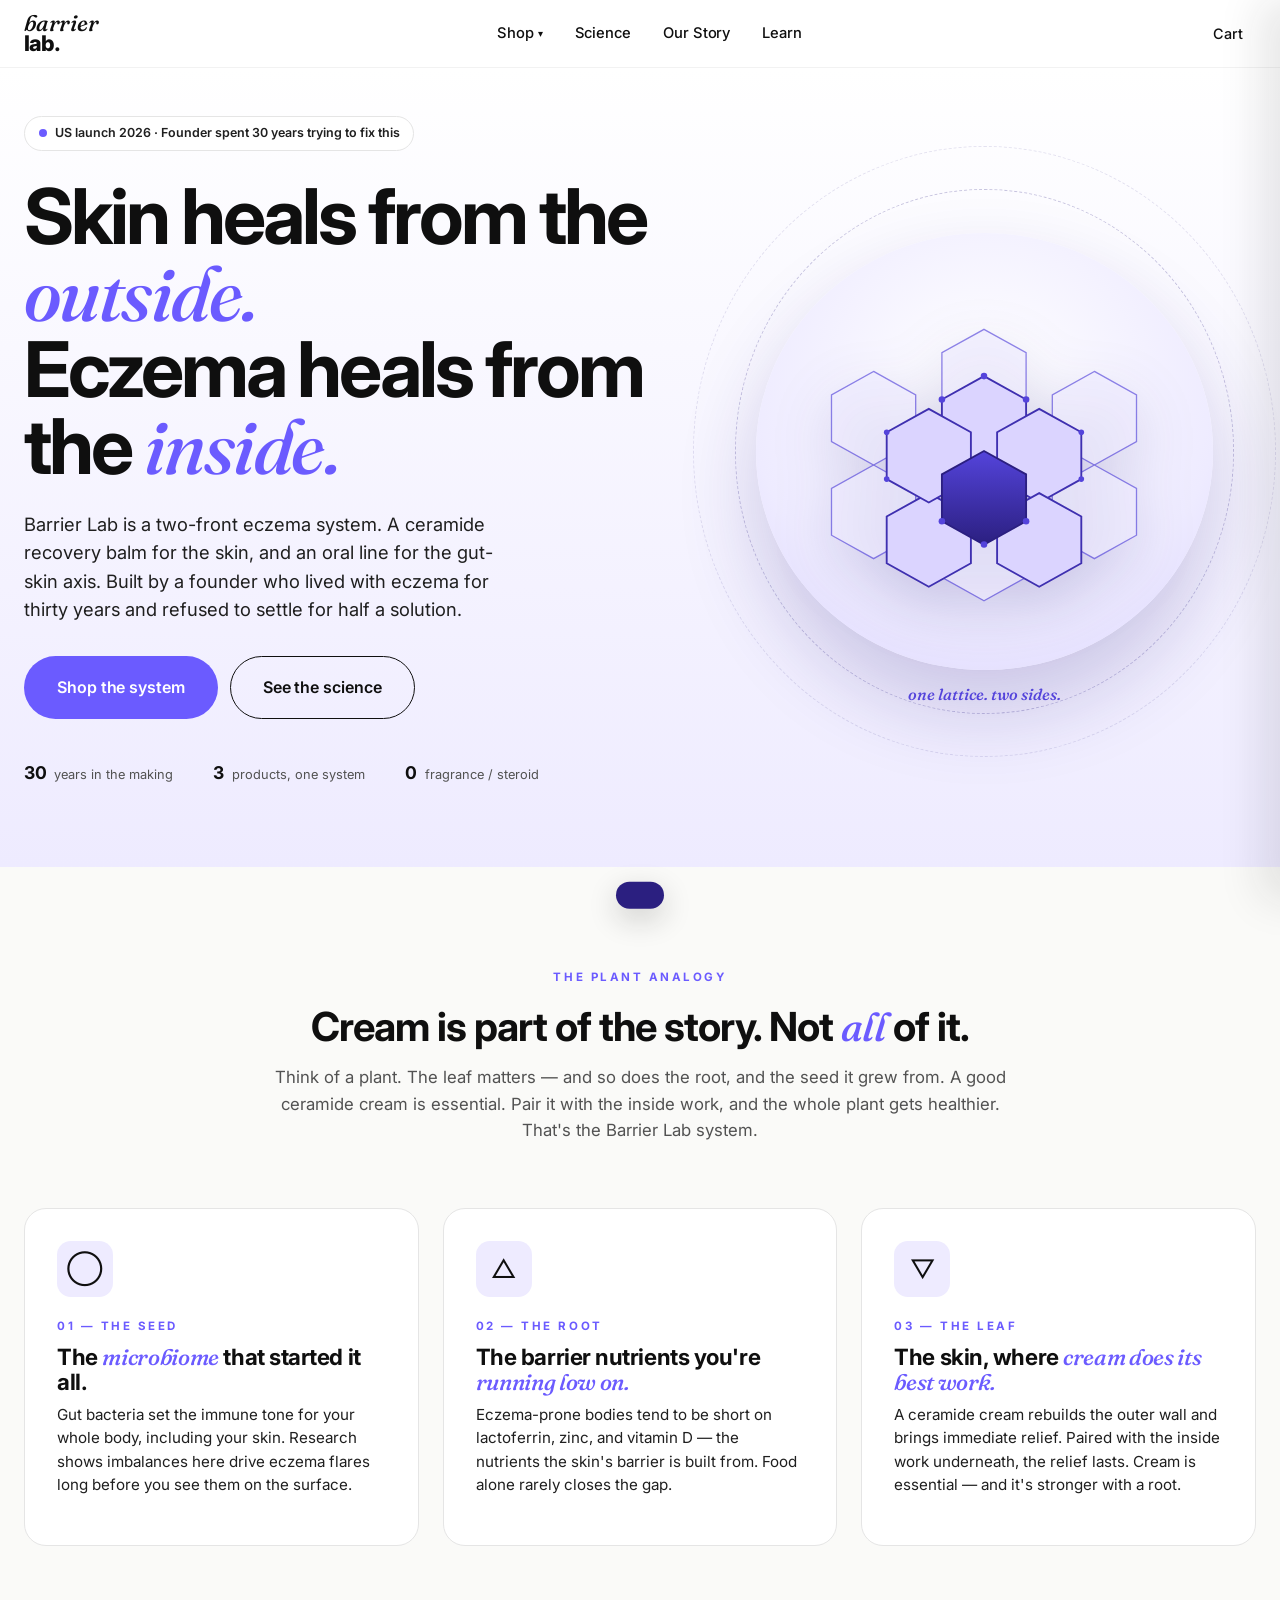
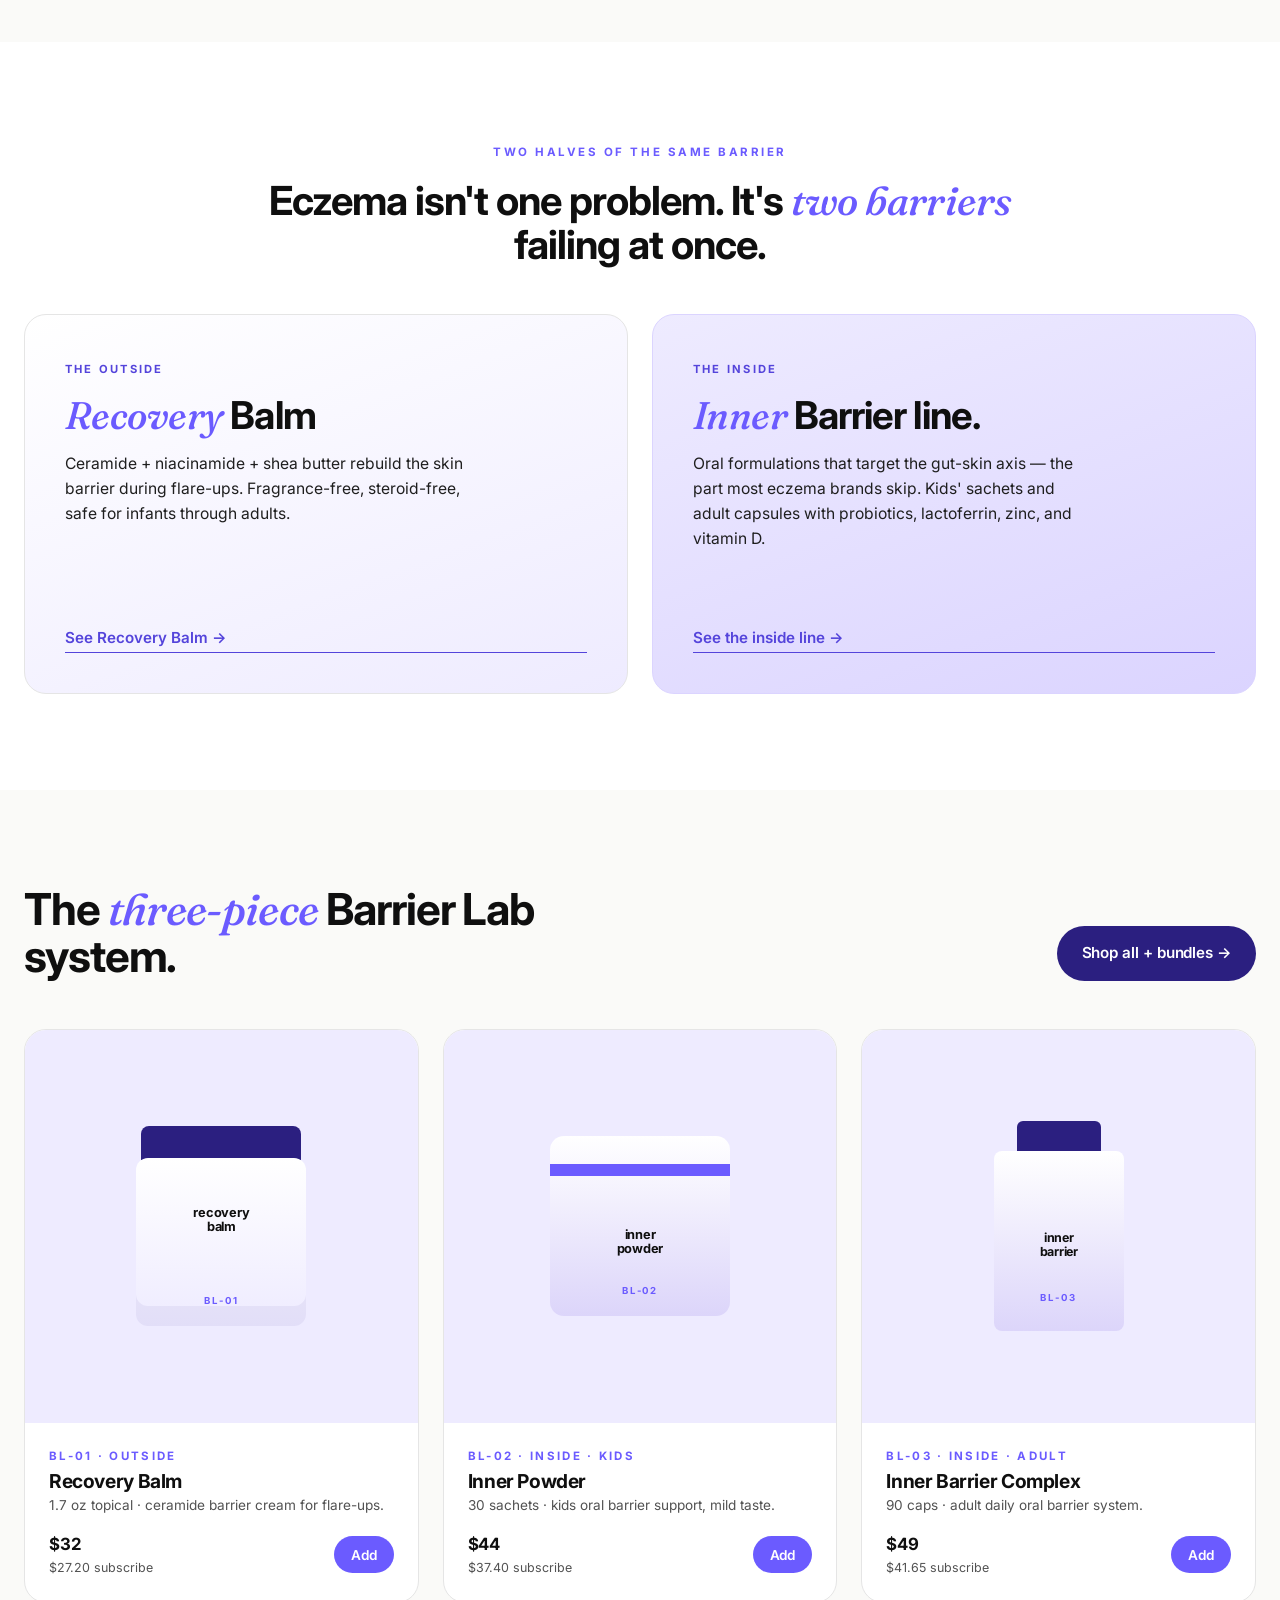
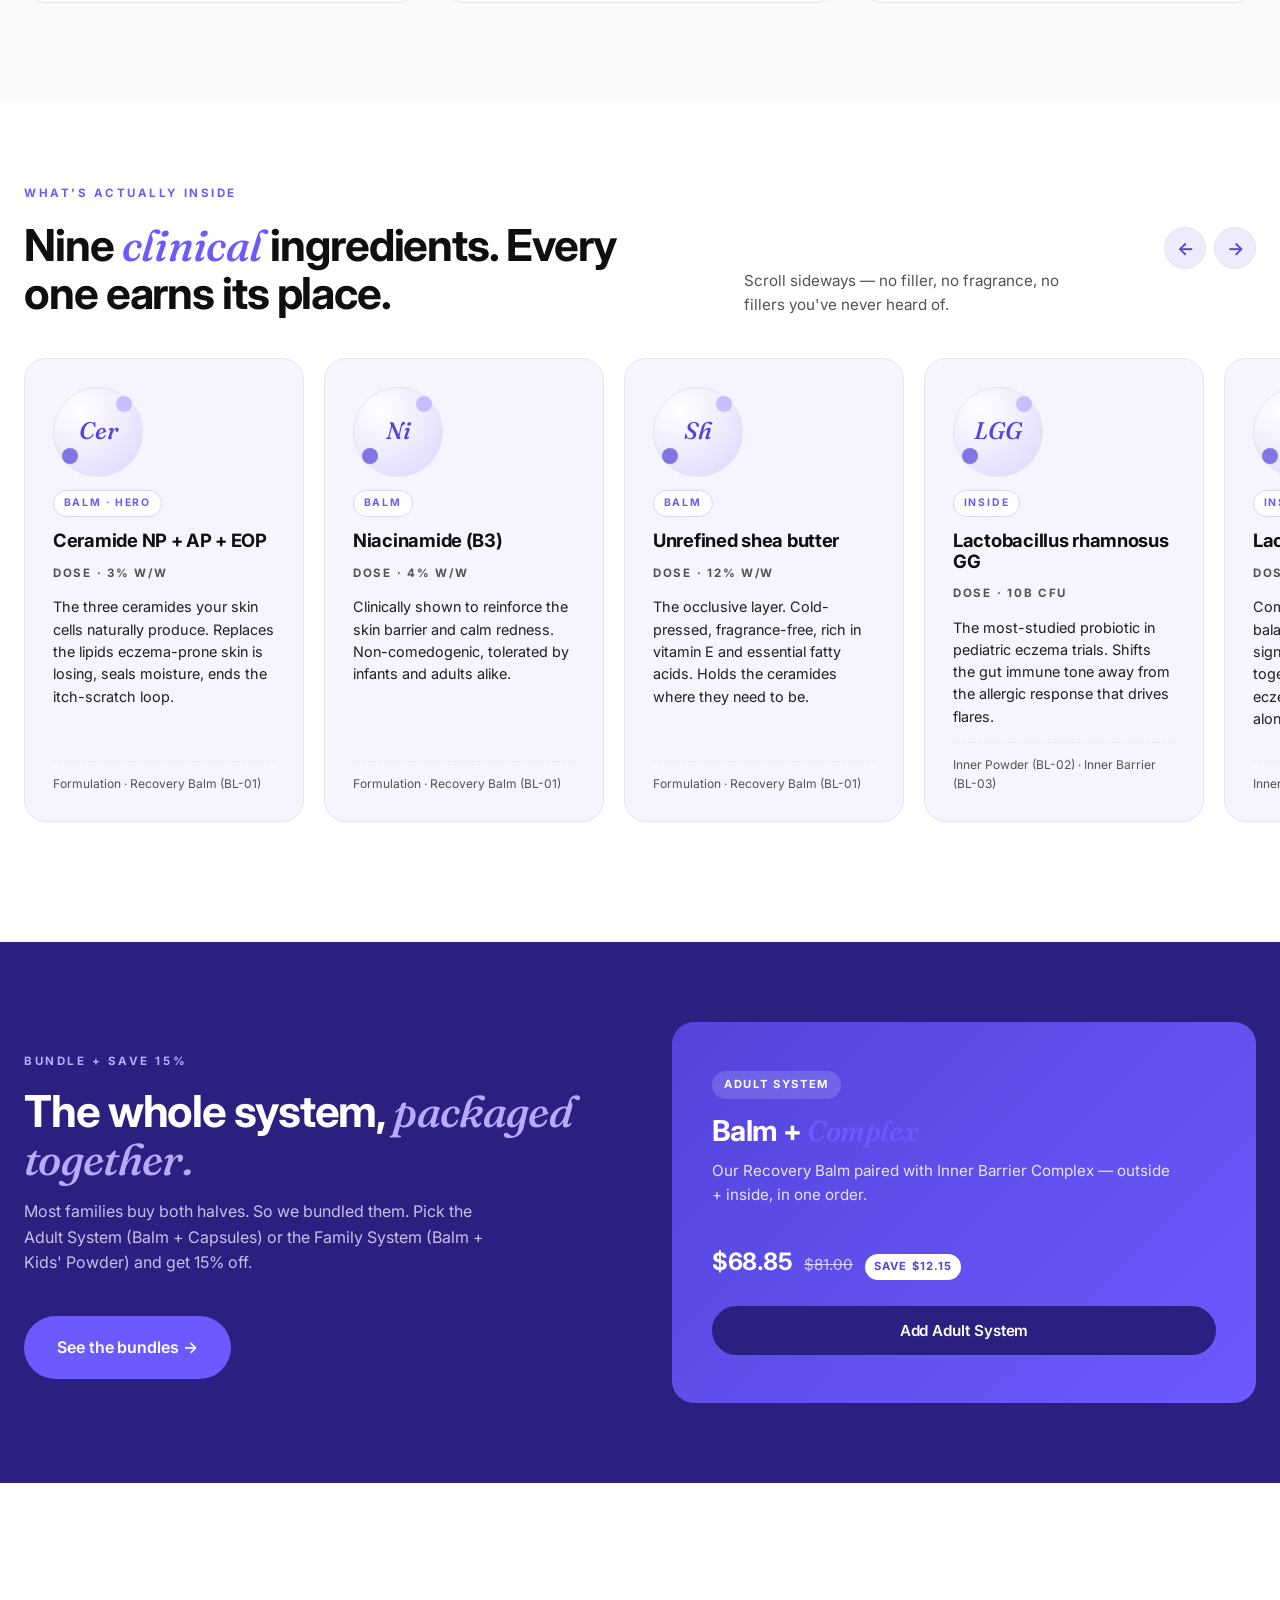
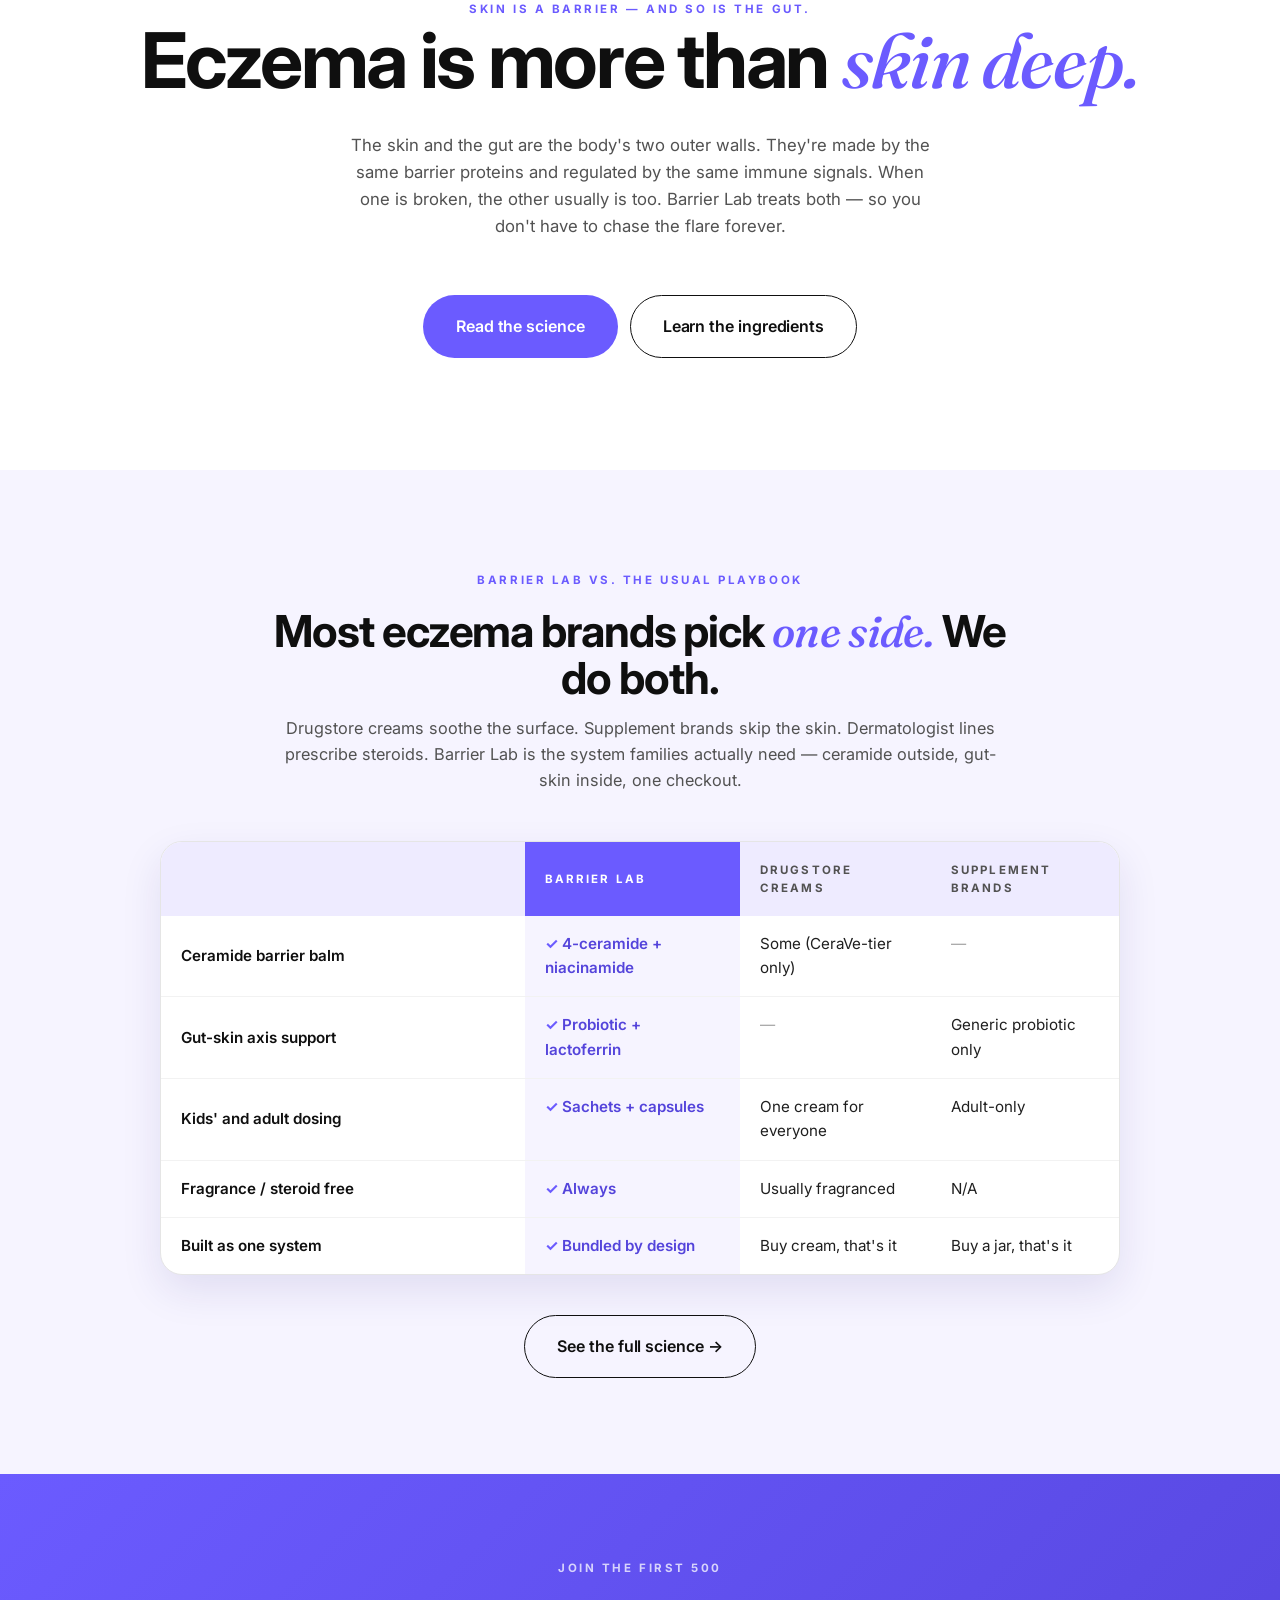
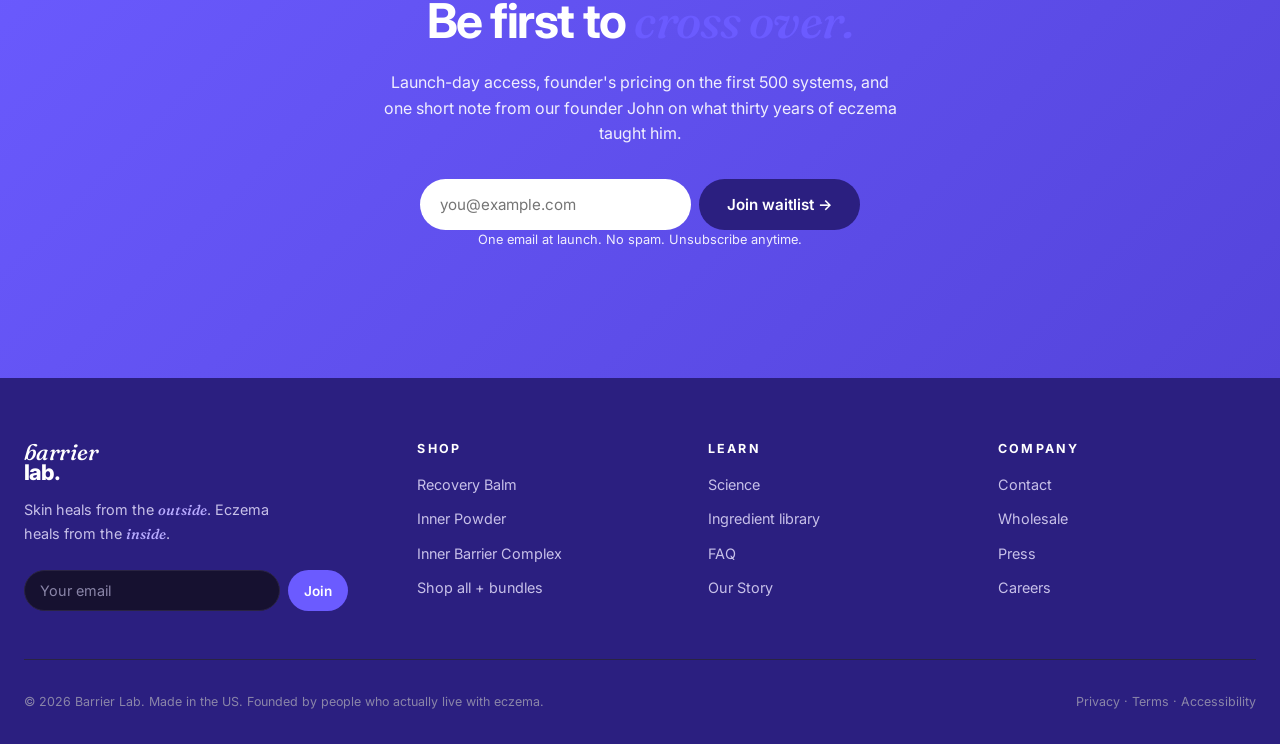
<file: index.html>
<!doctype html>
<html lang="en">
<head>
  <meta charset="utf-8">
  <meta name="viewport" content="width=device-width, initial-scale=1">
  <title>Barrier Lab — Eczema care from the outside and inside.</title>
  <meta name="description" content="Barrier Lab is a two-front eczema system: ceramide recovery on the skin, oral barrier support from within. Built by people who live with eczema.">
  <link rel="icon" type="image/png" href="assets/mark-purple.png">
  <link rel="stylesheet" href="assets/shared.css">
  <style>
    /* ---------- Home-only styles ---------- */

    /* HERO */
    .home-hero {
      position: relative;
      background: linear-gradient(180deg, var(--cream) 0%, var(--lavender) 100%);
      padding: 3rem 0 5rem;
      overflow: hidden;
    }
    .home-hero .badge {
      display: inline-flex; align-items: center; gap: 0.5rem;
      background: white;
      border: 1px solid var(--line);
      padding: 0.4rem 0.85rem;
      border-radius: 999px;
      font-size: 0.78rem;
      font-weight: 600;
      color: var(--ink-soft);
      margin-bottom: 1.75rem;
    }
    .home-hero .badge .dot {
      width: 8px; height: 8px; border-radius: 50%;
      background: var(--purple);
    }
    .home-hero h1 {
      font-size: clamp(2.75rem, 6vw, 5.5rem);
      line-height: 1;
      letter-spacing: -0.04em;
      margin-bottom: 1.5rem;
    }
    .home-hero h1 em {
      font-family: 'Fraunces', serif;
      font-style: italic;
      font-weight: 500;
      color: var(--purple);
      letter-spacing: -0.02em;
    }
    .home-hero .lede {
      font-size: 1.15rem;
      color: var(--ink-soft);
      max-width: 500px;
      margin-bottom: 2rem;
      line-height: 1.55;
    }
    .hero-ctas { display: flex; gap: 0.75rem; flex-wrap: wrap; margin-bottom: 2.5rem; }
    .hero-meta {
      display: flex;
      gap: 2.5rem;
      font-size: 0.8rem;
      color: var(--muted);
      flex-wrap: wrap;
    }
    .hero-meta .hm { display: inline-flex; align-items: baseline; gap: 0.5rem; }
    .hero-meta .num {
      font-weight: 700; color: var(--ink-text);
      font-size: 1.1rem;
      letter-spacing: -0.02em;
    }

    /* Barrier-lattice hero visual — replaces the seed/plant mark in V3 */
    .barrier-visual {
      position: relative;
      aspect-ratio: 1 / 1.05;
      max-width: 520px;
      margin: 0 auto;
    }
    .barrier-visual .barrier-disk {
      position: absolute;
      inset: 10% 6%;
      border-radius: 50%;
      background: radial-gradient(circle at 50% 35%, #ffffff 0%, var(--lavender) 65%, var(--lavender-deep) 100%);
      box-shadow: 0 40px 80px rgba(43, 31, 128, 0.2);
    }
    .barrier-visual svg.barrier-lattice {
      position: absolute;
      left: 50%; top: 50%;
      transform: translate(-50%, -50%);
      width: 72%;
      filter: drop-shadow(0 20px 30px rgba(43, 31, 128, 0.22));
    }
    .barrier-visual .ring {
      position: absolute;
      border: 1px dashed rgba(43, 31, 128, 0.25);
      border-radius: 50%;
    }
    .barrier-visual .ring-1 { inset: 2%; }
    .barrier-visual .ring-2 { inset: -6%; border-color: rgba(43, 31, 128, 0.12); }
    .barrier-visual .spinning { animation: spin 80s linear infinite; }
    @keyframes spin { to { transform: rotate(360deg); } }

    .barrier-caption {
      position: absolute;
      bottom: 3%;
      left: 50%;
      transform: translateX(-50%);
      font-family: 'Fraunces', serif;
      font-style: italic;
      font-weight: 500;
      font-size: 1rem;
      color: var(--purple-deep);
      white-space: nowrap;
      text-align: center;
    }

    /* PLANT ANALOGY ribbon */
    .analogy {
      background: var(--cream-deep);
      padding: 6rem 0;
    }
    .analogy-head {
      text-align: center;
      max-width: 760px;
      margin: 0 auto 4rem;
    }
    .analogy-head h2 em {
      font-family: 'Fraunces', serif; font-style: italic; font-weight: 500;
      color: var(--purple);
    }
    .analogy-head p { color: var(--muted); font-size: 1.05rem; margin-top: 1rem; }
    .analogy-grid {
      display: grid;
      grid-template-columns: repeat(3, 1fr);
      gap: 1.5rem;
      position: relative;
    }
    @media (max-width: 880px) { .analogy-grid { grid-template-columns: 1fr; } }
    .analogy-card {
      background: white;
      border: 1px solid var(--line);
      border-radius: var(--radius-lg);
      padding: 2rem;
      position: relative;
    }
    .analogy-card .ic {
      width: 56px; height: 56px;
      border-radius: 14px;
      background: var(--lavender);
      display: flex; align-items: center; justify-content: center;
      font-size: 1.6rem;
      margin-bottom: 1.25rem;
    }
    .analogy-card .step {
      font-size: 0.72rem; letter-spacing: 0.22em; text-transform: uppercase;
      font-weight: 700; color: var(--purple);
      margin-bottom: 0.6rem;
    }
    .analogy-card h3 {
      font-size: 1.4rem;
      font-family: 'Inter', sans-serif;
      font-weight: 700;
      letter-spacing: -0.02em;
    }
    .analogy-card h3 em {
      font-family: 'Fraunces', serif; font-style: italic; font-weight: 500;
      color: var(--purple);
    }
    .analogy-card p { color: var(--ink-soft); margin-top: 0.5rem; font-size: 0.95rem; line-height: 1.55; }

    /* TWO-FRONT callout */
    .two-front { padding: 6rem 0; background: var(--cream); }
    .two-front-grid {
      display: grid;
      grid-template-columns: 1fr 1fr;
      gap: 1.5rem;
    }
    @media (max-width: 880px) { .two-front-grid { grid-template-columns: 1fr; } }
    .front-card {
      border-radius: var(--radius-lg);
      padding: 2.5rem;
      position: relative;
      overflow: hidden;
      min-height: 380px;
      display: flex;
      flex-direction: column;
      justify-content: space-between;
    }
    .front-card.outside {
      background: linear-gradient(160deg, #FFFFFF 0%, var(--lavender) 100%);
      border: 1px solid var(--line);
    }
    .front-card.inside {
      background: linear-gradient(160deg, var(--lavender) 0%, var(--lavender-deep) 100%);
      border: 1px solid var(--lavender-deep);
    }
    .front-card .front-tag {
      display: inline-block;
      font-size: 0.7rem; font-weight: 700;
      letter-spacing: 0.2em; text-transform: uppercase;
      color: var(--purple-deep); margin-bottom: 1rem;
    }
    .front-card h2 {
      font-size: clamp(1.8rem, 3vw, 2.5rem);
      line-height: 1.05;
      margin-bottom: 1rem;
    }
    .front-card h2 em {
      font-family: 'Fraunces', serif; font-style: italic; font-weight: 500;
      color: var(--purple);
    }
    .front-card p { color: var(--ink-soft); max-width: 400px; font-size: 0.98rem; }
    .front-card .front-link {
      display: inline-block;
      font-size: 0.95rem; font-weight: 600; color: var(--purple-deep);
      border-bottom: 1px solid currentColor; padding-bottom: 2px;
      margin-top: 1rem;
    }

    /* SHOP grid */
    .shop-strip {
      padding: 6rem 0;
      background: var(--cream-deep);
    }
    .shop-strip-head {
      display: flex;
      justify-content: space-between;
      align-items: end;
      margin-bottom: 3rem;
      gap: 2rem;
      flex-wrap: wrap;
    }
    .shop-strip-head h2 {
      font-size: clamp(1.8rem, 3.5vw, 2.75rem);
      max-width: 600px;
    }
    .shop-strip-head h2 em {
      font-family: 'Fraunces', serif; font-style: italic; font-weight: 500;
      color: var(--purple);
    }
    .shop-strip-grid {
      display: grid;
      grid-template-columns: repeat(3, 1fr);
      gap: 1.5rem;
    }
    @media (max-width: 980px) { .shop-strip-grid { grid-template-columns: 1fr; } }

    /* BUNDLE duo callout (like Seed's "Daily essentials duo") */
    .bundle-duo {
      background: var(--ink);
      color: var(--cream);
      padding: 5rem 0;
    }
    .bundle-duo-grid {
      display: grid;
      grid-template-columns: 1fr 1fr;
      gap: 4rem;
      align-items: center;
    }
    @media (max-width: 980px) { .bundle-duo-grid { grid-template-columns: 1fr; } }
    .bundle-duo h2 { color: var(--cream); font-size: clamp(2rem, 3.5vw, 2.75rem); margin-bottom: 1rem; }
    .bundle-duo h2 em {
      font-family: 'Fraunces', serif; font-style: italic; font-weight: 500;
      color: var(--purple-light);
    }
    .bundle-duo p { color: #C7C0E8; font-size: 1rem; max-width: 460px; line-height: 1.6; }
    .bundle-duo-right {
      background: linear-gradient(135deg, var(--purple-deep) 0%, var(--purple) 100%);
      border-radius: var(--radius-lg);
      padding: 3rem 2.5rem;
      color: white;
      min-height: 380px;
      display: flex;
      flex-direction: column;
      justify-content: space-between;
    }
    .bundle-duo-right .chip {
      display: inline-block;
      background: rgba(255,255,255,0.15);
      color: white;
      padding: 0.3rem 0.75rem;
      border-radius: 999px;
      font-size: 0.7rem;
      font-weight: 700;
      letter-spacing: 0.15em;
      text-transform: uppercase;
    }
    .bundle-duo-right h3 { color: white; font-size: 1.8rem; margin: 1rem 0 0.75rem; letter-spacing: -0.02em; }
    .bundle-duo-right h3 em { font-family: 'Fraunces', serif; font-style: italic; font-weight: 500; }
    .bundle-duo-right .price-row {
      display: flex; align-items: baseline; gap: 0.75rem;
      margin: 1.25rem 0 1.5rem;
    }
    .bundle-duo-right .price-row .p { font-weight: 700; font-size: 1.5rem; letter-spacing: -0.02em; }
    .bundle-duo-right .price-row .p-old { text-decoration: line-through; color: rgba(255,255,255,0.7); font-size: 0.95rem; }
    .bundle-duo-right .price-row .save {
      font-size: 0.7rem; background: white; color: var(--purple-deep);
      padding: 0.25rem 0.55rem; border-radius: 999px; font-weight: 700;
      letter-spacing: 0.1em;
    }

    /* Big-type moment */
    .big-type-home {
      padding: 7rem 0;
      text-align: center;
    }
    .big-type-home h2 {
      font-size: clamp(2.5rem, 6vw, 5rem);
      line-height: 1.03;
      max-width: 1000px;
      margin: 0 auto;
      letter-spacing: -0.03em;
    }
    .big-type-home h2 em {
      font-family: 'Fraunces', serif;
      font-style: italic;
      font-weight: 500;
      color: var(--purple);
      letter-spacing: -0.015em;
    }
    .big-type-home p {
      margin-top: 2rem;
      max-width: 600px;
      margin-left: auto; margin-right: auto;
      color: var(--muted);
      font-size: 1.05rem;
    }
    .big-type-home .cta-row {
      margin-top: 2.5rem;
      display: inline-flex; gap: 0.75rem; flex-wrap: wrap; justify-content: center;
    }

    /* COMPARE table — homepage snapshot */
    .compare {
      padding: 6rem 0;
      background: var(--lavender-soft);
    }
    .compare-head {
      text-align: center;
      max-width: 740px;
      margin: 0 auto 3rem;
    }
    .compare-head h2 {
      font-size: clamp(1.9rem, 3.5vw, 2.75rem);
      margin: 1rem 0 0.75rem;
    }
    .compare-head h2 em { font-family: 'Fraunces', serif; font-style: italic; font-weight: 500; color: var(--purple); }
    .compare-head p { color: var(--muted); font-size: 1.02rem; }
    .compare-table-wrap {
      background: white;
      border: 1px solid var(--line);
      border-radius: var(--radius-lg);
      overflow: hidden;
      max-width: 960px;
      margin: 0 auto;
      box-shadow: var(--shadow-card);
    }
    table.compare-table {
      width: 100%;
      border-collapse: collapse;
      font-size: 0.95rem;
    }
    .compare-table thead th {
      text-align: left;
      padding: 1.15rem 1.25rem;
      font-size: 0.72rem;
      letter-spacing: 0.18em;
      text-transform: uppercase;
      font-weight: 700;
      color: var(--muted);
      background: var(--lavender);
      border-bottom: 1px solid var(--line);
    }
    .compare-table thead th.us {
      color: white;
      background: var(--purple);
    }
    .compare-table tbody th {
      text-align: left;
      padding: 1rem 1.25rem;
      font-weight: 600;
      color: var(--ink-text);
      border-bottom: 1px solid var(--line-soft);
      width: 38%;
      font-size: 0.95rem;
    }
    .compare-table tbody td {
      padding: 1rem 1.25rem;
      border-bottom: 1px solid var(--line-soft);
      color: var(--ink-soft);
      vertical-align: top;
    }
    .compare-table tbody td.us {
      background: var(--lavender-soft);
      color: var(--purple-deep);
      font-weight: 600;
    }
    .compare-table tr:last-child th,
    .compare-table tr:last-child td { border-bottom: 0; }
    .compare-check { color: var(--purple); font-weight: 700; }
    .compare-dash { color: var(--muted-soft); }
    @media (max-width: 720px) {
      .compare-table { font-size: 0.85rem; }
      .compare-table thead th,
      .compare-table tbody th,
      .compare-table tbody td { padding: 0.8rem 0.7rem; }
    }

    /* FINAL mission strip */
    .mission {
      padding: 5rem 0 6rem;
      background: linear-gradient(135deg, var(--purple) 0%, var(--purple-deep) 100%);
      color: white;
      text-align: center;
    }
    .mission h3 {
      color: white;
      font-size: clamp(2rem, 4vw, 3rem);
      line-height: 1.05;
      max-width: 780px;
      margin: 0 auto 1.5rem;
      letter-spacing: -0.03em;
    }
    .mission h3 em {
      font-family: 'Fraunces', serif;
      font-style: italic;
      font-weight: 500;
    }
    .mission p { color: rgba(255,255,255,0.9); max-width: 520px; margin: 0 auto 2rem; }
    .mission-form {
      display: flex; gap: 0.5rem; max-width: 440px; margin: 0 auto;
      flex-wrap: wrap; justify-content: center;
    }
    .mission-form input {
      flex: 1; min-width: 220px;
      padding: 1rem 1.25rem; border-radius: 999px; border: 0;
      font-family: inherit; font-size: 0.95rem; color: var(--ink-text);
    }
    .mission-form button {
      padding: 1rem 1.75rem; border-radius: 999px;
      background: var(--ink); color: var(--cream);
      border: 0; font-family: inherit; font-weight: 600;
      font-size: 0.95rem; cursor: pointer;
    }
    .mission-form button:hover { background: var(--cream); color: var(--ink-text); }
    .mission-fine { font-size: 0.8rem; margin-top: 1rem; color: rgba(255,255,255,0.7); }
  </style>
</head>
<body>

  <!-- HERO -->
  <section class="home-hero">
    <div class="container">
      <div class="hero-grid">
        <div>
          <span class="badge"><span class="dot"></span>US launch 2026 · Founder spent 30 years trying to fix this</span>
          <h1>Skin heals from the <em>outside.</em><br>Eczema heals from the <em>inside.</em></h1>
          <p class="lede">Barrier Lab is a two-front eczema system. A ceramide recovery balm for the skin, and an oral line for the gut-skin axis. Built by a founder who lived with eczema for thirty years and refused to settle for half a solution.</p>
          <div class="hero-ctas">
            <a href="shop.html" class="btn btn-primary btn-lg">Shop the system</a>
            <a href="science.html" class="btn btn-outline btn-lg">See the science</a>
          </div>
          <div class="hero-meta">
            <span class="hm"><span class="num">30</span> years in the making</span>
            <span class="hm"><span class="num">3</span> products, one system</span>
            <span class="hm"><span class="num">0</span> fragrance / steroid</span>
          </div>
        </div>

        <div>
          <div class="barrier-visual">
            <div class="ring ring-2"></div>
            <div class="barrier-disk"></div>
            <div class="ring ring-1 spinning"></div>
            <svg class="barrier-lattice" viewBox="0 0 400 400" xmlns="http://www.w3.org/2000/svg" aria-label="Barrier lattice diagram">
              <defs>
                <linearGradient id="bl-grad" x1="0" y1="0" x2="0" y2="1">
                  <stop offset="0%" stop-color="#5444DB"/>
                  <stop offset="100%" stop-color="#2B1F80"/>
                </linearGradient>
              </defs>

              <!-- outer ring of hexagons (softer, background texture) -->
              <g fill="#EEEBFF" stroke="#5444DB" stroke-width="1.4" opacity="0.65">
                <polygon points="200,70 244.98,95 244.98,145 200,170 155.02,145 155.02,95"/>
                <polygon points="317.96,115 362.94,140 362.94,190 317.96,215 272.98,190 272.98,140"/>
                <polygon points="317.96,215 362.94,240 362.94,290 317.96,315 272.98,290 272.98,240"/>
                <polygon points="200,260 244.98,285 244.98,335 200,360 155.02,335 155.02,285"/>
                <polygon points="82.04,215 127.02,240 127.02,290 82.04,315 37.06,290 37.06,240"/>
                <polygon points="82.04,115 127.02,140 127.02,190 82.04,215 37.06,190 37.06,140"/>
              </g>

              <!-- inner ring — the reinforced barrier (solid indigo strokes, lavender fill) -->
              <g fill="#DBD4FF" stroke="#3F30B0" stroke-width="2">
                <polygon points="200,120 244.98,145 244.98,195 200,220 155.02,195 155.02,145"/>
                <polygon points="258.98,155 303.96,180 303.96,230 258.98,255 214,230 214,180"/>
                <polygon points="258.98,245 303.96,270 303.96,320 258.98,345 214,320 214,270"/>
                <polygon points="141.02,245 186,270 186,320 141.02,345 96.04,320 96.04,270"/>
                <polygon points="141.02,155 186,180 186,230 141.02,255 96.04,230 96.04,180"/>
              </g>

              <!-- center hex — core, filled indigo gradient (represents the sealed barrier) -->
              <polygon points="200,200 244.98,225 244.98,275 200,300 155.02,275 155.02,225"
                       fill="url(#bl-grad)" stroke="#2B1F80" stroke-width="2"/>

              <!-- molecular dots (decorative atoms) -->
              <g fill="#5444DB">
                <circle cx="200" cy="120" r="3.5"/>
                <circle cx="244.98" cy="145" r="3.5"/>
                <circle cx="155.02" cy="145" r="3.5"/>
                <circle cx="303.96" cy="180" r="3"/>
                <circle cx="303.96" cy="230" r="3"/>
                <circle cx="96.04" cy="180" r="3"/>
                <circle cx="96.04" cy="230" r="3"/>
                <circle cx="244.98" cy="275" r="3.5"/>
                <circle cx="155.02" cy="275" r="3.5"/>
                <circle cx="200" cy="300" r="3.5"/>
              </g>
            </svg>
            <span class="barrier-caption">one lattice. two sides.</span>
          </div>
        </div>
      </div>
    </div>
  </section>

  <!-- PLANT ANALOGY: seed → root → leaf -->
  <section class="analogy">
    <div class="container">
      <div class="analogy-head">
        <span class="kicker">The plant analogy</span>
        <h2 class="mt-2">Cream is part of the story. Not <em>all</em> of it.</h2>
        <p>Think of a plant. The leaf matters — and so does the root, and the seed it grew from. A good ceramide cream is essential. Pair it with the inside work, and the whole plant gets healthier. That's the Barrier Lab system.</p>
      </div>
      <div class="analogy-grid">
        <div class="analogy-card">
          <div class="ic">◯</div>
          <div class="step">01 — The seed</div>
          <h3>The <em>microbiome</em> that started it all.</h3>
          <p>Gut bacteria set the immune tone for your whole body, including your skin. Research shows imbalances here drive eczema flares long before you see them on the surface.</p>
        </div>
        <div class="analogy-card">
          <div class="ic">△</div>
          <div class="step">02 — The root</div>
          <h3>The barrier nutrients you're <em>running low on.</em></h3>
          <p>Eczema-prone bodies tend to be short on lactoferrin, zinc, and vitamin D — the nutrients the skin's barrier is built from. Food alone rarely closes the gap.</p>
        </div>
        <div class="analogy-card">
          <div class="ic">▽</div>
          <div class="step">03 — The leaf</div>
          <h3>The skin, where <em>cream does its best work.</em></h3>
          <p>A ceramide cream rebuilds the outer wall and brings immediate relief. Paired with the inside work underneath, the relief lasts. Cream is essential — and it's stronger with a root.</p>
        </div>
      </div>
    </div>
  </section>

  <!-- TWO FRONT -->
  <section class="two-front">
    <div class="container">
      <div style="text-align:center; margin-bottom:3rem;">
        <span class="kicker">Two halves of the same barrier</span>
        <h2 style="margin-top:1rem; max-width: 800px; margin-left: auto; margin-right: auto;">Eczema isn't one problem. It's <em>two barriers</em> failing at once.</h2>
      </div>
      <div class="two-front-grid">
        <div class="front-card outside">
          <div>
            <span class="front-tag">The outside</span>
            <h2><em>Recovery</em> Balm</h2>
            <p>Ceramide + niacinamide + shea butter rebuild the skin barrier during flare-ups. Fragrance-free, steroid-free, safe for infants through adults.</p>
          </div>
          <a href="recovery-balm.html" class="front-link">See Recovery Balm →</a>
        </div>
        <div class="front-card inside">
          <div>
            <span class="front-tag">The inside</span>
            <h2><em>Inner</em> Barrier line.</h2>
            <p>Oral formulations that target the gut-skin axis — the part most eczema brands skip. Kids' sachets and adult capsules with probiotics, lactoferrin, zinc, and vitamin D.</p>
          </div>
          <a href="science.html" class="front-link">See the inside line →</a>
        </div>
      </div>
    </div>
  </section>

  <!-- SHOP strip: 3 products -->
  <section class="shop-strip" id="shop">
    <div class="container">
      <div class="shop-strip-head">
        <h2>The <em>three-piece</em> Barrier Lab system.</h2>
        <a href="shop.html" class="btn btn-ink">Shop all + bundles →</a>
      </div>
      <div class="shop-strip-grid">

        <!-- BL-01 -->
        <article class="product-card">
          <a href="recovery-balm.html" class="pc-visual" aria-label="Recovery Balm">
            <div class="viz-jar">
              <span class="viz-label">recovery<br>balm</span>
              <span class="viz-code">BL-01</span>
            </div>
          </a>
          <div class="pc-body">
            <div class="pc-code">BL-01 · OUTSIDE</div>
            <h3 class="pc-name">Recovery Balm</h3>
            <p class="pc-tag">1.7 oz topical · ceramide barrier cream for flare-ups.</p>
            <div style="display:flex; justify-content:space-between; align-items:center; margin-top:1rem;">
              <div>
                <div class="pc-price">$32</div>
                <div class="pc-sub">$27.20 subscribe</div>
              </div>
              <button class="btn btn-primary btn-sm js-add-to-cart" data-sku="bl-01">Add</button>
            </div>
          </div>
        </article>

        <!-- BL-02 -->
        <article class="product-card">
          <a href="inner-powder.html" class="pc-visual" aria-label="Inner Powder">
            <div class="viz-tin">
              <span class="viz-label">inner<br>powder</span>
              <span class="viz-code">BL-02</span>
            </div>
          </a>
          <div class="pc-body">
            <div class="pc-code">BL-02 · INSIDE · KIDS</div>
            <h3 class="pc-name">Inner Powder</h3>
            <p class="pc-tag">30 sachets · kids oral barrier support, mild taste.</p>
            <div style="display:flex; justify-content:space-between; align-items:center; margin-top:1rem;">
              <div>
                <div class="pc-price">$44</div>
                <div class="pc-sub">$37.40 subscribe</div>
              </div>
              <button class="btn btn-primary btn-sm js-add-to-cart" data-sku="bl-02">Add</button>
            </div>
          </div>
        </article>

        <!-- BL-03 -->
        <article class="product-card">
          <a href="inner-barrier.html" class="pc-visual" aria-label="Inner Barrier Complex">
            <div class="viz-bottle">
              <span class="viz-label">inner<br>barrier</span>
              <span class="viz-code">BL-03</span>
            </div>
          </a>
          <div class="pc-body">
            <div class="pc-code">BL-03 · INSIDE · ADULT</div>
            <h3 class="pc-name">Inner Barrier Complex</h3>
            <p class="pc-tag">90 caps · adult daily oral barrier system.</p>
            <div style="display:flex; justify-content:space-between; align-items:center; margin-top:1rem;">
              <div>
                <div class="pc-price">$49</div>
                <div class="pc-sub">$41.65 subscribe</div>
              </div>
              <button class="btn btn-primary btn-sm js-add-to-cart" data-sku="bl-03">Add</button>
            </div>
          </div>
        </article>
      </div>
    </div>
  </section>

  <!-- INGREDIENT RAIL (Seed-style horizontal scroll) -->
  <section class="rail" id="ingredients">
    <div class="container">
      <div class="rail-head">
        <div>
          <span class="kicker">What's actually inside</span>
          <h2 class="mt-2">Nine <em>clinical</em> ingredients. Every one earns its place.</h2>
        </div>
        <p>Scroll sideways — no filler, no fragrance, no fillers you've never heard of.</p>
        <div class="rail-controls">
          <button class="rail-btn" id="railPrev" aria-label="Scroll left">←</button>
          <button class="rail-btn" id="railNext" aria-label="Scroll right">→</button>
        </div>
      </div>
      <div class="rail-track" id="railTrack">

        <article class="rail-card">
          <div class="rail-molecule">Cer</div>
          <span class="rail-badge">Balm · hero</span>
          <h4>Ceramide NP + AP + EOP</h4>
          <div class="rail-dose">Dose · 3% w/w</div>
          <p>The three ceramides your skin cells naturally produce. Replaces the lipids eczema-prone skin is losing, seals moisture, ends the itch-scratch loop.</p>
          <div class="rail-source">Formulation · Recovery Balm (BL-01)</div>
        </article>

        <article class="rail-card">
          <div class="rail-molecule">Ni</div>
          <span class="rail-badge">Balm</span>
          <h4>Niacinamide (B3)</h4>
          <div class="rail-dose">Dose · 4% w/w</div>
          <p>Clinically shown to reinforce the skin barrier and calm redness. Non-comedogenic, tolerated by infants and adults alike.</p>
          <div class="rail-source">Formulation · Recovery Balm (BL-01)</div>
        </article>

        <article class="rail-card">
          <div class="rail-molecule">Sh</div>
          <span class="rail-badge">Balm</span>
          <h4>Unrefined shea butter</h4>
          <div class="rail-dose">Dose · 12% w/w</div>
          <p>The occlusive layer. Cold-pressed, fragrance-free, rich in vitamin E and essential fatty acids. Holds the ceramides where they need to be.</p>
          <div class="rail-source">Formulation · Recovery Balm (BL-01)</div>
        </article>

        <article class="rail-card">
          <div class="rail-molecule">LGG</div>
          <span class="rail-badge">Inside</span>
          <h4>Lactobacillus rhamnosus GG</h4>
          <div class="rail-dose">Dose · 10B CFU</div>
          <p>The most-studied probiotic in pediatric eczema trials. Shifts the gut immune tone away from the allergic response that drives flares.</p>
          <div class="rail-source">Inner Powder (BL-02) · Inner Barrier (BL-03)</div>
        </article>

        <article class="rail-card">
          <div class="rail-molecule">Lp</div>
          <span class="rail-badge">Inside · adult</span>
          <h4>Lactobacillus paracasei</h4>
          <div class="rail-dose">Dose · 5B CFU</div>
          <p>Complementary strain that balances Th1/Th2 immune signaling. Pairs with LGG — together, they cover more of the eczema mechanism than either alone.</p>
          <div class="rail-source">Inner Barrier Complex (BL-03)</div>
        </article>

        <article class="rail-card">
          <div class="rail-molecule">Lf</div>
          <span class="rail-badge">Inside · hero</span>
          <h4>Lactoferrin</h4>
          <div class="rail-dose">Dose · 200 mg</div>
          <p>The iron-binding protein in breast milk. Caps the overgrowth of eczema-linked staph and feeds the microbiome's good actors.</p>
          <div class="rail-source">Inner Powder (BL-02) · Inner Barrier (BL-03)</div>
        </article>

        <article class="rail-card">
          <div class="rail-molecule">Zn</div>
          <span class="rail-badge">Inside</span>
          <h4>Zinc bisglycinate</h4>
          <div class="rail-dose">Dose · 15 mg</div>
          <p>Bioavailable zinc — the mineral skin-barrier proteins are literally built from. Most eczema-prone kids and adults are mildly deficient.</p>
          <div class="rail-source">Inner Barrier Complex (BL-03)</div>
        </article>

        <article class="rail-card">
          <div class="rail-molecule">D3</div>
          <span class="rail-badge">Inside</span>
          <h4>Vitamin D3 (cholecalciferol)</h4>
          <div class="rail-dose">Dose · 2000 IU</div>
          <p>Regulates skin antimicrobial peptides and immune tolerance. Low vitamin D is one of the most consistent findings in atopic dermatitis research.</p>
          <div class="rail-source">Inner Barrier Complex (BL-03)</div>
        </article>

        <article class="rail-card">
          <div class="rail-molecule">Qc</div>
          <span class="rail-badge">Inside · adult</span>
          <h4>Quercetin + Vitamin C</h4>
          <div class="rail-dose">Dose · 250 mg + 100 mg</div>
          <p>Natural mast-cell stabilizer pairing. Helps quiet the histamine response that keeps flares itching through the night.</p>
          <div class="rail-source">Inner Barrier Complex (BL-03)</div>
        </article>

      </div>
    </div>
  </section>

  <!-- BUNDLE DUO (Seed-style "essentials duo") -->
  <section class="bundle-duo">
    <div class="container">
      <div class="bundle-duo-grid">
        <div>
          <span class="kicker" style="color: var(--purple-light);">Bundle + save 15%</span>
          <h2 style="margin-top:1rem;">The whole system, <em>packaged together.</em></h2>
          <p>Most families buy both halves. So we bundled them. Pick the Adult System (Balm + Capsules) or the Family System (Balm + Kids' Powder) and get 15% off.</p>
          <a href="shop.html#bundles" class="btn btn-primary btn-lg" style="margin-top:1.5rem;">See the bundles →</a>
        </div>
        <div class="bundle-duo-right">
          <div>
            <span class="chip">Adult system</span>
            <h3>Balm + <em>Complex</em></h3>
            <p style="color: rgba(255,255,255,0.85); font-size: 0.95rem;">Our Recovery Balm paired with Inner Barrier Complex — outside + inside, in one order.</p>
          </div>
          <div>
            <div class="price-row">
              <span class="p">$68.85</span>
              <span class="p-old">$81.00</span>
              <span class="save">SAVE $12.15</span>
            </div>
            <button class="btn btn-ink btn-full js-add-to-cart" data-sku="bl-bundle-adult" style="background: var(--ink); color: white;">Add Adult System</button>
          </div>
        </div>
      </div>
    </div>
  </section>

  <!-- BIG TYPE moment -->
  <section class="big-type-home">
    <div class="container">
      <span class="kicker">Skin is a barrier — and so is the gut.</span>
      <h2 class="mt-2">Eczema is more than <em>skin deep.</em></h2>
      <p>The skin and the gut are the body's two outer walls. They're made by the same barrier proteins and regulated by the same immune signals. When one is broken, the other usually is too. Barrier Lab treats both — so you don't have to chase the flare forever.</p>
      <div class="cta-row">
        <a href="science.html" class="btn btn-primary btn-lg">Read the science</a>
        <a href="learn.html" class="btn btn-outline btn-lg">Learn the ingredients</a>
      </div>
    </div>
  </section>

  <!-- COMPARE table -->
  <section class="compare">
    <div class="container">
      <div class="compare-head">
        <span class="kicker">Barrier Lab vs. the usual playbook</span>
        <h2>Most eczema brands pick <em>one side.</em> We do both.</h2>
        <p>Drugstore creams soothe the surface. Supplement brands skip the skin. Dermatologist lines prescribe steroids. Barrier Lab is the system families actually need — ceramide outside, gut-skin inside, one checkout.</p>
      </div>
      <div class="compare-table-wrap">
        <table class="compare-table">
          <thead>
            <tr>
              <th></th>
              <th class="us">Barrier Lab</th>
              <th>Drugstore creams</th>
              <th>Supplement brands</th>
            </tr>
          </thead>
          <tbody>
            <tr>
              <th>Ceramide barrier balm</th>
              <td class="us"><span class="compare-check">✓</span> 4-ceramide + niacinamide</td>
              <td>Some (CeraVe-tier only)</td>
              <td><span class="compare-dash">—</span></td>
            </tr>
            <tr>
              <th>Gut-skin axis support</th>
              <td class="us"><span class="compare-check">✓</span> Probiotic + lactoferrin</td>
              <td><span class="compare-dash">—</span></td>
              <td>Generic probiotic only</td>
            </tr>
            <tr>
              <th>Kids' and adult dosing</th>
              <td class="us"><span class="compare-check">✓</span> Sachets + capsules</td>
              <td>One cream for everyone</td>
              <td>Adult-only</td>
            </tr>
            <tr>
              <th>Fragrance / steroid free</th>
              <td class="us"><span class="compare-check">✓</span> Always</td>
              <td>Usually fragranced</td>
              <td>N/A</td>
            </tr>
            <tr>
              <th>Built as one system</th>
              <td class="us"><span class="compare-check">✓</span> Bundled by design</td>
              <td>Buy cream, that's it</td>
              <td>Buy a jar, that's it</td>
            </tr>
          </tbody>
        </table>
      </div>
      <div style="text-align:center; margin-top: 2.5rem;">
        <a href="science.html" class="btn btn-outline btn-lg">See the full science →</a>
      </div>
    </div>
  </section>

  <!-- MISSION / WAITLIST STRIP -->
  <section class="mission">
    <div class="container">
      <span class="kicker" style="color: rgba(255,255,255,0.75);">Join the first 500</span>
      <h3 style="margin-top: 1rem;">Be first to <em>cross over.</em></h3>
      <p>Launch-day access, founder's pricing on the first 500 systems, and one short note from our founder John on what thirty years of eczema taught him.</p>
      <form class="mission-form" onsubmit="event.preventDefault(); BarrierLab.handleSignup(this);">
        <input type="email" required placeholder="you@example.com" aria-label="Email address">
        <button type="submit">Join waitlist →</button>
      </form>
      <p class="mission-fine">One email at launch. No spam. Unsubscribe anytime.</p>
    </div>
  </section>

  <script src="assets/shared.js"></script>
  <script>
    // Horizontal rail scroll controls
    (function () {
      const track = document.getElementById('railTrack');
      const prev = document.getElementById('railPrev');
      const next = document.getElementById('railNext');
      if (!track || !prev || !next) return;
      const step = () => {
        const card = track.querySelector('.rail-card');
        if (!card) return 300;
        return card.getBoundingClientRect().width + 20;
      };
      prev.addEventListener('click', () => track.scrollBy({ left: -step(), behavior: 'smooth' }));
      next.addEventListener('click', () => track.scrollBy({ left: step(), behavior: 'smooth' }));
    })();
  </script>
</body>
</html>
</file>
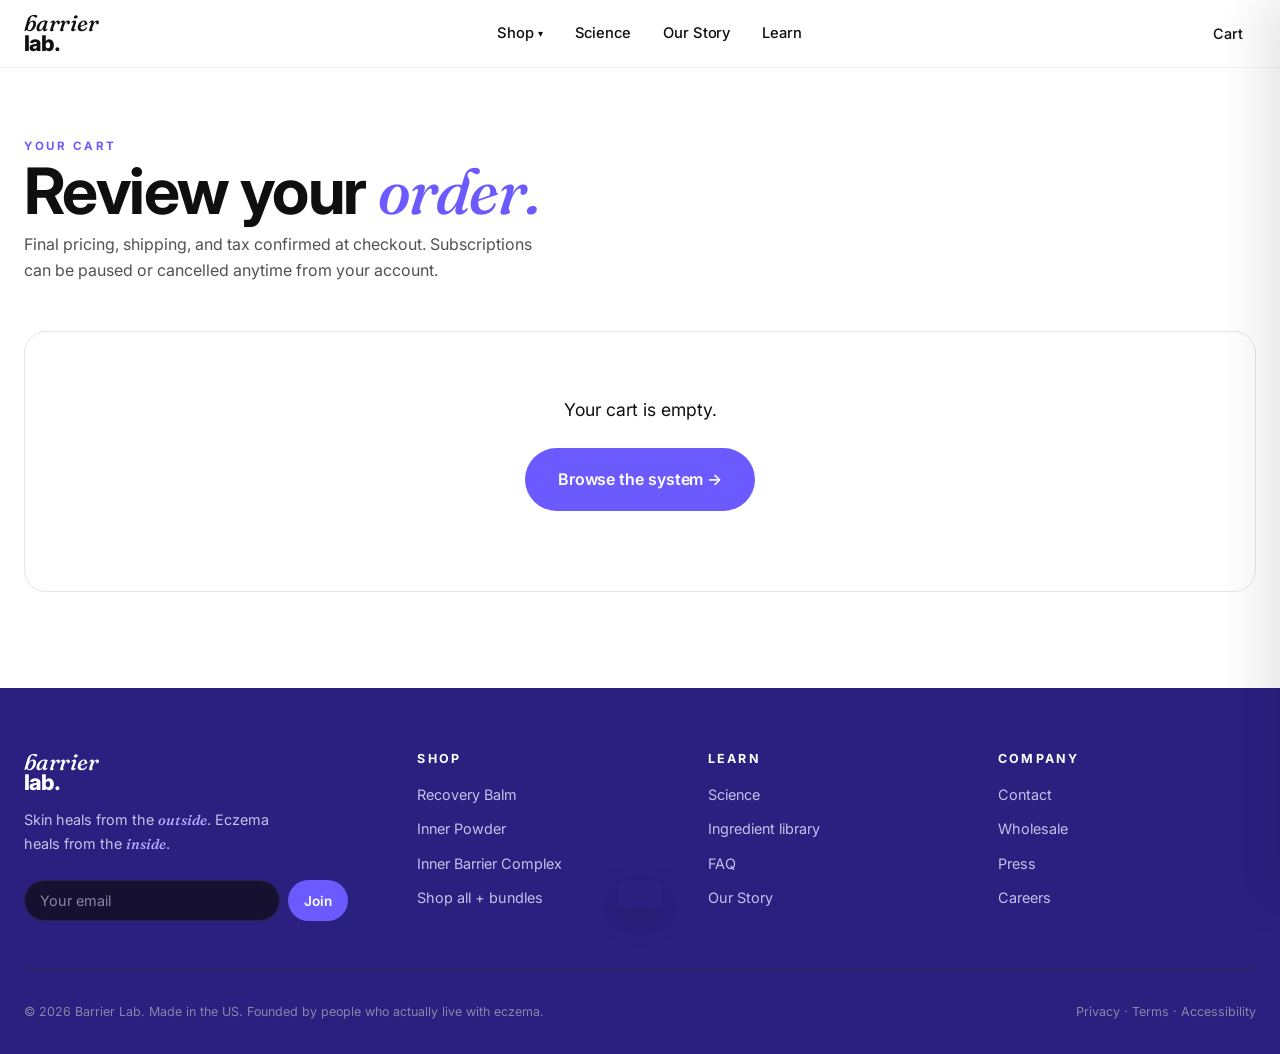
<file: cart.html>
<!doctype html>
<html lang="en">
<head>
  <meta charset="utf-8">
  <meta name="viewport" content="width=device-width, initial-scale=1">
  <title>Cart — Barrier Lab</title>
  <link rel="icon" type="image/png" href="assets/mark-purple.png">
  <link rel="stylesheet" href="assets/shared.css">
  <style>
    .cart-page { padding: 4rem 0 6rem; }
    .cart-page h1 { margin-bottom: 0.5rem; }
    .cart-page h1 em { font-family: 'Fraunces', serif; font-style: italic; font-weight: 500; color: var(--purple); }
    .cart-layout {
      display: grid;
      grid-template-columns: 1.6fr 1fr;
      gap: 3rem;
      margin-top: 3rem;
      align-items: start;
    }
    @media (max-width: 900px) { .cart-layout { grid-template-columns: 1fr; } }

    .cart-table { background: white; border: 1px solid var(--line); border-radius: var(--radius-lg); overflow: hidden; }
    .cart-row {
      display: grid;
      grid-template-columns: 90px 1fr auto;
      gap: 1.5rem;
      padding: 1.5rem;
      border-bottom: 1px solid var(--line-soft);
      align-items: center;
    }
    .cart-row:last-child { border-bottom: 0; }
    .cart-row-thumb {
      width: 90px; height: 90px;
      background: var(--lavender);
      border-radius: 12px;
      display: flex; align-items: center; justify-content: center;
      font-weight: 700; color: var(--purple-deep);
      font-size: 1.2rem;
    }
    .cart-row-name { font-weight: 600; font-size: 1rem; margin-bottom: 0.2rem; }
    .cart-row-meta { font-size: 0.85rem; color: var(--muted); margin-bottom: 0.5rem; }
    .cart-row-qty { display: inline-flex; align-items: center; gap: 0.5rem; font-size: 0.9rem; }
    .cart-row-qty button {
      width: 28px; height: 28px; border-radius: 999px;
      border: 1px solid var(--line); background: white;
      cursor: pointer; font-size: 0.9rem; line-height: 1;
    }
    .cart-row-remove {
      background: transparent; border: 0;
      color: var(--muted); font-size: 0.8rem;
      cursor: pointer; padding: 0;
      margin-left: 1rem;
    }
    .cart-row-remove:hover { color: var(--purple-deep); text-decoration: underline; }
    .cart-row-price { font-weight: 700; font-size: 1.1rem; text-align: right; white-space: nowrap; }

    .cart-empty-page {
      padding: 4rem 2rem;
      text-align: center;
      background: white;
      border: 1px solid var(--line);
      border-radius: var(--radius-lg);
    }

    .summary {
      background: white;
      border: 1px solid var(--line);
      border-radius: var(--radius-lg);
      padding: 2rem;
      position: sticky;
      top: calc(var(--nav-h) + 1rem);
    }
    .summary h3 { font-size: 1rem; letter-spacing: -0.01em; margin-bottom: 1.25rem; }
    .summary-row {
      display: flex; justify-content: space-between;
      font-size: 0.95rem; padding: 0.5rem 0;
    }
    .summary-row.total {
      border-top: 1px solid var(--line);
      margin-top: 0.5rem; padding-top: 1rem;
      font-weight: 700; font-size: 1.1rem;
    }
    .summary-note { font-size: 0.78rem; color: var(--muted); margin: 0.75rem 0 1.5rem; }
    .summary .promo {
      display: flex; gap: 0.5rem; margin: 1.25rem 0;
    }
    .summary .promo input {
      flex: 1; padding: 0.7rem 1rem; border-radius: 999px;
      border: 1px solid var(--line); background: var(--cream); color: var(--ink-text);
      font-family: inherit; font-size: 0.9rem;
    }
    .summary .promo button {
      padding: 0.7rem 1.1rem; border-radius: 999px;
      background: var(--ink); color: white; border: 0;
      cursor: pointer; font-weight: 600; font-size: 0.85rem;
      font-family: inherit;
    }
    .shopify-strip {
      display: flex;
      gap: 0.75rem;
      align-items: center;
      padding: 0.75rem 1rem;
      background: var(--cream);
      border-radius: 12px;
      margin-top: 1rem;
      font-size: 0.8rem;
      color: var(--muted);
    }
    .shopify-strip strong { color: var(--ink-text); font-weight: 600; }
  </style>
</head>
<body>

  <section class="cart-page">
    <div class="container">
      <span class="kicker">Your cart</span>
      <h1>Review your <em>order.</em></h1>
      <p class="muted" style="max-width: 520px;">Final pricing, shipping, and tax confirmed at checkout. Subscriptions can be paused or cancelled anytime from your account.</p>

      <div class="cart-layout" id="cartLayout">
        <!-- rendered by script -->
      </div>
    </div>
  </section>

  <script src="assets/shared.js"></script>
  <script>
    const CATALOG = window.BarrierLab.catalog;

    function renderCartPage() {
      const cart = window.BarrierLab.loadCart();
      const layout = document.getElementById('cartLayout');

      if (cart.length === 0) {
        layout.innerHTML = `
          <div class="cart-empty-page" style="grid-column: 1 / -1;">
            <p style="font-size: 1.1rem;">Your cart is empty.</p>
            <p style="margin-top: 1.5rem;"><a href="shop.html" class="btn btn-primary btn-lg">Browse the system →</a></p>
          </div>`;
        return;
      }

      const subtotal = window.BarrierLab.cartSubtotal();
      const shipping = subtotal >= 50 ? 0 : 6.5;
      const tax = subtotal * 0.0875;
      const total = subtotal + shipping + tax;

      const rows = cart.map((item, i) => {
        const p = CATALOG[item.sku];
        const price = item.subscribe ? p.subPrice : p.price;
        const lineTotal = (price * item.qty).toFixed(2);
        return `
          <div class="cart-row">
            <div class="cart-row-thumb">${p.initial}</div>
            <div>
              <div class="cart-row-name">${p.name}${item.subscribe ? ' · Subscribe' : ''}</div>
              <div class="cart-row-meta">${p.code} · ${p.shortTag} · $${price.toFixed(2)} ea</div>
              <div class="cart-row-qty">
                <button data-action="dec" data-idx="${i}" aria-label="Decrease">−</button>
                <span>${item.qty}</span>
                <button data-action="inc" data-idx="${i}" aria-label="Increase">+</button>
                <button class="cart-row-remove" data-action="rm" data-idx="${i}">Remove</button>
              </div>
            </div>
            <div class="cart-row-price">$${lineTotal}</div>
          </div>`;
      }).join('');

      layout.innerHTML = `
        <div class="cart-table">${rows}</div>
        <div class="summary">
          <h3>Order summary</h3>
          <div class="summary-row"><span>Subtotal</span><span>$${subtotal.toFixed(2)}</span></div>
          <div class="summary-row"><span>Shipping${shipping === 0 ? ' (free over $50)' : ''}</span><span>${shipping === 0 ? 'FREE' : '$' + shipping.toFixed(2)}</span></div>
          <div class="summary-row"><span>Estimated tax</span><span>$${tax.toFixed(2)}</span></div>
          <div class="summary-row total"><span>Estimated total</span><span>$${total.toFixed(2)}</span></div>

          <div class="promo">
            <input type="text" placeholder="Promo code" aria-label="Promo code">
            <button type="button">Apply</button>
          </div>

          <a href="checkout.html" class="btn btn-primary btn-full btn-lg">Continue to checkout →</a>
          <p class="summary-note">Checkout is encrypted. No account required.</p>

          <div class="shopify-strip">
            <span style="font-size: 1.1rem;">⬢</span>
            <span><strong>Shopify-ready.</strong> At launch, this button routes to Shopify's secure checkout. Today it's a demo of what your customers will see.</span>
          </div>
        </div>
      `;

      // Wire up qty + remove
      layout.querySelectorAll('[data-action]').forEach(btn => {
        btn.addEventListener('click', () => {
          const idx = Number(btn.dataset.idx);
          const a = btn.dataset.action;
          const c = window.BarrierLab.loadCart();
          if (a === 'inc') window.BarrierLab.setQty(idx, c[idx].qty + 1);
          if (a === 'dec') window.BarrierLab.setQty(idx, c[idx].qty - 1);
          if (a === 'rm') window.BarrierLab.removeItem(idx);
          renderCartPage();
        });
      });
    }

    document.addEventListener('DOMContentLoaded', renderCartPage);
    window.addEventListener('barrierlab:cart-updated', renderCartPage);
  </script>
</body>
</html>
</file>
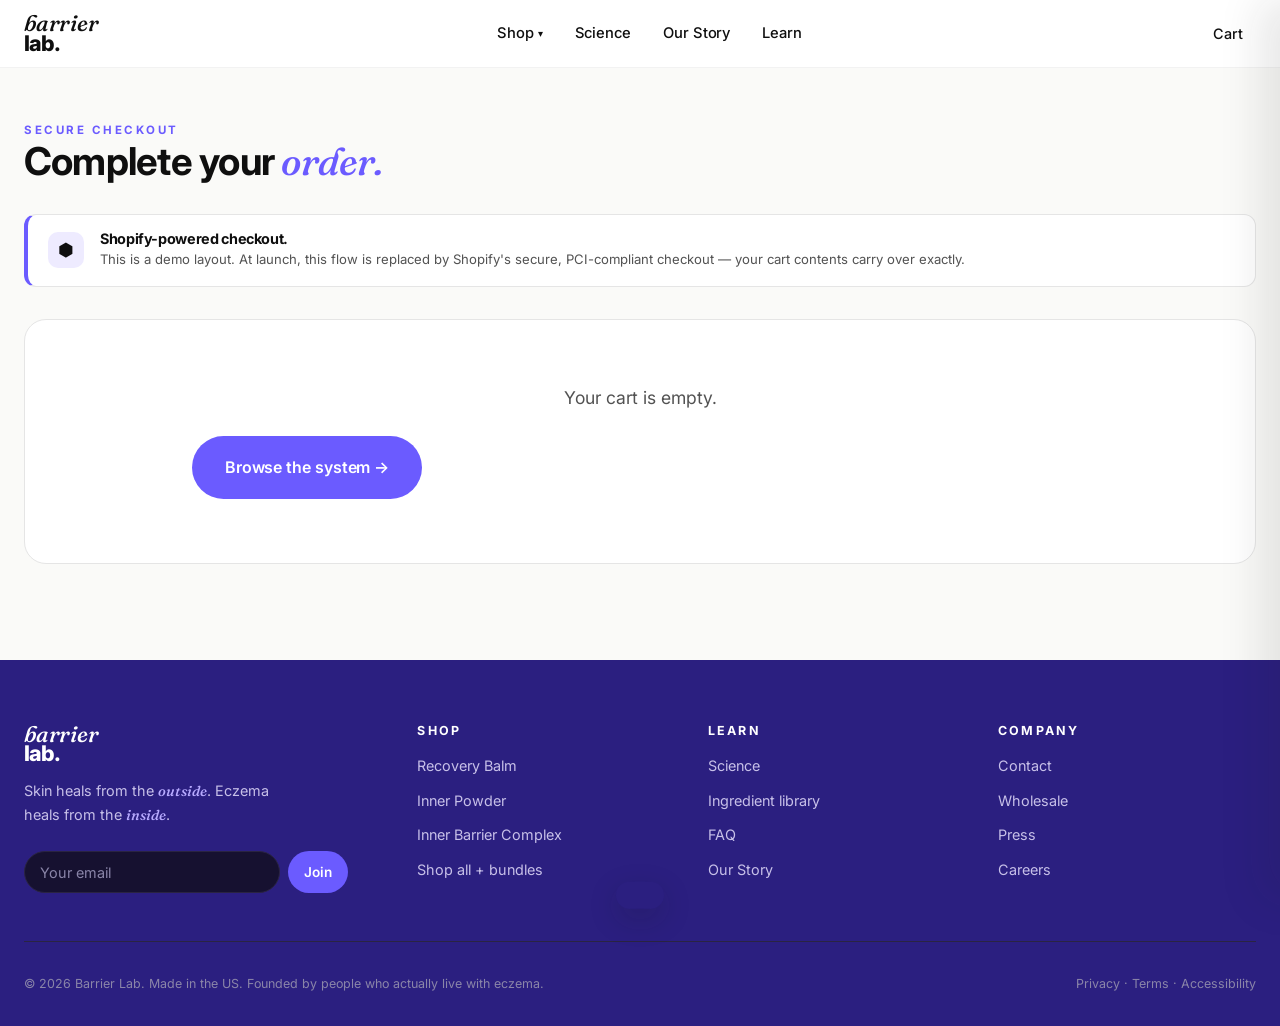
<file: checkout.html>
<!doctype html>
<html lang="en">
<head>
  <meta charset="utf-8">
  <meta name="viewport" content="width=device-width, initial-scale=1">
  <title>Checkout — Barrier Lab</title>
  <link rel="icon" type="image/png" href="assets/mark-purple.png">
  <link rel="stylesheet" href="assets/shared.css">
  <style>
    body { background: var(--cream-deep); }
    .checkout {
      padding: 3rem 0 6rem;
    }
    .checkout-head { margin-bottom: 2rem; }
    .checkout-head h1 {
      font-size: clamp(1.8rem, 3vw, 2.5rem);
      margin-bottom: 0.5rem;
      letter-spacing: -0.02em;
    }
    .checkout-head h1 em { font-family: 'Fraunces', serif; font-style: italic; font-weight: 500; color: var(--purple); }
    .shopify-banner {
      display: flex; align-items: center; gap: 1rem;
      padding: 1rem 1.25rem;
      background: white;
      border: 1px solid var(--line);
      border-left: 4px solid var(--purple);
      border-radius: 12px;
      margin-bottom: 2rem;
    }
    .shopify-banner .icon {
      width: 36px; height: 36px;
      border-radius: 10px;
      background: var(--lavender);
      display: flex; align-items: center; justify-content: center;
      font-size: 1.1rem;
    }
    .shopify-banner h4 { font-size: 0.9rem; margin-bottom: 0.15rem; }
    .shopify-banner p { font-size: 0.82rem; color: var(--muted); margin: 0; }

    .checkout-layout {
      display: grid;
      grid-template-columns: 1.5fr 1fr;
      gap: 3rem;
    }
    @media (max-width: 900px) { .checkout-layout { grid-template-columns: 1fr; } }

    .check-card {
      background: white;
      border: 1px solid var(--line);
      border-radius: var(--radius-lg);
      padding: 2rem;
      margin-bottom: 1.25rem;
    }
    .check-card h3 {
      font-size: 0.95rem; letter-spacing: -0.01em;
      margin-bottom: 1.25rem;
      display: flex; align-items: center; gap: 0.5rem;
    }
    .check-card .step-num {
      width: 24px; height: 24px; border-radius: 50%;
      background: var(--purple); color: white;
      font-size: 0.72rem; font-weight: 700;
      display: inline-flex; align-items: center; justify-content: center;
    }

    .field-row { display: grid; grid-template-columns: 1fr 1fr; gap: 0.75rem; }
    .field-row-3 { display: grid; grid-template-columns: 2fr 1fr 1fr; gap: 0.75rem; }
    @media (max-width: 600px) { .field-row, .field-row-3 { grid-template-columns: 1fr; } }
    .field { margin-bottom: 0.75rem; }
    .field label {
      font-size: 0.78rem; color: var(--muted);
      display: block; margin-bottom: 0.3rem;
      letter-spacing: 0.02em;
    }
    .field input, .field select {
      width: 100%;
      padding: 0.85rem 1rem;
      border-radius: 10px;
      border: 1px solid var(--line);
      background: var(--cream);
      font-family: inherit;
      font-size: 0.95rem;
      color: var(--ink-text);
    }
    .field input:focus, .field select:focus {
      outline: none; border-color: var(--purple); background: white;
    }

    .radio-group { display: grid; gap: 0.5rem; }
    .radio-group label {
      display: flex; align-items: center; gap: 0.75rem;
      padding: 1rem 1.25rem;
      border: 1.5px solid var(--line);
      border-radius: 12px;
      cursor: pointer;
      transition: all 0.12s;
      font-size: 0.9rem;
    }
    .radio-group label:has(input:checked) {
      border-color: var(--purple);
      background: var(--lavender);
    }
    .radio-group .method-price { margin-left: auto; font-weight: 600; }

    .summary {
      background: white;
      border: 1px solid var(--line);
      border-radius: var(--radius-lg);
      padding: 2rem;
      position: sticky;
      top: calc(var(--nav-h) + 1rem);
    }
    .summary h3 { font-size: 1rem; letter-spacing: -0.01em; margin-bottom: 1.25rem; }
    .summary-item {
      display: grid;
      grid-template-columns: 50px 1fr auto;
      gap: 0.75rem;
      align-items: center;
      padding: 0.65rem 0;
      font-size: 0.88rem;
      border-bottom: 1px solid var(--line-soft);
    }
    .summary-item:last-of-type { border-bottom: 0; }
    .summary-item .thumb {
      width: 50px; height: 50px; border-radius: 10px;
      background: var(--lavender);
      display: flex; align-items: center; justify-content: center;
      position: relative;
    }
    .summary-item .qty-bubble {
      position: absolute;
      top: -6px; right: -6px;
      background: var(--ink); color: white;
      font-size: 0.7rem; font-weight: 700;
      width: 20px; height: 20px; border-radius: 50%;
      display: flex; align-items: center; justify-content: center;
    }
    .summary-item .nm { font-weight: 600; }
    .summary-item .mt { color: var(--muted); font-size: 0.78rem; }

    .summary-totals { padding-top: 1rem; margin-top: 1rem; border-top: 1px solid var(--line); }
    .summary-totals .row {
      display: flex; justify-content: space-between;
      padding: 0.35rem 0;
      font-size: 0.9rem;
    }
    .summary-totals .row.total {
      border-top: 1px solid var(--line);
      margin-top: 0.5rem; padding-top: 0.9rem;
      font-size: 1.15rem; font-weight: 700;
    }
    .pay-note {
      font-size: 0.8rem; color: var(--muted);
      padding: 0.75rem 1rem;
      background: var(--cream-deep);
      border-radius: 10px;
      margin-top: 1rem;
    }
    .pay-note strong { color: var(--ink-text); font-weight: 600; }

    .confirm-screen {
      text-align: center;
      padding: 4rem 2rem;
      background: white;
      border: 1px solid var(--line);
      border-radius: var(--radius-lg);
    }
    .confirm-screen .check-icon {
      width: 64px; height: 64px; border-radius: 50%;
      background: var(--purple); color: white;
      font-size: 2rem; display: inline-flex;
      align-items: center; justify-content: center;
      margin-bottom: 1.5rem;
    }
    .confirm-screen h2 { margin-bottom: 1rem; }
    .confirm-screen h2 em { font-family: 'Fraunces', serif; font-style: italic; font-weight: 500; color: var(--purple); }
    .confirm-screen p { color: var(--muted); max-width: 500px; margin: 0 auto 1rem; }
    .confirm-screen .order-no {
      font-family: 'Inter', sans-serif;
      font-weight: 700;
      font-size: 1.1rem;
      letter-spacing: 0.15em;
      color: var(--purple);
      margin: 1.5rem 0;
    }
  </style>
</head>
<body>

  <section class="checkout">
    <div class="container">
      <div class="checkout-head">
        <span class="kicker">Secure checkout</span>
        <h1>Complete your <em>order.</em></h1>
      </div>

      <div class="shopify-banner">
        <div class="icon">⬢</div>
        <div>
          <h4>Shopify-powered checkout.</h4>
          <p>This is a demo layout. At launch, this flow is replaced by Shopify's secure, PCI-compliant checkout — your cart contents carry over exactly.</p>
        </div>
      </div>

      <div id="checkoutMain">
        <!-- Rendered by script -->
      </div>
    </div>
  </section>

  <script src="assets/shared.js"></script>
  <script>
    const CATALOG = window.BarrierLab.catalog;

    function renderCheckout() {
      const main = document.getElementById('checkoutMain');
      const cart = window.BarrierLab.loadCart();

      if (cart.length === 0) {
        main.innerHTML = `
          <div class="confirm-screen">
            <p style="font-size: 1.1rem;">Your cart is empty.</p>
            <p style="margin: 1.5rem 0 0;">
              <a href="shop.html" class="btn btn-primary btn-lg">Browse the system →</a>
            </p>
          </div>`;
        return;
      }

      const subtotal = window.BarrierLab.cartSubtotal();
      const shipping = subtotal >= 50 ? 0 : 6.5;
      const tax = subtotal * 0.0875;
      const total = subtotal + shipping + tax;

      const items = cart.map(item => {
        const p = CATALOG[item.sku];
        const price = item.subscribe ? p.subPrice : p.price;
        return `
          <div class="summary-item">
            <div class="thumb">
              <span style="font-weight:700;color:var(--purple-deep);">${p.initial}</span>
              <span class="qty-bubble">${item.qty}</span>
            </div>
            <div>
              <div class="nm">${p.name}</div>
              <div class="mt">${item.subscribe ? 'Subscribe · ' : ''}${p.code}</div>
            </div>
            <div style="font-weight:600;">$${(price * item.qty).toFixed(2)}</div>
          </div>
        `;
      }).join('');

      main.innerHTML = `
        <div class="checkout-layout">
          <div>
            <!-- Contact -->
            <div class="check-card">
              <h3><span class="step-num">1</span> Contact</h3>
              <div class="field">
                <label>Email</label>
                <input type="email" id="coEmail" placeholder="you@example.com" required>
              </div>
              <label style="display:flex; gap:0.6rem; align-items:center; font-size:0.85rem; color:var(--muted);">
                <input type="checkbox" checked>
                Email me with launch news and updates
              </label>
            </div>

            <!-- Shipping -->
            <div class="check-card">
              <h3><span class="step-num">2</span> Shipping address</h3>
              <div class="field-row">
                <div class="field">
                  <label>First name</label>
                  <input type="text" placeholder="Alex">
                </div>
                <div class="field">
                  <label>Last name</label>
                  <input type="text" placeholder="Lee">
                </div>
              </div>
              <div class="field">
                <label>Address</label>
                <input type="text" placeholder="123 Main St">
              </div>
              <div class="field-row-3">
                <div class="field">
                  <label>City</label>
                  <input type="text" placeholder="Brooklyn">
                </div>
                <div class="field">
                  <label>State</label>
                  <select>
                    <option>NY</option><option>CA</option><option>TX</option>
                    <option>FL</option><option>WA</option><option>IL</option>
                  </select>
                </div>
                <div class="field">
                  <label>ZIP</label>
                  <input type="text" placeholder="11201">
                </div>
              </div>
            </div>

            <!-- Shipping method -->
            <div class="check-card">
              <h3><span class="step-num">3</span> Shipping method</h3>
              <div class="radio-group">
                <label>
                  <input type="radio" name="ship" ${shipping === 0 ? 'checked' : ''}>
                  <div>
                    <div style="font-weight:600;">Standard (3–5 business days)</div>
                    <div style="font-size:0.8rem; color:var(--muted);">${shipping === 0 ? 'Free over $50' : 'Free over $50'}</div>
                  </div>
                  <div class="method-price">${shipping === 0 ? 'FREE' : '$6.50'}</div>
                </label>
                <label>
                  <input type="radio" name="ship">
                  <div>
                    <div style="font-weight:600;">Express (2 business days)</div>
                    <div style="font-size:0.8rem; color:var(--muted);">Guaranteed delivery</div>
                  </div>
                  <div class="method-price">$14.00</div>
                </label>
              </div>
            </div>

            <!-- Payment -->
            <div class="check-card">
              <h3><span class="step-num">4</span> Payment</h3>
              <div class="pay-note">
                <strong>Demo mode.</strong> Payment fields are disabled — at launch, Shopify handles this form and processes cards, Apple Pay, and Shop Pay. Click "Place mock order" below to see the confirmation screen.
              </div>
            </div>

            <button class="btn btn-primary btn-full btn-lg" id="placeOrderBtn" style="margin-top:1rem;">Place mock order →</button>
            <p style="text-align:center; margin-top:1rem; font-size:0.8rem; color:var(--muted);">
              By placing your order you agree to Barrier Lab's Terms and Privacy Policy.
            </p>
          </div>

          <div>
            <div class="summary">
              <h3>Order summary (${cart.reduce((s,i)=>s+i.qty,0)} items)</h3>
              ${items}
              <div class="summary-totals">
                <div class="row"><span>Subtotal</span><span>$${subtotal.toFixed(2)}</span></div>
                <div class="row"><span>Shipping</span><span>${shipping === 0 ? 'FREE' : '$' + shipping.toFixed(2)}</span></div>
                <div class="row"><span>Estimated tax</span><span>$${tax.toFixed(2)}</span></div>
                <div class="row total"><span>Total</span><span>$${total.toFixed(2)}</span></div>
              </div>
            </div>
          </div>
        </div>
      `;

      document.getElementById('placeOrderBtn').addEventListener('click', () => {
        const email = document.getElementById('coEmail').value || 'your email';
        // Clear cart
        window.BarrierLab.saveCart([]);
        const orderNo = 'BL-' + Math.floor(Math.random() * 900000 + 100000);
        main.innerHTML = `
          <div class="confirm-screen">
            <div class="check-icon">✓</div>
            <span class="kicker">Demo order placed</span>
            <h2 style="margin-top:1rem;">Thanks, your order is <em>in the system.</em></h2>
            <p>This is a mock confirmation screen — no payment was processed. A receipt would go to <strong style="color:var(--ink-text);">${email}</strong>, and at launch your order would be fulfilled by our warehouse in 1–2 business days.</p>
            <div class="order-no">Order ${orderNo}</div>
            <p style="margin-top: 2rem;">
              <a href="shop.html" class="btn btn-outline">Continue shopping</a>
              <a href="index.html" class="btn btn-primary" style="margin-left:0.5rem;">Back to home</a>
            </p>
          </div>
        `;
      });
    }

    document.addEventListener('DOMContentLoaded', renderCheckout);
    window.addEventListener('barrierlab:cart-updated', renderCheckout);
  </script>
</body>
</html>
</file>
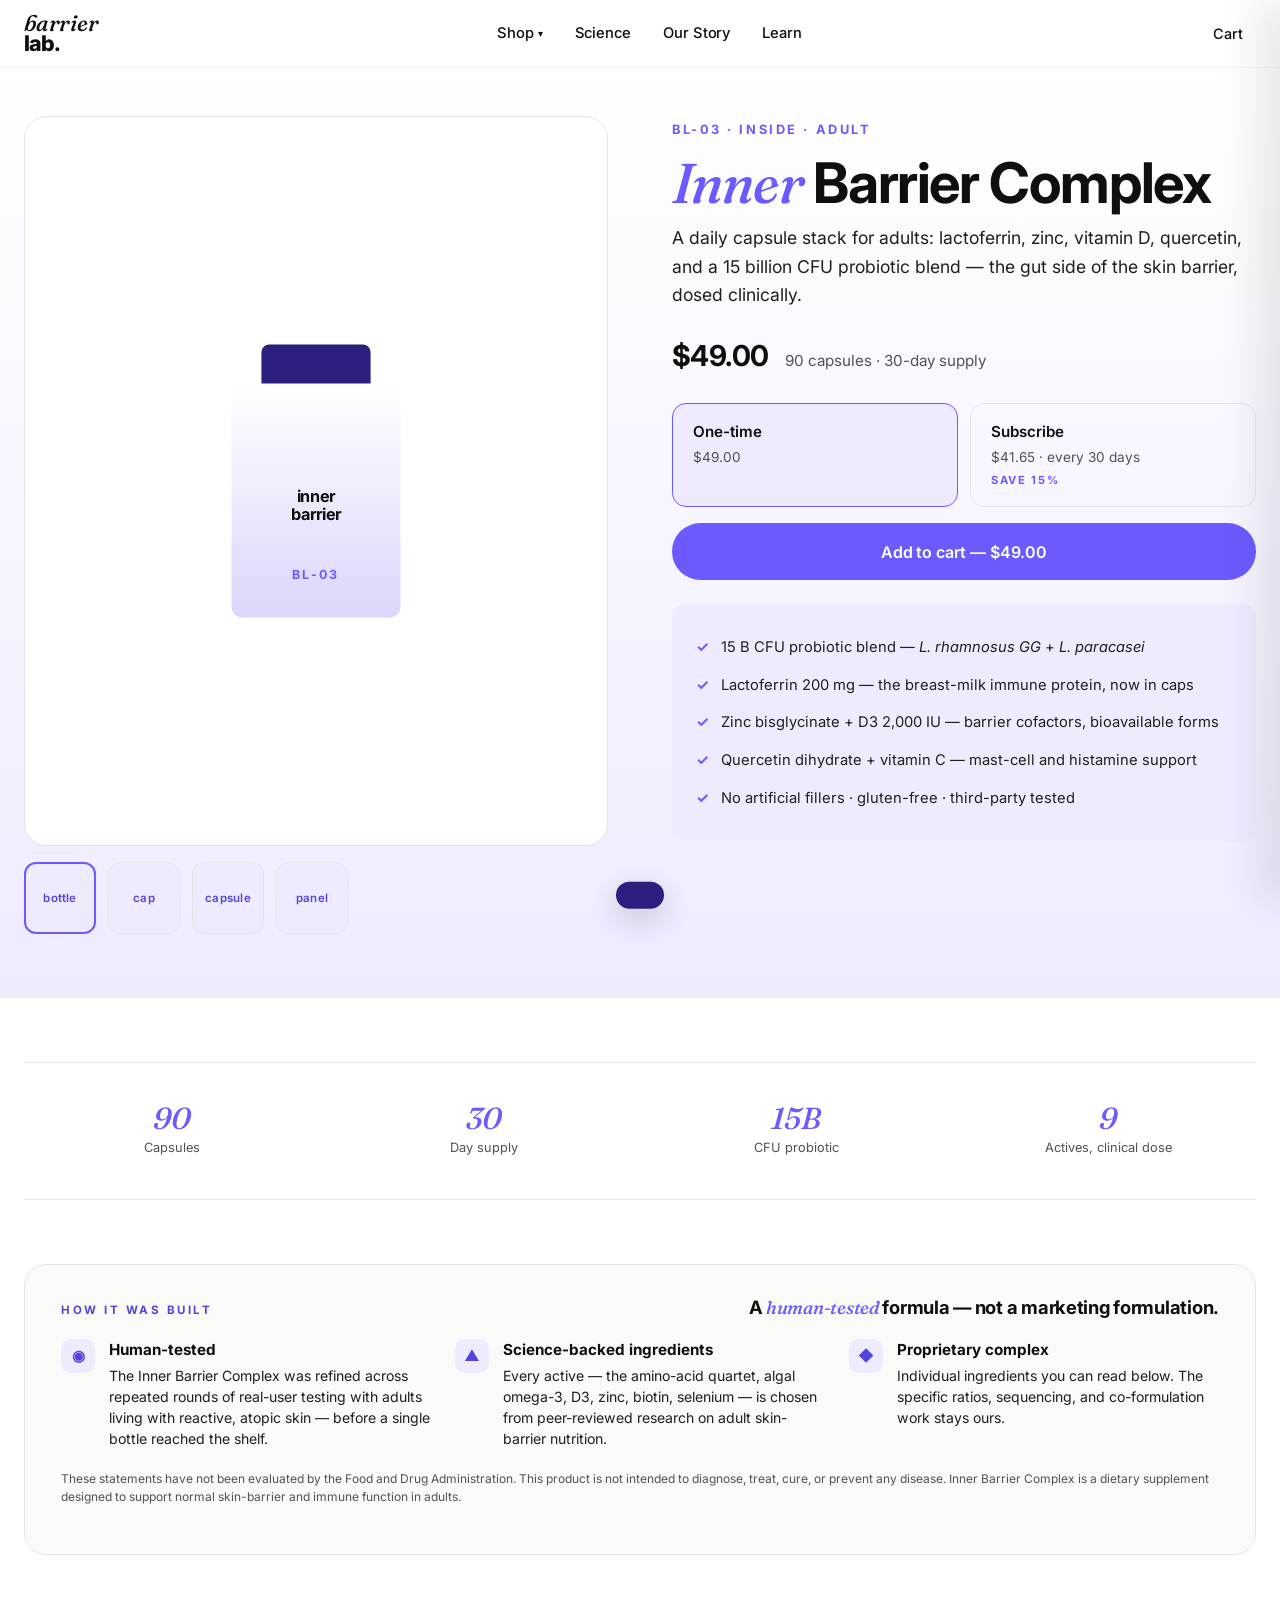
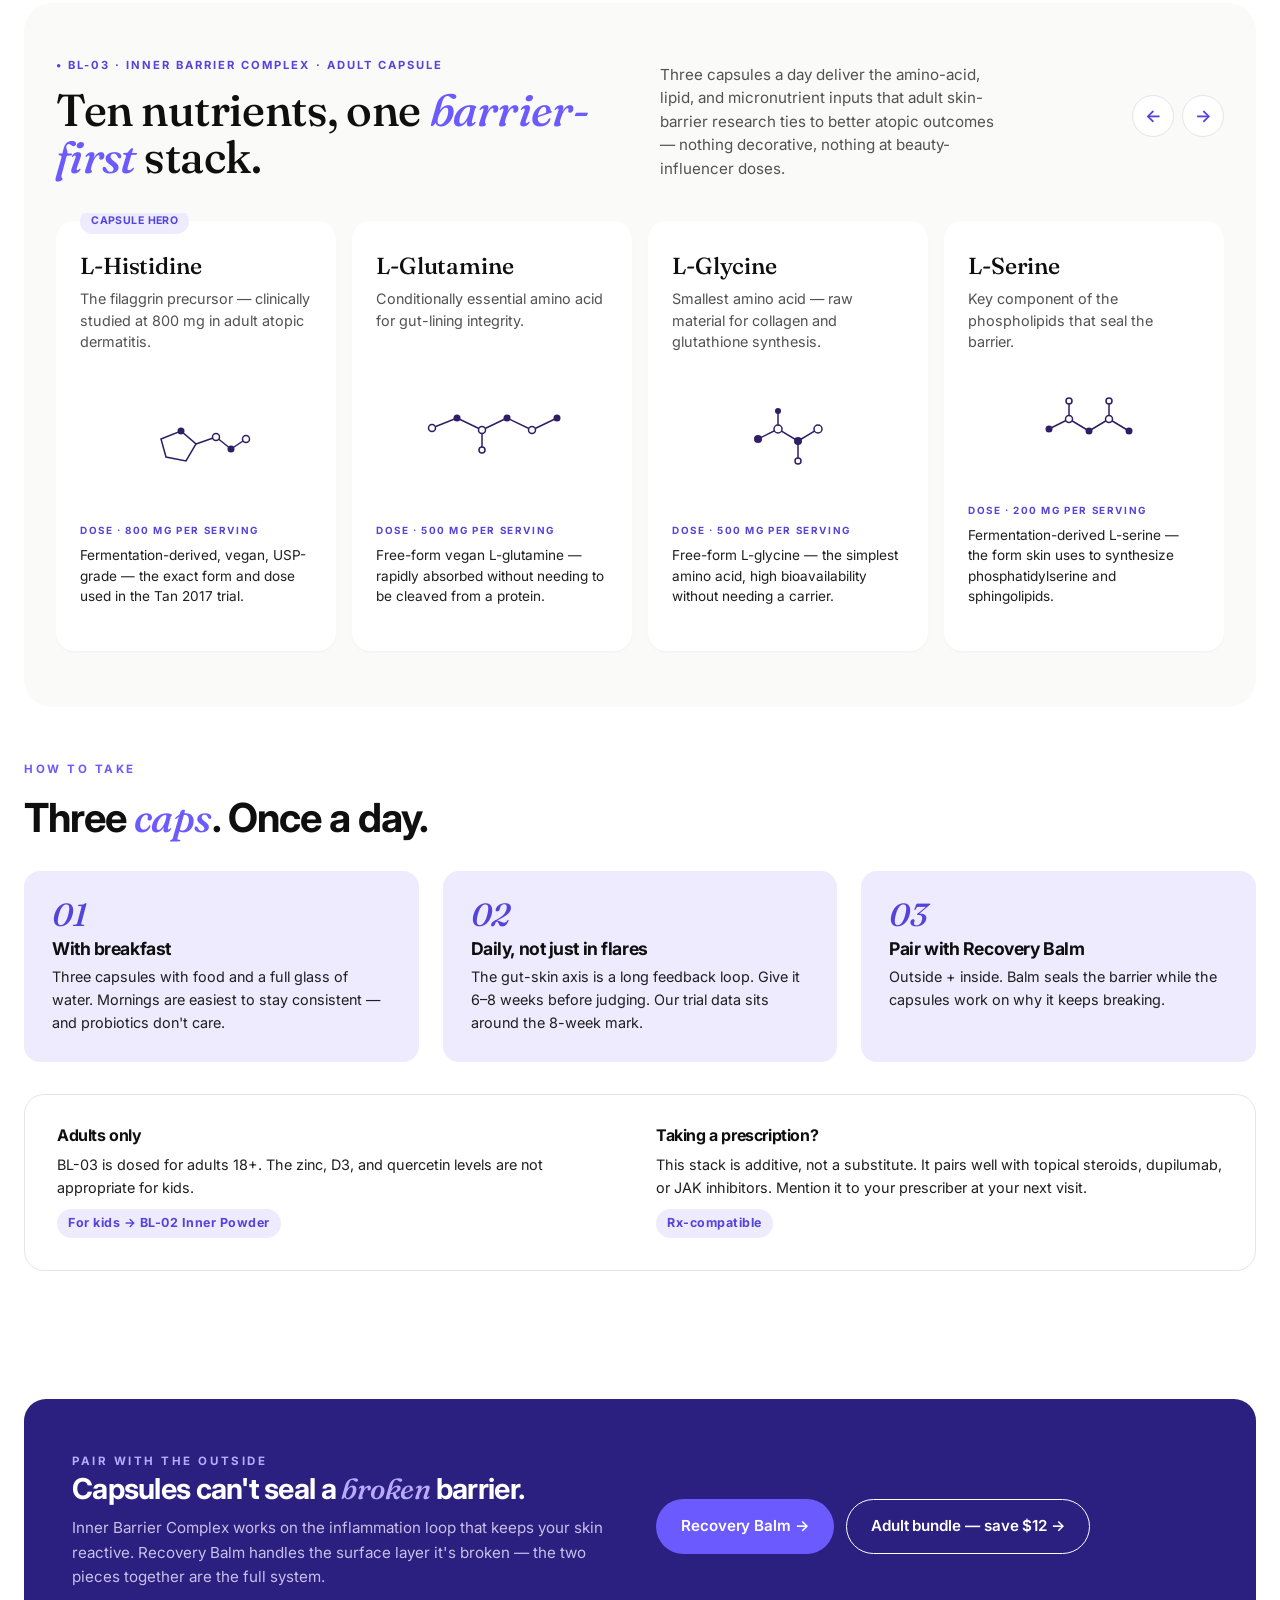
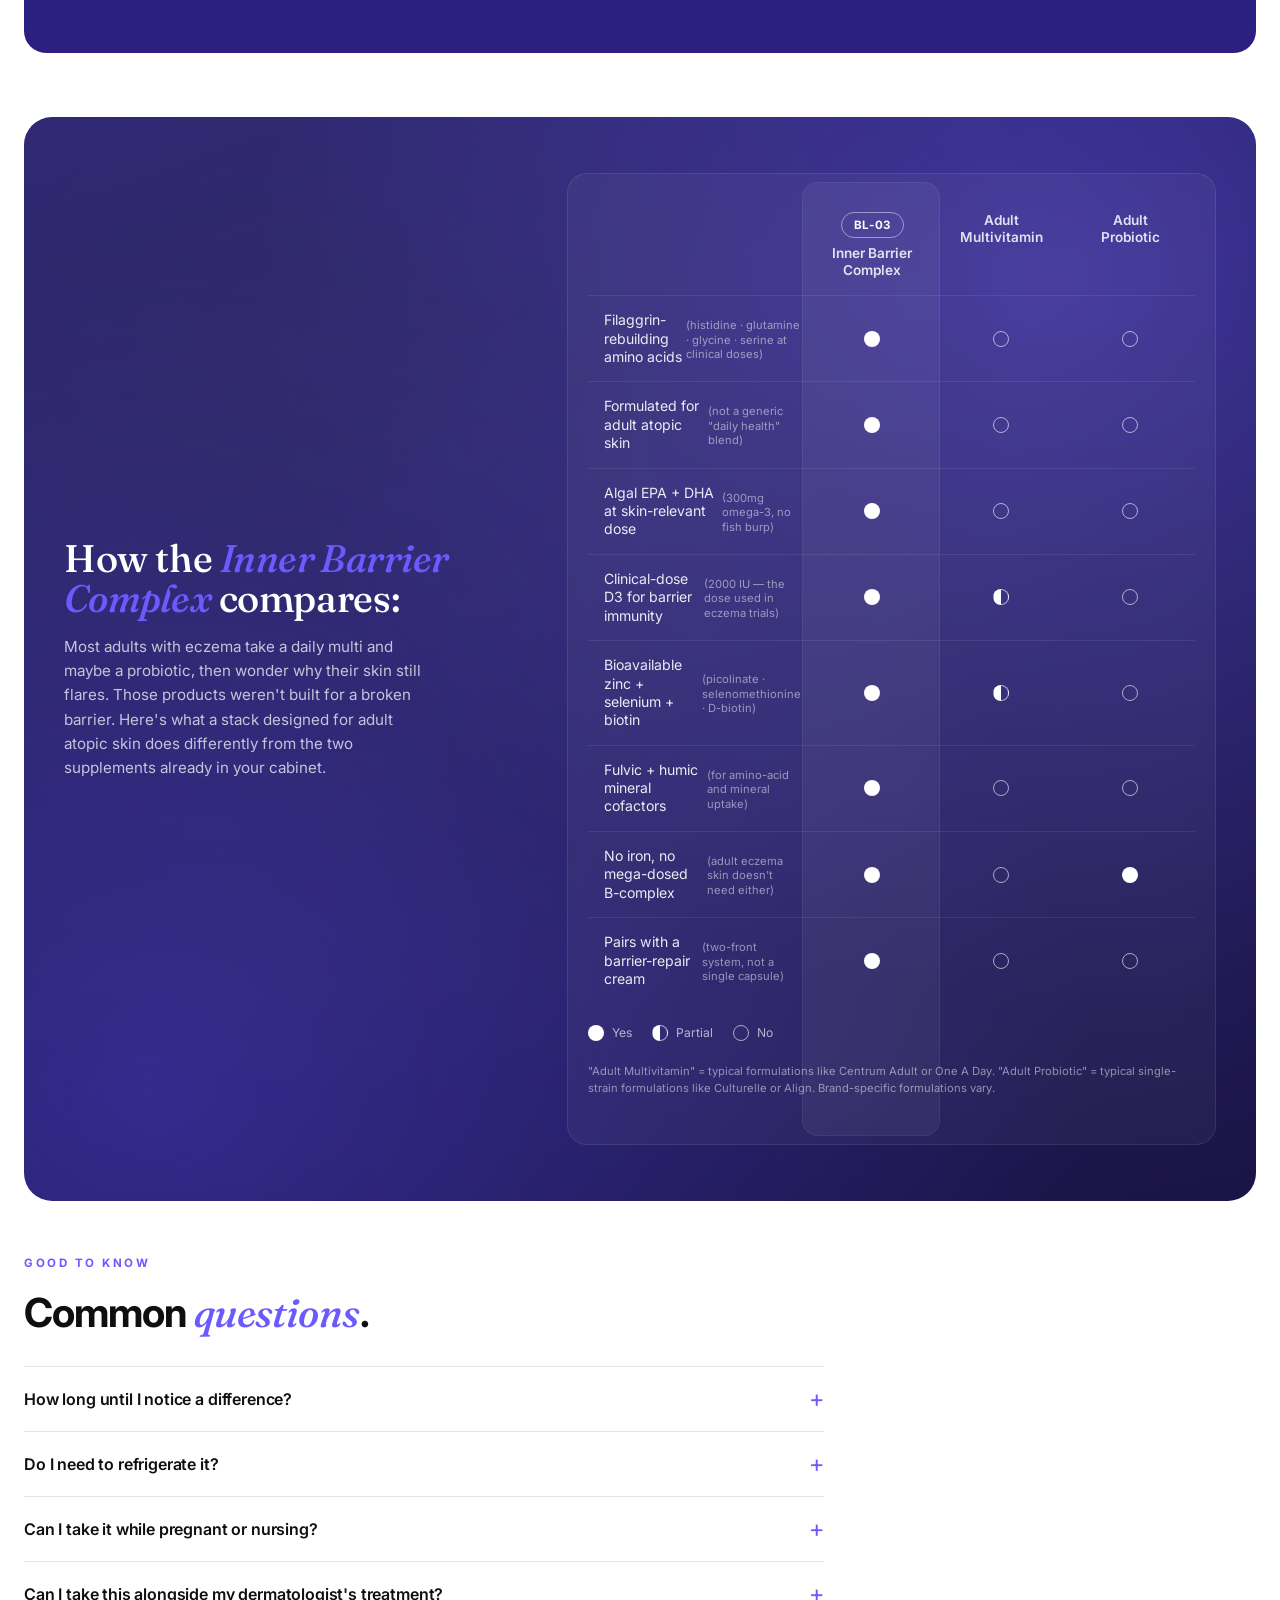
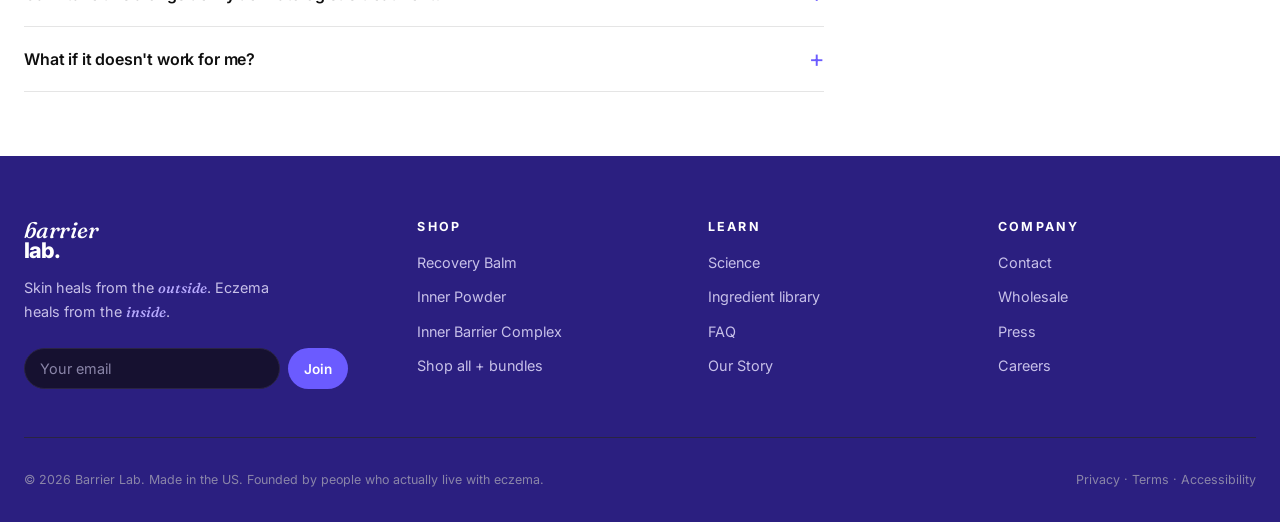
<file: inner-barrier.html>
<!doctype html>
<html lang="en">
<head>
  <meta charset="utf-8">
  <meta name="viewport" content="width=device-width, initial-scale=1">
  <title>Inner Barrier Complex — BL-03 | Barrier Lab</title>
  <meta name="description" content="Inner Barrier Complex: 90 adult capsules supporting the gut-skin axis — lactoferrin, zinc, vitamin D, and a 15B CFU probiotic blend. Clinical dosing, no fillers.">
  <link rel="icon" type="image/png" href="assets/mark-purple.png">
  <link rel="stylesheet" href="assets/shared.css">
  <style>
    .pdp-hero {
      padding: 3rem 0 4rem;
      background: linear-gradient(180deg, var(--cream) 0%, var(--lavender) 100%);
    }
    .pdp-grid { display: grid; grid-template-columns: 1fr 1fr; gap: 4rem; align-items: start; }
    @media (max-width: 900px) { .pdp-grid { grid-template-columns: 1fr; gap: 2rem; } }

    .pdp-visual-panel {
      background: white;
      border-radius: 22px;
      aspect-ratio: 4 / 5;
      display: flex; align-items: center; justify-content: center;
      border: 1px solid var(--line);
    }
    .pdp-visual-panel .viz-bottle { transform: scale(1.3); }

    .pdp-thumbs { display: flex; gap: 0.75rem; margin-top: 1rem; }
    .pdp-thumb {
      width: 72px; height: 72px; background: var(--lavender);
      border: 1px solid var(--line); border-radius: 12px;
      display: flex; align-items: center; justify-content: center;
      cursor: pointer; font-size: 0.72rem; font-weight: 600;
      color: var(--purple-deep); text-transform: lowercase;
      letter-spacing: 0.02em;
    }
    .pdp-thumb.is-active { border-color: var(--purple); border-width: 2px; }

    .pdp-code { font-size: 0.8rem; font-weight: 700; letter-spacing: 0.2em; color: var(--purple); text-transform: uppercase; }
    .pdp-h1 { font-size: clamp(2.25rem, 4.5vw, 3.5rem); line-height: 1.05; margin: 0.75rem 0; }
    .pdp-h1 em { font-family: 'Fraunces', serif; font-style: italic; font-weight: 500; color: var(--purple); }
    .pdp-subhead { font-size: 1.1rem; color: var(--ink-soft); margin-bottom: 1.5rem; }

    .pdp-price-block { display: flex; align-items: baseline; gap: 1rem; margin-bottom: 1.5rem; }
    .pdp-price { font-size: 1.8rem; font-weight: 700; letter-spacing: -0.02em; }
    .pdp-price-sub { color: var(--muted); font-size: 0.95rem; }

    .pdp-opt { display: grid; grid-template-columns: 1fr 1fr; gap: 0.75rem; margin-bottom: 1rem; }
    .pdp-opt label {
      display: flex; flex-direction: column; gap: 0.2rem;
      padding: 1rem 1.25rem; border: 1.5px solid var(--line);
      border-radius: 14px; cursor: pointer; transition: all 0.15s; position: relative;
    }
    .pdp-opt label:has(input:checked) { border-color: var(--purple); background: var(--lavender); }
    .pdp-opt input { position: absolute; opacity: 0; }
    .pdp-opt .opt-label { font-weight: 600; font-size: 0.95rem; }
    .pdp-opt .opt-price { color: var(--muted); font-size: 0.85rem; }
    .pdp-opt .opt-save { font-size: 0.7rem; color: var(--purple); font-weight: 700; letter-spacing: 0.15em; text-transform: uppercase; }

    .pdp-benefits {
      list-style: none; padding: 1.5rem; margin: 1.5rem 0 0;
      background: var(--lavender); border-radius: 14px;
    }
    .pdp-benefits li { padding: 0.45rem 0; font-size: 0.92rem; color: var(--ink-soft); }
    .pdp-benefits li::before { content: '✓'; color: var(--purple); font-weight: 700; margin-right: 0.75rem; }

    .pdp-strip {
      display: grid; grid-template-columns: repeat(4, 1fr); gap: 1rem;
      padding: 2.5rem 0; border-top: 1px solid var(--line); border-bottom: 1px solid var(--line);
      margin: 4rem 0; text-align: center;
    }
    @media (max-width: 700px) { .pdp-strip { grid-template-columns: repeat(2, 1fr); gap: 1.5rem; } }
    .pdp-strip-item .num {
      font-family: 'Fraunces', serif; font-style: italic; font-weight: 500;
      font-size: 1.9rem; color: var(--purple); line-height: 1;
    }
    .pdp-strip-item .lbl { font-size: 0.8rem; color: var(--muted); margin-top: 0.3rem; }

    .pdp-section { padding: 4rem 0; }
    .pdp-section h2 em { font-family: 'Fraunces', serif; font-style: italic; font-weight: 500; color: var(--purple); }

    /* Ingredient spec rows — Seed-style */
    .spec-rows { margin-top: 2rem; border-top: 1px solid var(--line); }
    .spec-row {
      display: grid;
      grid-template-columns: 220px 1fr 200px;
      gap: 2rem;
      padding: 1.75rem 0;
      border-bottom: 1px solid var(--line);
      align-items: start;
    }
    @media (max-width: 900px) {
      .spec-row { grid-template-columns: 1fr; gap: 0.75rem; }
    }
    .spec-role {
      font-size: 0.72rem; font-weight: 700;
      color: var(--purple); letter-spacing: 0.2em; text-transform: uppercase;
    }
    .spec-name { font-weight: 700; font-size: 1.15rem; margin: 0.35rem 0 0.2rem; letter-spacing: -0.01em; }
    .spec-dose { font-size: 0.85rem; color: var(--muted); }
    .spec-body { font-size: 0.95rem; color: var(--ink-soft); line-height: 1.55; }
    .spec-form {
      background: var(--cream); border: 1px solid var(--line);
      border-radius: 12px; padding: 0.9rem 1rem;
      font-size: 0.85rem;
    }
    .spec-form .spec-form-lbl {
      font-size: 0.7rem; font-weight: 700; letter-spacing: 0.15em;
      color: var(--purple-deep); text-transform: uppercase; display: block; margin-bottom: 0.3rem;
    }

    .how-steps { display: grid; grid-template-columns: repeat(3, 1fr); gap: 1.5rem; margin-top: 2rem; }
    @media (max-width: 800px) { .how-steps { grid-template-columns: 1fr; } }
    .how-step { background: var(--lavender); border-radius: 16px; padding: 1.75rem; }
    .how-step .step-num {
      font-family: 'Fraunces', serif; font-style: italic; font-weight: 500;
      font-size: 2rem; color: var(--purple-deep); line-height: 1; margin-bottom: 0.5rem;
    }
    .how-step h4 { font-size: 1.1rem; margin-bottom: 0.4rem; }
    .how-step p { font-size: 0.9rem; color: var(--ink-soft); margin: 0; }

    .pair-callout {
      background: var(--ink); color: var(--cream);
      border-radius: 22px; padding: 3rem;
      display: grid; grid-template-columns: 1fr 1fr; gap: 2rem;
      align-items: center; margin: 4rem 0;
    }
    @media (max-width: 800px) { .pair-callout { grid-template-columns: 1fr; } }
    .pair-callout h3 { color: var(--cream); font-size: 1.8rem; margin-bottom: 0.75rem; }
    .pair-callout h3 em { font-family: 'Fraunces', serif; font-style: italic; font-weight: 500; color: var(--purple-light); }
    .pair-callout p { color: #C7C0E8; font-size: 0.95rem; }

    /* Dosing panel */
    .dosing-panel {
      background: white;
      border: 1px solid var(--line);
      border-radius: 20px;
      padding: 2rem;
      margin-top: 2rem;
      display: grid;
      grid-template-columns: 1fr 1fr;
      gap: 2rem;
    }
    @media (max-width: 800px) { .dosing-panel { grid-template-columns: 1fr; } }
    .dosing-cell h4 { font-size: 1rem; margin-bottom: 0.5rem; }
    .dosing-cell p { font-size: 0.9rem; color: var(--ink-soft); margin: 0 0 0.6rem; }
    .dosing-cell .dose-pill {
      display: inline-block;
      background: var(--lavender);
      color: var(--purple-deep);
      font-size: 0.78rem; font-weight: 700;
      letter-spacing: 0.04em;
      padding: 0.3rem 0.7rem;
      border-radius: 999px;
    }
  </style>
</head>
<body>

  <section class="pdp-hero">
    <div class="container">
      <div class="pdp-grid">
        <!-- Visual column -->
        <div>
          <div class="pdp-visual-panel">
            <div class="viz-bottle">
              <span class="viz-label">inner<br>barrier</span>
              <span class="viz-code">BL-03</span>
            </div>
          </div>
          <div class="pdp-thumbs">
            <div class="pdp-thumb is-active">bottle</div>
            <div class="pdp-thumb">cap</div>
            <div class="pdp-thumb">capsule</div>
            <div class="pdp-thumb">panel</div>
          </div>
        </div>

        <!-- Buy column -->
        <div>
          <span class="pdp-code">BL-03 · Inside · Adult</span>
          <h1 class="pdp-h1"><em>Inner</em> Barrier Complex</h1>
          <p class="pdp-subhead">A daily capsule stack for adults: lactoferrin, zinc, vitamin D, quercetin, and a 15 billion CFU probiotic blend — the gut side of the skin barrier, dosed clinically.</p>

          <div class="pdp-price-block">
            <span class="pdp-price" id="pdpPrice">$49.00</span>
            <span class="pdp-price-sub">90 capsules · 30-day supply</span>
          </div>

          <div class="pdp-opt">
            <label>
              <input type="radio" name="sub" value="once" checked>
              <span class="opt-label">One-time</span>
              <span class="opt-price">$49.00</span>
            </label>
            <label>
              <input type="radio" name="sub" value="subscribe">
              <span class="opt-label">Subscribe</span>
              <span class="opt-price">$41.65 · every 30 days</span>
              <span class="opt-save">Save 15%</span>
            </label>
          </div>

          <button class="btn btn-primary btn-full btn-lg js-add-to-cart" data-sku="bl-03" id="pdpAdd">Add to cart — $49.00</button>

          <ul class="pdp-benefits">
            <li>15 B CFU probiotic blend — <em>L. rhamnosus GG</em> + <em>L. paracasei</em></li>
            <li>Lactoferrin 200 mg — the breast-milk immune protein, now in caps</li>
            <li>Zinc bisglycinate + D3 2,000 IU — barrier cofactors, bioavailable forms</li>
            <li>Quercetin dihydrate + vitamin C — mast-cell and histamine support</li>
            <li>No artificial fillers · gluten-free · third-party tested</li>
          </ul>
        </div>
      </div>
    </div>
  </section>

  <section>
    <div class="container">

      <div class="pdp-strip">
        <div class="pdp-strip-item"><div class="num">90</div><div class="lbl">Capsules</div></div>
        <div class="pdp-strip-item"><div class="num">30</div><div class="lbl">Day supply</div></div>
        <div class="pdp-strip-item"><div class="num">15B</div><div class="lbl">CFU probiotic</div></div>
        <div class="pdp-strip-item"><div class="num">9</div><div class="lbl">Actives, clinical dose</div></div>
      </div>

      <!-- Trust strip — how the formula was developed -->
      <div class="trust-strip">
        <div class="trust-head">
          <span class="kicker">How it was built</span>
          <h3>A <em>human-tested</em> formula — not a marketing formulation.</h3>
        </div>
        <div class="trust-grid">
          <div class="trust-cell">
            <div class="ic">◉</div>
            <div class="body">
              <strong>Human-tested</strong>
              The Inner Barrier Complex was refined across repeated rounds of real-user testing with adults living with reactive, atopic skin — before a single bottle reached the shelf.
            </div>
          </div>
          <div class="trust-cell">
            <div class="ic">▲</div>
            <div class="body">
              <strong>Science-backed ingredients</strong>
              Every active — the amino-acid quartet, algal omega-3, D3, zinc, biotin, selenium — is chosen from peer-reviewed research on adult skin-barrier nutrition.
            </div>
          </div>
          <div class="trust-cell">
            <div class="ic">◆</div>
            <div class="body">
              <strong>Proprietary complex</strong>
              Individual ingredients you can read below. The specific ratios, sequencing, and co-formulation work stays ours.
            </div>
          </div>
        </div>
        <p class="trust-foot">These statements have not been evaluated by the Food and Drug Administration. This product is not intended to diagnose, treat, cure, or prevent any disease. Inner Barrier Complex is a dietary supplement designed to support normal skin-barrier and immune function in adults.</p>
      </div>

      <!-- Ingredient grid — horizontal-scroll molecule rail (BL-03) -->
      <div class="ing-scroll">
        <div class="ing-scroll-head">
          <div>
            <span class="ing-kicker">• BL-03 · Inner Barrier Complex · Adult Capsule</span>
            <h2>Ten nutrients, one <em>barrier-first</em> stack.</h2>
          </div>
          <p>Three capsules a day deliver the amino-acid, lipid, and micronutrient inputs that adult skin-barrier research ties to better atopic outcomes — nothing decorative, nothing at beauty-influencer doses.</p>
          <div class="ing-scroll-controls">
            <button class="ing-scroll-btn" data-rail="ingTrackBL03" data-dir="-1" aria-label="Scroll left">←</button>
            <button class="ing-scroll-btn" data-rail="ingTrackBL03" data-dir="1" aria-label="Scroll right">→</button>
          </div>
        </div>

        <div class="ing-scroll-track" id="ingTrackBL03">
          <!-- 1. L-Histidine -->
          <div class="ing-mol-card">
            <span class="ing-top-tag">Capsule Hero</span>
            <h3>L-Histidine</h3>
            <p class="ing-desc">The filaggrin precursor — clinically studied at 800 mg in adult atopic dermatitis.</p>
            <div class="mol-stage">
              <svg viewBox="0 0 180 100" width="100%" height="100">
                <g fill="none" stroke-width="1.5">
                  <polygon class="mol-stroke" points="55,50 75,42 90,55 80,72 60,68" fill="#fff"/>
                  <line class="mol-stroke" x1="90" y1="55" x2="110" y2="48"/>
                  <line class="mol-stroke" x1="110" y1="48" x2="125" y2="60"/>
                  <line class="mol-stroke" x1="125" y1="60" x2="140" y2="50"/>
                </g>
                <g>
                  <circle class="mol-fill" cx="75" cy="42" r="3.5"/>
                  <circle class="mol-fill-hollow" cx="110" cy="48" r="3.5"/>
                  <circle class="mol-fill" cx="125" cy="60" r="3.5"/>
                  <circle class="mol-fill-hollow" cx="140" cy="50" r="3.5"/>
                </g>
              </svg>
            </div>
            <p class="ing-label">Dose · 800 mg per serving</p>
            <p class="ing-form">Fermentation-derived, vegan, USP-grade — the exact form and dose used in the Tan 2017 trial.</p>
          </div>

          <!-- 2. L-Glutamine -->
          <div class="ing-mol-card">
            <h3>L-Glutamine</h3>
            <p class="ing-desc">Conditionally essential amino acid for gut-lining integrity.</p>
            <div class="mol-stage">
              <svg viewBox="0 0 180 100" width="100%" height="100">
                <g fill="none" stroke-width="1.5">
                  <line class="mol-stroke" x1="30" y1="50" x2="55" y2="40"/>
                  <line class="mol-stroke" x1="55" y1="40" x2="80" y2="52"/>
                  <line class="mol-stroke" x1="80" y1="52" x2="105" y2="40"/>
                  <line class="mol-stroke" x1="105" y1="40" x2="130" y2="52"/>
                  <line class="mol-stroke" x1="130" y1="52" x2="155" y2="40"/>
                  <line class="mol-stroke" x1="80" y1="52" x2="80" y2="72"/>
                </g>
                <g>
                  <circle class="mol-fill-hollow" cx="30" cy="50" r="3.5"/>
                  <circle class="mol-fill" cx="55" cy="40" r="3.5"/>
                  <circle class="mol-fill-hollow" cx="80" cy="52" r="3.5"/>
                  <circle class="mol-fill" cx="105" cy="40" r="3.5"/>
                  <circle class="mol-fill-hollow" cx="130" cy="52" r="3.5"/>
                  <circle class="mol-fill" cx="155" cy="40" r="3.5"/>
                  <circle class="mol-fill-hollow" cx="80" cy="72" r="3"/>
                </g>
              </svg>
            </div>
            <p class="ing-label">Dose · 500 mg per serving</p>
            <p class="ing-form">Free-form vegan L-glutamine — rapidly absorbed without needing to be cleaved from a protein.</p>
          </div>

          <!-- 3. L-Glycine -->
          <div class="ing-mol-card">
            <h3>L-Glycine</h3>
            <p class="ing-desc">Smallest amino acid — raw material for collagen and glutathione synthesis.</p>
            <div class="mol-stage">
              <svg viewBox="0 0 180 100" width="100%" height="100">
                <g fill="none" stroke-width="1.5">
                  <line class="mol-stroke" x1="60" y1="50" x2="80" y2="40"/>
                  <line class="mol-stroke" x1="80" y1="40" x2="100" y2="52"/>
                  <line class="mol-stroke" x1="100" y1="52" x2="120" y2="40"/>
                  <line class="mol-stroke" x1="80" y1="40" x2="80" y2="22"/>
                  <line class="mol-stroke" x1="100" y1="52" x2="100" y2="72"/>
                </g>
                <g>
                  <circle class="mol-fill" cx="60" cy="50" r="4"/>
                  <circle class="mol-fill-hollow" cx="80" cy="40" r="4"/>
                  <circle class="mol-fill" cx="100" cy="52" r="4"/>
                  <circle class="mol-fill-hollow" cx="120" cy="40" r="4"/>
                  <circle class="mol-fill" cx="80" cy="22" r="3"/>
                  <circle class="mol-fill-hollow" cx="100" cy="72" r="3"/>
                </g>
              </svg>
            </div>
            <p class="ing-label">Dose · 500 mg per serving</p>
            <p class="ing-form">Free-form L-glycine — the simplest amino acid, high bioavailability without needing a carrier.</p>
          </div>

          <!-- 4. L-Serine -->
          <div class="ing-mol-card">
            <h3>L-Serine</h3>
            <p class="ing-desc">Key component of the phospholipids that seal the barrier.</p>
            <div class="mol-stage">
              <svg viewBox="0 0 180 100" width="100%" height="100">
                <g fill="none" stroke-width="1.5">
                  <line class="mol-stroke" x1="55" y1="50" x2="75" y2="40"/>
                  <line class="mol-stroke" x1="75" y1="40" x2="95" y2="52"/>
                  <line class="mol-stroke" x1="95" y1="52" x2="115" y2="40"/>
                  <line class="mol-stroke" x1="115" y1="40" x2="135" y2="52"/>
                  <line class="mol-stroke" x1="75" y1="40" x2="75" y2="22"/>
                  <line class="mol-stroke" x1="115" y1="40" x2="115" y2="22"/>
                </g>
                <g>
                  <circle class="mol-fill" cx="55" cy="50" r="3.5"/>
                  <circle class="mol-fill-hollow" cx="75" cy="40" r="3.5"/>
                  <circle class="mol-fill" cx="95" cy="52" r="3.5"/>
                  <circle class="mol-fill-hollow" cx="115" cy="40" r="3.5"/>
                  <circle class="mol-fill" cx="135" cy="52" r="3.5"/>
                  <circle class="mol-fill-hollow" cx="75" cy="22" r="3"/>
                  <circle class="mol-fill-hollow" cx="115" cy="22" r="3"/>
                </g>
              </svg>
            </div>
            <p class="ing-label">Dose · 200 mg per serving</p>
            <p class="ing-form">Fermentation-derived L-serine — the form skin uses to synthesize phosphatidylserine and sphingolipids.</p>
          </div>

          <!-- 5. Algal Omega-3 -->
          <div class="ing-mol-card">
            <h3>Algal Omega-3</h3>
            <p class="ing-desc">DHA + EPA from microalgae — the anti-inflammatory lipids eczema skin tends to lack.</p>
            <div class="mol-stage">
              <svg viewBox="0 0 180 100" width="100%" height="100">
                <g fill="none" stroke-width="1.5">
                  <path class="mol-stroke" d="M15 55 L30 42 L50 52 L65 40 L85 52 L100 40 L120 52 L135 40 L155 52 L170 42" />
                </g>
                <g>
                  <circle class="mol-fill" cx="15" cy="55" r="4"/>
                  <circle class="mol-fill-hollow" cx="30" cy="42" r="3"/>
                  <circle class="mol-fill" cx="50" cy="52" r="3"/>
                  <circle class="mol-fill-hollow" cx="65" cy="40" r="3"/>
                  <circle class="mol-fill" cx="85" cy="52" r="3"/>
                  <circle class="mol-fill-hollow" cx="100" cy="40" r="3"/>
                  <circle class="mol-fill" cx="120" cy="52" r="3"/>
                  <circle class="mol-fill-hollow" cx="135" cy="40" r="3"/>
                  <circle class="mol-fill" cx="155" cy="52" r="3"/>
                  <circle class="mol-fill-hollow" cx="170" cy="42" r="3"/>
                </g>
              </svg>
            </div>
            <p class="ing-label">Dose · 300 mg per serving</p>
            <p class="ing-form">Schizochytrium sp. algal oil — fish-free, oxidation-tested, no burpy aftertaste.</p>
          </div>

          <!-- 6. Vitamin D3 -->
          <div class="ing-mol-card">
            <h3>Vitamin D3</h3>
            <p class="ing-desc">Supports immune-cell regulation in the skin and barrier-lipid synthesis.</p>
            <div class="mol-stage">
              <svg viewBox="0 0 180 100" width="100%" height="100">
                <g fill="none" stroke-width="1.5">
                  <polygon class="mol-stroke" points="55,55 72,42 92,50 95,70 75,80 58,73" fill="#fff"/>
                  <polygon class="mol-stroke" points="95,70 112,58 130,65 128,82" fill="#fff"/>
                  <line class="mol-stroke" x1="72" y1="42" x2="70" y2="22"/>
                </g>
                <g>
                  <circle class="mol-fill" cx="72" cy="42" r="3.5"/>
                  <circle class="mol-fill-hollow" cx="112" cy="58" r="3.5"/>
                  <circle class="mol-fill" cx="70" cy="22" r="3"/>
                </g>
              </svg>
            </div>
            <p class="ing-label">Dose · 2,000 IU per serving</p>
            <p class="ing-form">Lichen-sourced cholecalciferol — vegan D3, significantly better absorbed than synthetic D2.</p>
          </div>

          <!-- 7. Zinc -->
          <div class="ing-mol-card">
            <h3>Zinc</h3>
            <p class="ing-desc">Supports immune function and keratinocyte turnover — levels often low in eczema.</p>
            <div class="mol-stage">
              <svg viewBox="0 0 180 100" width="100%" height="100">
                <g fill="none" stroke-width="1.5">
                  <circle class="mol-stroke" cx="90" cy="50" r="18"/>
                  <line class="mol-stroke" x1="90" y1="32" x2="90" y2="15"/>
                  <line class="mol-stroke" x1="90" y1="68" x2="90" y2="88"/>
                  <line class="mol-stroke" x1="72" y1="50" x2="55" y2="50"/>
                  <line class="mol-stroke" x1="108" y1="50" x2="125" y2="50"/>
                </g>
                <g>
                  <circle class="mol-fill" cx="90" cy="50" r="5"/>
                  <circle class="mol-fill-hollow" cx="90" cy="15" r="3.5"/>
                  <circle class="mol-fill" cx="55" cy="50" r="3.5"/>
                  <circle class="mol-fill-hollow" cx="125" cy="50" r="3.5"/>
                  <circle class="mol-fill" cx="90" cy="88" r="3.5"/>
                </g>
              </svg>
            </div>
            <p class="ing-label">Dose · 15 mg per serving</p>
            <p class="ing-form">Zinc bisglycinate — chelated form with the highest absorption and gentlest on the stomach.</p>
          </div>

          <!-- 8. Biotin -->
          <div class="ing-mol-card">
            <h3>Biotin</h3>
            <p class="ing-desc">Cofactor in the fatty-acid synthesis skin uses for ceramides.</p>
            <div class="mol-stage">
              <svg viewBox="0 0 180 100" width="100%" height="100">
                <g fill="none" stroke-width="1.5">
                  <polygon class="mol-stroke" points="50,55 65,40 85,40 90,58 78,75 60,72" fill="#fff"/>
                  <line class="mol-stroke" x1="90" y1="58" x2="110" y2="55"/>
                  <line class="mol-stroke" x1="110" y1="55" x2="128" y2="45"/>
                  <line class="mol-stroke" x1="128" y1="45" x2="148" y2="55"/>
                </g>
                <g>
                  <circle class="mol-fill" cx="65" cy="40" r="3.5"/>
                  <circle class="mol-fill-hollow" cx="85" cy="40" r="3.5"/>
                  <circle class="mol-fill" cx="110" cy="55" r="3.5"/>
                  <circle class="mol-fill-hollow" cx="128" cy="45" r="3.5"/>
                  <circle class="mol-fill" cx="148" cy="55" r="3.5"/>
                </g>
              </svg>
            </div>
            <p class="ing-label">Dose · 300 mcg per serving</p>
            <p class="ing-form">D-biotin — the naturally active isomer, at a thoughtful dose (not 10,000 mcg beauty-gummy megadoses).</p>
          </div>

          <!-- 9. Selenium -->
          <div class="ing-mol-card">
            <h3>Selenium</h3>
            <p class="ing-desc">Trace mineral that powers glutathione peroxidase — the skin's antioxidant defense.</p>
            <div class="mol-stage">
              <svg viewBox="0 0 180 100" width="100%" height="100">
                <g fill="none" stroke-width="1.5">
                  <circle class="mol-stroke" cx="90" cy="50" r="14"/>
                  <circle class="mol-stroke" cx="55" cy="40" r="8"/>
                  <circle class="mol-stroke" cx="130" cy="45" r="9"/>
                  <circle class="mol-stroke" cx="65" cy="75" r="7"/>
                  <circle class="mol-stroke" cx="120" cy="78" r="8"/>
                  <line class="mol-stroke" x1="76" y1="50" x2="63" y2="40"/>
                  <line class="mol-stroke" x1="104" y1="50" x2="121" y2="45"/>
                  <line class="mol-stroke" x1="84" y1="64" x2="70" y2="75"/>
                  <line class="mol-stroke" x1="98" y1="62" x2="114" y2="72"/>
                </g>
                <g>
                  <circle class="mol-fill" cx="90" cy="50" r="4"/>
                  <circle class="mol-fill-hollow" cx="55" cy="40" r="3"/>
                  <circle class="mol-fill" cx="130" cy="45" r="3"/>
                  <circle class="mol-fill-hollow" cx="65" cy="75" r="2.5"/>
                  <circle class="mol-fill" cx="120" cy="78" r="2.5"/>
                </g>
              </svg>
            </div>
            <p class="ing-label">Dose · 100 mcg per serving</p>
            <p class="ing-form">Selenomethionine — the organic, food-form of selenium (not synthetic selenite).</p>
          </div>

          <!-- 10. Fulvic & Humic Acid Blend -->
          <div class="ing-mol-card">
            <h3>Fulvic &amp; Humic Acid</h3>
            <p class="ing-desc">Natural mineral cofactor complex — 70+ trace minerals in a plant-derived matrix.</p>
            <div class="mol-stage">
              <svg viewBox="0 0 180 100" width="100%" height="100">
                <g fill="none" stroke-width="1.5">
                  <polygon class="mol-stroke" points="40,55 55,40 75,45 78,63 62,75 44,70" fill="#fff"/>
                  <polygon class="mol-stroke" points="78,63 92,50 112,55 115,75 98,85 82,80" fill="#fff"/>
                  <polygon class="mol-stroke" points="115,75 130,60 148,65 146,82" fill="#fff"/>
                  <line class="mol-stroke" x1="55" y1="40" x2="50" y2="22"/>
                  <line class="mol-stroke" x1="92" y1="50" x2="95" y2="28"/>
                  <line class="mol-stroke" x1="130" y1="60" x2="140" y2="42"/>
                </g>
                <g>
                  <circle class="mol-fill" cx="55" cy="40" r="3"/>
                  <circle class="mol-fill-hollow" cx="92" cy="50" r="3"/>
                  <circle class="mol-fill" cx="130" cy="60" r="3"/>
                  <circle class="mol-fill-hollow" cx="50" cy="22" r="2.5"/>
                  <circle class="mol-fill" cx="95" cy="28" r="2.5"/>
                  <circle class="mol-fill-hollow" cx="140" cy="42" r="2.5"/>
                </g>
              </svg>
            </div>
            <p class="ing-label">Dose · 300 mg per serving</p>
            <p class="ing-form">Plant-derived fulvic and humic acids — the mineral complex that supports micronutrient uptake.</p>
          </div>
        </div>
      </div>

      <!-- How to use -->
      <div class="pdp-section" style="padding-top:0;">
        <span class="kicker">How to take</span>
        <h2 style="margin-top:1rem;">Three <em>caps</em>. Once a day.</h2>
        <div class="how-steps">
          <div class="how-step">
            <div class="step-num">01</div>
            <h4>With breakfast</h4>
            <p>Three capsules with food and a full glass of water. Mornings are easiest to stay consistent — and probiotics don't care.</p>
          </div>
          <div class="how-step">
            <div class="step-num">02</div>
            <h4>Daily, not just in flares</h4>
            <p>The gut-skin axis is a long feedback loop. Give it 6–8 weeks before judging. Our trial data sits around the 8-week mark.</p>
          </div>
          <div class="how-step">
            <div class="step-num">03</div>
            <h4>Pair with Recovery Balm</h4>
            <p>Outside + inside. Balm seals the barrier while the capsules work on why it keeps breaking.</p>
          </div>
        </div>

        <div class="dosing-panel">
          <div class="dosing-cell">
            <h4>Adults only</h4>
            <p>BL-03 is dosed for adults 18+. The zinc, D3, and quercetin levels are not appropriate for kids.</p>
            <span class="dose-pill">For kids → BL-02 Inner Powder</span>
          </div>
          <div class="dosing-cell">
            <h4>Taking a prescription?</h4>
            <p>This stack is additive, not a substitute. It pairs well with topical steroids, dupilumab, or JAK inhibitors. Mention it to your prescriber at your next visit.</p>
            <span class="dose-pill">Rx-compatible</span>
          </div>
        </div>
      </div>

      <!-- Pair callout -->
      <div class="pair-callout">
        <div>
          <span class="kicker" style="color:var(--purple-light);">Pair with the outside</span>
          <h3>Capsules can't seal a <em>broken</em> barrier.</h3>
          <p>Inner Barrier Complex works on the inflammation loop that keeps your skin reactive. Recovery Balm handles the surface layer it's broken — the two pieces together are the full system.</p>
        </div>
        <div style="display:flex; gap:0.75rem; flex-wrap:wrap;">
          <a href="recovery-balm.html" class="btn btn-primary">Recovery Balm →</a>
          <a href="shop.html#bundles" class="btn btn-outline" style="color:var(--cream); border-color:var(--cream);">Adult bundle — save $12 →</a>
        </div>
      </div>

      <!-- How the Inner Barrier Complex compares -->
      <section class="cmp-stage">
        <div class="cmp-top">
          <div>
            <h2 class="cmp-title">How the <em>Inner Barrier<br/>Complex</em> compares:</h2>
            <p class="cmp-lead">Most adults with eczema take a daily multi and maybe a probiotic, then wonder why their skin still flares. Those products weren't built for a broken barrier. Here's what a stack designed for adult atopic skin does differently from the two supplements already in your cabinet.</p>
          </div>
          <div class="cmp-panel">
            <div class="cmp-highlight-col" style="left: calc(1.7/4.7 * 100%); right: calc(2/4.7 * 100%); top: 0.5rem; bottom: 0.5rem;"></div>
            <div class="cmp-grid">
              <div class="cmp-head cmp-head--label">&nbsp;</div>
              <div class="cmp-head">
                <span class="cmp-chip">BL-03</span>
                <div style="margin-top:0.45rem;">Inner Barrier<br/>Complex</div>
              </div>
              <div class="cmp-head">Adult<br/>Multivitamin</div>
              <div class="cmp-head">Adult<br/>Probiotic</div>

              <div class="cmp-row">
                <div class="cmp-cell cmp-cell--label">Filaggrin-rebuilding amino acids <small>(histidine · glutamine · glycine · serine at clinical doses)</small></div>
                <div class="cmp-cell"><span class="cmp-dot yes"></span></div>
                <div class="cmp-cell"><span class="cmp-dot no"></span></div>
                <div class="cmp-cell"><span class="cmp-dot no"></span></div>
              </div>
              <div class="cmp-row">
                <div class="cmp-cell cmp-cell--label">Formulated for adult atopic skin <small>(not a generic "daily health" blend)</small></div>
                <div class="cmp-cell"><span class="cmp-dot yes"></span></div>
                <div class="cmp-cell"><span class="cmp-dot no"></span></div>
                <div class="cmp-cell"><span class="cmp-dot no"></span></div>
              </div>
              <div class="cmp-row">
                <div class="cmp-cell cmp-cell--label">Algal EPA + DHA at skin-relevant dose <small>(300mg omega-3, no fish burp)</small></div>
                <div class="cmp-cell"><span class="cmp-dot yes"></span></div>
                <div class="cmp-cell"><span class="cmp-dot no"></span></div>
                <div class="cmp-cell"><span class="cmp-dot no"></span></div>
              </div>
              <div class="cmp-row">
                <div class="cmp-cell cmp-cell--label">Clinical-dose D3 for barrier immunity <small>(2000 IU — the dose used in eczema trials)</small></div>
                <div class="cmp-cell"><span class="cmp-dot yes"></span></div>
                <div class="cmp-cell"><span class="cmp-dot partial"></span></div>
                <div class="cmp-cell"><span class="cmp-dot no"></span></div>
              </div>
              <div class="cmp-row">
                <div class="cmp-cell cmp-cell--label">Bioavailable zinc + selenium + biotin <small>(picolinate · selenomethionine · D-biotin)</small></div>
                <div class="cmp-cell"><span class="cmp-dot yes"></span></div>
                <div class="cmp-cell"><span class="cmp-dot partial"></span></div>
                <div class="cmp-cell"><span class="cmp-dot no"></span></div>
              </div>
              <div class="cmp-row">
                <div class="cmp-cell cmp-cell--label">Fulvic + humic mineral cofactors <small>(for amino-acid and mineral uptake)</small></div>
                <div class="cmp-cell"><span class="cmp-dot yes"></span></div>
                <div class="cmp-cell"><span class="cmp-dot no"></span></div>
                <div class="cmp-cell"><span class="cmp-dot no"></span></div>
              </div>
              <div class="cmp-row">
                <div class="cmp-cell cmp-cell--label">No iron, no mega-dosed B-complex <small>(adult eczema skin doesn't need either)</small></div>
                <div class="cmp-cell"><span class="cmp-dot yes"></span></div>
                <div class="cmp-cell"><span class="cmp-dot no"></span></div>
                <div class="cmp-cell"><span class="cmp-dot yes"></span></div>
              </div>
              <div class="cmp-row">
                <div class="cmp-cell cmp-cell--label">Pairs with a barrier-repair cream <small>(two-front system, not a single capsule)</small></div>
                <div class="cmp-cell"><span class="cmp-dot yes"></span></div>
                <div class="cmp-cell"><span class="cmp-dot no"></span></div>
                <div class="cmp-cell"><span class="cmp-dot no"></span></div>
              </div>
            </div>
            <div class="cmp-legend">
              <span class="cmp-legend-item"><span class="cmp-dot yes"></span>Yes</span>
              <span class="cmp-legend-item"><span class="cmp-dot partial"></span>Partial</span>
              <span class="cmp-legend-item"><span class="cmp-dot no"></span>No</span>
            </div>
            <p class="cmp-foot">"Adult Multivitamin" = typical formulations like Centrum Adult or One A Day. "Adult Probiotic" = typical single-strain formulations like Culturelle or Align. Brand-specific formulations vary.</p>
          </div>
        </div>
      </section>

      <!-- FAQ -->
      <div class="pdp-section" style="padding-top:0;">
        <span class="kicker">Good to know</span>
        <h2 style="margin-top:1rem;">Common <em>questions</em>.</h2>
        <div style="max-width:800px; margin-top:2rem;">
          <div class="acc-item">
            <button class="acc-btn">How long until I notice a difference? <span class="acc-icon">+</span></button>
            <div class="acc-content"><p>Skin-barrier feedback loops are slow. Most people report calmer reactivity and fewer flare days between week 6 and week 10. Give one full bottle (30 days) before judging, and two if you can.</p></div>
          </div>
          <div class="acc-item">
            <button class="acc-btn">Do I need to refrigerate it? <span class="acc-icon">+</span></button>
            <div class="acc-content"><p>No. The probiotic strains are enteric-coated and shelf-stable through the labeled expiration. Store at room temperature, out of direct sun.</p></div>
          </div>
          <div class="acc-item">
            <button class="acc-btn">Can I take it while pregnant or nursing? <span class="acc-icon">+</span></button>
            <div class="acc-content"><p>Individual ingredients (L. rhamnosus GG, lactoferrin, D3, zinc, vitamin C) are generally regarded as safe in pregnancy and lactation. Quercetin and this combined stack have not been studied in pregnancy — please talk to your OB before starting.</p></div>
          </div>
          <div class="acc-item">
            <button class="acc-btn">Can I take this alongside my dermatologist's treatment? <span class="acc-icon">+</span></button>
            <div class="acc-content"><p>Yes — none of the ingredients interact with topical steroids, calcineurin inhibitors, antihistamines, or biologics like Dupixent. We'd still recommend telling your prescribing doctor what you're adding, especially with any immune-modulating drug.</p></div>
          </div>
          <div class="acc-item">
            <button class="acc-btn">What if it doesn't work for me? <span class="acc-icon">+</span></button>
            <div class="acc-content"><p>60-day money-back. Not a restocking fee, not store credit — we refund the subscription you tried. Eczema is heterogeneous, and we'd rather lose a sale than keep a customer on something that isn't moving.</p></div>
          </div>
        </div>
      </div>

    </div>
  </section>

  <script src="assets/shared.js"></script>
  <script>
    // Subscribe toggle updates price + add-to-cart button
    const radios = document.querySelectorAll('input[name=sub]');
    const priceEl = document.getElementById('pdpPrice');
    const addBtn = document.getElementById('pdpAdd');
    radios.forEach(r => r.addEventListener('change', () => {
      const sub = document.querySelector('input[name=sub]:checked').value === 'subscribe';
      priceEl.textContent = sub ? '$41.65' : '$49.00';
      addBtn.textContent = sub ? 'Add to cart — $41.65 / 30 days' : 'Add to cart — $49.00';
      addBtn.dataset.subscribe = sub ? 'true' : 'false';
    }));

    // Wire ingredient-scroll prev/next buttons
    document.querySelectorAll('.ing-scroll-btn').forEach(btn => {
      btn.addEventListener('click', () => {
        const track = document.getElementById(btn.dataset.rail);
        if (!track) return;
        const dir = Number(btn.dataset.dir);
        track.scrollBy({ left: dir * (track.clientWidth * 0.85), behavior: 'smooth' });
      });
    });
  </script>
</body>
</html>
</file>
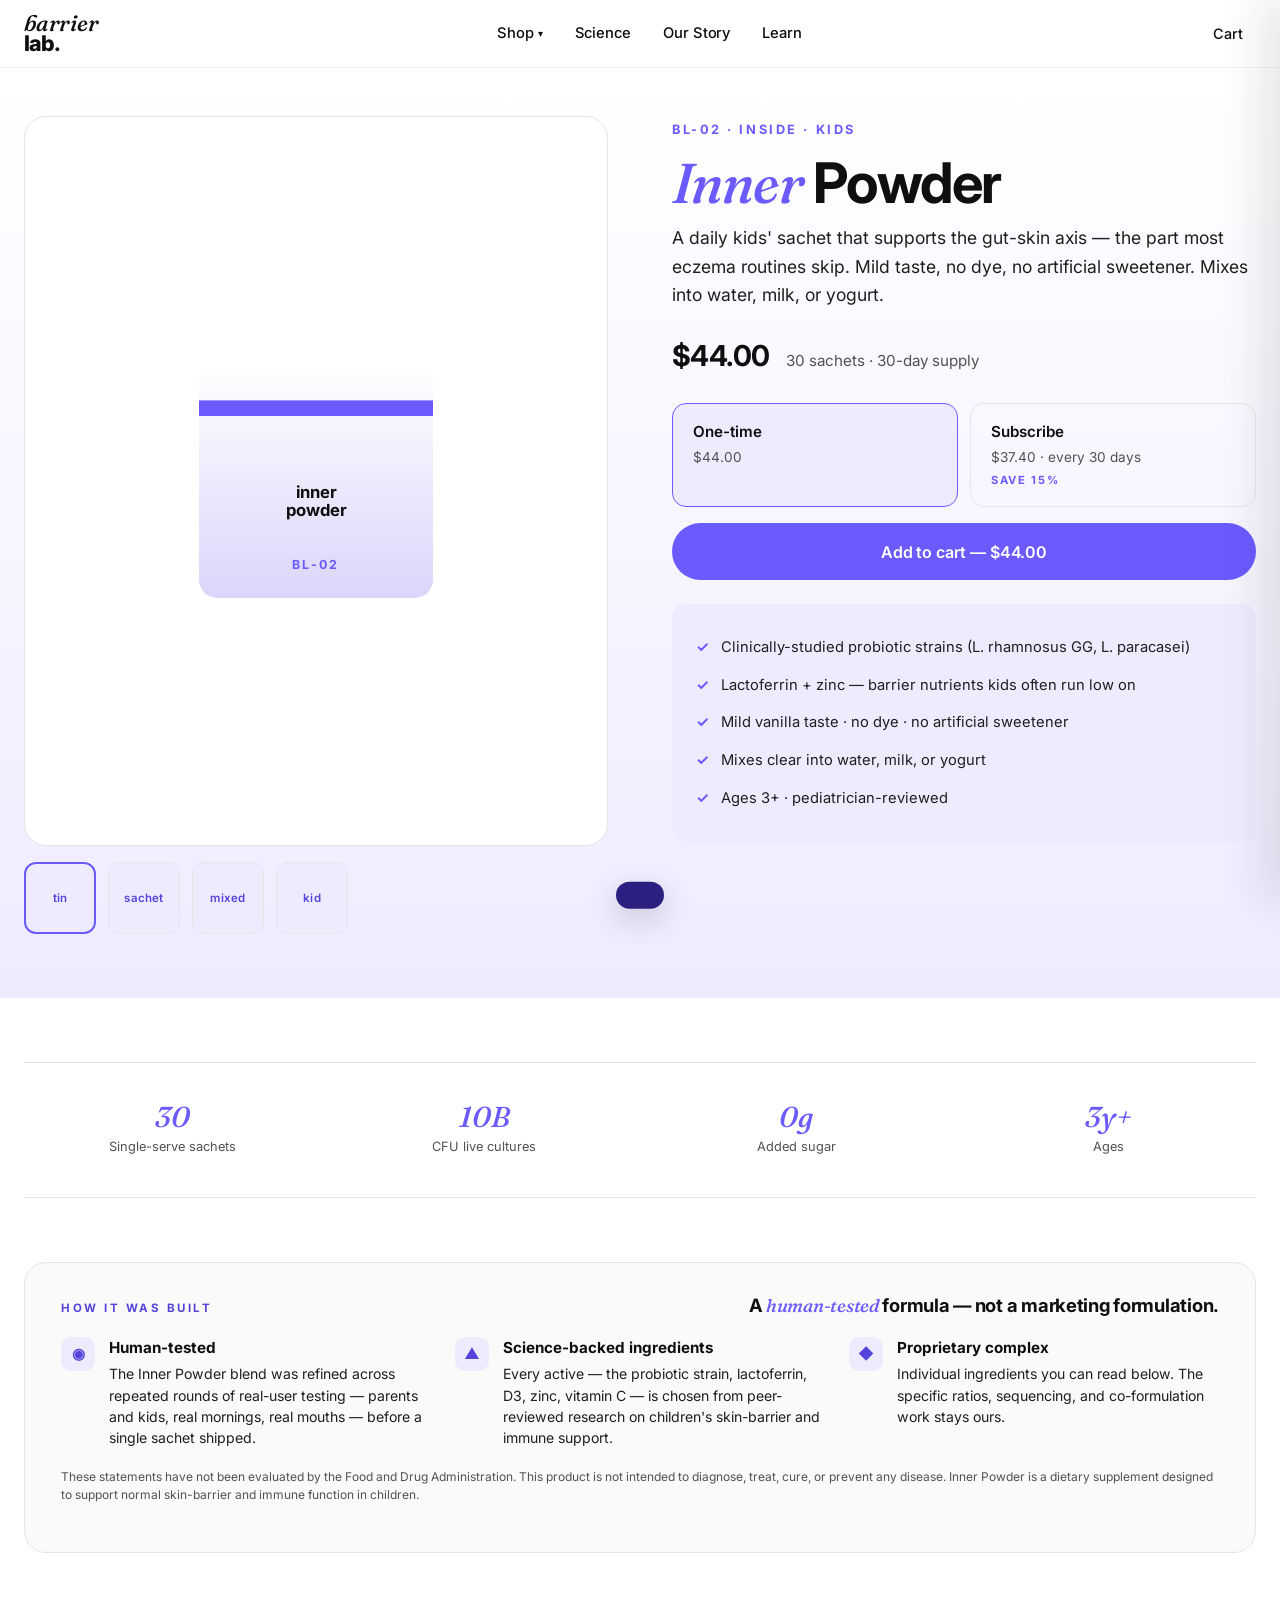
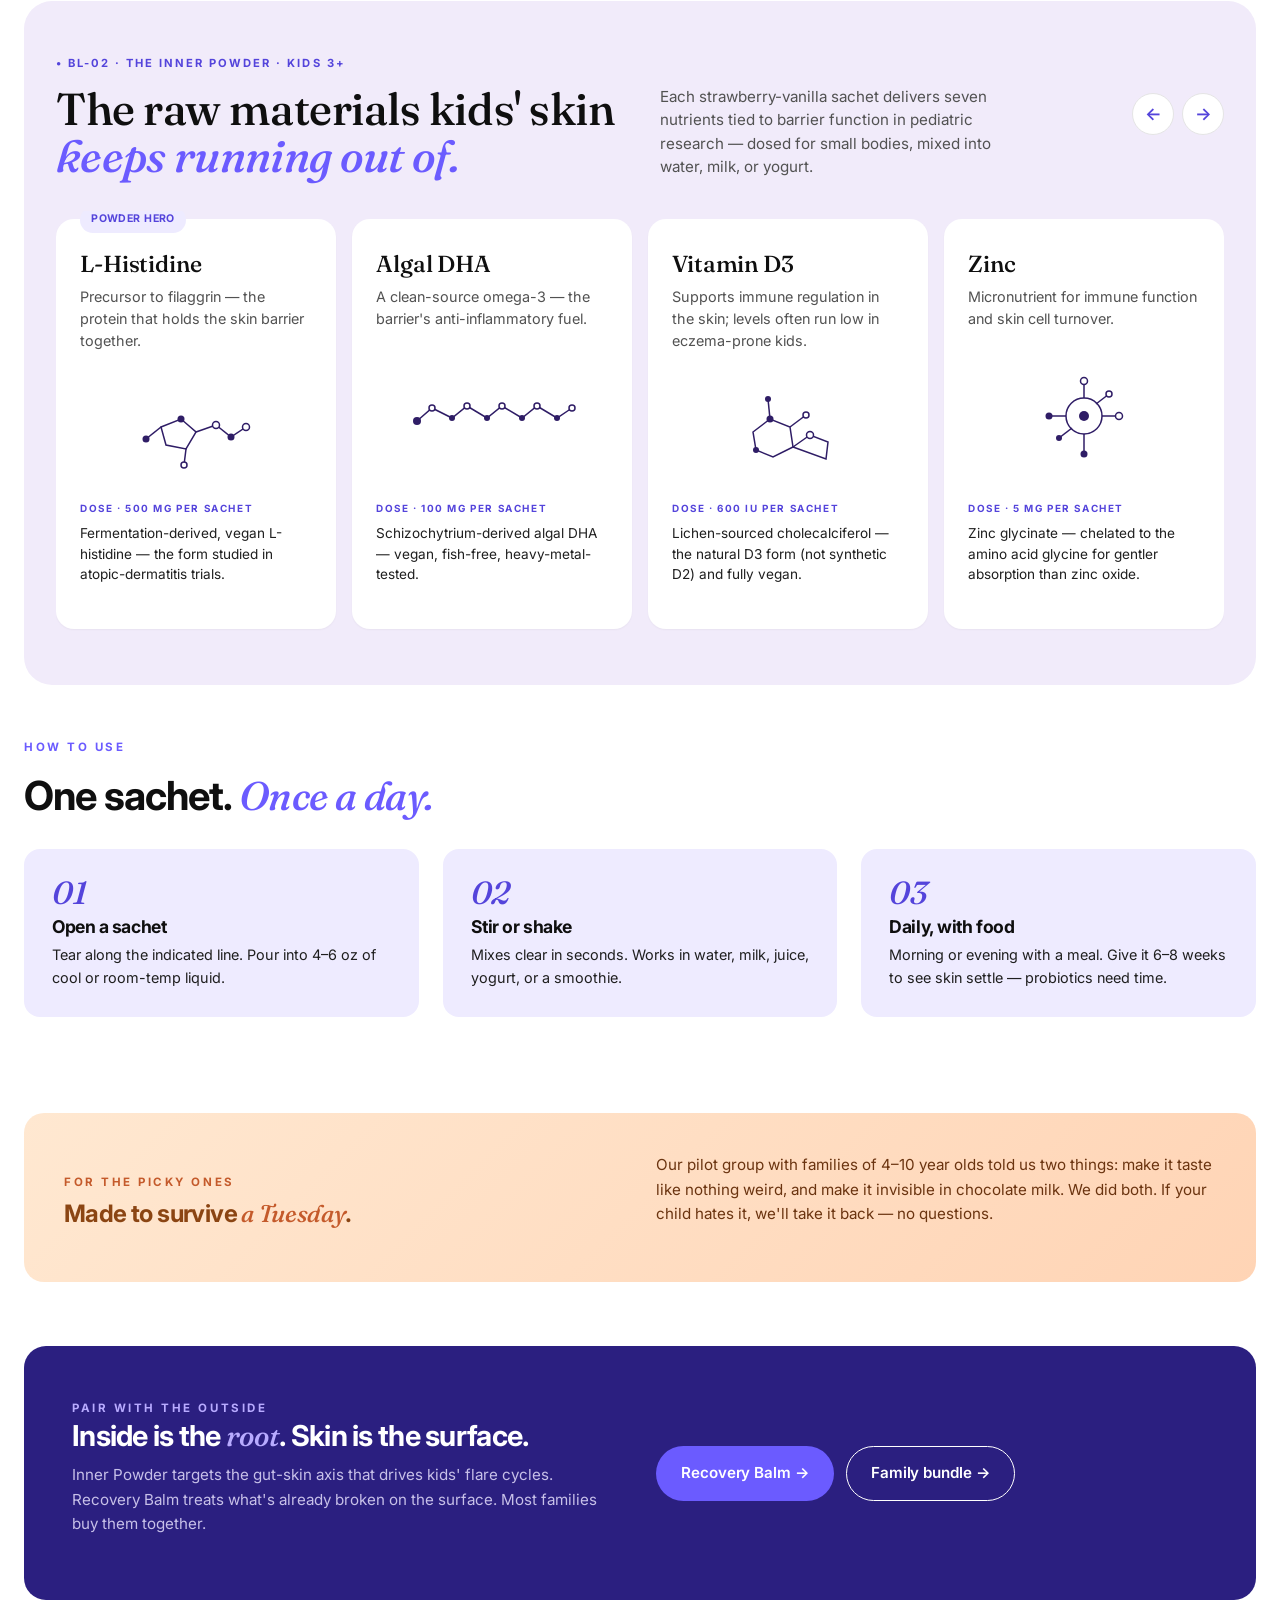
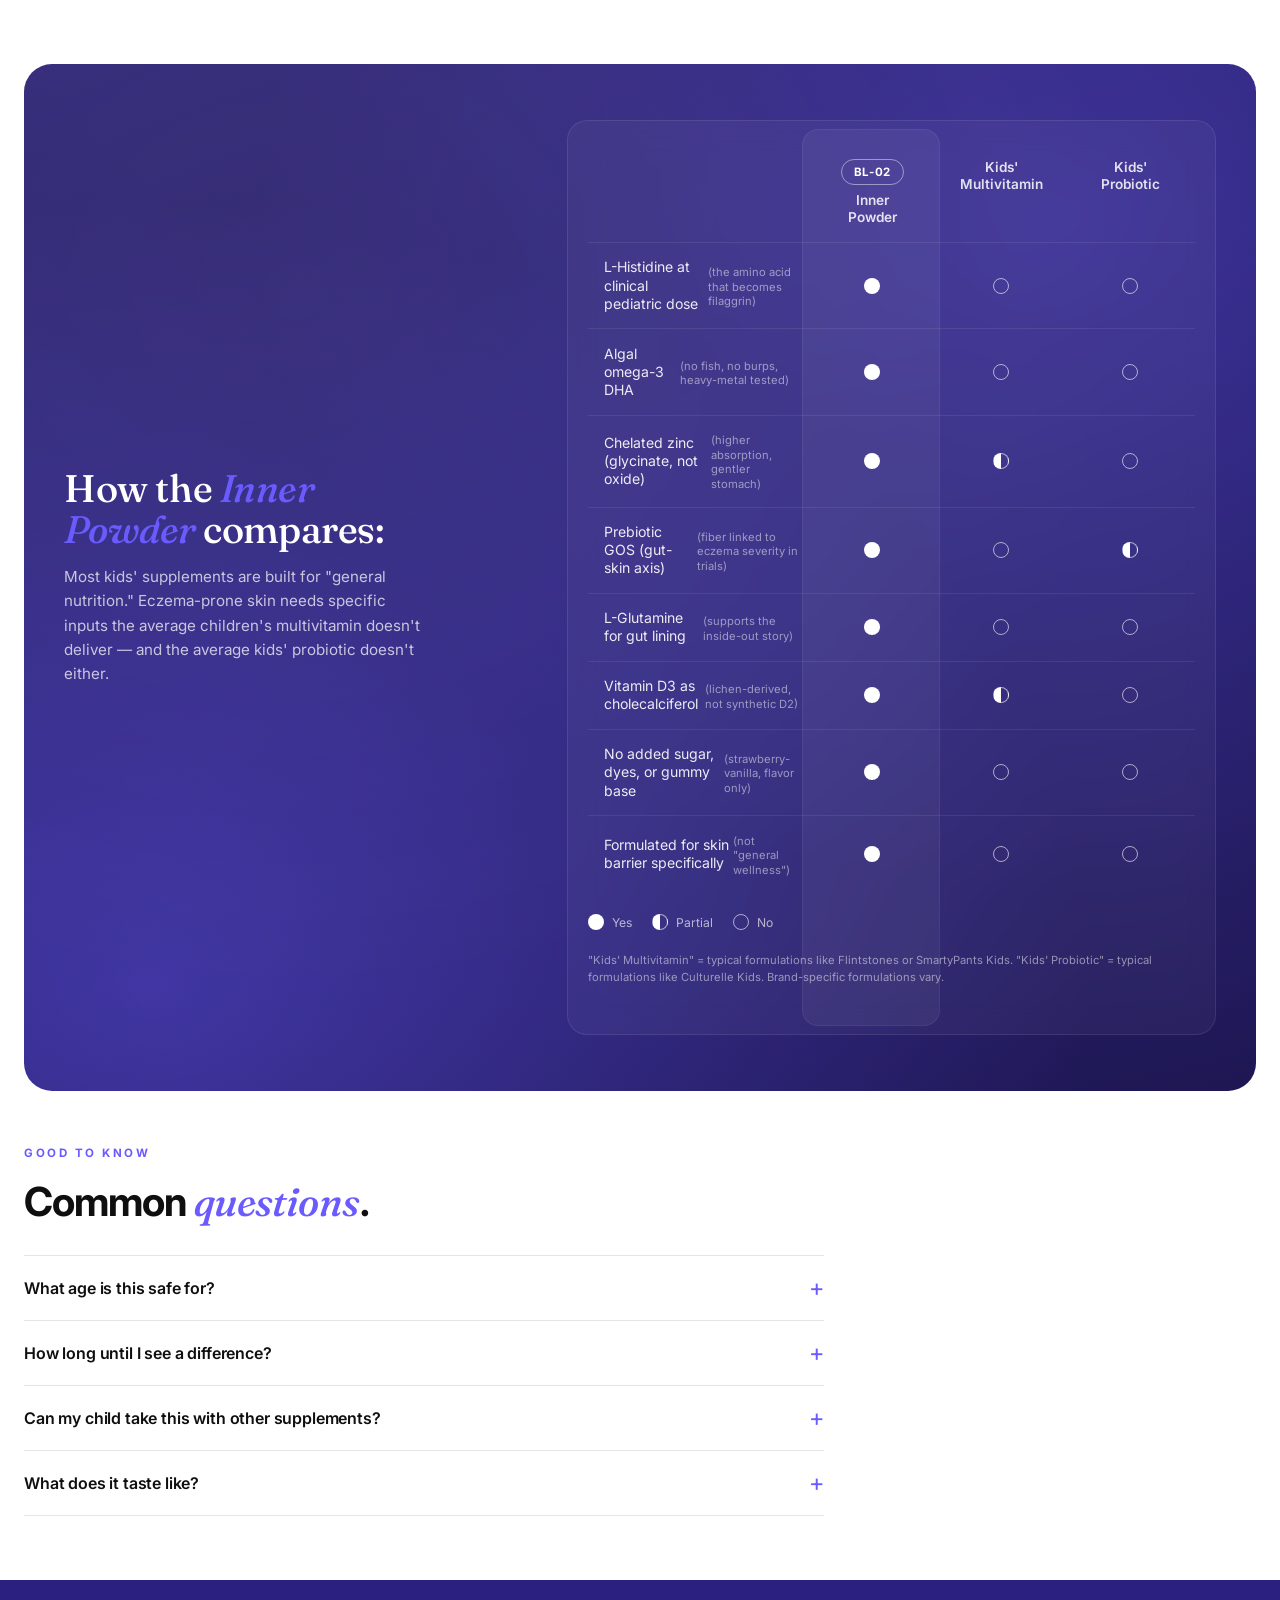
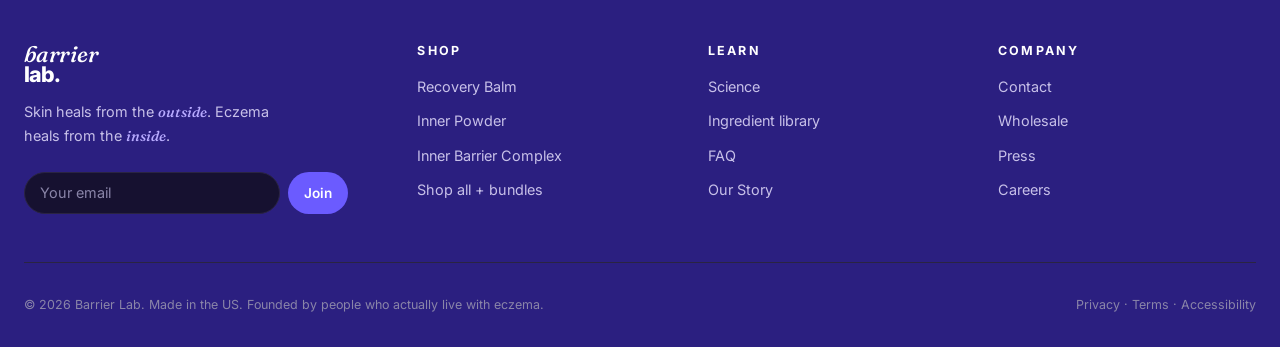
<file: inner-powder.html>
<!doctype html>
<html lang="en">
<head>
  <meta charset="utf-8">
  <meta name="viewport" content="width=device-width, initial-scale=1">
  <title>Inner Powder — BL-02 | Barrier Lab</title>
  <meta name="description" content="Inner Powder: 30 single-serve sachets of gut-skin support for kids with eczema-prone skin. Mild taste, no dye, no artificial sweetener.">
  <link rel="icon" type="image/png" href="assets/mark-purple.png">
  <link rel="stylesheet" href="assets/shared.css">
  <style>
    .pdp-hero {
      padding: 3rem 0 4rem;
      background: linear-gradient(180deg, var(--cream) 0%, var(--lavender) 100%);
    }
    .pdp-grid { display: grid; grid-template-columns: 1fr 1fr; gap: 4rem; align-items: start; }
    @media (max-width: 900px) { .pdp-grid { grid-template-columns: 1fr; gap: 2rem; } }

    .pdp-visual-panel {
      background: white;
      border-radius: 22px;
      aspect-ratio: 4 / 5;
      display: flex;
      align-items: center;
      justify-content: center;
      border: 1px solid var(--line);
    }
    .pdp-visual-panel .viz-tin { transform: scale(1.3); }

    .pdp-thumbs { display: flex; gap: 0.75rem; margin-top: 1rem; }
    .pdp-thumb {
      width: 72px; height: 72px; background: var(--lavender);
      border: 1px solid var(--line); border-radius: 12px;
      display: flex; align-items: center; justify-content: center;
      cursor: pointer; font-size: 0.72rem; font-weight: 600;
      color: var(--purple-deep); text-transform: lowercase;
      letter-spacing: 0.02em;
    }
    .pdp-thumb.is-active { border-color: var(--purple); border-width: 2px; }

    .pdp-code { font-size: 0.8rem; font-weight: 700; letter-spacing: 0.2em; color: var(--purple); text-transform: uppercase; }
    .pdp-h1 { font-size: clamp(2.25rem, 4.5vw, 3.5rem); line-height: 1.05; margin: 0.75rem 0; }
    .pdp-h1 em { font-family: 'Fraunces', serif; font-style: italic; font-weight: 500; color: var(--purple); }
    .pdp-subhead { font-size: 1.1rem; color: var(--ink-soft); margin-bottom: 1.5rem; }

    .pdp-price-block { display: flex; align-items: baseline; gap: 1rem; margin-bottom: 1.5rem; }
    .pdp-price { font-size: 1.8rem; font-weight: 700; letter-spacing: -0.02em; }
    .pdp-price-sub { color: var(--muted); font-size: 0.95rem; }

    .pdp-opt { display: grid; grid-template-columns: 1fr 1fr; gap: 0.75rem; margin-bottom: 1rem; }
    .pdp-opt label {
      display: flex; flex-direction: column; gap: 0.2rem;
      padding: 1rem 1.25rem; border: 1.5px solid var(--line);
      border-radius: 14px; cursor: pointer; transition: all 0.15s; position: relative;
    }
    .pdp-opt label:has(input:checked) { border-color: var(--purple); background: var(--lavender); }
    .pdp-opt input { position: absolute; opacity: 0; }
    .pdp-opt .opt-label { font-weight: 600; font-size: 0.95rem; }
    .pdp-opt .opt-price { color: var(--muted); font-size: 0.85rem; }
    .pdp-opt .opt-save { font-size: 0.7rem; color: var(--purple); font-weight: 700; letter-spacing: 0.15em; text-transform: uppercase; }

    .pdp-benefits {
      list-style: none; padding: 1.5rem; margin: 1.5rem 0 0;
      background: var(--lavender); border-radius: 14px;
    }
    .pdp-benefits li { padding: 0.45rem 0; font-size: 0.92rem; color: var(--ink-soft); }
    .pdp-benefits li::before { content: '✓'; color: var(--purple); font-weight: 700; margin-right: 0.75rem; }

    .pdp-strip {
      display: grid; grid-template-columns: repeat(4, 1fr); gap: 1rem;
      padding: 2.5rem 0; border-top: 1px solid var(--line); border-bottom: 1px solid var(--line);
      margin: 4rem 0; text-align: center;
    }
    @media (max-width: 700px) { .pdp-strip { grid-template-columns: repeat(2, 1fr); gap: 1.5rem; } }
    .pdp-strip-item .num {
      font-family: 'Fraunces', serif; font-style: italic; font-weight: 500;
      font-size: 1.8rem; color: var(--purple); line-height: 1;
    }
    .pdp-strip-item .lbl { font-size: 0.8rem; color: var(--muted); margin-top: 0.3rem; }

    .pdp-section { padding: 4rem 0; }
    .pdp-section h2 em { font-family: 'Fraunces', serif; font-style: italic; font-weight: 500; color: var(--purple); }

    .ingredient-grid { display: grid; grid-template-columns: repeat(3, 1fr); gap: 1rem; margin-top: 2rem; }
    @media (max-width: 800px) { .ingredient-grid { grid-template-columns: 1fr; } }
    .ing-card { background: white; border: 1px solid var(--line); border-radius: 16px; padding: 1.5rem; }
    .ing-card h4 { font-size: 1.15rem; font-weight: 700; letter-spacing: -0.01em; color: var(--ink-text); margin: 0.35rem 0 0.5rem; }
    .ing-card p { font-size: 0.9rem; color: var(--muted); margin: 0; }
    .ing-card .role { font-size: 0.7rem; color: var(--purple); letter-spacing: 0.15em; text-transform: uppercase; font-weight: 700; }

    .how-steps { display: grid; grid-template-columns: repeat(3, 1fr); gap: 1.5rem; margin-top: 2rem; }
    @media (max-width: 800px) { .how-steps { grid-template-columns: 1fr; } }
    .how-step { background: var(--lavender); border-radius: 16px; padding: 1.75rem; }
    .how-step .step-num { font-family: 'Fraunces', serif; font-style: italic; font-weight: 500; font-size: 2rem; color: var(--purple-deep); line-height: 1; margin-bottom: 0.5rem; }
    .how-step h4 { font-size: 1.1rem; margin-bottom: 0.4rem; }
    .how-step p { font-size: 0.9rem; color: var(--ink-soft); margin: 0; }

    .pair-callout {
      background: var(--ink); color: var(--cream); border-radius: 22px; padding: 3rem;
      display: grid; grid-template-columns: 1fr 1fr; gap: 2rem; align-items: center; margin: 4rem 0;
    }
    @media (max-width: 800px) { .pair-callout { grid-template-columns: 1fr; } }
    .pair-callout h3 { color: var(--cream); font-size: 1.8rem; margin-bottom: 0.75rem; }
    .pair-callout h3 em { font-family: 'Fraunces', serif; font-style: italic; font-weight: 500; color: var(--purple-light); }
    .pair-callout p { color: #C7C0E8; font-size: 0.95rem; }

    .kids-banner {
      background: linear-gradient(135deg, #FFE8D1 0%, #FFD4B5 100%);
      border-radius: 20px;
      padding: 2.5rem;
      margin: 2rem 0 0;
      display: grid;
      grid-template-columns: 1fr 1fr;
      gap: 2rem;
      align-items: center;
    }
    @media (max-width: 800px) { .kids-banner { grid-template-columns: 1fr; } }
    .kids-banner h3 {
      font-size: 1.5rem;
      color: #8B4513;
    }
    .kids-banner h3 em {
      font-family: 'Fraunces', serif;
      font-style: italic;
      font-weight: 500;
      color: #C45A2B;
    }
    .kids-banner p { color: #6B3410; font-size: 0.95rem; }
  </style>
</head>
<body>

  <section class="pdp-hero">
    <div class="container">
      <div class="pdp-grid">
        <div>
          <div class="pdp-visual-panel">
            <div class="viz-tin">
              <span class="viz-label">inner<br>powder</span>
              <span class="viz-code">BL-02</span>
            </div>
          </div>
          <div class="pdp-thumbs">
            <div class="pdp-thumb is-active">tin</div>
            <div class="pdp-thumb">sachet</div>
            <div class="pdp-thumb">mixed</div>
            <div class="pdp-thumb">kid</div>
          </div>
        </div>

        <div>
          <span class="pdp-code">BL-02 · Inside · Kids</span>
          <h1 class="pdp-h1"><em>Inner</em> Powder</h1>
          <p class="pdp-subhead">A daily kids' sachet that supports the gut-skin axis — the part most eczema routines skip. Mild taste, no dye, no artificial sweetener. Mixes into water, milk, or yogurt.</p>

          <div class="pdp-price-block">
            <span class="pdp-price" id="pdpPrice">$44.00</span>
            <span class="pdp-price-sub">30 sachets · 30-day supply</span>
          </div>

          <div class="pdp-opt">
            <label>
              <input type="radio" name="sub" value="once" checked>
              <span class="opt-label">One-time</span>
              <span class="opt-price">$44.00</span>
            </label>
            <label>
              <input type="radio" name="sub" value="subscribe">
              <span class="opt-label">Subscribe</span>
              <span class="opt-price">$37.40 · every 30 days</span>
              <span class="opt-save">Save 15%</span>
            </label>
          </div>

          <button class="btn btn-primary btn-full btn-lg js-add-to-cart" data-sku="bl-02" id="pdpAdd">Add to cart — $44.00</button>

          <ul class="pdp-benefits">
            <li>Clinically-studied probiotic strains (L. rhamnosus GG, L. paracasei)</li>
            <li>Lactoferrin + zinc — barrier nutrients kids often run low on</li>
            <li>Mild vanilla taste · no dye · no artificial sweetener</li>
            <li>Mixes clear into water, milk, or yogurt</li>
            <li>Ages 3+ · pediatrician-reviewed</li>
          </ul>
        </div>
      </div>
    </div>
  </section>

  <section>
    <div class="container">

      <div class="pdp-strip">
        <div class="pdp-strip-item"><div class="num">30</div><div class="lbl">Single-serve sachets</div></div>
        <div class="pdp-strip-item"><div class="num">10B</div><div class="lbl">CFU live cultures</div></div>
        <div class="pdp-strip-item"><div class="num">0g</div><div class="lbl">Added sugar</div></div>
        <div class="pdp-strip-item"><div class="num">3y+</div><div class="lbl">Ages</div></div>
      </div>

      <!-- Trust strip — how the formula was developed -->
      <div class="trust-strip">
        <div class="trust-head">
          <span class="kicker">How it was built</span>
          <h3>A <em>human-tested</em> formula — not a marketing formulation.</h3>
        </div>
        <div class="trust-grid">
          <div class="trust-cell">
            <div class="ic">◉</div>
            <div class="body">
              <strong>Human-tested</strong>
              The Inner Powder blend was refined across repeated rounds of real-user testing — parents and kids, real mornings, real mouths — before a single sachet shipped.
            </div>
          </div>
          <div class="trust-cell">
            <div class="ic">▲</div>
            <div class="body">
              <strong>Science-backed ingredients</strong>
              Every active — the probiotic strain, lactoferrin, D3, zinc, vitamin C — is chosen from peer-reviewed research on children's skin-barrier and immune support.
            </div>
          </div>
          <div class="trust-cell">
            <div class="ic">◆</div>
            <div class="body">
              <strong>Proprietary complex</strong>
              Individual ingredients you can read below. The specific ratios, sequencing, and co-formulation work stays ours.
            </div>
          </div>
        </div>
        <p class="trust-foot">These statements have not been evaluated by the Food and Drug Administration. This product is not intended to diagnose, treat, cure, or prevent any disease. Inner Powder is a dietary supplement designed to support normal skin-barrier and immune function in children.</p>
      </div>

      <!-- Ingredient grid — horizontal-scroll molecule rail (BL-02) -->
      <div class="ing-scroll is-inside">
        <div class="ing-scroll-head">
          <div>
            <span class="ing-kicker">• BL-02 · The Inner Powder · Kids 3+</span>
            <h2>The raw materials kids' skin <em>keeps running out of.</em></h2>
          </div>
          <p>Each strawberry-vanilla sachet delivers seven nutrients tied to barrier function in pediatric research — dosed for small bodies, mixed into water, milk, or yogurt.</p>
          <div class="ing-scroll-controls">
            <button class="ing-scroll-btn" data-rail="ingTrackBL02" data-dir="-1" aria-label="Scroll left">←</button>
            <button class="ing-scroll-btn" data-rail="ingTrackBL02" data-dir="1" aria-label="Scroll right">→</button>
          </div>
        </div>

        <div class="ing-scroll-track" id="ingTrackBL02">
          <!-- 1. L-Histidine -->
          <div class="ing-mol-card">
            <span class="ing-top-tag">Powder Hero</span>
            <h3>L-Histidine</h3>
            <p class="ing-desc">Precursor to filaggrin — the protein that holds the skin barrier together.</p>
            <div class="mol-stage">
              <svg viewBox="0 0 180 100" width="100%" height="100">
                <g fill="none" stroke-width="1.5">
                  <polygon class="mol-stroke" points="55,50 75,42 90,55 80,72 60,68" fill="#fff"/>
                  <line class="mol-stroke" x1="90" y1="55" x2="110" y2="48"/>
                  <line class="mol-stroke" x1="110" y1="48" x2="125" y2="60"/>
                  <line class="mol-stroke" x1="125" y1="60" x2="140" y2="50"/>
                  <line class="mol-stroke" x1="55" y1="50" x2="40" y2="62"/>
                  <line class="mol-stroke" x1="80" y1="72" x2="78" y2="88"/>
                </g>
                <g>
                  <circle class="mol-fill" cx="75" cy="42" r="3.5"/>
                  <circle class="mol-fill-hollow" cx="110" cy="48" r="3.5"/>
                  <circle class="mol-fill" cx="125" cy="60" r="3.5"/>
                  <circle class="mol-fill-hollow" cx="140" cy="50" r="3.5"/>
                  <circle class="mol-fill" cx="40" cy="62" r="3.5"/>
                  <circle class="mol-fill-hollow" cx="78" cy="88" r="3"/>
                </g>
              </svg>
            </div>
            <p class="ing-label">Dose · 500 mg per sachet</p>
            <p class="ing-form">Fermentation-derived, vegan L-histidine — the form studied in atopic-dermatitis trials.</p>
          </div>

          <!-- 2. Algal DHA -->
          <div class="ing-mol-card">
            <h3>Algal DHA</h3>
            <p class="ing-desc">A clean-source omega-3 — the barrier's anti-inflammatory fuel.</p>
            <div class="mol-stage">
              <svg viewBox="0 0 180 100" width="100%" height="100">
                <g fill="none" stroke-width="1.5">
                  <path class="mol-stroke" d="M15 55 L30 42 L50 52 L65 40 L85 52 L100 40 L120 52 L135 40 L155 52 L170 42" />
                </g>
                <g>
                  <circle class="mol-fill" cx="15" cy="55" r="4"/>
                  <circle class="mol-fill-hollow" cx="30" cy="42" r="3"/>
                  <circle class="mol-fill" cx="50" cy="52" r="3"/>
                  <circle class="mol-fill-hollow" cx="65" cy="40" r="3"/>
                  <circle class="mol-fill" cx="85" cy="52" r="3"/>
                  <circle class="mol-fill-hollow" cx="100" cy="40" r="3"/>
                  <circle class="mol-fill" cx="120" cy="52" r="3"/>
                  <circle class="mol-fill-hollow" cx="135" cy="40" r="3"/>
                  <circle class="mol-fill" cx="155" cy="52" r="3"/>
                  <circle class="mol-fill-hollow" cx="170" cy="42" r="3"/>
                </g>
              </svg>
            </div>
            <p class="ing-label">Dose · 100 mg per sachet</p>
            <p class="ing-form">Schizochytrium-derived algal DHA — vegan, fish-free, heavy-metal-tested.</p>
          </div>

          <!-- 3. Vitamin D3 -->
          <div class="ing-mol-card">
            <h3>Vitamin D3</h3>
            <p class="ing-desc">Supports immune regulation in the skin; levels often run low in eczema-prone kids.</p>
            <div class="mol-stage">
              <svg viewBox="0 0 180 100" width="100%" height="100">
                <g fill="none" stroke-width="1.5">
                  <polygon class="mol-stroke" points="55,55 72,42 92,50 95,70 75,80 58,73" fill="#fff"/>
                  <polygon class="mol-stroke" points="95,70 112,58 130,65 128,82" fill="#fff"/>
                  <line class="mol-stroke" x1="72" y1="42" x2="70" y2="22"/>
                  <line class="mol-stroke" x1="92" y1="50" x2="108" y2="38"/>
                </g>
                <g>
                  <circle class="mol-fill" cx="72" cy="42" r="3.5"/>
                  <circle class="mol-fill-hollow" cx="112" cy="58" r="3.5"/>
                  <circle class="mol-fill" cx="70" cy="22" r="3"/>
                  <circle class="mol-fill-hollow" cx="108" cy="38" r="3"/>
                  <circle class="mol-fill" cx="58" cy="73" r="3"/>
                </g>
              </svg>
            </div>
            <p class="ing-label">Dose · 600 IU per sachet</p>
            <p class="ing-form">Lichen-sourced cholecalciferol — the natural D3 form (not synthetic D2) and fully vegan.</p>
          </div>

          <!-- 4. Zinc -->
          <div class="ing-mol-card">
            <h3>Zinc</h3>
            <p class="ing-desc">Micronutrient for immune function and skin cell turnover.</p>
            <div class="mol-stage">
              <svg viewBox="0 0 180 100" width="100%" height="100">
                <g fill="none" stroke-width="1.5">
                  <circle class="mol-stroke" cx="90" cy="50" r="18"/>
                  <line class="mol-stroke" x1="90" y1="32" x2="90" y2="15"/>
                  <line class="mol-stroke" x1="90" y1="68" x2="90" y2="88"/>
                  <line class="mol-stroke" x1="72" y1="50" x2="55" y2="50"/>
                  <line class="mol-stroke" x1="108" y1="50" x2="125" y2="50"/>
                  <line class="mol-stroke" x1="102" y1="38" x2="115" y2="28"/>
                  <line class="mol-stroke" x1="78" y1="62" x2="65" y2="72"/>
                </g>
                <g>
                  <circle class="mol-fill" cx="90" cy="50" r="5"/>
                  <circle class="mol-fill-hollow" cx="90" cy="15" r="3.5"/>
                  <circle class="mol-fill" cx="55" cy="50" r="3.5"/>
                  <circle class="mol-fill-hollow" cx="125" cy="50" r="3.5"/>
                  <circle class="mol-fill" cx="90" cy="88" r="3.5"/>
                  <circle class="mol-fill-hollow" cx="115" cy="28" r="3"/>
                  <circle class="mol-fill" cx="65" cy="72" r="3"/>
                </g>
              </svg>
            </div>
            <p class="ing-label">Dose · 5 mg per sachet</p>
            <p class="ing-form">Zinc glycinate — chelated to the amino acid glycine for gentler absorption than zinc oxide.</p>
          </div>

          <!-- 5. Biotin -->
          <div class="ing-mol-card">
            <h3>Biotin</h3>
            <p class="ing-desc">B-vitamin involved in the fatty acid synthesis the skin uses for barrier lipids.</p>
            <div class="mol-stage">
              <svg viewBox="0 0 180 100" width="100%" height="100">
                <g fill="none" stroke-width="1.5">
                  <polygon class="mol-stroke" points="50,55 65,40 85,40 90,58 78,75 60,72" fill="#fff"/>
                  <line class="mol-stroke" x1="90" y1="58" x2="110" y2="55"/>
                  <line class="mol-stroke" x1="110" y1="55" x2="128" y2="45"/>
                  <line class="mol-stroke" x1="128" y1="45" x2="148" y2="55"/>
                  <line class="mol-stroke" x1="148" y1="55" x2="165" y2="48"/>
                </g>
                <g>
                  <circle class="mol-fill" cx="65" cy="40" r="3.5"/>
                  <circle class="mol-fill-hollow" cx="85" cy="40" r="3.5"/>
                  <circle class="mol-fill" cx="110" cy="55" r="3.5"/>
                  <circle class="mol-fill-hollow" cx="128" cy="45" r="3.5"/>
                  <circle class="mol-fill" cx="148" cy="55" r="3.5"/>
                  <circle class="mol-fill-hollow" cx="165" cy="48" r="3.5"/>
                </g>
              </svg>
            </div>
            <p class="ing-label">Dose · 75 mcg per sachet</p>
            <p class="ing-form">D-biotin — the naturally active isomer, at a pediatric dose (not the megadoses in beauty gummies).</p>
          </div>

          <!-- 6. L-Glutamine -->
          <div class="ing-mol-card">
            <h3>L-Glutamine</h3>
            <p class="ing-desc">The gut lining's favorite amino acid — supports the skin-gut axis.</p>
            <div class="mol-stage">
              <svg viewBox="0 0 180 100" width="100%" height="100">
                <g fill="none" stroke-width="1.5">
                  <line class="mol-stroke" x1="30" y1="50" x2="50" y2="40"/>
                  <line class="mol-stroke" x1="50" y1="40" x2="70" y2="52"/>
                  <line class="mol-stroke" x1="70" y1="52" x2="90" y2="40"/>
                  <line class="mol-stroke" x1="90" y1="40" x2="110" y2="52"/>
                  <line class="mol-stroke" x1="110" y1="52" x2="130" y2="40"/>
                  <line class="mol-stroke" x1="130" y1="40" x2="150" y2="52"/>
                  <line class="mol-stroke" x1="70" y1="52" x2="70" y2="72"/>
                  <line class="mol-stroke" x1="110" y1="52" x2="110" y2="30"/>
                </g>
                <g>
                  <circle class="mol-fill-hollow" cx="30" cy="50" r="3.5"/>
                  <circle class="mol-fill" cx="50" cy="40" r="3.5"/>
                  <circle class="mol-fill-hollow" cx="70" cy="52" r="3.5"/>
                  <circle class="mol-fill" cx="90" cy="40" r="3.5"/>
                  <circle class="mol-fill-hollow" cx="110" cy="52" r="3.5"/>
                  <circle class="mol-fill" cx="130" cy="40" r="3.5"/>
                  <circle class="mol-fill-hollow" cx="150" cy="52" r="3.5"/>
                  <circle class="mol-fill" cx="70" cy="72" r="3"/>
                  <circle class="mol-fill-hollow" cx="110" cy="30" r="3"/>
                </g>
              </svg>
            </div>
            <p class="ing-label">Dose · 250 mg per sachet</p>
            <p class="ing-form">Fermentation-derived, vegan L-glutamine — the free-form version absorbed straight from the gut.</p>
          </div>

          <!-- 7. Prebiotic GOS -->
          <div class="ing-mol-card">
            <h3>Prebiotic GOS</h3>
            <p class="ing-desc">Galacto-oligosaccharides — food for the friendly gut bacteria linked to eczema severity.</p>
            <div class="mol-stage">
              <svg viewBox="0 0 180 100" width="100%" height="100">
                <g fill="none" stroke-width="1.5">
                  <polygon class="mol-stroke" points="30,55 45,42 62,48 64,66 48,76 32,70" fill="#fff"/>
                  <polygon class="mol-stroke" points="64,66 80,54 96,62 96,80 80,88 66,82" fill="#fff"/>
                  <polygon class="mol-stroke" points="96,62 112,50 128,58 128,76 112,84 96,80" fill="#fff"/>
                  <polygon class="mol-stroke" points="128,58 144,46 160,54" fill="#fff"/>
                </g>
                <g>
                  <circle class="mol-fill" cx="45" cy="42" r="3"/>
                  <circle class="mol-fill-hollow" cx="80" cy="54" r="3"/>
                  <circle class="mol-fill" cx="112" cy="50" r="3"/>
                  <circle class="mol-fill-hollow" cx="144" cy="46" r="3"/>
                </g>
              </svg>
            </div>
            <p class="ing-label">Dose · 2 g per sachet</p>
            <p class="ing-form">Short-chain GOS — the same prebiotic fiber found in human breast milk.</p>
          </div>
        </div>
      </div>

      <div class="pdp-section" style="padding-top:0;">
        <span class="kicker">How to use</span>
        <h2 style="margin-top:1rem;">One sachet. <em>Once a day.</em></h2>
        <div class="how-steps">
          <div class="how-step">
            <div class="step-num">01</div>
            <h4>Open a sachet</h4>
            <p>Tear along the indicated line. Pour into 4–6 oz of cool or room-temp liquid.</p>
          </div>
          <div class="how-step">
            <div class="step-num">02</div>
            <h4>Stir or shake</h4>
            <p>Mixes clear in seconds. Works in water, milk, juice, yogurt, or a smoothie.</p>
          </div>
          <div class="how-step">
            <div class="step-num">03</div>
            <h4>Daily, with food</h4>
            <p>Morning or evening with a meal. Give it 6–8 weeks to see skin settle — probiotics need time.</p>
          </div>
        </div>
      </div>

      <!-- Kids safety/taste reassurance -->
      <div class="kids-banner">
        <div>
          <span class="kicker" style="color:#C45A2B;">For the picky ones</span>
          <h3 style="margin-top:0.5rem;">Made to survive <em>a Tuesday</em>.</h3>
        </div>
        <div>
          <p>Our pilot group with families of 4–10 year olds told us two things: make it taste like nothing weird, and make it invisible in chocolate milk. We did both. If your child hates it, we'll take it back — no questions.</p>
        </div>
      </div>

      <!-- Pair with outside -->
      <div class="pair-callout">
        <div>
          <span class="kicker" style="color:var(--purple-light);">Pair with the outside</span>
          <h3>Inside is the <em>root</em>. Skin is the surface.</h3>
          <p>Inner Powder targets the gut-skin axis that drives kids' flare cycles. Recovery Balm treats what's already broken on the surface. Most families buy them together.</p>
        </div>
        <div style="display:flex; gap:0.75rem; flex-wrap:wrap;">
          <a href="recovery-balm.html" class="btn btn-primary">Recovery Balm →</a>
          <a href="shop.html" class="btn btn-outline" style="color:var(--cream); border-color:var(--cream);">Family bundle →</a>
        </div>
      </div>

      <!-- How the Inner Powder compares -->
      <section class="cmp-stage" style="background:
          radial-gradient(ellipse at 85% 15%, rgba(107,91,255,0.30), transparent 55%),
          radial-gradient(ellipse at 10% 90%, rgba(107,91,255,0.45), transparent 60%),
          linear-gradient(160deg, #322878 0%, #211A5E 55%, #150F3F 100%);">
        <div class="cmp-top">
          <div>
            <h2 class="cmp-title">How the <em>Inner<br/>Powder</em> compares:</h2>
            <p class="cmp-lead">Most kids' supplements are built for "general nutrition." Eczema-prone skin needs specific inputs the average children's multivitamin doesn't deliver — and the average kids' probiotic doesn't either.</p>
          </div>
          <div class="cmp-panel">
            <div class="cmp-highlight-col" style="left: calc(1.7/4.7 * 100%); right: calc(2/4.7 * 100%); top: 0.5rem; bottom: 0.5rem;"></div>
            <div class="cmp-grid">
              <div class="cmp-head cmp-head--label">&nbsp;</div>
              <div class="cmp-head">
                <span class="cmp-chip">BL-02</span>
                <div style="margin-top:0.45rem;">Inner<br/>Powder</div>
              </div>
              <div class="cmp-head">Kids'<br/>Multivitamin</div>
              <div class="cmp-head">Kids'<br/>Probiotic</div>

              <div class="cmp-row">
                <div class="cmp-cell cmp-cell--label">L-Histidine at clinical pediatric dose <small>(the amino acid that becomes filaggrin)</small></div>
                <div class="cmp-cell"><span class="cmp-dot yes"></span></div>
                <div class="cmp-cell"><span class="cmp-dot no"></span></div>
                <div class="cmp-cell"><span class="cmp-dot no"></span></div>
              </div>
              <div class="cmp-row">
                <div class="cmp-cell cmp-cell--label">Algal omega-3 DHA <small>(no fish, no burps, heavy-metal tested)</small></div>
                <div class="cmp-cell"><span class="cmp-dot yes"></span></div>
                <div class="cmp-cell"><span class="cmp-dot no"></span></div>
                <div class="cmp-cell"><span class="cmp-dot no"></span></div>
              </div>
              <div class="cmp-row">
                <div class="cmp-cell cmp-cell--label">Chelated zinc (glycinate, not oxide) <small>(higher absorption, gentler stomach)</small></div>
                <div class="cmp-cell"><span class="cmp-dot yes"></span></div>
                <div class="cmp-cell"><span class="cmp-dot partial"></span></div>
                <div class="cmp-cell"><span class="cmp-dot no"></span></div>
              </div>
              <div class="cmp-row">
                <div class="cmp-cell cmp-cell--label">Prebiotic GOS (gut-skin axis) <small>(fiber linked to eczema severity in trials)</small></div>
                <div class="cmp-cell"><span class="cmp-dot yes"></span></div>
                <div class="cmp-cell"><span class="cmp-dot no"></span></div>
                <div class="cmp-cell"><span class="cmp-dot partial"></span></div>
              </div>
              <div class="cmp-row">
                <div class="cmp-cell cmp-cell--label">L-Glutamine for gut lining <small>(supports the inside-out story)</small></div>
                <div class="cmp-cell"><span class="cmp-dot yes"></span></div>
                <div class="cmp-cell"><span class="cmp-dot no"></span></div>
                <div class="cmp-cell"><span class="cmp-dot no"></span></div>
              </div>
              <div class="cmp-row">
                <div class="cmp-cell cmp-cell--label">Vitamin D3 as cholecalciferol <small>(lichen-derived, not synthetic D2)</small></div>
                <div class="cmp-cell"><span class="cmp-dot yes"></span></div>
                <div class="cmp-cell"><span class="cmp-dot partial"></span></div>
                <div class="cmp-cell"><span class="cmp-dot no"></span></div>
              </div>
              <div class="cmp-row">
                <div class="cmp-cell cmp-cell--label">No added sugar, dyes, or gummy base <small>(strawberry-vanilla, flavor only)</small></div>
                <div class="cmp-cell"><span class="cmp-dot yes"></span></div>
                <div class="cmp-cell"><span class="cmp-dot no"></span></div>
                <div class="cmp-cell"><span class="cmp-dot no"></span></div>
              </div>
              <div class="cmp-row">
                <div class="cmp-cell cmp-cell--label">Formulated for skin barrier specifically <small>(not "general wellness")</small></div>
                <div class="cmp-cell"><span class="cmp-dot yes"></span></div>
                <div class="cmp-cell"><span class="cmp-dot no"></span></div>
                <div class="cmp-cell"><span class="cmp-dot no"></span></div>
              </div>
            </div>
            <div class="cmp-legend">
              <span class="cmp-legend-item"><span class="cmp-dot yes"></span>Yes</span>
              <span class="cmp-legend-item"><span class="cmp-dot partial"></span>Partial</span>
              <span class="cmp-legend-item"><span class="cmp-dot no"></span>No</span>
            </div>
            <p class="cmp-foot">"Kids' Multivitamin" = typical formulations like Flintstones or SmartyPants Kids. "Kids' Probiotic" = typical formulations like Culturelle Kids. Brand-specific formulations vary.</p>
          </div>
        </div>
      </section>

      <div class="pdp-section" style="padding-top:0;">
        <span class="kicker">Good to know</span>
        <h2 style="margin-top:1rem;">Common <em>questions</em>.</h2>
        <div style="max-width:800px; margin-top:2rem;">
          <div class="acc-item">
            <button class="acc-btn">What age is this safe for? <span class="acc-icon">+</span></button>
            <div class="acc-content"><p>Ages 3 and up. Under 3, please talk to your pediatrician — we have a lower-dose formula in development and recommend medical supervision for infants and toddlers.</p></div>
          </div>
          <div class="acc-item">
            <button class="acc-btn">How long until I see a difference? <span class="acc-icon">+</span></button>
            <div class="acc-content"><p>In the clinical literature on LGG + lactoferrin in pediatric eczema, most parents notice fewer flare-ups after 6–8 weeks of daily use. Probiotics take time to colonize — this isn't a rescue product, it's a daily routine.</p></div>
          </div>
          <div class="acc-item">
            <button class="acc-btn">Can my child take this with other supplements? <span class="acc-icon">+</span></button>
            <div class="acc-content"><p>Yes, in almost all cases. If your child is on antibiotics, we recommend spacing them at least 2 hours apart. Always check with your pediatrician if you have specific concerns.</p></div>
          </div>
          <div class="acc-item">
            <button class="acc-btn">What does it taste like? <span class="acc-icon">+</span></button>
            <div class="acc-content"><p>A very mild vanilla. No added sugar, no stevia, no artificial sweetener. Most kids don't notice when mixed into milk, juice, or a smoothie.</p></div>
          </div>
        </div>
      </div>

    </div>
  </section>

  <script src="assets/shared.js"></script>
  <script>
    const radios = document.querySelectorAll('input[name=sub]');
    const priceEl = document.getElementById('pdpPrice');
    const addBtn = document.getElementById('pdpAdd');
    radios.forEach(r => r.addEventListener('change', () => {
      const sub = document.querySelector('input[name=sub]:checked').value === 'subscribe';
      priceEl.textContent = sub ? '$37.40' : '$44.00';
      addBtn.textContent = sub ? 'Add to cart — $37.40 / mo' : 'Add to cart — $44.00';
      addBtn.dataset.subscribe = sub ? 'true' : 'false';
    }));

    // Wire ingredient-scroll prev/next buttons
    document.querySelectorAll('.ing-scroll-btn').forEach(btn => {
      btn.addEventListener('click', () => {
        const track = document.getElementById(btn.dataset.rail);
        if (!track) return;
        const dir = Number(btn.dataset.dir);
        track.scrollBy({ left: dir * (track.clientWidth * 0.85), behavior: 'smooth' });
      });
    });
  </script>
</body>
</html>
</file>
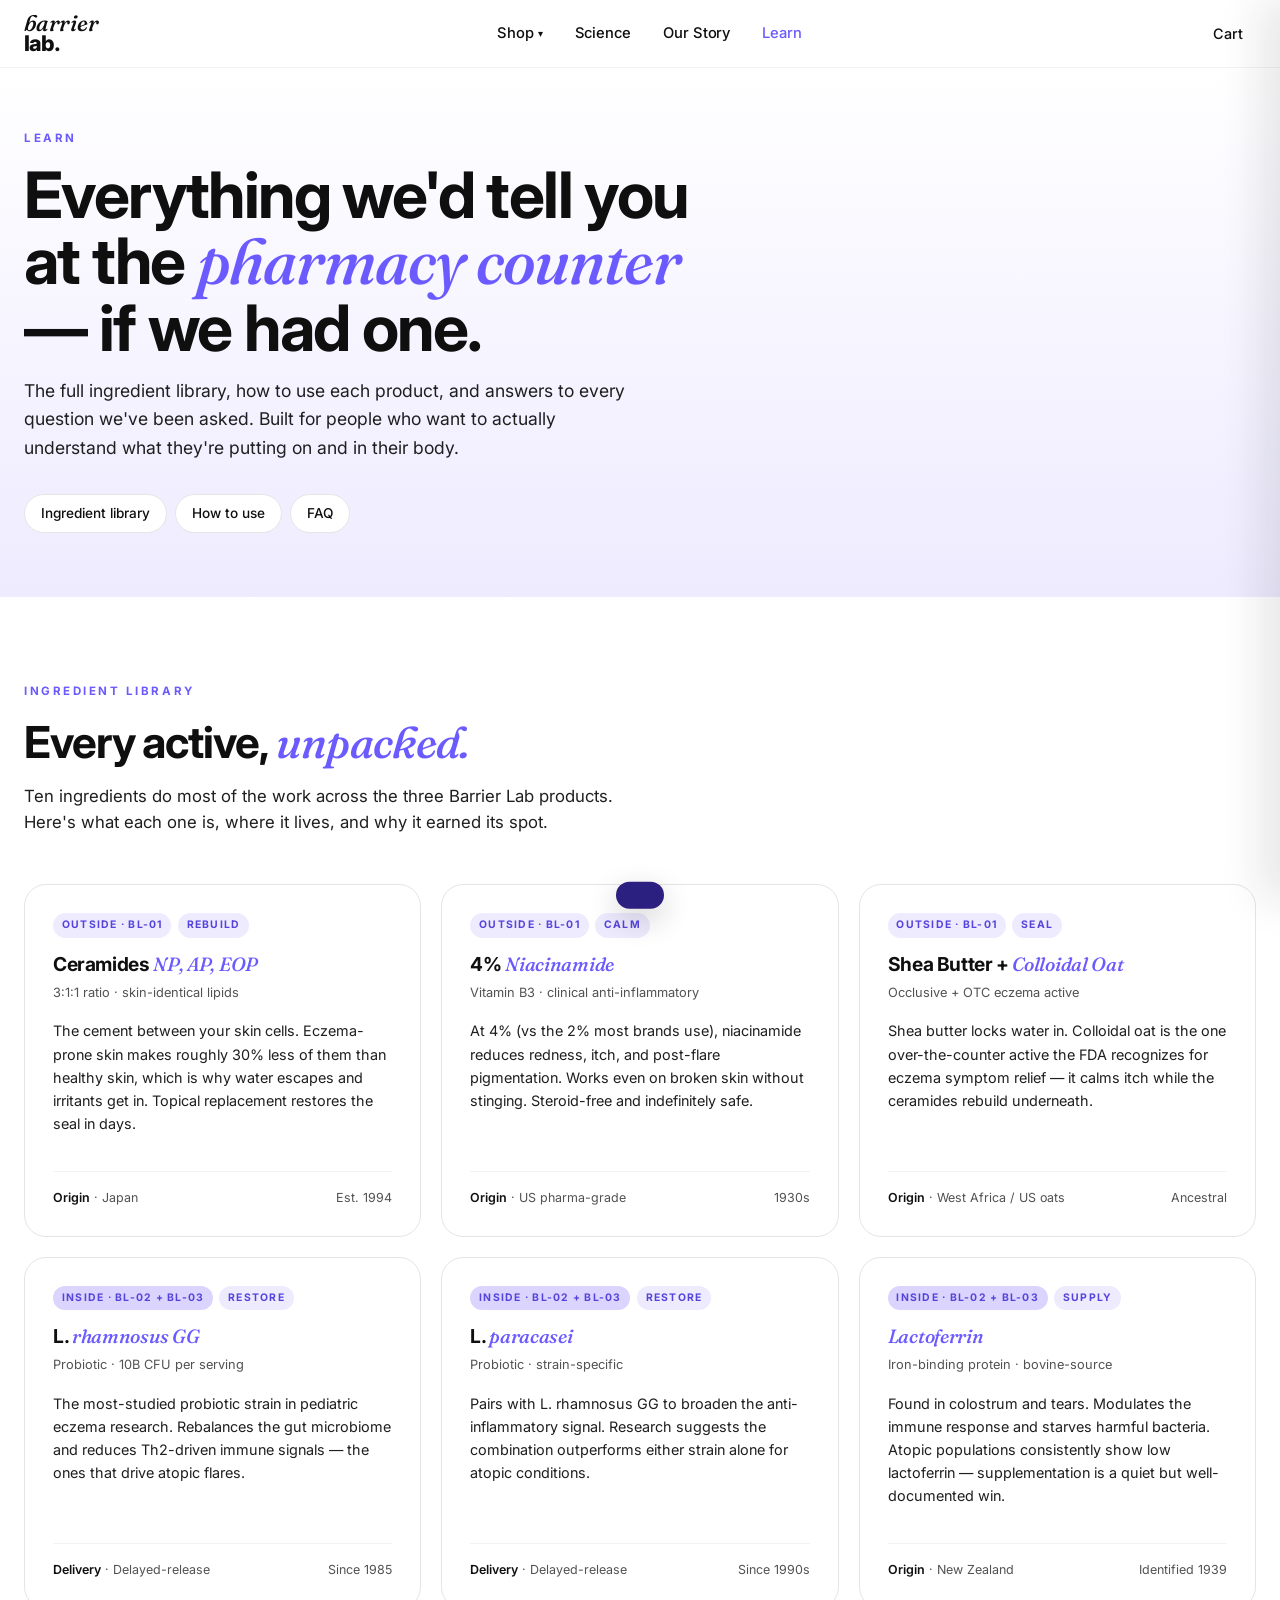
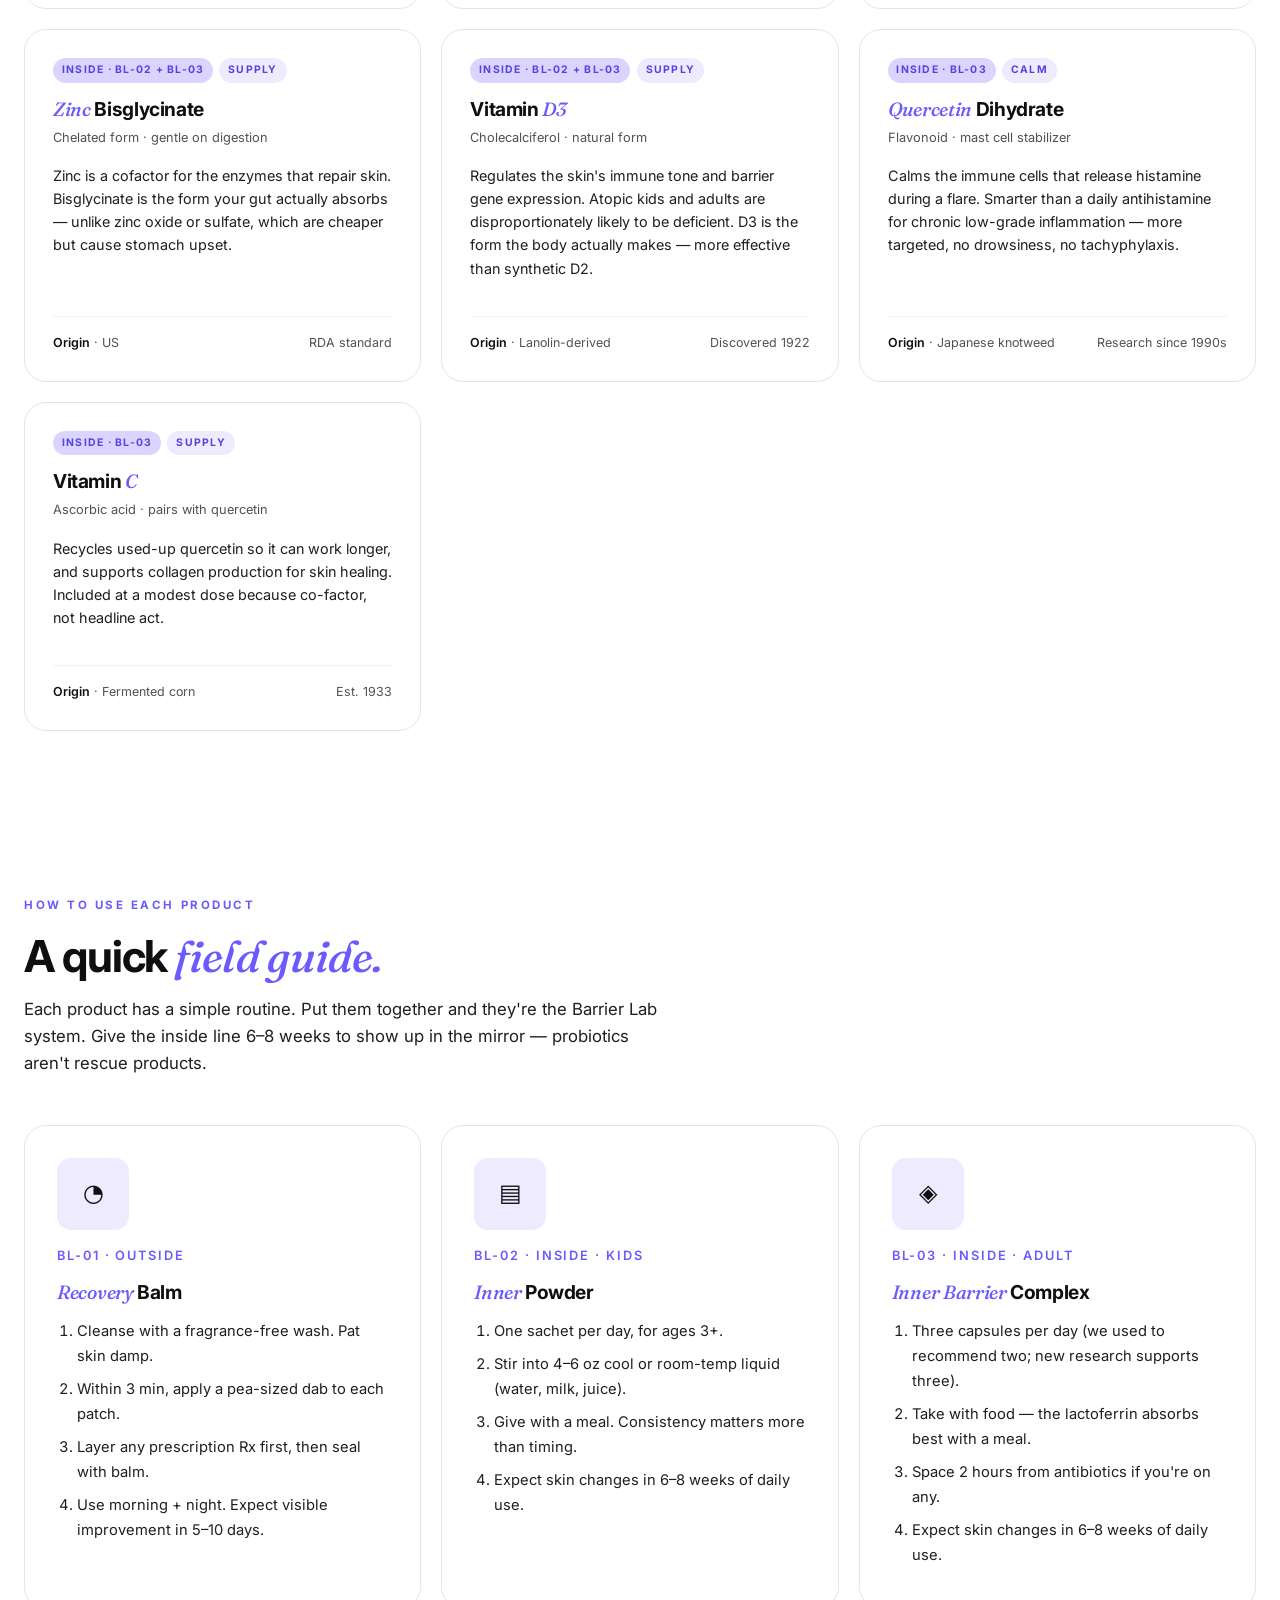
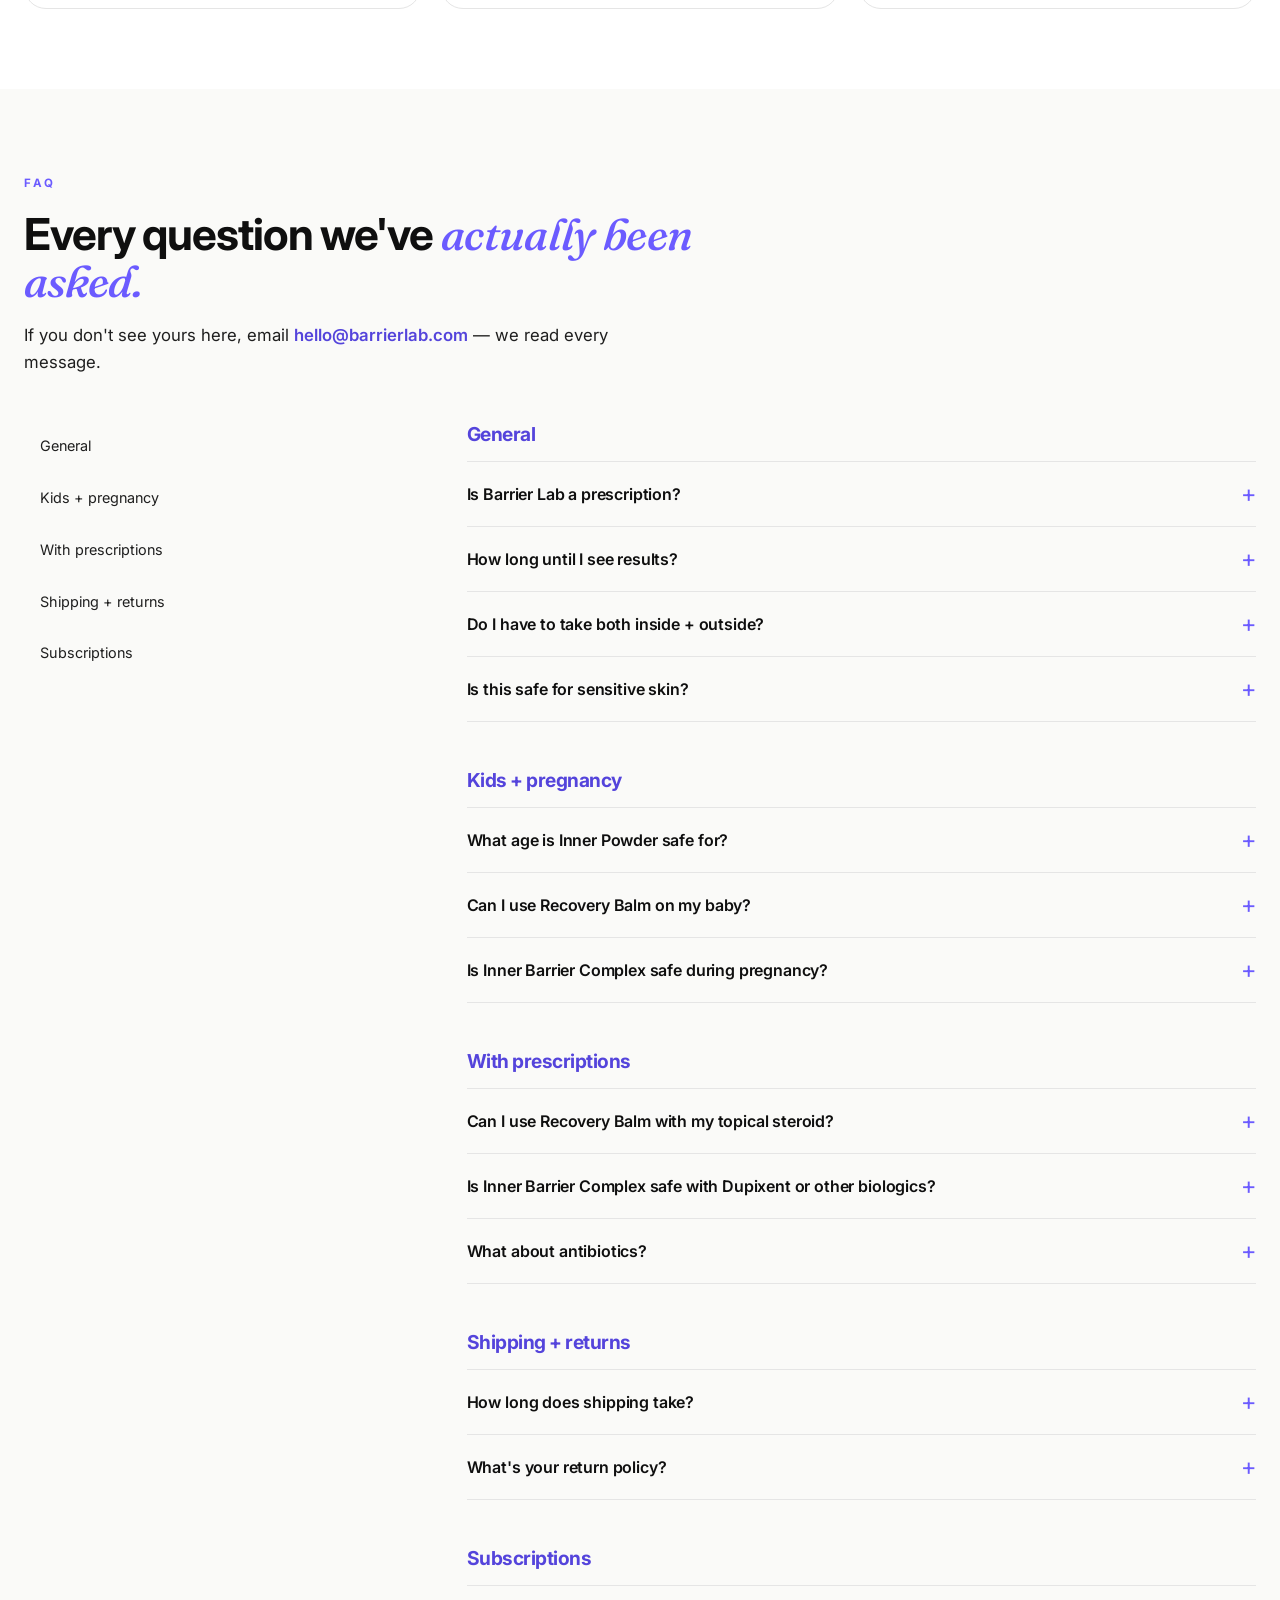
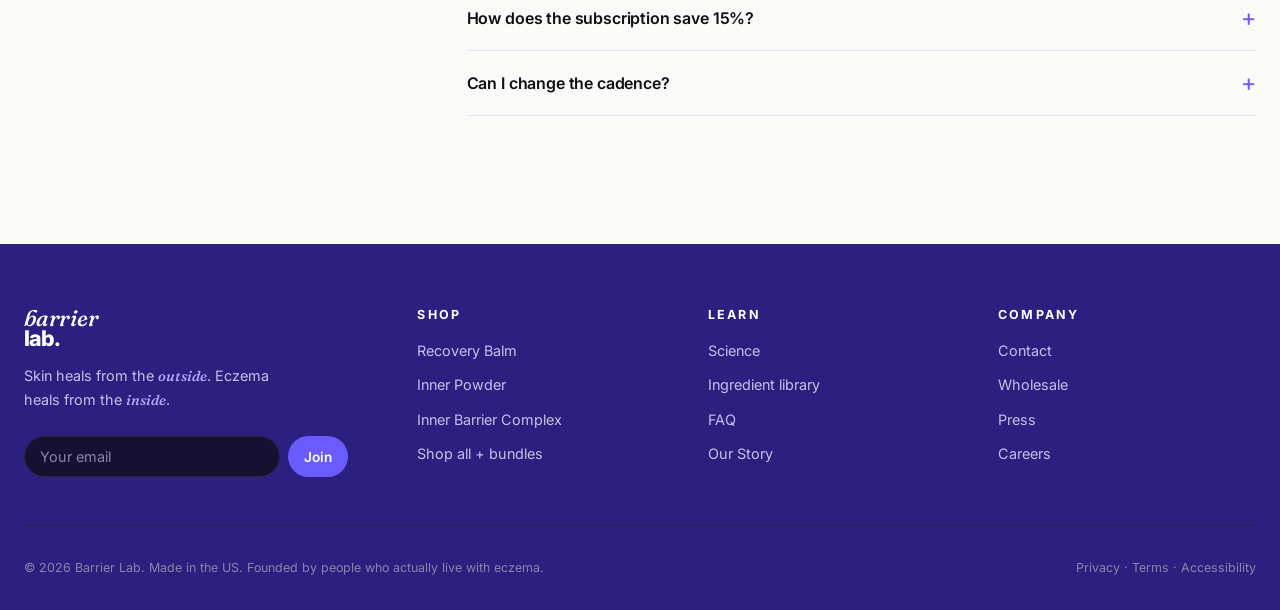
<file: learn.html>
<!doctype html>
<html lang="en">
<head>
  <meta charset="utf-8">
  <meta name="viewport" content="width=device-width, initial-scale=1">
  <title>Learn — Barrier Lab</title>
  <meta name="description" content="Everything you'd want to know about our ingredients, how we built each formula, and how to use the Barrier Lab system. Plus answers to every question we get.">
  <link rel="icon" type="image/png" href="assets/mark-purple.png">
  <link rel="stylesheet" href="assets/shared.css">
  <style>
    .ln-hero {
      background: linear-gradient(180deg, var(--cream) 0%, var(--lavender) 100%);
      padding: 3.5rem 0 4rem;
    }
    .ln-hero h1 { font-size: clamp(2.5rem, 5vw, 4rem); max-width: 720px; margin: 0.75rem 0 1rem; }
    .ln-hero h1 em { font-family: 'Fraunces', serif; font-style: italic; font-weight: 500; color: var(--purple); }
    .ln-hero p { max-width: 620px; color: var(--ink-soft); font-size: 1.1rem; }
    .ln-hero-nav {
      display: flex;
      gap: 0.5rem;
      flex-wrap: wrap;
      margin-top: 2rem;
    }
    .ln-hero-nav a {
      padding: 0.5rem 1rem;
      border-radius: 999px;
      background: white;
      border: 1px solid var(--line);
      font-size: 0.85rem;
      font-weight: 500;
      color: var(--ink-text);
    }
    .ln-hero-nav a:hover { background: var(--lavender); color: var(--purple-deep); border-color: var(--purple); }

    .ln-sec { padding: 5rem 0; }
    .ln-sec.alt { background: var(--cream-deep); }
    .ln-sec h2 { font-size: clamp(1.8rem, 3.5vw, 2.75rem); max-width: 780px; }
    .ln-sec h2 em { font-family: 'Fraunces', serif; font-style: italic; font-weight: 500; color: var(--purple); }
    .ln-sec .lede { max-width: 640px; color: var(--ink-soft); font-size: 1.05rem; margin-top: 1rem; }

    /* Ingredient library — Seed-style grid */
    .ing-grid {
      display: grid;
      grid-template-columns: repeat(3, 1fr);
      gap: 1.25rem;
      margin-top: 3rem;
    }
    @media (max-width: 980px) { .ing-grid { grid-template-columns: repeat(2, 1fr); } }
    @media (max-width: 640px) { .ing-grid { grid-template-columns: 1fr; } }

    .ing-card {
      background: white;
      border: 1px solid var(--line);
      border-radius: var(--radius-lg);
      padding: 1.75rem;
      transition: transform 0.15s, box-shadow 0.15s;
      display: flex;
      flex-direction: column;
    }
    .ing-card:hover { transform: translateY(-2px); box-shadow: var(--shadow-card); }
    .ing-card .chip-row { display: flex; gap: 0.4rem; margin-bottom: 1rem; flex-wrap: wrap; }
    .ing-card .chip {
      font-size: 0.65rem;
      font-weight: 700;
      letter-spacing: 0.12em;
      padding: 0.25rem 0.55rem;
      border-radius: 999px;
      background: var(--lavender);
      color: var(--purple-deep);
      text-transform: uppercase;
    }
    .ing-card .chip.outside { background: var(--lavender); color: var(--purple-deep); }
    .ing-card .chip.inside { background: var(--lavender-deep); color: var(--purple-deep); }
    .ing-card h3 {
      font-size: 1.2rem;
      font-family: 'Inter', sans-serif;
      font-weight: 700;
      letter-spacing: -0.02em;
      margin-bottom: 0.5rem;
    }
    .ing-card h3 em {
      font-family: 'Fraunces', serif;
      font-style: italic;
      font-weight: 500;
      color: var(--purple);
    }
    .ing-card .sub {
      font-size: 0.8rem;
      color: var(--muted);
      margin-bottom: 1rem;
      font-style: normal;
    }
    .ing-card .body { color: var(--ink-soft); font-size: 0.9rem; line-height: 1.6; flex: 1; }
    .ing-card .meta-row {
      margin-top: 1.25rem;
      padding-top: 1rem;
      border-top: 1px solid var(--line-soft);
      display: flex;
      justify-content: space-between;
      font-size: 0.78rem;
      color: var(--muted);
    }
    .ing-card .meta-row strong { color: var(--ink-text); font-weight: 600; }

    /* How to use guide */
    .how-grid {
      display: grid;
      grid-template-columns: repeat(3, 1fr);
      gap: 1.25rem;
      margin-top: 3rem;
    }
    @media (max-width: 900px) { .how-grid { grid-template-columns: 1fr; } }
    .how-block {
      background: white;
      border: 1px solid var(--line);
      border-radius: var(--radius-lg);
      padding: 2rem;
    }
    .how-block .pkg-ic {
      width: 72px; height: 72px;
      background: var(--lavender);
      border-radius: 14px;
      display: flex; align-items: center; justify-content: center;
      margin-bottom: 1rem;
      font-size: 1.5rem;
    }
    .how-block h3 { font-size: 1.2rem; margin-bottom: 0.5rem; }
    .how-block h3 em { font-family: 'Fraunces', serif; font-style: italic; font-weight: 500; color: var(--purple); }
    .how-block .sub { font-size: 0.8rem; color: var(--purple); font-weight: 600; letter-spacing: 0.15em; text-transform: uppercase; margin-bottom: 1rem; }
    .how-block ol {
      padding-left: 1.25rem;
      margin: 1rem 0 0;
      color: var(--ink-soft);
      font-size: 0.92rem;
      line-height: 1.7;
    }
    .how-block ol li { margin-bottom: 0.5rem; }

    /* FAQ */
    .faq-layout {
      display: grid;
      grid-template-columns: 1fr 2fr;
      gap: 3rem;
      margin-top: 3rem;
      align-items: start;
    }
    @media (max-width: 900px) { .faq-layout { grid-template-columns: 1fr; } }
    .faq-cats { position: sticky; top: calc(var(--nav-h) + 1rem); }
    .faq-cats ul { list-style: none; padding: 0; margin: 0; }
    .faq-cats li { margin-bottom: 0.5rem; }
    .faq-cats a {
      display: block;
      padding: 0.65rem 1rem;
      border-radius: 10px;
      font-size: 0.9rem;
      color: var(--ink-soft);
    }
    .faq-cats a:hover { background: white; color: var(--purple-deep); }
    .faq-group { margin-bottom: 3rem; }
    .faq-group h3 { font-size: 1.2rem; margin-bottom: 1rem; color: var(--purple-deep); }
  </style>
</head>
<body>

  <!-- Hero -->
  <section class="ln-hero">
    <div class="container">
      <span class="kicker">Learn</span>
      <h1>Everything we'd tell you at the <em>pharmacy counter</em> — if we had one.</h1>
      <p>The full ingredient library, how to use each product, and answers to every question we've been asked. Built for people who want to actually understand what they're putting on and in their body.</p>
      <div class="ln-hero-nav">
        <a href="#ingredients">Ingredient library</a>
        <a href="#how">How to use</a>
        <a href="#faq">FAQ</a>
      </div>
    </div>
  </section>

  <!-- INGREDIENT LIBRARY -->
  <section class="ln-sec" id="ingredients">
    <div class="container">
      <span class="kicker">Ingredient library</span>
      <h2 class="mt-2">Every active, <em>unpacked.</em></h2>
      <p class="lede">Ten ingredients do most of the work across the three Barrier Lab products. Here's what each one is, where it lives, and why it earned its spot.</p>

      <div class="ing-grid">

        <article class="ing-card">
          <div class="chip-row">
            <span class="chip outside">Outside · BL-01</span>
            <span class="chip">Rebuild</span>
          </div>
          <h3>Ceramides <em>NP, AP, EOP</em></h3>
          <div class="sub">3:1:1 ratio · skin-identical lipids</div>
          <p class="body">The cement between your skin cells. Eczema-prone skin makes roughly 30% less of them than healthy skin, which is why water escapes and irritants get in. Topical replacement restores the seal in days.</p>
          <div class="meta-row"><span><strong>Origin</strong> · Japan</span><span>Est. 1994</span></div>
        </article>

        <article class="ing-card">
          <div class="chip-row">
            <span class="chip outside">Outside · BL-01</span>
            <span class="chip">Calm</span>
          </div>
          <h3>4% <em>Niacinamide</em></h3>
          <div class="sub">Vitamin B3 · clinical anti-inflammatory</div>
          <p class="body">At 4% (vs the 2% most brands use), niacinamide reduces redness, itch, and post-flare pigmentation. Works even on broken skin without stinging. Steroid-free and indefinitely safe.</p>
          <div class="meta-row"><span><strong>Origin</strong> · US pharma-grade</span><span>1930s</span></div>
        </article>

        <article class="ing-card">
          <div class="chip-row">
            <span class="chip outside">Outside · BL-01</span>
            <span class="chip">Seal</span>
          </div>
          <h3>Shea Butter + <em>Colloidal Oat</em></h3>
          <div class="sub">Occlusive + OTC eczema active</div>
          <p class="body">Shea butter locks water in. Colloidal oat is the one over-the-counter active the FDA recognizes for eczema symptom relief — it calms itch while the ceramides rebuild underneath.</p>
          <div class="meta-row"><span><strong>Origin</strong> · West Africa / US oats</span><span>Ancestral</span></div>
        </article>

        <article class="ing-card">
          <div class="chip-row">
            <span class="chip inside">Inside · BL-02 + BL-03</span>
            <span class="chip">Restore</span>
          </div>
          <h3>L. <em>rhamnosus GG</em></h3>
          <div class="sub">Probiotic · 10B CFU per serving</div>
          <p class="body">The most-studied probiotic strain in pediatric eczema research. Rebalances the gut microbiome and reduces Th2-driven immune signals — the ones that drive atopic flares.</p>
          <div class="meta-row"><span><strong>Delivery</strong> · Delayed-release</span><span>Since 1985</span></div>
        </article>

        <article class="ing-card">
          <div class="chip-row">
            <span class="chip inside">Inside · BL-02 + BL-03</span>
            <span class="chip">Restore</span>
          </div>
          <h3>L. <em>paracasei</em></h3>
          <div class="sub">Probiotic · strain-specific</div>
          <p class="body">Pairs with L. rhamnosus GG to broaden the anti-inflammatory signal. Research suggests the combination outperforms either strain alone for atopic conditions.</p>
          <div class="meta-row"><span><strong>Delivery</strong> · Delayed-release</span><span>Since 1990s</span></div>
        </article>

        <article class="ing-card">
          <div class="chip-row">
            <span class="chip inside">Inside · BL-02 + BL-03</span>
            <span class="chip">Supply</span>
          </div>
          <h3><em>Lactoferrin</em></h3>
          <div class="sub">Iron-binding protein · bovine-source</div>
          <p class="body">Found in colostrum and tears. Modulates the immune response and starves harmful bacteria. Atopic populations consistently show low lactoferrin — supplementation is a quiet but well-documented win.</p>
          <div class="meta-row"><span><strong>Origin</strong> · New Zealand</span><span>Identified 1939</span></div>
        </article>

        <article class="ing-card">
          <div class="chip-row">
            <span class="chip inside">Inside · BL-02 + BL-03</span>
            <span class="chip">Supply</span>
          </div>
          <h3><em>Zinc</em> Bisglycinate</h3>
          <div class="sub">Chelated form · gentle on digestion</div>
          <p class="body">Zinc is a cofactor for the enzymes that repair skin. Bisglycinate is the form your gut actually absorbs — unlike zinc oxide or sulfate, which are cheaper but cause stomach upset.</p>
          <div class="meta-row"><span><strong>Origin</strong> · US</span><span>RDA standard</span></div>
        </article>

        <article class="ing-card">
          <div class="chip-row">
            <span class="chip inside">Inside · BL-02 + BL-03</span>
            <span class="chip">Supply</span>
          </div>
          <h3>Vitamin <em>D3</em></h3>
          <div class="sub">Cholecalciferol · natural form</div>
          <p class="body">Regulates the skin's immune tone and barrier gene expression. Atopic kids and adults are disproportionately likely to be deficient. D3 is the form the body actually makes — more effective than synthetic D2.</p>
          <div class="meta-row"><span><strong>Origin</strong> · Lanolin-derived</span><span>Discovered 1922</span></div>
        </article>

        <article class="ing-card">
          <div class="chip-row">
            <span class="chip inside">Inside · BL-03</span>
            <span class="chip">Calm</span>
          </div>
          <h3><em>Quercetin</em> Dihydrate</h3>
          <div class="sub">Flavonoid · mast cell stabilizer</div>
          <p class="body">Calms the immune cells that release histamine during a flare. Smarter than a daily antihistamine for chronic low-grade inflammation — more targeted, no drowsiness, no tachyphylaxis.</p>
          <div class="meta-row"><span><strong>Origin</strong> · Japanese knotweed</span><span>Research since 1990s</span></div>
        </article>

        <article class="ing-card">
          <div class="chip-row">
            <span class="chip inside">Inside · BL-03</span>
            <span class="chip">Supply</span>
          </div>
          <h3>Vitamin <em>C</em></h3>
          <div class="sub">Ascorbic acid · pairs with quercetin</div>
          <p class="body">Recycles used-up quercetin so it can work longer, and supports collagen production for skin healing. Included at a modest dose because co-factor, not headline act.</p>
          <div class="meta-row"><span><strong>Origin</strong> · Fermented corn</span><span>Est. 1933</span></div>
        </article>

      </div>
    </div>
  </section>


  <!-- HOW TO USE -->
  <section class="ln-sec" id="how">
    <div class="container">
      <span class="kicker">How to use each product</span>
      <h2 class="mt-2">A quick <em>field guide.</em></h2>
      <p class="lede">Each product has a simple routine. Put them together and they're the Barrier Lab system. Give the inside line 6–8 weeks to show up in the mirror — probiotics aren't rescue products.</p>

      <div class="how-grid">
        <div class="how-block">
          <div class="pkg-ic">◔</div>
          <div class="sub">BL-01 · Outside</div>
          <h3><em>Recovery</em> Balm</h3>
          <ol>
            <li>Cleanse with a fragrance-free wash. Pat skin damp.</li>
            <li>Within 3 min, apply a pea-sized dab to each patch.</li>
            <li>Layer any prescription Rx first, then seal with balm.</li>
            <li>Use morning + night. Expect visible improvement in 5–10 days.</li>
          </ol>
        </div>
        <div class="how-block">
          <div class="pkg-ic">▤</div>
          <div class="sub">BL-02 · Inside · Kids</div>
          <h3><em>Inner</em> Powder</h3>
          <ol>
            <li>One sachet per day, for ages 3+.</li>
            <li>Stir into 4–6 oz cool or room-temp liquid (water, milk, juice).</li>
            <li>Give with a meal. Consistency matters more than timing.</li>
            <li>Expect skin changes in 6–8 weeks of daily use.</li>
          </ol>
        </div>
        <div class="how-block">
          <div class="pkg-ic">◈</div>
          <div class="sub">BL-03 · Inside · Adult</div>
          <h3><em>Inner Barrier</em> Complex</h3>
          <ol>
            <li>Three capsules per day (we used to recommend two; new research supports three).</li>
            <li>Take with food — the lactoferrin absorbs best with a meal.</li>
            <li>Space 2 hours from antibiotics if you're on any.</li>
            <li>Expect skin changes in 6–8 weeks of daily use.</li>
          </ol>
        </div>
      </div>
    </div>
  </section>

  <!-- FAQ -->
  <section class="ln-sec alt" id="faq">
    <div class="container">
      <span class="kicker">FAQ</span>
      <h2 class="mt-2">Every question we've <em>actually been asked.</em></h2>
      <p class="lede">If you don't see yours here, email <a href="mailto:hello@barrierlab.com" style="color: var(--purple-deep); font-weight: 600;">hello@barrierlab.com</a> — we read every message.</p>

      <div class="faq-layout">
        <aside class="faq-cats">
          <ul>
            <li><a href="#faq-general">General</a></li>
            <li><a href="#faq-kids">Kids + pregnancy</a></li>
            <li><a href="#faq-rx">With prescriptions</a></li>
            <li><a href="#faq-ship">Shipping + returns</a></li>
            <li><a href="#faq-sub">Subscriptions</a></li>
          </ul>
        </aside>

        <div>
          <div class="faq-group" id="faq-general">
            <h3>General</h3>
            <div class="acc-item">
              <button class="acc-btn">Is Barrier Lab a prescription? <span class="acc-icon">+</span></button>
              <div class="acc-content"><p>No. Recovery Balm is an over-the-counter cosmetic using colloidal oat (FDA-recognized for eczema). Inner Powder and Inner Barrier Complex are dietary supplements. None of them require a prescription, and none of them replace one — you can and should pair them with your doctor's protocol.</p></div>
            </div>
            <div class="acc-item">
              <button class="acc-btn">How long until I see results? <span class="acc-icon">+</span></button>
              <div class="acc-content"><p>Recovery Balm: most people see visible improvement in 5–10 days of twice-daily use. The inside line (Powder + Complex) takes 6–8 weeks because probiotics need time to colonize and the immune system shifts slowly. This isn't a rescue product — it's a daily routine.</p></div>
            </div>
            <div class="acc-item">
              <button class="acc-btn">Do I have to take both inside + outside? <span class="acc-icon">+</span></button>
              <div class="acc-content"><p>You don't have to. But the whole thesis behind Barrier Lab is that doing both does more than doing either alone. If you're only going to pick one, start with Recovery Balm for relief, then add the inside line once you have headspace.</p></div>
            </div>
            <div class="acc-item">
              <button class="acc-btn">Is this safe for sensitive skin? <span class="acc-icon">+</span></button>
              <div class="acc-content"><p>Recovery Balm is fragrance-free, dye-free, steroid-free, and patch-tested on atopic skin. That said, every atopic person reacts differently — we recommend a patch test on the inner forearm for 48 hours before using on a larger area.</p></div>
            </div>
          </div>

          <div class="faq-group" id="faq-kids">
            <h3>Kids + pregnancy</h3>
            <div class="acc-item">
              <button class="acc-btn">What age is Inner Powder safe for? <span class="acc-icon">+</span></button>
              <div class="acc-content"><p>Ages 3 and up. Under 3, please talk to your pediatrician — we have a lower-dose formula in development and recommend medical supervision for infants and toddlers.</p></div>
            </div>
            <div class="acc-item">
              <button class="acc-btn">Can I use Recovery Balm on my baby? <span class="acc-icon">+</span></button>
              <div class="acc-content"><p>Yes, Recovery Balm is pediatrician-reviewed for infants 4 months and up. For infants younger than 4 months, check with your pediatrician first.</p></div>
            </div>
            <div class="acc-item">
              <button class="acc-btn">Is Inner Barrier Complex safe during pregnancy? <span class="acc-icon">+</span></button>
              <div class="acc-content"><p>The ingredients are individually recognized as safe during pregnancy, but we recommend checking with your OB or midwife before starting any new supplement during pregnancy or breastfeeding.</p></div>
            </div>
          </div>

          <div class="faq-group" id="faq-rx">
            <h3>With prescriptions</h3>
            <div class="acc-item">
              <button class="acc-btn">Can I use Recovery Balm with my topical steroid? <span class="acc-icon">+</span></button>
              <div class="acc-content"><p>Yes. Apply the prescription first, wait 2 minutes, then seal with Recovery Balm. Most dermatologists encourage pairing a barrier cream with any topical corticosteroid or calcineurin inhibitor.</p></div>
            </div>
            <div class="acc-item">
              <button class="acc-btn">Is Inner Barrier Complex safe with Dupixent or other biologics? <span class="acc-icon">+</span></button>
              <div class="acc-content"><p>In general, yes — the probiotic and nutrient ingredients don't interact with biologics. But we still recommend looping in your prescribing doctor when adding any supplement, especially with immune-modulating drugs.</p></div>
            </div>
            <div class="acc-item">
              <button class="acc-btn">What about antibiotics? <span class="acc-icon">+</span></button>
              <div class="acc-content"><p>Take the probiotic at least 2 hours apart from the antibiotic dose. You can continue Inner Powder / Complex through an antibiotic course — just space the timing.</p></div>
            </div>
          </div>

          <div class="faq-group" id="faq-ship">
            <h3>Shipping + returns</h3>
            <div class="acc-item">
              <button class="acc-btn">How long does shipping take? <span class="acc-icon">+</span></button>
              <div class="acc-content"><p>Standard shipping is 3–5 business days from our US warehouse. Express is 2 business days. Free standard shipping on orders over $50.</p></div>
            </div>
            <div class="acc-item">
              <button class="acc-btn">What's your return policy? <span class="acc-icon">+</span></button>
              <div class="acc-content"><p>30-day risk-free trial on your first order. If it doesn't work for you — for any reason — email us and we'll refund the full amount. Keep the product or pass it to a neighbor.</p></div>
            </div>
          </div>

          <div class="faq-group" id="faq-sub">
            <h3>Subscriptions</h3>
            <div class="acc-item">
              <button class="acc-btn">How does the subscription save 15%? <span class="acc-icon">+</span></button>
              <div class="acc-content"><p>Subscribing to any single product (Balm every 8 wks, Powder every 30 days, Complex every 30 days) drops the per-unit price by 15%. You can pause or cancel anytime from your account — no phone calls.</p></div>
            </div>
            <div class="acc-item">
              <button class="acc-btn">Can I change the cadence? <span class="acc-icon">+</span></button>
              <div class="acc-content"><p>Yes. You can speed up, slow down, skip a shipment, or pause indefinitely from your account page. We'll email you a few days before each shipment in case you want to adjust.</p></div>
            </div>
          </div>
        </div>
      </div>
    </div>
  </section>

  <script src="assets/shared.js"></script>
</body>
</html>
</file>
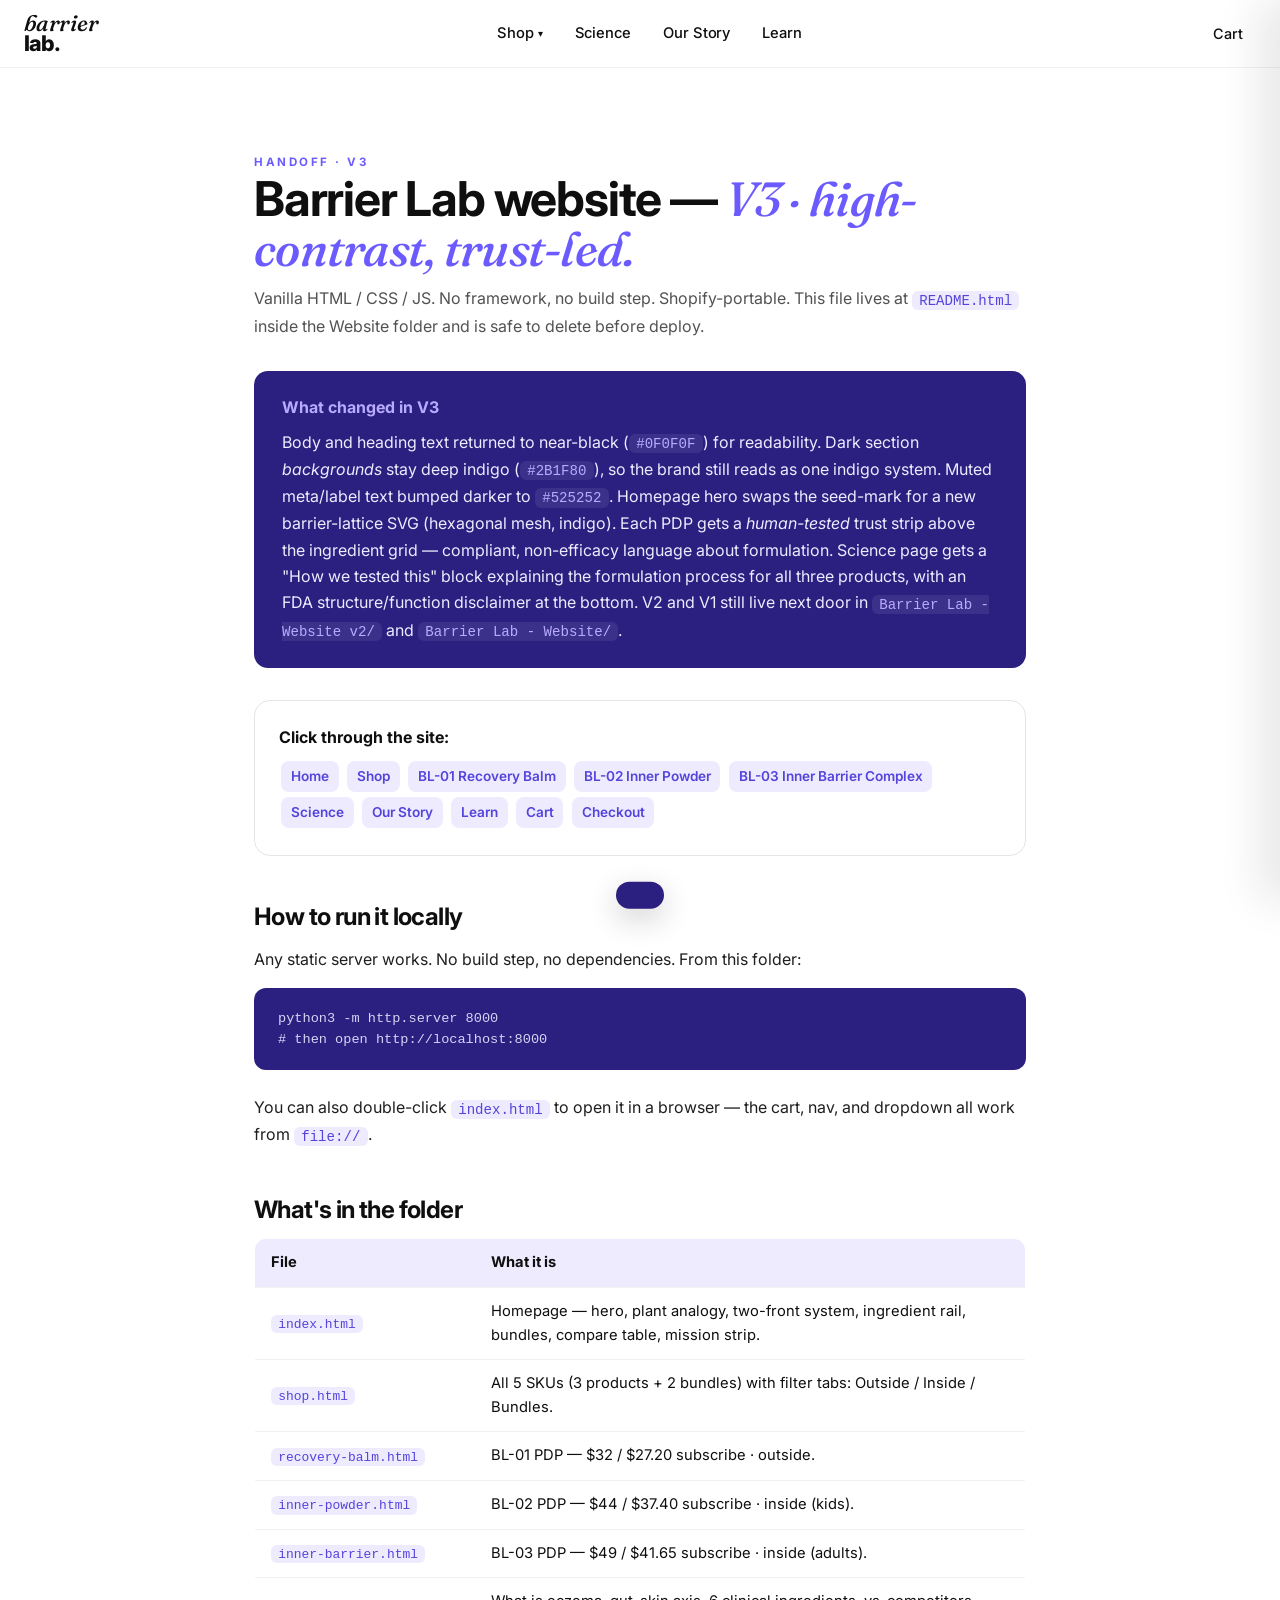
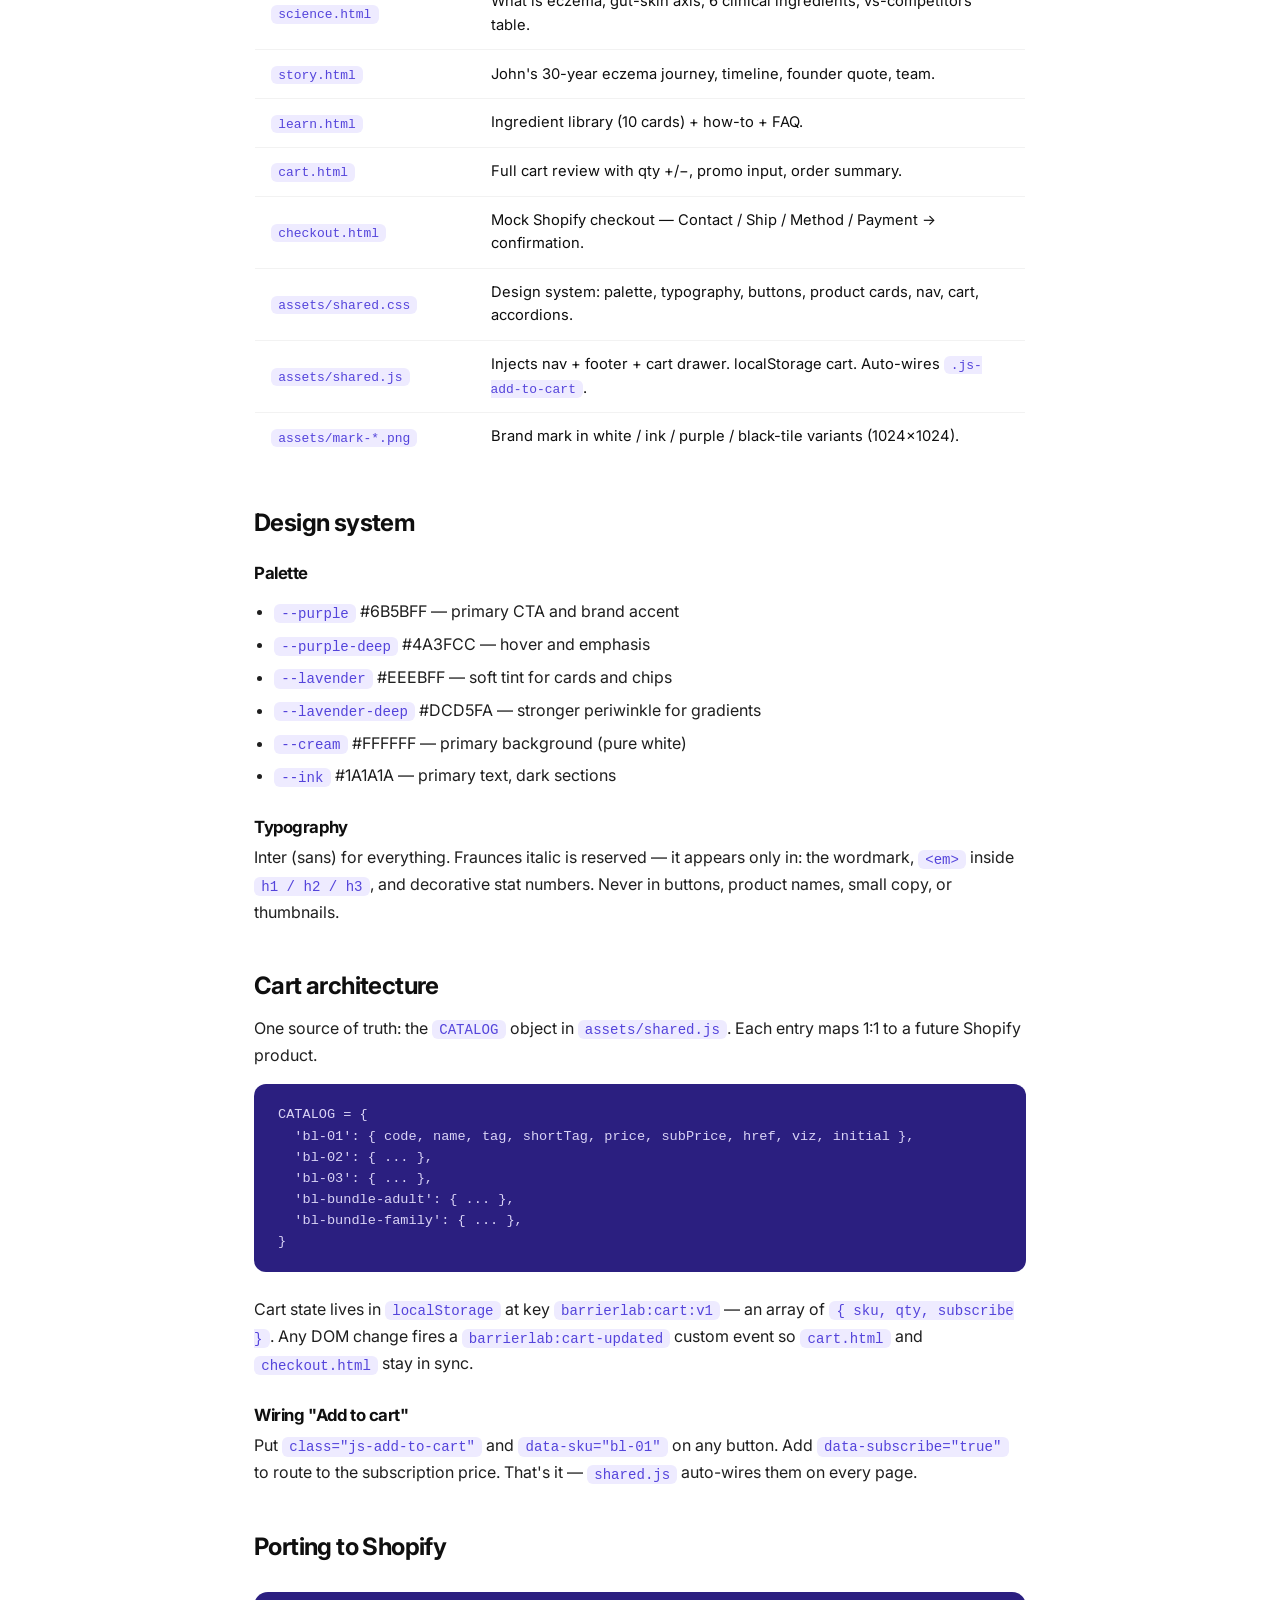
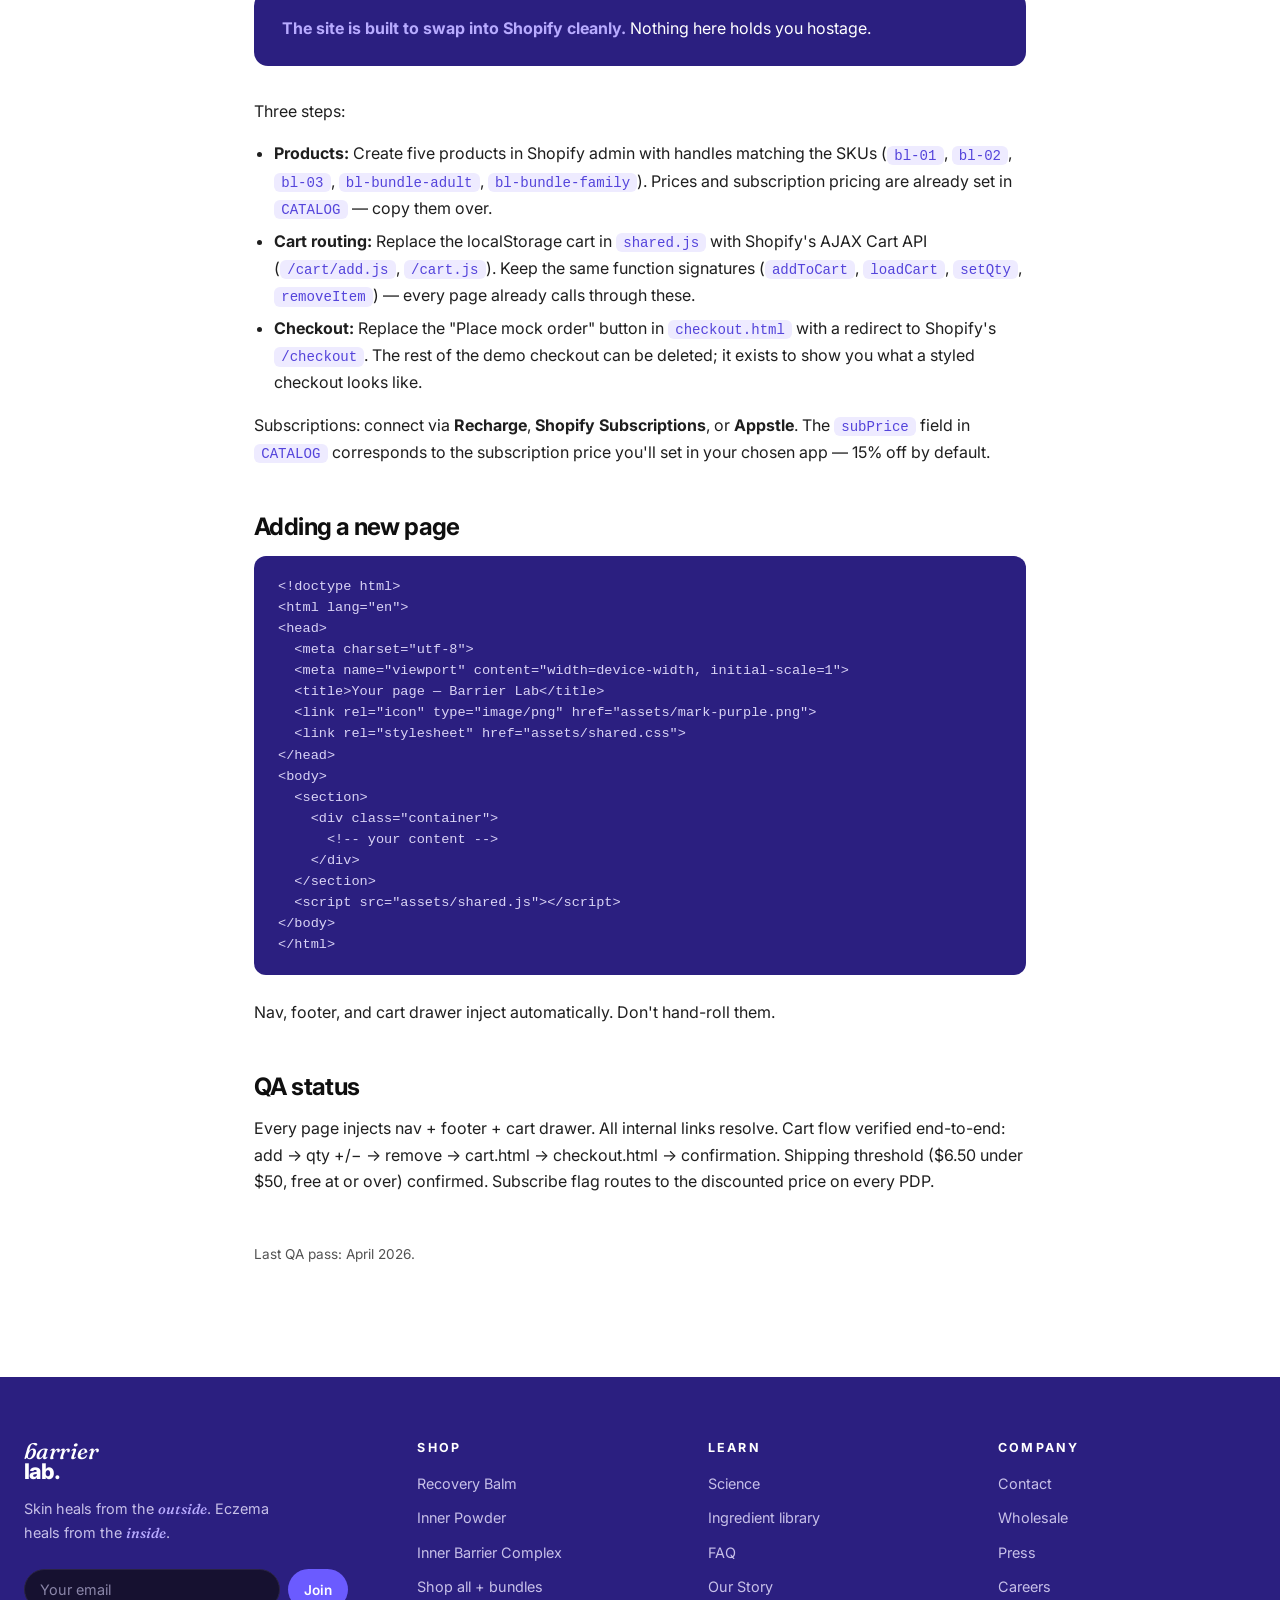
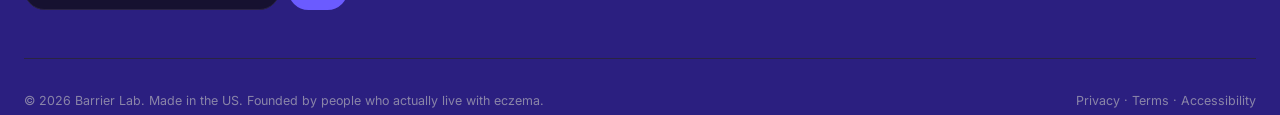
<file: README.html>
<!doctype html>
<html lang="en">
<head>
  <meta charset="utf-8">
  <meta name="viewport" content="width=device-width, initial-scale=1">
  <title>README — Barrier Lab website</title>
  <link rel="icon" type="image/png" href="assets/mark-purple.png">
  <link rel="stylesheet" href="assets/shared.css">
  <style>
    body { background: var(--cream); }
    main { padding: 5rem 0 6rem; }
    main .container { max-width: 820px; }
    main h1 { font-size: clamp(2rem, 4vw, 3rem); margin-bottom: 0.75rem; }
    main h1 em { font-family: 'Fraunces', serif; font-style: italic; font-weight: 500; color: var(--purple); }
    main h2 { font-size: 1.5rem; margin: 3rem 0 1rem; }
    main h3 { font-size: 1.05rem; margin: 1.75rem 0 0.5rem; }
    main p { color: var(--ink-soft); line-height: 1.65; margin-bottom: 1rem; }
    main code {
      background: var(--lavender); color: var(--purple-deep);
      padding: 0.1rem 0.45rem; border-radius: 6px;
      font-family: ui-monospace, SFMono-Regular, Menlo, monospace;
      font-size: 0.88em;
    }
    main pre {
      background: var(--ink); color: #D9D3F5;
      padding: 1.25rem 1.5rem; border-radius: 12px;
      font-family: ui-monospace, SFMono-Regular, Menlo, monospace;
      font-size: 0.85rem; line-height: 1.55;
      overflow-x: auto;
      margin: 0.75rem 0 1.5rem;
    }
    main ul { padding-left: 1.25rem; color: var(--ink-soft); line-height: 1.65; }
    main ul li { margin-bottom: 0.35rem; }
    main table {
      width: 100%; border-collapse: collapse;
      margin: 1rem 0 2rem;
      background: white; border: 1px solid var(--line); border-radius: 12px; overflow: hidden;
    }
    main th, main td {
      padding: 0.75rem 1rem; text-align: left;
      border-bottom: 1px solid var(--line-soft);
      font-size: 0.92rem;
    }
    main th { background: var(--lavender); font-weight: 700; }
    main tr:last-child td { border-bottom: 0; }
    .file-list a { color: var(--purple); font-weight: 600; }
    .site-map {
      background: white; border: 1px solid var(--line); border-radius: 16px;
      padding: 1.5rem; margin: 2rem 0;
    }
    .site-map a { color: var(--purple-deep); font-weight: 600; display: inline-block; padding: 0.3rem 0.6rem; margin: 0.15rem; border-radius: 8px; background: var(--lavender); font-size: 0.85rem; }
    .site-map a:hover { background: var(--purple); color: white; }
    .callout {
      background: var(--ink); color: var(--cream);
      border-radius: 14px; padding: 1.5rem 1.75rem;
      margin: 2rem 0;
    }
    .callout strong { color: var(--purple-light); }
  </style>
</head>
<body>

  <main>
    <div class="container">
      <span class="kicker">Handoff · V3</span>
      <h1>Barrier Lab website — <em>V3 · high-contrast, trust-led.</em></h1>
      <p class="muted">Vanilla HTML / CSS / JS. No framework, no build step. Shopify-portable. This file lives at <code>README.html</code> inside the Website folder and is safe to delete before deploy.</p>

      <div class="callout" style="background: var(--ind-900);">
        <strong style="color: var(--ind-300);">What changed in V3</strong>
        <p style="margin:0.5rem 0 0; color: var(--ind-100);">Body and heading text returned to near-black (<code style="color: var(--ind-300); background: rgba(255,255,255,0.08);">#0F0F0F</code>) for readability. Dark section <em>backgrounds</em> stay deep indigo (<code style="color: var(--ind-300); background: rgba(255,255,255,0.08);">#2B1F80</code>), so the brand still reads as one indigo system. Muted meta/label text bumped darker to <code style="color: var(--ind-300); background: rgba(255,255,255,0.08);">#525252</code>. Homepage hero swaps the seed-mark for a new barrier-lattice SVG (hexagonal mesh, indigo). Each PDP gets a <em>human-tested</em> trust strip above the ingredient grid — compliant, non-efficacy language about formulation. Science page gets a "How we tested this" block explaining the formulation process for all three products, with an FDA structure/function disclaimer at the bottom. V2 and V1 still live next door in <code style="color: var(--ind-300); background: rgba(255,255,255,0.08);">Barrier Lab - Website v2/</code> and <code style="color: var(--ind-300); background: rgba(255,255,255,0.08);">Barrier Lab - Website/</code>.</p>
      </div>

      <div class="site-map">
        <div style="font-weight:700; margin-bottom:0.5rem;">Click through the site:</div>
        <a href="index.html">Home</a>
        <a href="shop.html">Shop</a>
        <a href="recovery-balm.html">BL-01 Recovery Balm</a>
        <a href="inner-powder.html">BL-02 Inner Powder</a>
        <a href="inner-barrier.html">BL-03 Inner Barrier Complex</a>
        <a href="science.html">Science</a>
        <a href="story.html">Our Story</a>
        <a href="learn.html">Learn</a>
        <a href="cart.html">Cart</a>
        <a href="checkout.html">Checkout</a>
      </div>

      <h2>How to run it locally</h2>
      <p>Any static server works. No build step, no dependencies. From this folder:</p>
      <pre>python3 -m http.server 8000
# then open http://localhost:8000</pre>
      <p>You can also double-click <code>index.html</code> to open it in a browser — the cart, nav, and dropdown all work from <code>file://</code>.</p>

      <h2>What's in the folder</h2>
      <table class="file-list">
        <tr><th style="width:220px;">File</th><th>What it is</th></tr>
        <tr><td><code>index.html</code></td><td>Homepage — hero, plant analogy, two-front system, ingredient rail, bundles, compare table, mission strip.</td></tr>
        <tr><td><code>shop.html</code></td><td>All 5 SKUs (3 products + 2 bundles) with filter tabs: Outside / Inside / Bundles.</td></tr>
        <tr><td><code>recovery-balm.html</code></td><td>BL-01 PDP — $32 / $27.20 subscribe · outside.</td></tr>
        <tr><td><code>inner-powder.html</code></td><td>BL-02 PDP — $44 / $37.40 subscribe · inside (kids).</td></tr>
        <tr><td><code>inner-barrier.html</code></td><td>BL-03 PDP — $49 / $41.65 subscribe · inside (adults).</td></tr>
        <tr><td><code>science.html</code></td><td>What is eczema, gut-skin axis, 6 clinical ingredients, vs-competitors table.</td></tr>
        <tr><td><code>story.html</code></td><td>John's 30-year eczema journey, timeline, founder quote, team.</td></tr>
        <tr><td><code>learn.html</code></td><td>Ingredient library (10 cards) + how-to + FAQ.</td></tr>
        <tr><td><code>cart.html</code></td><td>Full cart review with qty +/−, promo input, order summary.</td></tr>
        <tr><td><code>checkout.html</code></td><td>Mock Shopify checkout — Contact / Ship / Method / Payment → confirmation.</td></tr>
        <tr><td><code>assets/shared.css</code></td><td>Design system: palette, typography, buttons, product cards, nav, cart, accordions.</td></tr>
        <tr><td><code>assets/shared.js</code></td><td>Injects nav + footer + cart drawer. localStorage cart. Auto-wires <code>.js-add-to-cart</code>.</td></tr>
        <tr><td><code>assets/mark-*.png</code></td><td>Brand mark in white / ink / purple / black-tile variants (1024×1024).</td></tr>
      </table>

      <h2>Design system</h2>
      <h3>Palette</h3>
      <ul>
        <li><code>--purple</code> #6B5BFF — primary CTA and brand accent</li>
        <li><code>--purple-deep</code> #4A3FCC — hover and emphasis</li>
        <li><code>--lavender</code> #EEEBFF — soft tint for cards and chips</li>
        <li><code>--lavender-deep</code> #DCD5FA — stronger periwinkle for gradients</li>
        <li><code>--cream</code> #FFFFFF — primary background (pure white)</li>
        <li><code>--ink</code> #1A1A1A — primary text, dark sections</li>
      </ul>
      <h3>Typography</h3>
      <p>Inter (sans) for everything. Fraunces italic is reserved — it appears only in: the wordmark, <code>&lt;em&gt;</code> inside <code>h1 / h2 / h3</code>, and decorative stat numbers. Never in buttons, product names, small copy, or thumbnails.</p>

      <h2>Cart architecture</h2>
      <p>One source of truth: the <code>CATALOG</code> object in <code>assets/shared.js</code>. Each entry maps 1:1 to a future Shopify product.</p>
      <pre>CATALOG = {
  'bl-01': { code, name, tag, shortTag, price, subPrice, href, viz, initial },
  'bl-02': { ... },
  'bl-03': { ... },
  'bl-bundle-adult': { ... },
  'bl-bundle-family': { ... },
}</pre>
      <p>Cart state lives in <code>localStorage</code> at key <code>barrierlab:cart:v1</code> — an array of <code>{ sku, qty, subscribe }</code>. Any DOM change fires a <code>barrierlab:cart-updated</code> custom event so <code>cart.html</code> and <code>checkout.html</code> stay in sync.</p>
      <h3>Wiring "Add to cart"</h3>
      <p>Put <code>class="js-add-to-cart"</code> and <code>data-sku="bl-01"</code> on any button. Add <code>data-subscribe="true"</code> to route to the subscription price. That's it — <code>shared.js</code> auto-wires them on every page.</p>

      <h2>Porting to Shopify</h2>
      <div class="callout">
        <strong>The site is built to swap into Shopify cleanly.</strong> Nothing here holds you hostage.
      </div>
      <p>Three steps:</p>
      <ul>
        <li><strong>Products:</strong> Create five products in Shopify admin with handles matching the SKUs (<code>bl-01</code>, <code>bl-02</code>, <code>bl-03</code>, <code>bl-bundle-adult</code>, <code>bl-bundle-family</code>). Prices and subscription pricing are already set in <code>CATALOG</code> — copy them over.</li>
        <li><strong>Cart routing:</strong> Replace the localStorage cart in <code>shared.js</code> with Shopify's AJAX Cart API (<code>/cart/add.js</code>, <code>/cart.js</code>). Keep the same function signatures (<code>addToCart</code>, <code>loadCart</code>, <code>setQty</code>, <code>removeItem</code>) — every page already calls through these.</li>
        <li><strong>Checkout:</strong> Replace the "Place mock order" button in <code>checkout.html</code> with a redirect to Shopify's <code>/checkout</code>. The rest of the demo checkout can be deleted; it exists to show you what a styled checkout looks like.</li>
      </ul>
      <p>Subscriptions: connect via <strong>Recharge</strong>, <strong>Shopify Subscriptions</strong>, or <strong>Appstle</strong>. The <code>subPrice</code> field in <code>CATALOG</code> corresponds to the subscription price you'll set in your chosen app — 15% off by default.</p>

      <h2>Adding a new page</h2>
      <pre>&lt;!doctype html&gt;
&lt;html lang="en"&gt;
&lt;head&gt;
  &lt;meta charset="utf-8"&gt;
  &lt;meta name="viewport" content="width=device-width, initial-scale=1"&gt;
  &lt;title&gt;Your page — Barrier Lab&lt;/title&gt;
  &lt;link rel="icon" type="image/png" href="assets/mark-purple.png"&gt;
  &lt;link rel="stylesheet" href="assets/shared.css"&gt;
&lt;/head&gt;
&lt;body&gt;
  &lt;section&gt;
    &lt;div class="container"&gt;
      &lt;!-- your content --&gt;
    &lt;/div&gt;
  &lt;/section&gt;
  &lt;script src="assets/shared.js"&gt;&lt;/script&gt;
&lt;/body&gt;
&lt;/html&gt;</pre>
      <p>Nav, footer, and cart drawer inject automatically. Don't hand-roll them.</p>

      <h2>QA status</h2>
      <p>Every page injects nav + footer + cart drawer. All internal links resolve. Cart flow verified end-to-end: add → qty +/− → remove → cart.html → checkout.html → confirmation. Shipping threshold ($6.50 under $50, free at or over) confirmed. Subscribe flag routes to the discounted price on every PDP.</p>

      <p style="margin-top:3rem; font-size:0.85rem; color:var(--muted);">Last QA pass: April 2026.</p>
    </div>
  </main>

  <script src="assets/shared.js"></script>
</body>
</html>
</file>
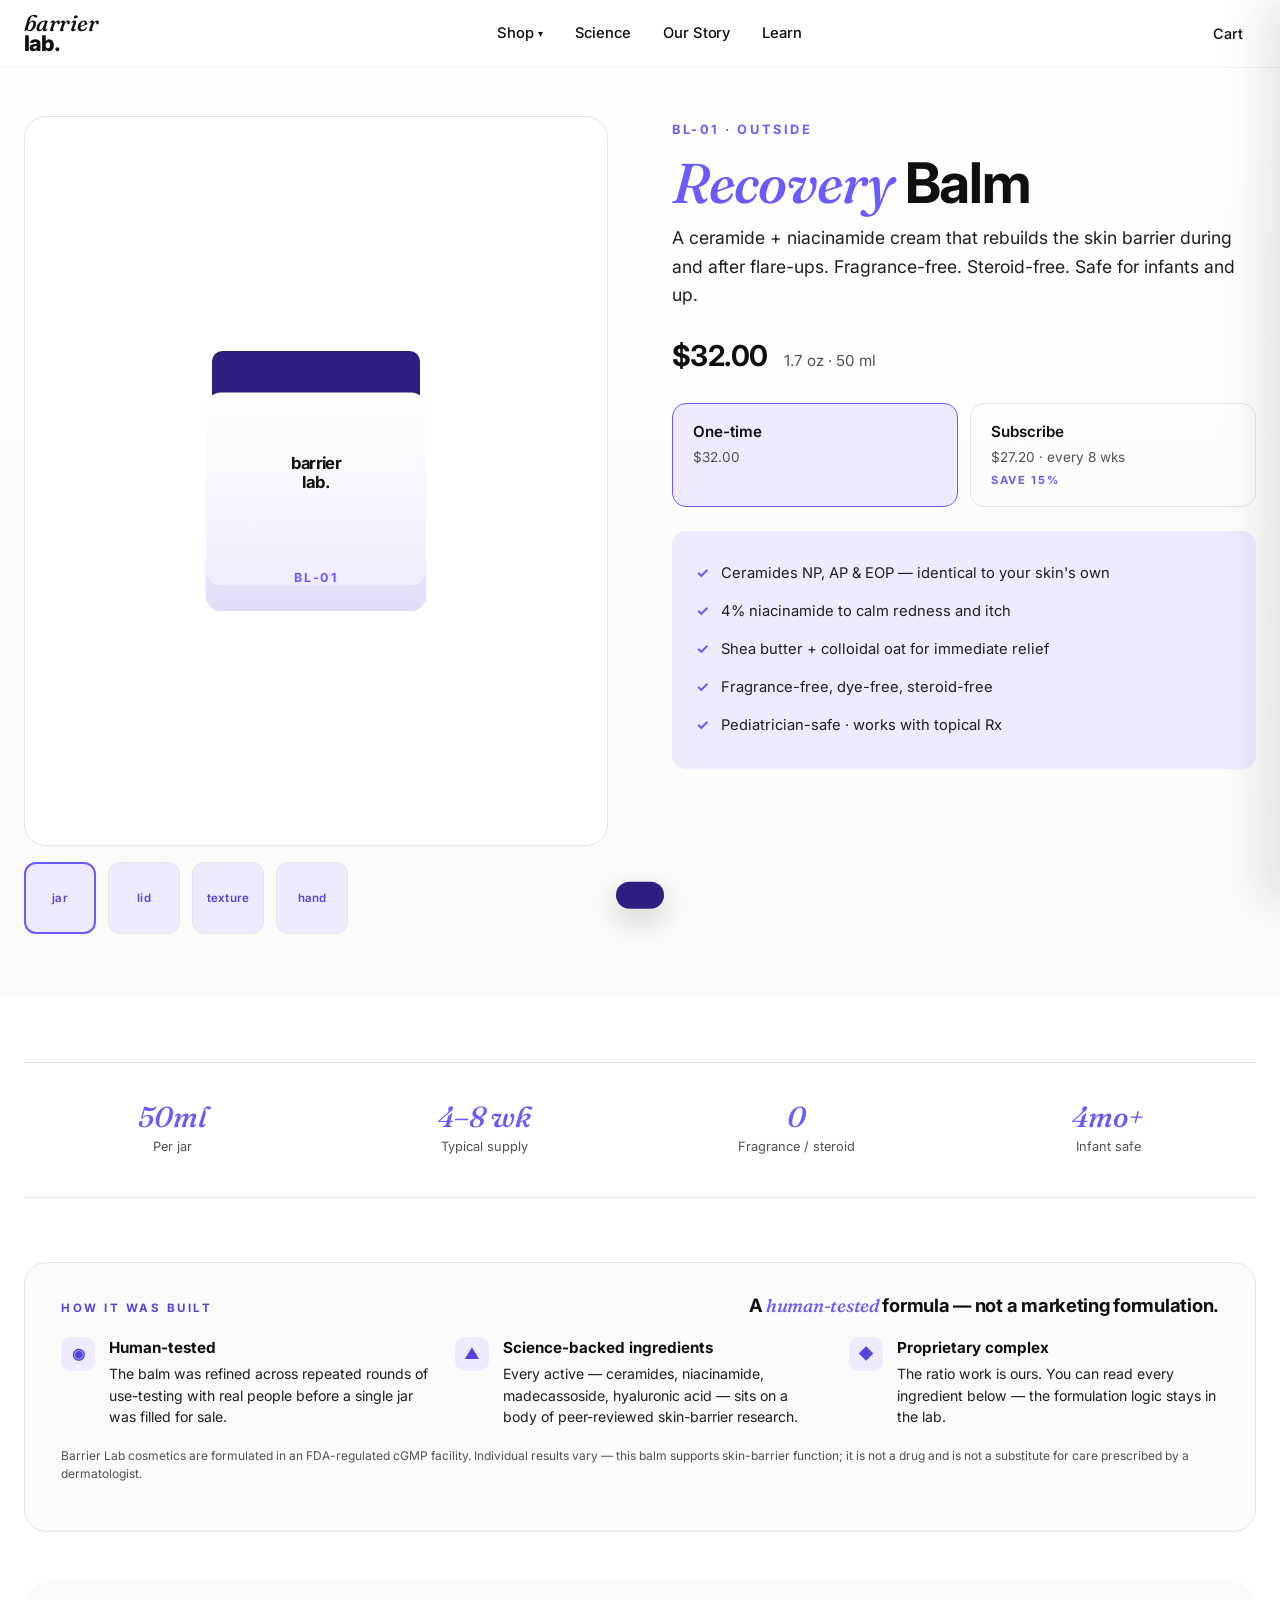
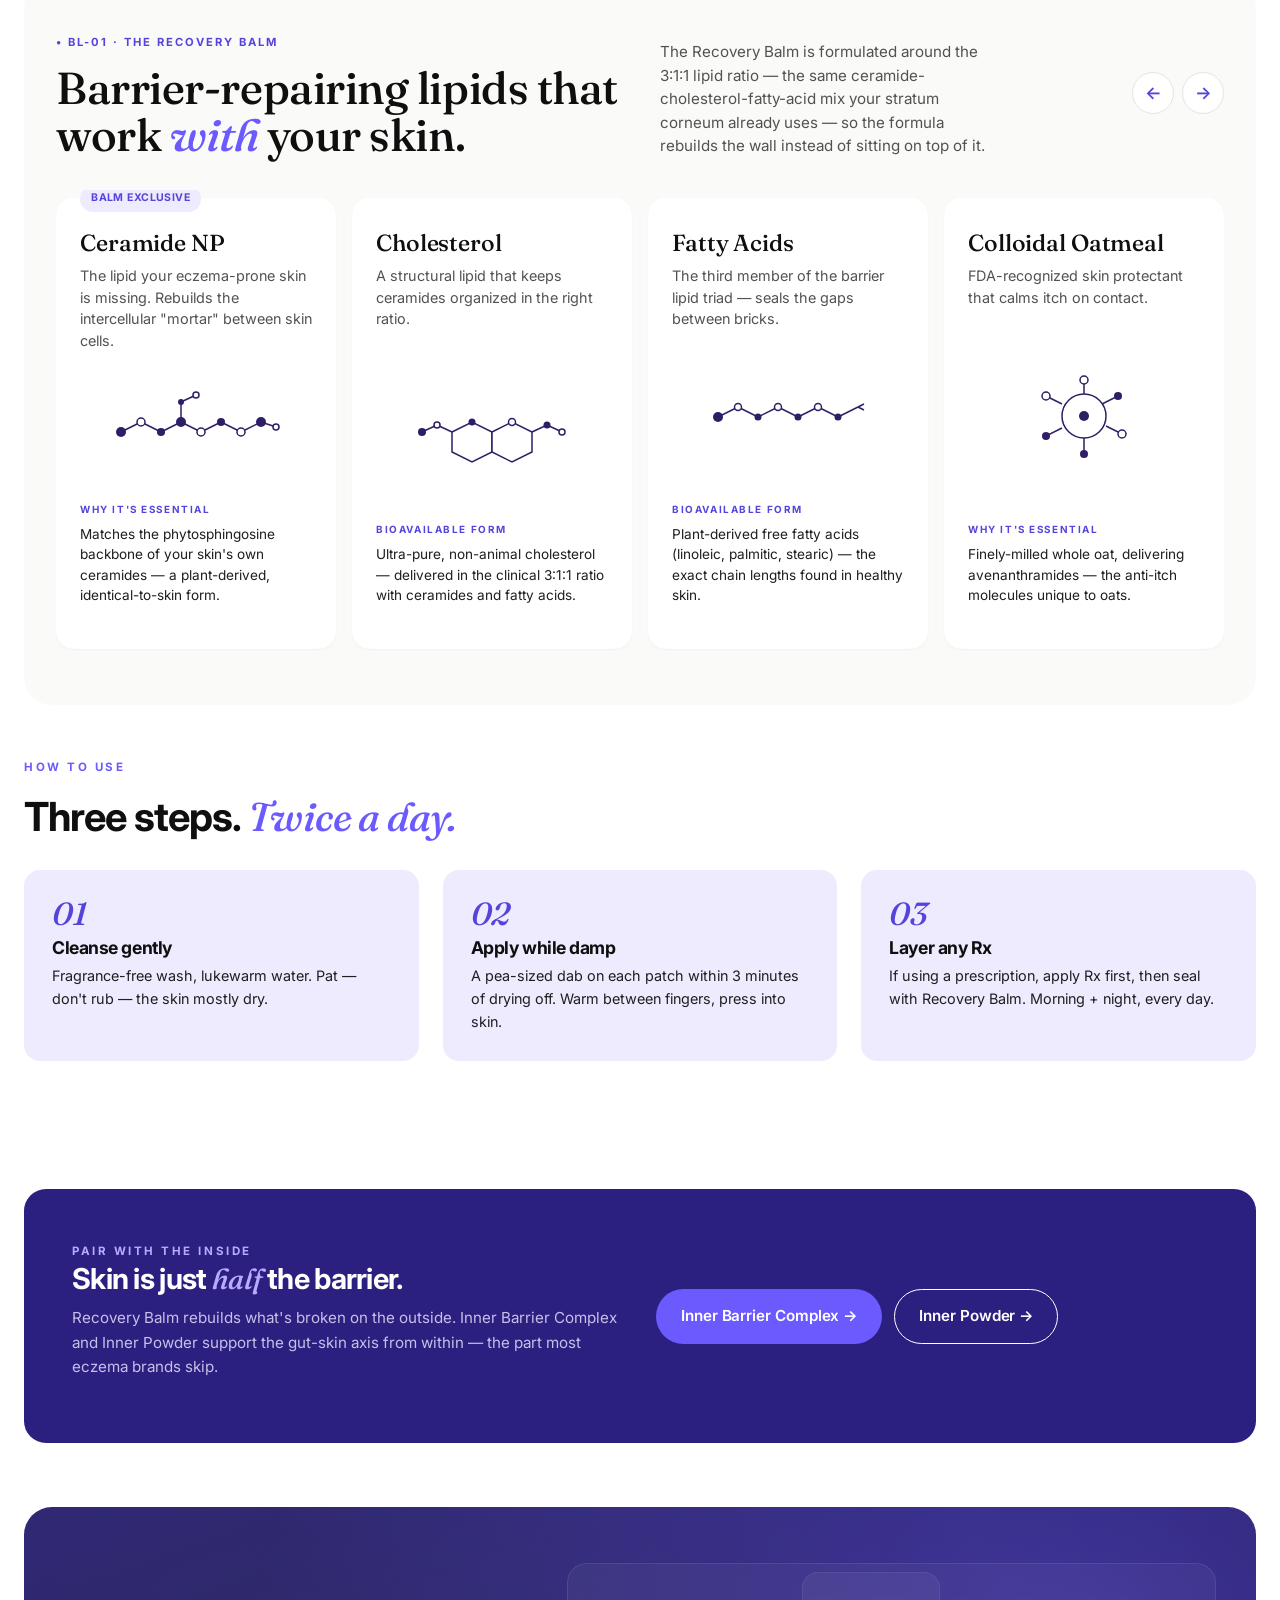
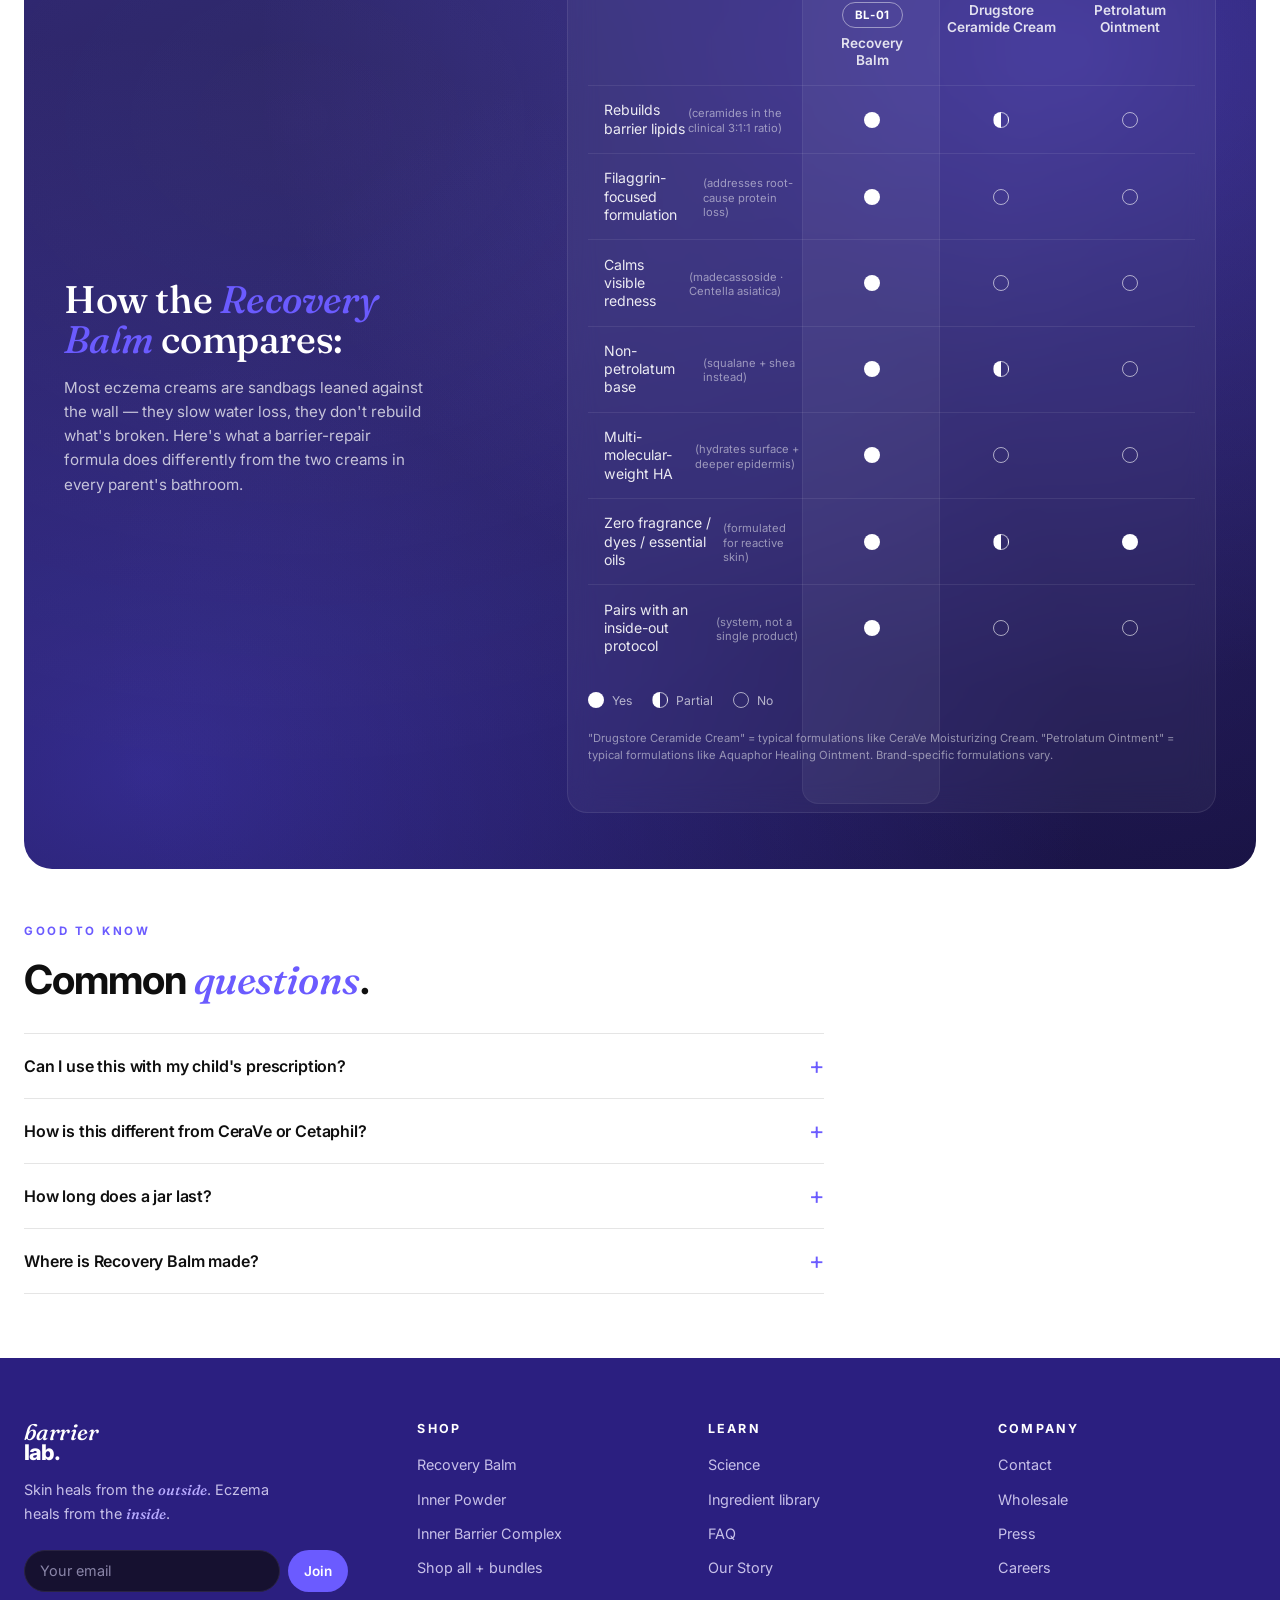
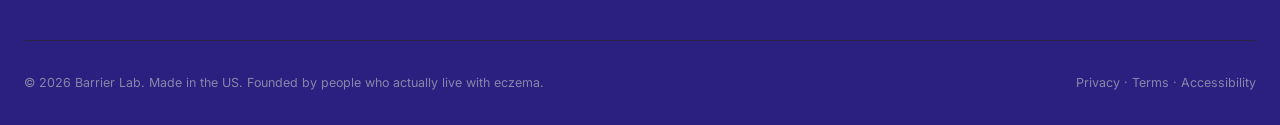
<file: recovery-balm.html>
<!doctype html>
<html lang="en">
<head>
  <meta charset="utf-8">
  <meta name="viewport" content="width=device-width, initial-scale=1">
  <title>Recovery Balm — BL-01 | Barrier Lab</title>
  <meta name="description" content="Recovery Balm: a ceramide and niacinamide cream that rebuilds the skin barrier during and after flare-ups. 1.7 oz. Fragrance-free, steroid-free.">
  <link rel="icon" type="image/png" href="assets/mark-purple.png">
  <link rel="stylesheet" href="assets/shared.css">
  <style>
    .pdp-hero {
      padding: 3rem 0 4rem;
      background: linear-gradient(180deg, var(--cream) 0%, var(--cream-deep) 100%);
    }
    .pdp-grid {
      display: grid;
      grid-template-columns: 1fr 1fr;
      gap: 4rem;
      align-items: start;
    }
    @media (max-width: 900px) { .pdp-grid { grid-template-columns: 1fr; gap: 2rem; } }

    .pdp-visual-panel {
      background: white;
      border-radius: 22px;
      aspect-ratio: 4 / 5;
      display: flex;
      align-items: center;
      justify-content: center;
      border: 1px solid var(--line);
      position: relative;
    }
    .pdp-visual-panel .viz-jar { transform: scale(1.3); }
    .pdp-thumbs {
      display: flex;
      gap: 0.75rem;
      margin-top: 1rem;
    }
    .pdp-thumb {
      width: 72px; height: 72px;
      background: var(--lavender);
      border: 1px solid var(--line);
      border-radius: 12px;
      display: flex;
      align-items: center;
      justify-content: center;
      cursor: pointer;
      font-size: 0.72rem;
      font-weight: 600;
      color: var(--purple-deep);
      text-transform: lowercase;
      letter-spacing: 0.02em;
    }
    .pdp-thumb.is-active { border-color: var(--purple); border-width: 2px; }

    .pdp-code { font-size: 0.8rem; font-weight: 700; letter-spacing: 0.2em; color: var(--purple); text-transform: uppercase; }
    .pdp-h1 {
      font-size: clamp(2.25rem, 4.5vw, 3.5rem);
      line-height: 1.05;
      margin: 0.75rem 0;
    }
    .pdp-h1 em {
      font-family: 'Fraunces', serif;
      font-style: italic;
      font-weight: 500;
      color: var(--purple);
    }
    .pdp-subhead { font-size: 1.1rem; color: var(--ink-soft); margin-bottom: 1.5rem; }

    .pdp-price-block { display: flex; align-items: baseline; gap: 1rem; margin-bottom: 1.5rem; }
    .pdp-price { font-size: 1.8rem; font-weight: 700; letter-spacing: -0.02em; }
    .pdp-price-sub { color: var(--muted); font-size: 0.95rem; }

    .pdp-opt {
      display: grid;
      grid-template-columns: 1fr 1fr;
      gap: 0.75rem;
      margin-bottom: 1rem;
    }
    .pdp-opt label {
      display: flex;
      flex-direction: column;
      gap: 0.2rem;
      padding: 1rem 1.25rem;
      border: 1.5px solid var(--line);
      border-radius: 14px;
      cursor: pointer;
      transition: all 0.15s;
    }
    .pdp-opt label:has(input:checked) {
      border-color: var(--purple);
      background: var(--lavender);
    }
    .pdp-opt input { position: absolute; opacity: 0; }
    .pdp-opt .opt-label { font-weight: 600; font-size: 0.95rem; }
    .pdp-opt .opt-price { color: var(--muted); font-size: 0.85rem; }
    .pdp-opt .opt-save { font-size: 0.7rem; color: var(--purple); font-weight: 700; letter-spacing: 0.15em; text-transform: uppercase; }

    .pdp-benefits {
      list-style: none;
      padding: 1.5rem;
      margin: 1.5rem 0 0;
      background: var(--lavender);
      border-radius: 14px;
    }
    .pdp-benefits li {
      padding: 0.45rem 0;
      font-size: 0.92rem;
      color: var(--ink-soft);
    }
    .pdp-benefits li::before {
      content: '✓';
      color: var(--purple);
      font-weight: 700;
      margin-right: 0.75rem;
    }

    .pdp-strip {
      display: grid;
      grid-template-columns: repeat(4, 1fr);
      gap: 1rem;
      padding: 2.5rem 0;
      border-top: 1px solid var(--line);
      border-bottom: 1px solid var(--line);
      margin: 4rem 0;
      text-align: center;
    }
    @media (max-width: 700px) { .pdp-strip { grid-template-columns: repeat(2, 1fr); gap: 1.5rem; } }
    .pdp-strip-item .num {
      font-family: 'Fraunces', serif;
      font-style: italic;
      font-weight: 500;
      font-size: 1.8rem;
      color: var(--purple);
      line-height: 1;
    }
    .pdp-strip-item .lbl {
      font-size: 0.8rem;
      color: var(--muted);
      margin-top: 0.3rem;
    }

    .pdp-section { padding: 4rem 0; }
    .pdp-section h2 em {
      font-family: 'Fraunces', serif;
      font-style: italic;
      font-weight: 500;
      color: var(--purple);
    }

    .ingredient-grid {
      display: grid;
      grid-template-columns: repeat(3, 1fr);
      gap: 1rem;
      margin-top: 2rem;
    }
    @media (max-width: 800px) { .ingredient-grid { grid-template-columns: 1fr; } }
    .ing-card {
      background: white;
      border: 1px solid var(--line);
      border-radius: 16px;
      padding: 1.5rem;
    }
    .ing-card h4 {
      font-size: 1.15rem;
      font-weight: 700;
      letter-spacing: -0.01em;
      color: var(--ink-text);
      margin: 0.35rem 0 0.5rem;
    }
    .ing-card p { font-size: 0.9rem; color: var(--muted); margin: 0; }
    .ing-card .role {
      font-size: 0.7rem;
      color: var(--purple);
      letter-spacing: 0.15em;
      text-transform: uppercase;
      font-weight: 700;
    }

    .how-steps {
      display: grid;
      grid-template-columns: repeat(3, 1fr);
      gap: 1.5rem;
      margin-top: 2rem;
    }
    @media (max-width: 800px) { .how-steps { grid-template-columns: 1fr; } }
    .how-step {
      background: var(--lavender);
      border-radius: 16px;
      padding: 1.75rem;
    }
    .how-step .step-num {
      font-family: 'Fraunces', serif;
      font-style: italic;
      font-weight: 500;
      font-size: 2rem;
      color: var(--purple-deep);
      line-height: 1;
      margin-bottom: 0.5rem;
    }
    .how-step h4 { font-size: 1.1rem; margin-bottom: 0.4rem; }
    .how-step p { font-size: 0.9rem; color: var(--ink-soft); margin: 0; }

    .pair-callout {
      background: var(--ink);
      color: var(--cream);
      border-radius: 22px;
      padding: 3rem;
      display: grid;
      grid-template-columns: 1fr 1fr;
      gap: 2rem;
      align-items: center;
      margin: 4rem 0;
    }
    @media (max-width: 800px) { .pair-callout { grid-template-columns: 1fr; } }
    .pair-callout h3 {
      color: var(--cream);
      font-size: 1.8rem;
      margin-bottom: 0.75rem;
    }
    .pair-callout h3 em {
      font-family: 'Fraunces', serif;
      font-style: italic;
      font-weight: 500;
      color: var(--purple-light);
    }
    .pair-callout p { color: #C7C0E8; font-size: 0.95rem; }
  </style>
</head>
<body>

  <section class="pdp-hero">
    <div class="container">
      <div class="pdp-grid">
        <!-- Visual column -->
        <div>
          <div class="pdp-visual-panel">
            <div class="viz-jar">
              <span class="viz-label">barrier<br>lab.</span>
              <span class="viz-code">BL-01</span>
            </div>
          </div>
          <div class="pdp-thumbs">
            <div class="pdp-thumb is-active">jar</div>
            <div class="pdp-thumb">lid</div>
            <div class="pdp-thumb">texture</div>
            <div class="pdp-thumb">hand</div>
          </div>
        </div>

        <!-- Buy column -->
        <div>
          <span class="pdp-code">BL-01 · Outside</span>
          <h1 class="pdp-h1"><em>Recovery</em> Balm</h1>
          <p class="pdp-subhead">A ceramide + niacinamide cream that rebuilds the skin barrier during and after flare-ups. Fragrance-free. Steroid-free. Safe for infants and up.</p>

          <div class="pdp-price-block">
            <span class="pdp-price" id="pdpPrice">$32.00</span>
            <span class="pdp-price-sub">1.7 oz · 50 ml</span>
          </div>

          <div class="pdp-opt">
            <label>
              <input type="radio" name="sub" value="once" checked>
              <span class="opt-label">One-time</span>
              <span class="opt-price">$32.00</span>
            </label>
            <label>
              <input type="radio" name="sub" value="subscribe">
              <span class="opt-label">Subscribe</span>
              <span class="opt-price">$27.20 · every 8 wks</span>
              <span class="opt-save">Save 15%</span>
            </label>
          </div>

          <div id='product-component-1776884682068'></div>
          <script type="text/javascript">
          /*<![CDATA[*/
          (function () {
            var scriptURL = 'https://sdks.shopifycdn.com/buy-button/latest/buy-button-storefront.min.js';
            if (window.ShopifyBuy) {
              if (window.ShopifyBuy.UI) {
                ShopifyBuyInit();
              } else {
                loadScript();
              }
            } else {
              loadScript();
            }
            function loadScript() {
              var script = document.createElement('script');
              script.async = true;
              script.src = scriptURL;
              (document.getElementsByTagName('head')[0] || document.getElementsByTagName('body')[0]).appendChild(script);
              script.onload = ShopifyBuyInit;
            }
            function ShopifyBuyInit() {
              var client = ShopifyBuy.buildClient({
                domain: 'v0y56t-bf.myshopify.com',
                storefrontAccessToken: 'ab6d510442e7daa4ce7430db9fbc7ab8',
              });
              ShopifyBuy.UI.onReady(client).then(function (ui) {
                ui.createComponent('product', {
                  id: '9352105951478',
                  node: document.getElementById('product-component-1776884682068'),
                  moneyFormat: '%24%7B%7Bamount%7D%7D',
                  options: {
            "product": {
              "styles": {
                "product": {
                  "@media (min-width: 601px)": {
                    "max-width": "calc(25% - 20px)",
                    "margin-left": "20px",
                    "margin-bottom": "50px"
                  }
                },
                "button": {
                  ":hover": {
                    "background-color": "#6052e6"
                  },
                  "background-color": "#6b5bff",
                  ":focus": {
                    "background-color": "#6052e6"
                  }
                }
              },
              "contents": {
                "img": false,
                "title": false,
                "price": false
              },
              "text": {
                "button": "Add to cart"
              }
            },
            "productSet": {
              "styles": {
                "products": {
                  "@media (min-width: 601px)": {
                    "margin-left": "-20px"
                  }
                }
              }
            },
            "modalProduct": {
              "contents": {
                "img": false,
                "imgWithCarousel": true,
                "button": false,
                "buttonWithQuantity": true
              },
              "styles": {
                "product": {
                  "@media (min-width: 601px)": {
                    "max-width": "100%",
                    "margin-left": "0px",
                    "margin-bottom": "0px"
                  }
                },
                "button": {
                  ":hover": {
                    "background-color": "#6052e6"
                  },
                  "background-color": "#6b5bff",
                  ":focus": {
                    "background-color": "#6052e6"
                  }
                }
              },
              "text": {
                "button": "Add to cart"
              }
            },
            "option": {},
            "cart": {
              "styles": {
                "button": {
                  ":hover": {
                    "background-color": "#6052e6"
                  },
                  "background-color": "#6b5bff",
                  ":focus": {
                    "background-color": "#6052e6"
                  }
                },
                "title": { "color": "#4b4b4b" },
                "header": { "color": "#4b4b4b" },
                "lineItems": { "color": "#4b4b4b" },
                "subtotalText": { "color": "#4b4b4b" },
                "subtotal": { "color": "#4b4b4b" },
                "notice": { "color": "#4b4b4b" },
                "currency": { "color": "#4b4b4b" },
                "close": { "color": "#4b4b4b", ":hover": { "color": "#4b4b4b" } },
                "empty": { "color": "#4b4b4b" },
                "noteDescription": { "color": "#4b4b4b" },
                "discountText": { "color": "#4b4b4b" },
                "discountIcon": { "fill": "#4b4b4b" },
                "discountAmount": { "color": "#4b4b4b" }
              },
              "text": {
                "total": "Subtotal",
                "button": "Checkout"
              }
            },
            "toggle": {
              "styles": {
                "toggle": {
                  "background-color": "#6b5bff",
                  ":hover": { "background-color": "#6052e6" },
                  ":focus": { "background-color": "#6052e6" }
                }
              }
            },
            "lineItem": {
              "styles": {
                "variantTitle": { "color": "#4b4b4b" },
                "title": { "color": "#4b4b4b" },
                "price": { "color": "#4b4b4b" },
                "fullPrice": { "color": "#4b4b4b" },
                "discount": { "color": "#4b4b4b" },
                "discountIcon": { "fill": "#4b4b4b" },
                "quantity": { "color": "#4b4b4b" },
                "quantityIncrement": { "color": "#4b4b4b", "border-color": "#4b4b4b" },
                "quantityDecrement": { "color": "#4b4b4b", "border-color": "#4b4b4b" },
                "quantityInput": { "color": "#4b4b4b", "border-color": "#4b4b4b" }
              }
            }
          },
                });
              });
            }
          })();
          /*]]>*/
          </script>

          <ul class="pdp-benefits">
            <li>Ceramides NP, AP & EOP — identical to your skin's own</li>
            <li>4% niacinamide to calm redness and itch</li>
            <li>Shea butter + colloidal oat for immediate relief</li>
            <li>Fragrance-free, dye-free, steroid-free</li>
            <li>Pediatrician-safe · works with topical Rx</li>
          </ul>
        </div>
      </div>
    </div>
  </section>

  <section>
    <div class="container">

      <div class="pdp-strip">
        <div class="pdp-strip-item"><div class="num">50ml</div><div class="lbl">Per jar</div></div>
        <div class="pdp-strip-item"><div class="num">4–8 wk</div><div class="lbl">Typical supply</div></div>
        <div class="pdp-strip-item"><div class="num">0</div><div class="lbl">Fragrance / steroid</div></div>
        <div class="pdp-strip-item"><div class="num">4mo+</div><div class="lbl">Infant safe</div></div>
      </div>

      <!-- Trust strip — how the formula was developed -->
      <div class="trust-strip">
        <div class="trust-head">
          <span class="kicker">How it was built</span>
          <h3>A <em>human-tested</em> formula — not a marketing formulation.</h3>
        </div>
        <div class="trust-grid">
          <div class="trust-cell">
            <div class="ic">◉</div>
            <div class="body">
              <strong>Human-tested</strong>
              The balm was refined across repeated rounds of use-testing with real people before a single jar was filled for sale.
            </div>
          </div>
          <div class="trust-cell">
            <div class="ic">▲</div>
            <div class="body">
              <strong>Science-backed ingredients</strong>
              Every active — ceramides, niacinamide, madecassoside, hyaluronic acid — sits on a body of peer-reviewed skin-barrier research.
            </div>
          </div>
          <div class="trust-cell">
            <div class="ic">◆</div>
            <div class="body">
              <strong>Proprietary complex</strong>
              The ratio work is ours. You can read every ingredient below — the formulation logic stays in the lab.
            </div>
          </div>
        </div>
        <p class="trust-foot">Barrier Lab cosmetics are formulated in an FDA-regulated cGMP facility. Individual results vary — this balm supports skin-barrier function; it is not a drug and is not a substitute for care prescribed by a dermatologist.</p>
      </div>

      <!-- Ingredient grid — horizontal-scroll molecule rail (BL-01) -->
      <div class="ing-scroll" id="ingScrollBL01">
        <div class="ing-scroll-head">
          <div>
            <span class="ing-kicker">• BL-01 · The Recovery Balm</span>
            <h2>Barrier-repairing lipids that work <em>with</em> your skin.</h2>
          </div>
          <p>The Recovery Balm is formulated around the 3:1:1 lipid ratio — the same ceramide-cholesterol-fatty-acid mix your stratum corneum already uses — so the formula rebuilds the wall instead of sitting on top of it.</p>
          <div class="ing-scroll-controls">
            <button class="ing-scroll-btn" data-rail="ingTrackBL01" data-dir="-1" aria-label="Scroll left">←</button>
            <button class="ing-scroll-btn" data-rail="ingTrackBL01" data-dir="1" aria-label="Scroll right">→</button>
          </div>
        </div>

        <div class="ing-scroll-track" id="ingTrackBL01">
          <!-- 1. Ceramide NP -->
          <div class="ing-mol-card">
            <span class="ing-top-tag">Balm Exclusive</span>
            <h3>Ceramide NP</h3>
            <p class="ing-desc">The lipid your eczema-prone skin is missing. Rebuilds the intercellular "mortar" between skin cells.</p>
            <div class="mol-stage">
              <svg viewBox="0 0 180 100" width="100%" height="100">
                <g fill="none" stroke-width="1.5">
                  <line class="mol-stroke" x1="15" y1="55" x2="35" y2="45"/>
                  <line class="mol-stroke" x1="35" y1="45" x2="55" y2="55"/>
                  <line class="mol-stroke" x1="55" y1="55" x2="75" y2="45"/>
                  <line class="mol-stroke" x1="75" y1="45" x2="95" y2="55"/>
                  <line class="mol-stroke" x1="95" y1="55" x2="115" y2="45"/>
                  <line class="mol-stroke" x1="115" y1="45" x2="135" y2="55"/>
                  <line class="mol-stroke" x1="135" y1="55" x2="155" y2="45"/>
                  <line class="mol-stroke" x1="155" y1="45" x2="170" y2="50"/>
                  <line class="mol-stroke" x1="75" y1="45" x2="75" y2="25"/>
                  <line class="mol-stroke" x1="75" y1="25" x2="90" y2="18"/>
                </g>
                <g>
                  <circle class="mol-fill" cx="15" cy="55" r="5"/>
                  <circle class="mol-fill-hollow" cx="35" cy="45" r="4"/>
                  <circle class="mol-fill" cx="55" cy="55" r="4"/>
                  <circle class="mol-fill" cx="75" cy="45" r="5"/>
                  <circle class="mol-fill-hollow" cx="95" cy="55" r="4"/>
                  <circle class="mol-fill" cx="115" cy="45" r="4"/>
                  <circle class="mol-fill-hollow" cx="135" cy="55" r="4"/>
                  <circle class="mol-fill" cx="155" cy="45" r="5"/>
                  <circle class="mol-fill-hollow" cx="170" cy="50" r="3"/>
                  <circle class="mol-fill" cx="75" cy="25" r="3"/>
                  <circle class="mol-fill-hollow" cx="90" cy="18" r="3"/>
                </g>
              </svg>
            </div>
            <p class="ing-label">Why it's essential</p>
            <p class="ing-form">Matches the phytosphingosine backbone of your skin's own ceramides — a plant-derived, identical-to-skin form.</p>
          </div>

          <!-- 2. Cholesterol -->
          <div class="ing-mol-card">
            <h3>Cholesterol</h3>
            <p class="ing-desc">A structural lipid that keeps ceramides organized in the right ratio.</p>
            <div class="mol-stage">
              <svg viewBox="0 0 180 100" width="100%" height="100">
                <g fill="none" stroke-width="1.5">
                  <polygon class="mol-stroke" points="50,55 70,45 90,55 90,75 70,85 50,75" fill="#fff"/>
                  <polygon class="mol-stroke" points="90,55 110,45 130,55 130,75 110,85 90,75" fill="#fff"/>
                  <line class="mol-stroke" x1="130" y1="55" x2="145" y2="48"/>
                  <line class="mol-stroke" x1="145" y1="48" x2="160" y2="55"/>
                  <line class="mol-stroke" x1="50" y1="55" x2="35" y2="48"/>
                  <line class="mol-stroke" x1="35" y1="48" x2="20" y2="55"/>
                </g>
                <g>
                  <circle class="mol-fill" cx="70" cy="45" r="3.5"/>
                  <circle class="mol-fill-hollow" cx="110" cy="45" r="3.5"/>
                  <circle class="mol-fill" cx="145" cy="48" r="3.5"/>
                  <circle class="mol-fill-hollow" cx="35" cy="48" r="3"/>
                  <circle class="mol-fill" cx="20" cy="55" r="4"/>
                  <circle class="mol-fill-hollow" cx="160" cy="55" r="3"/>
                </g>
              </svg>
            </div>
            <p class="ing-label">Bioavailable form</p>
            <p class="ing-form">Ultra-pure, non-animal cholesterol — delivered in the clinical 3:1:1 ratio with ceramides and fatty acids.</p>
          </div>

          <!-- 3. Fatty Acids -->
          <div class="ing-mol-card">
            <h3>Fatty Acids</h3>
            <p class="ing-desc">The third member of the barrier lipid triad — seals the gaps between bricks.</p>
            <div class="mol-stage">
              <svg viewBox="0 0 180 100" width="100%" height="100">
                <g fill="none" stroke-width="1.5">
                  <line class="mol-stroke" x1="20" y1="50" x2="40" y2="40"/>
                  <line class="mol-stroke" x1="40" y1="40" x2="60" y2="50"/>
                  <line class="mol-stroke" x1="60" y1="50" x2="80" y2="40"/>
                  <line class="mol-stroke" x1="80" y1="40" x2="100" y2="50"/>
                  <line class="mol-stroke" x1="100" y1="50" x2="120" y2="40"/>
                  <line class="mol-stroke" x1="120" y1="40" x2="140" y2="50"/>
                  <line class="mol-stroke" x1="140" y1="50" x2="160" y2="40"/>
                  <path class="mol-stroke" d="M160 40 l 6 -3 M160 40 l 6 3" />
                </g>
                <g>
                  <circle class="mol-fill" cx="20" cy="50" r="5"/>
                  <circle class="mol-fill-hollow" cx="40" cy="40" r="3.5"/>
                  <circle class="mol-fill" cx="60" cy="50" r="3.5"/>
                  <circle class="mol-fill-hollow" cx="80" cy="40" r="3.5"/>
                  <circle class="mol-fill" cx="100" cy="50" r="3.5"/>
                  <circle class="mol-fill-hollow" cx="120" cy="40" r="3.5"/>
                  <circle class="mol-fill" cx="140" cy="50" r="3.5"/>
                </g>
              </svg>
            </div>
            <p class="ing-label">Bioavailable form</p>
            <p class="ing-form">Plant-derived free fatty acids (linoleic, palmitic, stearic) — the exact chain lengths found in healthy skin.</p>
          </div>

          <!-- 4. Colloidal Oatmeal -->
          <div class="ing-mol-card">
            <h3>Colloidal Oatmeal</h3>
            <p class="ing-desc">FDA-recognized skin protectant that calms itch on contact.</p>
            <div class="mol-stage">
              <svg viewBox="0 0 180 100" width="100%" height="100">
                <g fill="none" stroke-width="1.5">
                  <circle class="mol-stroke" cx="90" cy="50" r="22"/>
                  <line class="mol-stroke" x1="90" y1="28" x2="90" y2="14"/>
                  <line class="mol-stroke" x1="108" y1="38" x2="124" y2="30"/>
                  <line class="mol-stroke" x1="112" y1="60" x2="128" y2="68"/>
                  <line class="mol-stroke" x1="90" y1="72" x2="90" y2="88"/>
                  <line class="mol-stroke" x1="68" y1="38" x2="52" y2="30"/>
                  <line class="mol-stroke" x1="68" y1="62" x2="52" y2="70"/>
                </g>
                <g>
                  <circle class="mol-fill" cx="90" cy="50" r="5"/>
                  <circle class="mol-fill-hollow" cx="90" cy="14" r="4"/>
                  <circle class="mol-fill" cx="124" cy="30" r="4"/>
                  <circle class="mol-fill-hollow" cx="128" cy="68" r="4"/>
                  <circle class="mol-fill" cx="90" cy="88" r="4"/>
                  <circle class="mol-fill-hollow" cx="52" cy="30" r="4"/>
                  <circle class="mol-fill" cx="52" cy="70" r="4"/>
                </g>
              </svg>
            </div>
            <p class="ing-label">Why it's essential</p>
            <p class="ing-form">Finely-milled whole oat, delivering avenanthramides — the anti-itch molecules unique to oats.</p>
          </div>

          <!-- 5. Madecassoside -->
          <div class="ing-mol-card">
            <h3>Madecassoside</h3>
            <p class="ing-desc">A molecule from Centella asiatica that quiets visible redness.</p>
            <div class="mol-stage">
              <svg viewBox="0 0 180 100" width="100%" height="100">
                <g fill="none" stroke-width="1.5">
                  <polygon class="mol-stroke" points="40,50 55,35 75,40 80,60 62,72 43,68" fill="#fff"/>
                  <polygon class="mol-stroke" points="80,60 95,48 115,55 118,75 100,86 82,80" fill="#fff"/>
                  <line class="mol-stroke" x1="118" y1="75" x2="135" y2="70"/>
                  <line class="mol-stroke" x1="55" y1="35" x2="45" y2="22"/>
                </g>
                <g>
                  <circle class="mol-fill" cx="55" cy="35" r="3.5"/>
                  <circle class="mol-fill-hollow" cx="75" cy="40" r="3.5"/>
                  <circle class="mol-fill" cx="95" cy="48" r="3.5"/>
                  <circle class="mol-fill-hollow" cx="115" cy="55" r="3.5"/>
                  <circle class="mol-fill" cx="135" cy="70" r="4"/>
                  <circle class="mol-fill-hollow" cx="45" cy="22" r="3.5"/>
                </g>
              </svg>
            </div>
            <p class="ing-label">Bioavailable form</p>
            <p class="ing-form">Purified triterpenoid from Centella — clinically studied at 0.1–1% for atopic-prone skin.</p>
          </div>

          <!-- 6. Allantoin -->
          <div class="ing-mol-card">
            <h3>Allantoin</h3>
            <p class="ing-desc">Softens flakes and helps dull rough patches let go.</p>
            <div class="mol-stage">
              <svg viewBox="0 0 180 100" width="100%" height="100">
                <g fill="none" stroke-width="1.5">
                  <polygon class="mol-stroke" points="70,40 100,40 110,60 90,75 70,65" fill="#fff"/>
                  <line class="mol-stroke" x1="70" y1="40" x2="55" y2="30"/>
                  <line class="mol-stroke" x1="100" y1="40" x2="115" y2="28"/>
                  <line class="mol-stroke" x1="110" y1="60" x2="130" y2="62"/>
                  <line class="mol-stroke" x1="90" y1="75" x2="90" y2="90"/>
                  <line class="mol-stroke" x1="70" y1="65" x2="50" y2="70"/>
                </g>
                <g>
                  <circle class="mol-fill" cx="70" cy="40" r="3.5"/>
                  <circle class="mol-fill-hollow" cx="100" cy="40" r="3.5"/>
                  <circle class="mol-fill" cx="110" cy="60" r="3.5"/>
                  <circle class="mol-fill-hollow" cx="55" cy="30" r="3"/>
                  <circle class="mol-fill" cx="115" cy="28" r="3"/>
                  <circle class="mol-fill-hollow" cx="130" cy="62" r="3"/>
                  <circle class="mol-fill" cx="90" cy="90" r="3"/>
                  <circle class="mol-fill-hollow" cx="50" cy="70" r="3"/>
                </g>
              </svg>
            </div>
            <p class="ing-label">Why it's essential</p>
            <p class="ing-form">A gentle keratolytic — helps the skin shed stuck, rough cells without the sting of acids.</p>
          </div>

          <!-- 7. Glycerin -->
          <div class="ing-mol-card">
            <h3>Glycerin</h3>
            <p class="ing-desc">The humectant skin researchers keep coming back to. Draws water into the stratum corneum.</p>
            <div class="mol-stage">
              <svg viewBox="0 0 180 100" width="100%" height="100">
                <g fill="none" stroke-width="1.5">
                  <line class="mol-stroke" x1="55" y1="55" x2="75" y2="42"/>
                  <line class="mol-stroke" x1="75" y1="42" x2="95" y2="55"/>
                  <line class="mol-stroke" x1="95" y1="55" x2="115" y2="42"/>
                  <line class="mol-stroke" x1="55" y1="55" x2="40" y2="68"/>
                  <line class="mol-stroke" x1="75" y1="42" x2="75" y2="22"/>
                  <line class="mol-stroke" x1="95" y1="55" x2="95" y2="78"/>
                  <line class="mol-stroke" x1="115" y1="42" x2="130" y2="30"/>
                </g>
                <g>
                  <circle class="mol-fill-hollow" cx="55" cy="55" r="4"/>
                  <circle class="mol-fill" cx="75" cy="42" r="4"/>
                  <circle class="mol-fill-hollow" cx="95" cy="55" r="4"/>
                  <circle class="mol-fill" cx="115" cy="42" r="4"/>
                  <circle class="mol-fill" cx="40" cy="68" r="3.5"/>
                  <circle class="mol-fill-hollow" cx="75" cy="22" r="3.5"/>
                  <circle class="mol-fill" cx="95" cy="78" r="3.5"/>
                  <circle class="mol-fill-hollow" cx="130" cy="30" r="3.5"/>
                </g>
              </svg>
            </div>
            <p class="ing-label">Bioavailable form</p>
            <p class="ing-form">Vegetable-derived, 99.7% pure glycerin at an effective 5%+ dose.</p>
          </div>

          <!-- 8. Panthenol -->
          <div class="ing-mol-card">
            <h3>Panthenol (Pro-Vit B5)</h3>
            <p class="ing-desc">Penetrates into the epidermis, converts to Vitamin B5, soothes inflamed skin.</p>
            <div class="mol-stage">
              <svg viewBox="0 0 180 100" width="100%" height="100">
                <g fill="none" stroke-width="1.5">
                  <line class="mol-stroke" x1="25" y1="55" x2="45" y2="42"/>
                  <line class="mol-stroke" x1="45" y1="42" x2="65" y2="55"/>
                  <line class="mol-stroke" x1="65" y1="55" x2="85" y2="42"/>
                  <line class="mol-stroke" x1="85" y1="42" x2="105" y2="55"/>
                  <line class="mol-stroke" x1="105" y1="55" x2="125" y2="42"/>
                  <line class="mol-stroke" x1="125" y1="42" x2="145" y2="55"/>
                  <line class="mol-stroke" x1="65" y1="55" x2="65" y2="75"/>
                  <line class="mol-stroke" x1="105" y1="55" x2="105" y2="75"/>
                </g>
                <g>
                  <circle class="mol-fill" cx="25" cy="55" r="4"/>
                  <circle class="mol-fill-hollow" cx="45" cy="42" r="4"/>
                  <circle class="mol-fill" cx="65" cy="55" r="4"/>
                  <circle class="mol-fill-hollow" cx="85" cy="42" r="4"/>
                  <circle class="mol-fill" cx="105" cy="55" r="4"/>
                  <circle class="mol-fill-hollow" cx="125" cy="42" r="4"/>
                  <circle class="mol-fill" cx="145" cy="55" r="4"/>
                  <circle class="mol-fill-hollow" cx="65" cy="75" r="3"/>
                  <circle class="mol-fill-hollow" cx="105" cy="75" r="3"/>
                </g>
              </svg>
            </div>
            <p class="ing-label">Bioavailable form</p>
            <p class="ing-form">D-panthenol — the alcohol form that skin converts into active pantothenic acid (Vit B5).</p>
          </div>

          <!-- 9. Hyaluronic Acid -->
          <div class="ing-mol-card">
            <h3>Hyaluronic Acid</h3>
            <p class="ing-desc">Binds up to 1,000× its weight in water inside the skin.</p>
            <div class="mol-stage">
              <svg viewBox="0 0 180 100" width="100%" height="100">
                <g fill="none" stroke-width="1.5">
                  <polygon class="mol-stroke" points="40,50 55,38 75,42 78,60 62,72 45,68" fill="#fff"/>
                  <polygon class="mol-stroke" points="78,60 95,48 115,55 118,75 100,85 82,78" fill="#fff"/>
                  <polygon class="mol-stroke" points="118,75 135,62 155,70 153,85" fill="#fff"/>
                </g>
                <g>
                  <circle class="mol-fill" cx="55" cy="38" r="3"/>
                  <circle class="mol-fill-hollow" cx="95" cy="48" r="3"/>
                  <circle class="mol-fill" cx="135" cy="62" r="3"/>
                  <circle class="mol-fill-hollow" cx="45" cy="68" r="3"/>
                  <circle class="mol-fill" cx="100" cy="85" r="3"/>
                  <circle class="mol-fill-hollow" cx="155" cy="70" r="3"/>
                </g>
              </svg>
            </div>
            <p class="ing-label">Bioavailable form</p>
            <p class="ing-form">A blend of low- and high-molecular-weight HA — hydrates at the surface and deeper in the epidermis.</p>
          </div>

          <!-- 10. Squalane -->
          <div class="ing-mol-card">
            <h3>Squalane</h3>
            <p class="ing-desc">Plant-derived occlusive that mimics the oil your skin already makes.</p>
            <div class="mol-stage">
              <svg viewBox="0 0 180 100" width="100%" height="100">
                <g fill="none" stroke-width="1.5">
                  <line class="mol-stroke" x1="15" y1="50" x2="30" y2="40"/>
                  <line class="mol-stroke" x1="30" y1="40" x2="50" y2="50"/>
                  <line class="mol-stroke" x1="50" y1="50" x2="65" y2="40"/>
                  <line class="mol-stroke" x1="65" y1="40" x2="85" y2="50"/>
                  <line class="mol-stroke" x1="85" y1="50" x2="100" y2="40"/>
                  <line class="mol-stroke" x1="100" y1="40" x2="120" y2="50"/>
                  <line class="mol-stroke" x1="120" y1="50" x2="135" y2="40"/>
                  <line class="mol-stroke" x1="135" y1="40" x2="155" y2="50"/>
                  <line class="mol-stroke" x1="155" y1="50" x2="170" y2="40"/>
                  <line class="mol-stroke" x1="30" y1="40" x2="30" y2="25"/>
                  <line class="mol-stroke" x1="65" y1="40" x2="65" y2="25"/>
                  <line class="mol-stroke" x1="100" y1="40" x2="100" y2="25"/>
                  <line class="mol-stroke" x1="135" y1="40" x2="135" y2="25"/>
                </g>
                <g>
                  <circle class="mol-fill-hollow" cx="15" cy="50" r="3"/>
                  <circle class="mol-fill" cx="30" cy="40" r="3"/>
                  <circle class="mol-fill-hollow" cx="50" cy="50" r="3"/>
                  <circle class="mol-fill" cx="65" cy="40" r="3"/>
                  <circle class="mol-fill-hollow" cx="85" cy="50" r="3"/>
                  <circle class="mol-fill" cx="100" cy="40" r="3"/>
                  <circle class="mol-fill-hollow" cx="120" cy="50" r="3"/>
                  <circle class="mol-fill" cx="135" cy="40" r="3"/>
                  <circle class="mol-fill-hollow" cx="155" cy="50" r="3"/>
                </g>
              </svg>
            </div>
            <p class="ing-label">Bioavailable form</p>
            <p class="ing-form">100% plant-based squalane from sugarcane — identical to the squalene in human sebum, but shelf-stable.</p>
          </div>

          <!-- 11. Shea Butter -->
          <div class="ing-mol-card">
            <h3>Shea Butter</h3>
            <p class="ing-desc">A traditional occlusive rich in Vitamin E and barrier-supporting fatty acids.</p>
            <div class="mol-stage">
              <svg viewBox="0 0 180 100" width="100%" height="100">
                <g fill="none" stroke-width="1.5">
                  <circle class="mol-stroke" cx="90" cy="50" r="14"/>
                  <circle class="mol-stroke" cx="55" cy="45" r="10"/>
                  <circle class="mol-stroke" cx="125" cy="55" r="11"/>
                  <circle class="mol-stroke" cx="70" cy="75" r="8"/>
                  <circle class="mol-stroke" cx="108" cy="25" r="7"/>
                </g>
                <g>
                  <circle class="mol-fill" cx="90" cy="50" r="4"/>
                  <circle class="mol-fill-hollow" cx="55" cy="45" r="3"/>
                  <circle class="mol-fill" cx="125" cy="55" r="3"/>
                  <circle class="mol-fill-hollow" cx="70" cy="75" r="2.5"/>
                  <circle class="mol-fill" cx="108" cy="25" r="2.5"/>
                </g>
              </svg>
            </div>
            <p class="ing-label">Why it's essential</p>
            <p class="ing-form">Unrefined, fair-trade West African shea — delivers oleic and stearic acids plus natural tocopherols.</p>
          </div>
        </div>
      </div>

      <div class="pdp-section" style="padding-top:0;">
        <span class="kicker">How to use</span>
        <h2 style="margin-top:1rem;">Three steps. <em>Twice a day.</em></h2>
        <div class="how-steps">
          <div class="how-step">
            <div class="step-num">01</div>
            <h4>Cleanse gently</h4>
            <p>Fragrance-free wash, lukewarm water. Pat — don't rub — the skin mostly dry.</p>
          </div>
          <div class="how-step">
            <div class="step-num">02</div>
            <h4>Apply while damp</h4>
            <p>A pea-sized dab on each patch within 3 minutes of drying off. Warm between fingers, press into skin.</p>
          </div>
          <div class="how-step">
            <div class="step-num">03</div>
            <h4>Layer any Rx</h4>
            <p>If using a prescription, apply Rx first, then seal with Recovery Balm. Morning + night, every day.</p>
          </div>
        </div>
      </div>

      <!-- Pair with inside -->
      <div class="pair-callout">
        <div>
          <span class="kicker" style="color:var(--purple-light);">Pair with the inside</span>
          <h3>Skin is just <em>half</em> the barrier.</h3>
          <p>Recovery Balm rebuilds what's broken on the outside. Inner Barrier Complex and Inner Powder support the gut-skin axis from within — the part most eczema brands skip.</p>
        </div>
        <div style="display:flex; gap:0.75rem; flex-wrap:wrap;">
          <a href="inner-barrier.html" class="btn btn-primary">Inner Barrier Complex →</a>
          <a href="inner-powder.html" class="btn btn-outline" style="color:var(--cream); border-color:var(--cream);">Inner Powder →</a>
        </div>
      </div>

      <!-- How the Recovery Balm compares -->
      <section class="cmp-stage">
        <div class="cmp-top">
          <div>
            <h2 class="cmp-title">How the <em>Recovery<br/>Balm</em> compares:</h2>
            <p class="cmp-lead">Most eczema creams are sandbags leaned against the wall — they slow water loss, they don't rebuild what's broken. Here's what a barrier-repair formula does differently from the two creams in every parent's bathroom.</p>
          </div>
          <div class="cmp-panel">
            <div class="cmp-highlight-col" style="left: calc(1.7/4.7 * 100%); right: calc(2/4.7 * 100%); top: 0.5rem; bottom: 0.5rem;"></div>
            <div class="cmp-grid">
              <div class="cmp-head cmp-head--label">&nbsp;</div>
              <div class="cmp-head">
                <span class="cmp-chip">BL-01</span>
                <div style="margin-top:0.45rem;">Recovery<br/>Balm</div>
              </div>
              <div class="cmp-head">Drugstore<br/>Ceramide Cream</div>
              <div class="cmp-head">Petrolatum<br/>Ointment</div>

              <div class="cmp-row">
                <div class="cmp-cell cmp-cell--label">Rebuilds barrier lipids <small>(ceramides in the clinical 3:1:1 ratio)</small></div>
                <div class="cmp-cell"><span class="cmp-dot yes"></span></div>
                <div class="cmp-cell"><span class="cmp-dot partial"></span></div>
                <div class="cmp-cell"><span class="cmp-dot no"></span></div>
              </div>
              <div class="cmp-row">
                <div class="cmp-cell cmp-cell--label">Filaggrin-focused formulation <small>(addresses root-cause protein loss)</small></div>
                <div class="cmp-cell"><span class="cmp-dot yes"></span></div>
                <div class="cmp-cell"><span class="cmp-dot no"></span></div>
                <div class="cmp-cell"><span class="cmp-dot no"></span></div>
              </div>
              <div class="cmp-row">
                <div class="cmp-cell cmp-cell--label">Calms visible redness <small>(madecassoside · Centella asiatica)</small></div>
                <div class="cmp-cell"><span class="cmp-dot yes"></span></div>
                <div class="cmp-cell"><span class="cmp-dot no"></span></div>
                <div class="cmp-cell"><span class="cmp-dot no"></span></div>
              </div>
              <div class="cmp-row">
                <div class="cmp-cell cmp-cell--label">Non-petrolatum base <small>(squalane + shea instead)</small></div>
                <div class="cmp-cell"><span class="cmp-dot yes"></span></div>
                <div class="cmp-cell"><span class="cmp-dot partial"></span></div>
                <div class="cmp-cell"><span class="cmp-dot no"></span></div>
              </div>
              <div class="cmp-row">
                <div class="cmp-cell cmp-cell--label">Multi-molecular-weight HA <small>(hydrates surface + deeper epidermis)</small></div>
                <div class="cmp-cell"><span class="cmp-dot yes"></span></div>
                <div class="cmp-cell"><span class="cmp-dot no"></span></div>
                <div class="cmp-cell"><span class="cmp-dot no"></span></div>
              </div>
              <div class="cmp-row">
                <div class="cmp-cell cmp-cell--label">Zero fragrance / dyes / essential oils <small>(formulated for reactive skin)</small></div>
                <div class="cmp-cell"><span class="cmp-dot yes"></span></div>
                <div class="cmp-cell"><span class="cmp-dot partial"></span></div>
                <div class="cmp-cell"><span class="cmp-dot yes"></span></div>
              </div>
              <div class="cmp-row">
                <div class="cmp-cell cmp-cell--label">Pairs with an inside-out protocol <small>(system, not a single product)</small></div>
                <div class="cmp-cell"><span class="cmp-dot yes"></span></div>
                <div class="cmp-cell"><span class="cmp-dot no"></span></div>
                <div class="cmp-cell"><span class="cmp-dot no"></span></div>
              </div>
            </div>
            <div class="cmp-legend">
              <span class="cmp-legend-item"><span class="cmp-dot yes"></span>Yes</span>
              <span class="cmp-legend-item"><span class="cmp-dot partial"></span>Partial</span>
              <span class="cmp-legend-item"><span class="cmp-dot no"></span>No</span>
            </div>
            <p class="cmp-foot">"Drugstore Ceramide Cream" = typical formulations like CeraVe Moisturizing Cream. "Petrolatum Ointment" = typical formulations like Aquaphor Healing Ointment. Brand-specific formulations vary.</p>
          </div>
        </div>
      </section>

      <!-- FAQ -->
      <div class="pdp-section" style="padding-top:0;">
        <span class="kicker">Good to know</span>
        <h2 style="margin-top:1rem;">Common <em>questions</em>.</h2>
        <div style="max-width:800px; margin-top:2rem;">
          <div class="acc-item">
            <button class="acc-btn">Can I use this with my child's prescription? <span class="acc-icon">+</span></button>
            <div class="acc-content"><p>Yes. Apply the prescription first, wait two minutes, then seal with Recovery Balm. Most dermatologists recommend pairing a barrier cream with any topical corticosteroid or calcineurin inhibitor.</p></div>
          </div>
          <div class="acc-item">
            <button class="acc-btn">How is this different from CeraVe or Cetaphil? <span class="acc-icon">+</span></button>
            <div class="acc-content"><p>Higher ceramide concentration, clinical-grade niacinamide (4% vs ~2%), and no fragrance or preservative irritants common in mass-market moisturizers. It's also part of a two-front system — pair with our oral barrier products for the full approach.</p></div>
          </div>
          <div class="acc-item">
            <button class="acc-btn">How long does a jar last? <span class="acc-icon">+</span></button>
            <div class="acc-content"><p>For a single person applying twice daily to arms and legs, a jar lasts roughly 4–8 weeks. Subscribe every 8 weeks is sized for an average adult user.</p></div>
          </div>
          <div class="acc-item">
            <button class="acc-btn">Where is Recovery Balm made? <span class="acc-icon">+</span></button>
            <div class="acc-content"><p>Formulated and filled in the US, in a cGMP facility that works with FDA-regulated cosmetics. We source the ceramides and niacinamide from Germany and the shea from a fair-trade co-op in Ghana.</p></div>
          </div>
        </div>
      </div>

    </div>
  </section>

  <script src="assets/shared.js"></script>
  <script>
    // Subscribe toggle updates price + add-to-cart button
    const radios = document.querySelectorAll('input[name=sub]');
    const priceEl = document.getElementById('pdpPrice');
    const addBtn = document.getElementById('pdpAdd');
    radios.forEach(r => r.addEventListener('change', () => {
      const sub = document.querySelector('input[name=sub]:checked').value === 'subscribe';
      priceEl.textContent = sub ? '$27.20' : '$32.00';
      addBtn.textContent = sub ? 'Add to cart — $27.20 / 8 wks' : 'Add to cart — $32.00';
      addBtn.dataset.subscribe = sub ? 'true' : 'false';
    }));

    // Wire ingredient-scroll prev/next buttons
    document.querySelectorAll('.ing-scroll-btn').forEach(btn => {
      btn.addEventListener('click', () => {
        const track = document.getElementById(btn.dataset.rail);
        if (!track) return;
        const dir = Number(btn.dataset.dir);
        track.scrollBy({ left: dir * (track.clientWidth * 0.85), behavior: 'smooth' });
      });
    });
  </script>
</body>
</html>
</file>
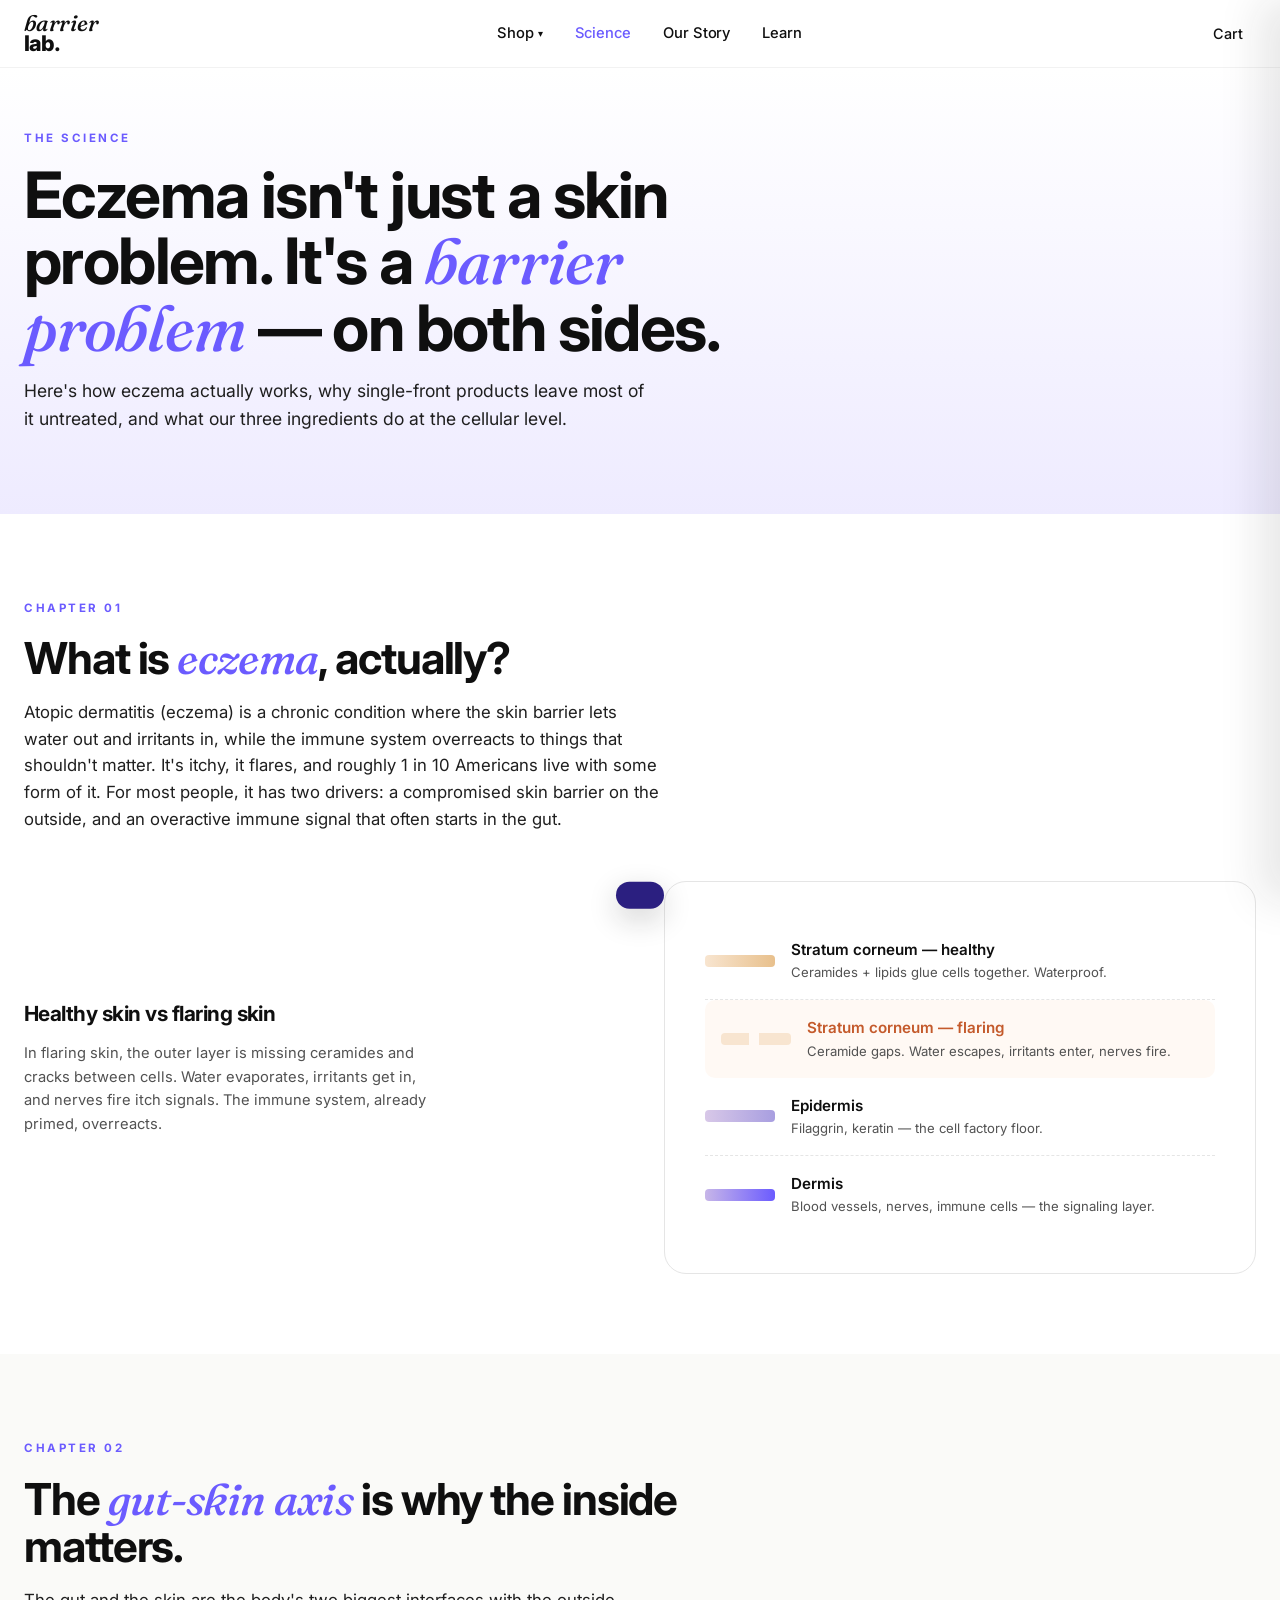
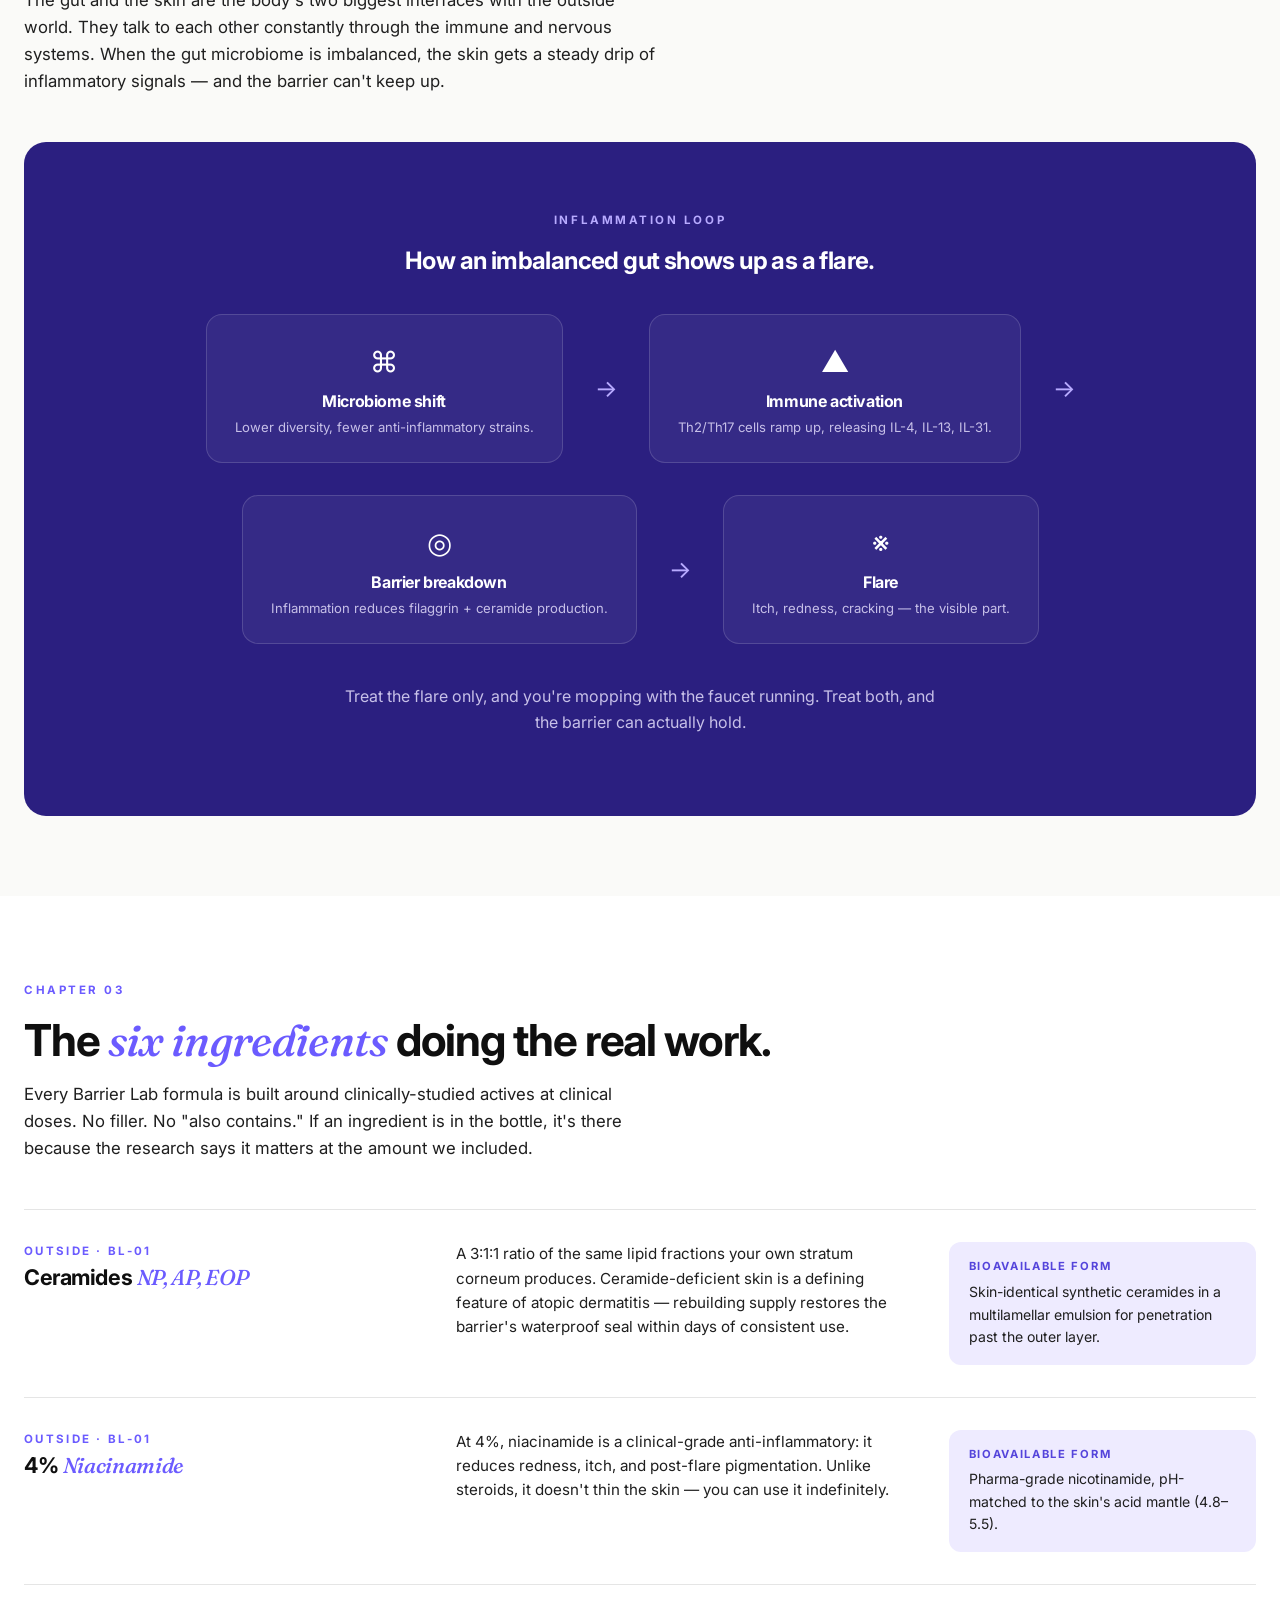
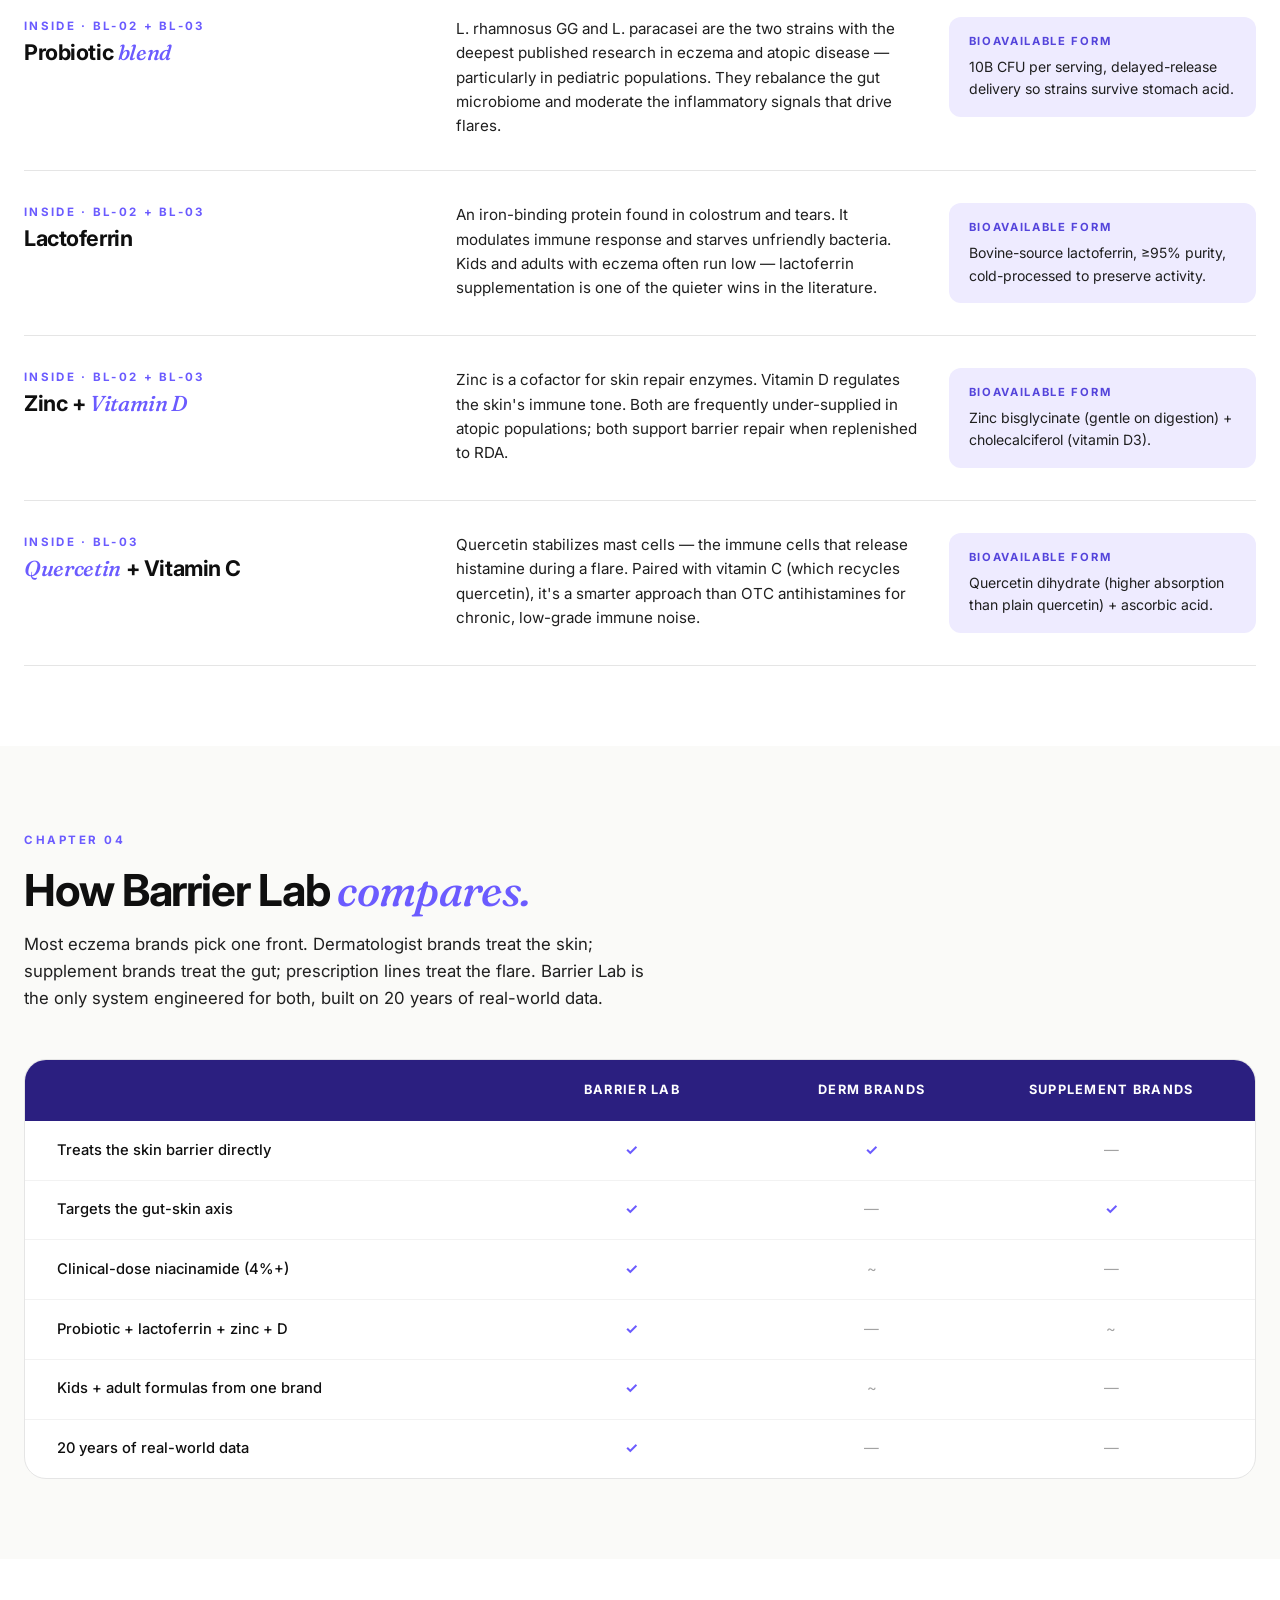
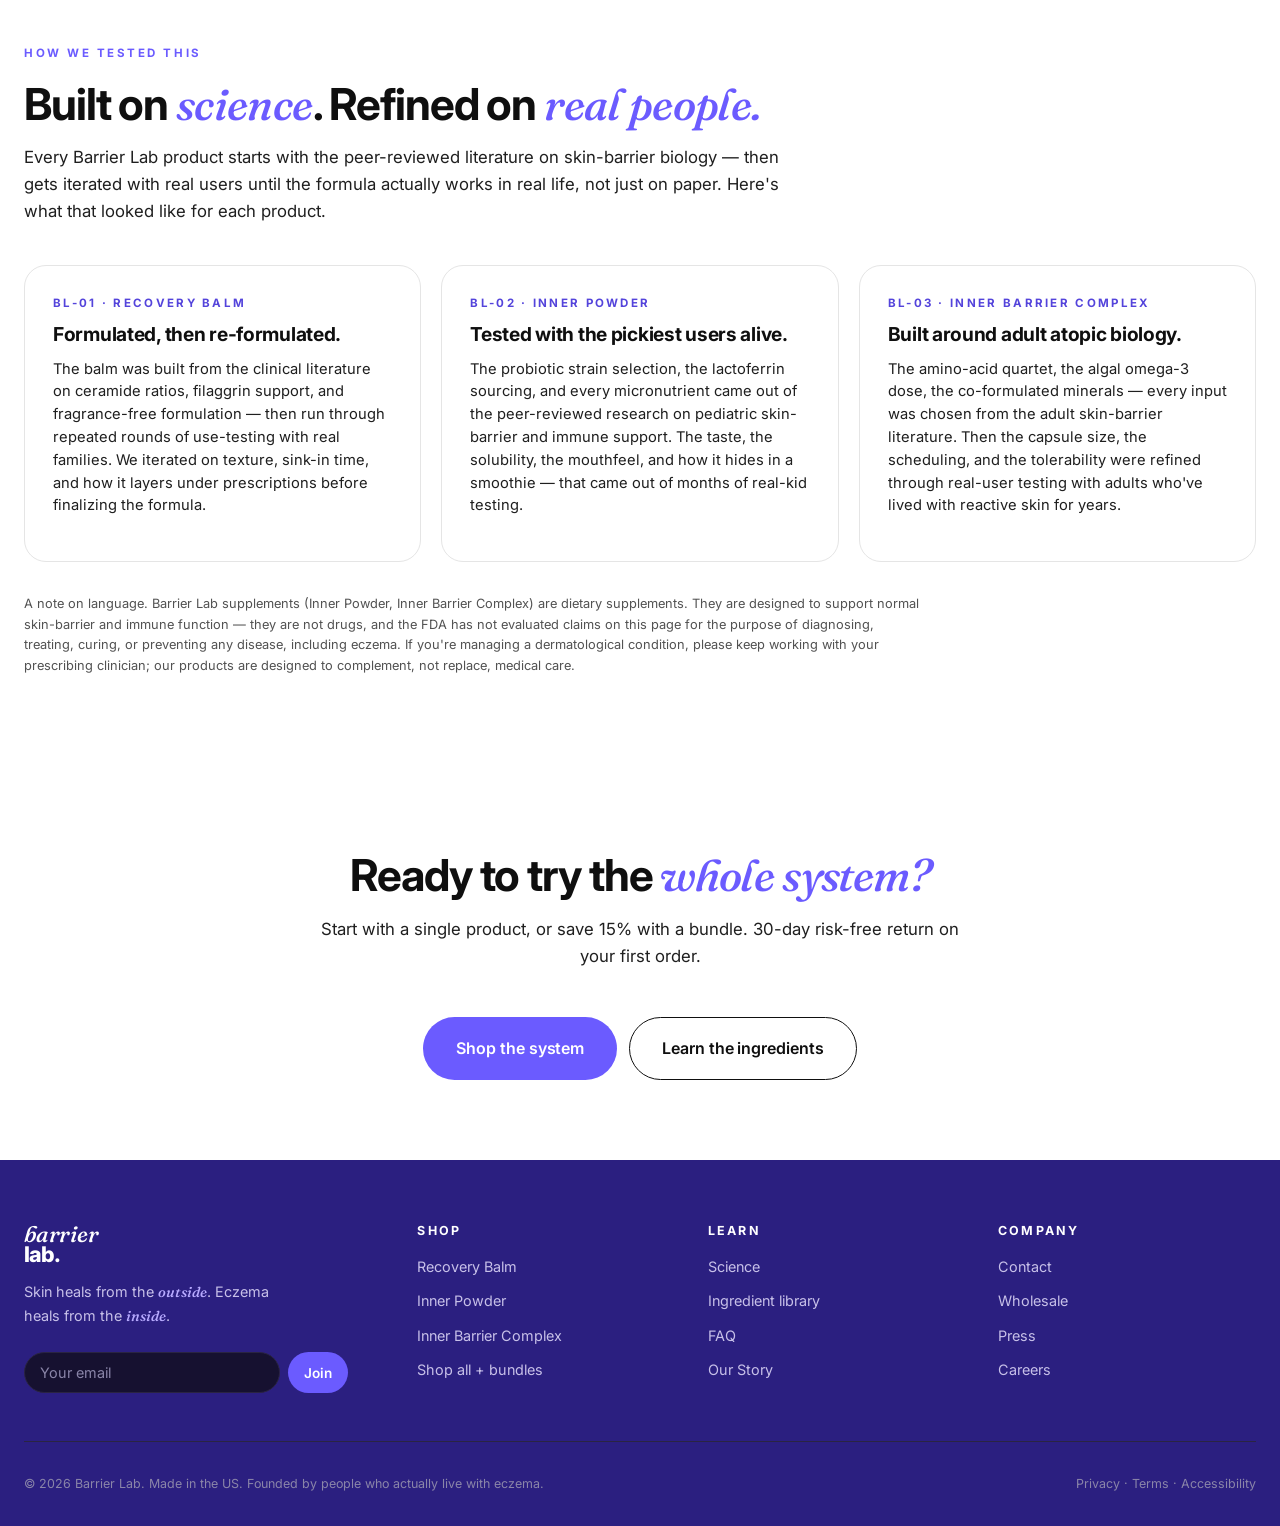
<file: science.html>
<!doctype html>
<html lang="en">
<head>
  <meta charset="utf-8">
  <meta name="viewport" content="width=device-width, initial-scale=1">
  <title>Science — Barrier Lab</title>
  <meta name="description" content="The science behind Barrier Lab's two-front eczema system: what eczema actually is, the gut-skin axis, and the ingredients that do the work.">
  <link rel="icon" type="image/png" href="assets/mark-purple.png">
  <link rel="stylesheet" href="assets/shared.css">
  <style>
    /* Hero */
    .sc-hero { background: linear-gradient(180deg, var(--cream) 0%, var(--lavender) 100%); padding: 3.5rem 0 4rem; }
    .sc-hero h1 { font-size: clamp(2.5rem, 5vw, 4rem); max-width: 760px; margin: 0.75rem 0 1rem; line-height: 1.04; }
    .sc-hero h1 em { font-family: 'Fraunces', serif; font-style: italic; font-weight: 500; color: var(--purple); }
    .sc-hero p { max-width: 620px; color: var(--ink-soft); font-size: 1.1rem; }

    /* Section base */
    .sc-sec { padding: 5rem 0; }
    .sc-sec.alt { background: var(--cream-deep); }
    .sc-sec h2 { font-size: clamp(1.8rem, 3.5vw, 2.75rem); max-width: 780px; }
    .sc-sec h2 em { font-family: 'Fraunces', serif; font-style: italic; font-weight: 500; color: var(--purple); }
    .sc-sec .lede { max-width: 640px; color: var(--ink-soft); font-size: 1.05rem; margin-top: 1rem; }

    /* What is eczema diagram */
    .eczema-diagram {
      display: grid;
      grid-template-columns: 1fr 1fr;
      gap: 3rem;
      align-items: center;
      margin-top: 3rem;
    }
    @media (max-width: 880px) { .eczema-diagram { grid-template-columns: 1fr; } }
    .skin-layers {
      background: white;
      border: 1px solid var(--line);
      border-radius: var(--radius-lg);
      padding: 2.5rem;
      position: relative;
    }
    .skin-row {
      display: flex; align-items: center; gap: 1rem;
      padding: 1rem 0;
      border-bottom: 1px dashed var(--line);
    }
    .skin-row:last-child { border-bottom: 0; }
    .skin-row .bar {
      width: 70px; height: 12px;
      border-radius: 4px;
    }
    .skin-row .bar.h { background: linear-gradient(90deg, #F8E5D0, #E8C08C); }
    .skin-row .bar.e { background: linear-gradient(90deg, #D8C8E8, #A89EE0); }
    .skin-row .bar.d { background: linear-gradient(90deg, #C7B6E8, #6B5BFF); }
    .skin-row .bar.broken {
      background: linear-gradient(90deg, #F8E5D0 0%, #F8E5D0 40%, transparent 40%, transparent 55%, #F8E5D0 55%);
    }
    .skin-row .lbl { font-weight: 600; font-size: 0.95rem; }
    .skin-row .sub { color: var(--muted); font-size: 0.82rem; }
    .skin-row.break { background: rgba(255, 180, 120, 0.08); padding: 1rem 1rem; border-radius: 10px; border-bottom: 0; }

    /* Ingredient spec rows (Seed-style) */
    .spec-list { margin-top: 3rem; }
    .spec-row {
      display: grid;
      grid-template-columns: 1.3fr 1.5fr 1fr;
      gap: 2rem;
      padding: 2rem 0;
      border-top: 1px solid var(--line);
      align-items: start;
    }
    .spec-row:last-child { border-bottom: 1px solid var(--line); }
    @media (max-width: 880px) { .spec-row { grid-template-columns: 1fr; gap: 0.75rem; } }
    .spec-row h3 {
      font-size: 1.35rem;
      font-family: 'Inter', sans-serif;
      font-weight: 700;
      letter-spacing: -0.02em;
    }
    .spec-row h3 em {
      font-family: 'Fraunces', serif;
      font-style: italic;
      font-weight: 500;
      color: var(--purple);
    }
    .spec-row .role {
      font-size: 0.72rem;
      font-weight: 700;
      letter-spacing: 0.2em;
      text-transform: uppercase;
      color: var(--purple);
      margin-bottom: 0.35rem;
    }
    .spec-row .body p { color: var(--ink-soft); font-size: 0.95rem; margin: 0; line-height: 1.6; }
    .spec-row .form {
      padding: 1rem 1.25rem;
      background: var(--lavender);
      border-radius: 12px;
    }
    .spec-row .form-lbl {
      font-size: 0.7rem;
      font-weight: 700;
      letter-spacing: 0.15em;
      text-transform: uppercase;
      color: var(--purple-deep);
      margin-bottom: 0.3rem;
    }
    .spec-row .form-txt { font-size: 0.88rem; color: var(--ink-soft); }

    /* Gut-skin axis diagram */
    .axis-diagram {
      background: var(--ink);
      color: var(--cream);
      border-radius: var(--radius-lg);
      padding: 4rem 2rem;
      margin-top: 3rem;
      text-align: center;
    }
    .axis-row {
      display: flex;
      justify-content: center;
      align-items: center;
      gap: 2rem;
      flex-wrap: wrap;
      margin-top: 2.5rem;
    }
    .axis-node {
      background: rgba(255,255,255,0.05);
      border: 1px solid rgba(255,255,255,0.15);
      border-radius: 16px;
      padding: 1.5rem 1.75rem;
      min-width: 180px;
    }
    .axis-node .ic { font-size: 1.8rem; margin-bottom: 0.5rem; }
    .axis-node h4 { color: var(--cream); font-size: 1rem; }
    .axis-node p { color: #C7C0E8; font-size: 0.82rem; margin: 0.4rem 0 0; }
    .axis-arrow { font-size: 1.5rem; color: var(--purple-light); }
    @media (max-width: 700px) { .axis-arrow { transform: rotate(90deg); } }

    /* Compare table */
    .compare {
      margin-top: 3rem;
      background: white;
      border: 1px solid var(--line);
      border-radius: var(--radius-lg);
      overflow: hidden;
    }
    .compare-head {
      display: grid;
      grid-template-columns: 2fr 1fr 1fr 1fr;
      gap: 1rem;
      padding: 1.25rem 2rem;
      background: var(--ink);
      color: var(--cream);
      font-size: 0.8rem;
      font-weight: 700;
      letter-spacing: 0.1em;
      text-transform: uppercase;
    }
    .compare-head > div:first-child { color: var(--cream); }
    .compare-head > div { text-align: center; }
    .compare-head > div:first-child { text-align: left; }
    .compare-row {
      display: grid;
      grid-template-columns: 2fr 1fr 1fr 1fr;
      gap: 1rem;
      padding: 1.1rem 2rem;
      border-bottom: 1px solid var(--line-soft);
      align-items: center;
      font-size: 0.92rem;
    }
    .compare-row:last-child { border-bottom: 0; }
    .compare-row > div { text-align: center; }
    .compare-row > div:first-child { text-align: left; font-weight: 500; }
    .compare-row .yes { color: var(--purple); font-weight: 700; }
    .compare-row .no { color: var(--muted-soft); }
    @media (max-width: 700px) {
      .compare-head, .compare-row { grid-template-columns: 2fr repeat(3, 1fr); font-size: 0.78rem; padding-left: 1rem; padding-right: 1rem; }
    }
  </style>
</head>
<body>

  <!-- Hero -->
  <section class="sc-hero">
    <div class="container">
      <span class="kicker">The Science</span>
      <h1>Eczema isn't just a skin problem. It's a <em>barrier problem</em> — on both sides.</h1>
      <p>Here's how eczema actually works, why single-front products leave most of it untreated, and what our three ingredients do at the cellular level.</p>
    </div>
  </section>

  <!-- What is eczema -->
  <section class="sc-sec">
    <div class="container">
      <span class="kicker">Chapter 01</span>
      <h2 class="mt-2">What is <em>eczema</em>, actually?</h2>
      <p class="lede">Atopic dermatitis (eczema) is a chronic condition where the skin barrier lets water out and irritants in, while the immune system overreacts to things that shouldn't matter. It's itchy, it flares, and roughly 1 in 10 Americans live with some form of it. For most people, it has two drivers: a compromised skin barrier on the outside, and an overactive immune signal that often starts in the gut.</p>

      <div class="eczema-diagram">
        <div>
          <h3 style="font-size: 1.3rem; margin-bottom: 1rem;">Healthy skin vs flaring skin</h3>
          <p class="muted" style="font-size: 0.92rem; max-width: 420px;">In flaring skin, the outer layer is missing ceramides and cracks between cells. Water evaporates, irritants get in, and nerves fire itch signals. The immune system, already primed, overreacts.</p>
        </div>
        <div class="skin-layers">
          <div class="skin-row">
            <span class="bar h"></span>
            <span>
              <div class="lbl">Stratum corneum — healthy</div>
              <div class="sub">Ceramides + lipids glue cells together. Waterproof.</div>
            </span>
          </div>
          <div class="skin-row break">
            <span class="bar broken"></span>
            <span>
              <div class="lbl" style="color: #C45A2B;">Stratum corneum — flaring</div>
              <div class="sub">Ceramide gaps. Water escapes, irritants enter, nerves fire.</div>
            </span>
          </div>
          <div class="skin-row">
            <span class="bar e"></span>
            <span>
              <div class="lbl">Epidermis</div>
              <div class="sub">Filaggrin, keratin — the cell factory floor.</div>
            </span>
          </div>
          <div class="skin-row">
            <span class="bar d"></span>
            <span>
              <div class="lbl">Dermis</div>
              <div class="sub">Blood vessels, nerves, immune cells — the signaling layer.</div>
            </span>
          </div>
        </div>
      </div>
    </div>
  </section>

  <!-- Gut-skin axis -->
  <section class="sc-sec alt">
    <div class="container">
      <span class="kicker">Chapter 02</span>
      <h2 class="mt-2">The <em>gut-skin axis</em> is why the inside matters.</h2>
      <p class="lede">The gut and the skin are the body's two biggest interfaces with the outside world. They talk to each other constantly through the immune and nervous systems. When the gut microbiome is imbalanced, the skin gets a steady drip of inflammatory signals — and the barrier can't keep up.</p>

      <div class="axis-diagram">
        <span class="kicker" style="color: var(--purple-light);">Inflammation loop</span>
        <h3 style="color: var(--cream); font-size: 1.5rem; margin-top: 1rem;">How an imbalanced gut shows up as a flare.</h3>
        <div class="axis-row">
          <div class="axis-node">
            <div class="ic">⌘</div>
            <h4>Microbiome shift</h4>
            <p>Lower diversity, fewer anti-inflammatory strains.</p>
          </div>
          <div class="axis-arrow">→</div>
          <div class="axis-node">
            <div class="ic">▲</div>
            <h4>Immune activation</h4>
            <p>Th2/Th17 cells ramp up, releasing IL-4, IL-13, IL-31.</p>
          </div>
          <div class="axis-arrow">→</div>
          <div class="axis-node">
            <div class="ic">◎</div>
            <h4>Barrier breakdown</h4>
            <p>Inflammation reduces filaggrin + ceramide production.</p>
          </div>
          <div class="axis-arrow">→</div>
          <div class="axis-node">
            <div class="ic">※</div>
            <h4>Flare</h4>
            <p>Itch, redness, cracking — the visible part.</p>
          </div>
        </div>
        <p style="color: #C7C0E8; margin-top: 2.5rem; max-width: 600px; margin-left: auto; margin-right: auto;">Treat the flare only, and you're mopping with the faucet running. Treat both, and the barrier can actually hold.</p>
      </div>
    </div>
  </section>

  <!-- Ingredient spec rows -->
  <section class="sc-sec">
    <div class="container">
      <span class="kicker">Chapter 03</span>
      <h2 class="mt-2">The <em>six ingredients</em> doing the real work.</h2>
      <p class="lede">Every Barrier Lab formula is built around clinically-studied actives at clinical doses. No filler. No "also contains." If an ingredient is in the bottle, it's there because the research says it matters at the amount we included.</p>

      <div class="spec-list">

        <div class="spec-row">
          <div>
            <div class="role">Outside · BL-01</div>
            <h3>Ceramides <em>NP, AP, EOP</em></h3>
          </div>
          <div class="body">
            <p>A 3:1:1 ratio of the same lipid fractions your own stratum corneum produces. Ceramide-deficient skin is a defining feature of atopic dermatitis — rebuilding supply restores the barrier's waterproof seal within days of consistent use.</p>
          </div>
          <div class="form">
            <div class="form-lbl">Bioavailable form</div>
            <div class="form-txt">Skin-identical synthetic ceramides in a multilamellar emulsion for penetration past the outer layer.</div>
          </div>
        </div>

        <div class="spec-row">
          <div>
            <div class="role">Outside · BL-01</div>
            <h3>4% <em>Niacinamide</em></h3>
          </div>
          <div class="body">
            <p>At 4%, niacinamide is a clinical-grade anti-inflammatory: it reduces redness, itch, and post-flare pigmentation. Unlike steroids, it doesn't thin the skin — you can use it indefinitely.</p>
          </div>
          <div class="form">
            <div class="form-lbl">Bioavailable form</div>
            <div class="form-txt">Pharma-grade nicotinamide, pH-matched to the skin's acid mantle (4.8–5.5).</div>
          </div>
        </div>

        <div class="spec-row">
          <div>
            <div class="role">Inside · BL-02 + BL-03</div>
            <h3>Probiotic <em>blend</em></h3>
          </div>
          <div class="body">
            <p>L. rhamnosus GG and L. paracasei are the two strains with the deepest published research in eczema and atopic disease — particularly in pediatric populations. They rebalance the gut microbiome and moderate the inflammatory signals that drive flares.</p>
          </div>
          <div class="form">
            <div class="form-lbl">Bioavailable form</div>
            <div class="form-txt">10B CFU per serving, delayed-release delivery so strains survive stomach acid.</div>
          </div>
        </div>

        <div class="spec-row">
          <div>
            <div class="role">Inside · BL-02 + BL-03</div>
            <h3>Lactoferrin</h3>
          </div>
          <div class="body">
            <p>An iron-binding protein found in colostrum and tears. It modulates immune response and starves unfriendly bacteria. Kids and adults with eczema often run low — lactoferrin supplementation is one of the quieter wins in the literature.</p>
          </div>
          <div class="form">
            <div class="form-lbl">Bioavailable form</div>
            <div class="form-txt">Bovine-source lactoferrin, ≥95% purity, cold-processed to preserve activity.</div>
          </div>
        </div>

        <div class="spec-row">
          <div>
            <div class="role">Inside · BL-02 + BL-03</div>
            <h3>Zinc + <em>Vitamin D</em></h3>
          </div>
          <div class="body">
            <p>Zinc is a cofactor for skin repair enzymes. Vitamin D regulates the skin's immune tone. Both are frequently under-supplied in atopic populations; both support barrier repair when replenished to RDA.</p>
          </div>
          <div class="form">
            <div class="form-lbl">Bioavailable form</div>
            <div class="form-txt">Zinc bisglycinate (gentle on digestion) + cholecalciferol (vitamin D3).</div>
          </div>
        </div>

        <div class="spec-row">
          <div>
            <div class="role">Inside · BL-03</div>
            <h3><em>Quercetin</em> + Vitamin C</h3>
          </div>
          <div class="body">
            <p>Quercetin stabilizes mast cells — the immune cells that release histamine during a flare. Paired with vitamin C (which recycles quercetin), it's a smarter approach than OTC antihistamines for chronic, low-grade immune noise.</p>
          </div>
          <div class="form">
            <div class="form-lbl">Bioavailable form</div>
            <div class="form-txt">Quercetin dihydrate (higher absorption than plain quercetin) + ascorbic acid.</div>
          </div>
        </div>
      </div>
    </div>
  </section>

  <!-- Compare table -->
  <section class="sc-sec alt">
    <div class="container">
      <span class="kicker">Chapter 04</span>
      <h2 class="mt-2">How Barrier Lab <em>compares.</em></h2>
      <p class="lede">Most eczema brands pick one front. Dermatologist brands treat the skin; supplement brands treat the gut; prescription lines treat the flare. Barrier Lab is the only system engineered for both, built on 20 years of real-world data.</p>

      <div class="compare">
        <div class="compare-head">
          <div>&nbsp;</div>
          <div>Barrier Lab</div>
          <div>Derm brands</div>
          <div>Supplement brands</div>
        </div>
        <div class="compare-row">
          <div>Treats the skin barrier directly</div>
          <div class="yes">✓</div>
          <div class="yes">✓</div>
          <div class="no">—</div>
        </div>
        <div class="compare-row">
          <div>Targets the gut-skin axis</div>
          <div class="yes">✓</div>
          <div class="no">—</div>
          <div class="yes">✓</div>
        </div>
        <div class="compare-row">
          <div>Clinical-dose niacinamide (4%+)</div>
          <div class="yes">✓</div>
          <div class="no">~</div>
          <div class="no">—</div>
        </div>
        <div class="compare-row">
          <div>Probiotic + lactoferrin + zinc + D</div>
          <div class="yes">✓</div>
          <div class="no">—</div>
          <div class="no">~</div>
        </div>
        <div class="compare-row">
          <div>Kids + adult formulas from one brand</div>
          <div class="yes">✓</div>
          <div class="no">~</div>
          <div class="no">—</div>
        </div>
        <div class="compare-row">
          <div>20 years of real-world data</div>
          <div class="yes">✓</div>
          <div class="no">—</div>
          <div class="no">—</div>
        </div>
      </div>
    </div>
  </section>

  <!-- How we tested this -->
  <section class="sc-sec">
    <div class="container">
      <span class="kicker">How we tested this</span>
      <h2 class="mt-2">Built on <em>science</em>. Refined on <em>real people.</em></h2>
      <p style="max-width:760px; color:var(--ink-soft); margin-top:1rem; font-size:1.05rem;">Every Barrier Lab product starts with the peer-reviewed literature on skin-barrier biology — then gets iterated with real users until the formula actually works in real life, not just on paper. Here's what that looked like for each product.</p>

      <div style="display:grid; grid-template-columns:repeat(3, 1fr); gap:1.25rem; margin-top:2.5rem;" class="tested-grid">
        <div style="background:#fff; border:1px solid var(--line); border-radius:var(--radius-lg); padding:1.75rem;">
          <div style="font-size:0.72rem; letter-spacing:0.2em; text-transform:uppercase; font-weight:700; color:var(--purple-deep); margin-bottom:0.75rem;">BL-01 · Recovery Balm</div>
          <h3 style="font-size:1.2rem; letter-spacing:-0.015em; margin-bottom:0.75rem;">Formulated, then re-formulated.</h3>
          <p style="color:var(--ink-soft); font-size:0.92rem; line-height:1.55;">The balm was built from the clinical literature on ceramide ratios, filaggrin support, and fragrance-free formulation — then run through repeated rounds of use-testing with real families. We iterated on texture, sink-in time, and how it layers under prescriptions before finalizing the formula.</p>
        </div>

        <div style="background:#fff; border:1px solid var(--line); border-radius:var(--radius-lg); padding:1.75rem;">
          <div style="font-size:0.72rem; letter-spacing:0.2em; text-transform:uppercase; font-weight:700; color:var(--purple-deep); margin-bottom:0.75rem;">BL-02 · Inner Powder</div>
          <h3 style="font-size:1.2rem; letter-spacing:-0.015em; margin-bottom:0.75rem;">Tested with the pickiest users alive.</h3>
          <p style="color:var(--ink-soft); font-size:0.92rem; line-height:1.55;">The probiotic strain selection, the lactoferrin sourcing, and every micronutrient came out of the peer-reviewed research on pediatric skin-barrier and immune support. The taste, the solubility, the mouthfeel, and how it hides in a smoothie — that came out of months of real-kid testing.</p>
        </div>

        <div style="background:#fff; border:1px solid var(--line); border-radius:var(--radius-lg); padding:1.75rem;">
          <div style="font-size:0.72rem; letter-spacing:0.2em; text-transform:uppercase; font-weight:700; color:var(--purple-deep); margin-bottom:0.75rem;">BL-03 · Inner Barrier Complex</div>
          <h3 style="font-size:1.2rem; letter-spacing:-0.015em; margin-bottom:0.75rem;">Built around adult atopic biology.</h3>
          <p style="color:var(--ink-soft); font-size:0.92rem; line-height:1.55;">The amino-acid quartet, the algal omega-3 dose, the co-formulated minerals — every input was chosen from the adult skin-barrier literature. Then the capsule size, the scheduling, and the tolerability were refined through real-user testing with adults who've lived with reactive skin for years.</p>
        </div>
      </div>

      <p style="margin-top:2rem; font-size:0.8rem; color:var(--muted); line-height:1.6; max-width:900px;">A note on language. Barrier Lab supplements (Inner Powder, Inner Barrier Complex) are dietary supplements. They are designed to support normal skin-barrier and immune function — they are not drugs, and the FDA has not evaluated claims on this page for the purpose of diagnosing, treating, curing, or preventing any disease, including eczema. If you're managing a dermatological condition, please keep working with your prescribing clinician; our products are designed to complement, not replace, medical care.</p>
    </div>
  </section>

  <style>
    @media (max-width: 880px) {
      .tested-grid { grid-template-columns: 1fr !important; }
    }
  </style>

  <!-- CTA -->
  <section class="sc-sec">
    <div class="container" style="text-align:center;">
      <h2 style="margin: 0 auto 1rem;">Ready to try the <em>whole system?</em></h2>
      <p class="lede" style="margin-left:auto; margin-right:auto;">Start with a single product, or save 15% with a bundle. 30-day risk-free return on your first order.</p>
      <div style="margin-top: 2rem; display: inline-flex; gap: 0.75rem; flex-wrap: wrap; justify-content: center;">
        <a href="shop.html" class="btn btn-primary btn-lg">Shop the system</a>
        <a href="learn.html" class="btn btn-outline btn-lg">Learn the ingredients</a>
      </div>
    </div>
  </section>

  <script src="assets/shared.js"></script>
</body>
</html>
</file>
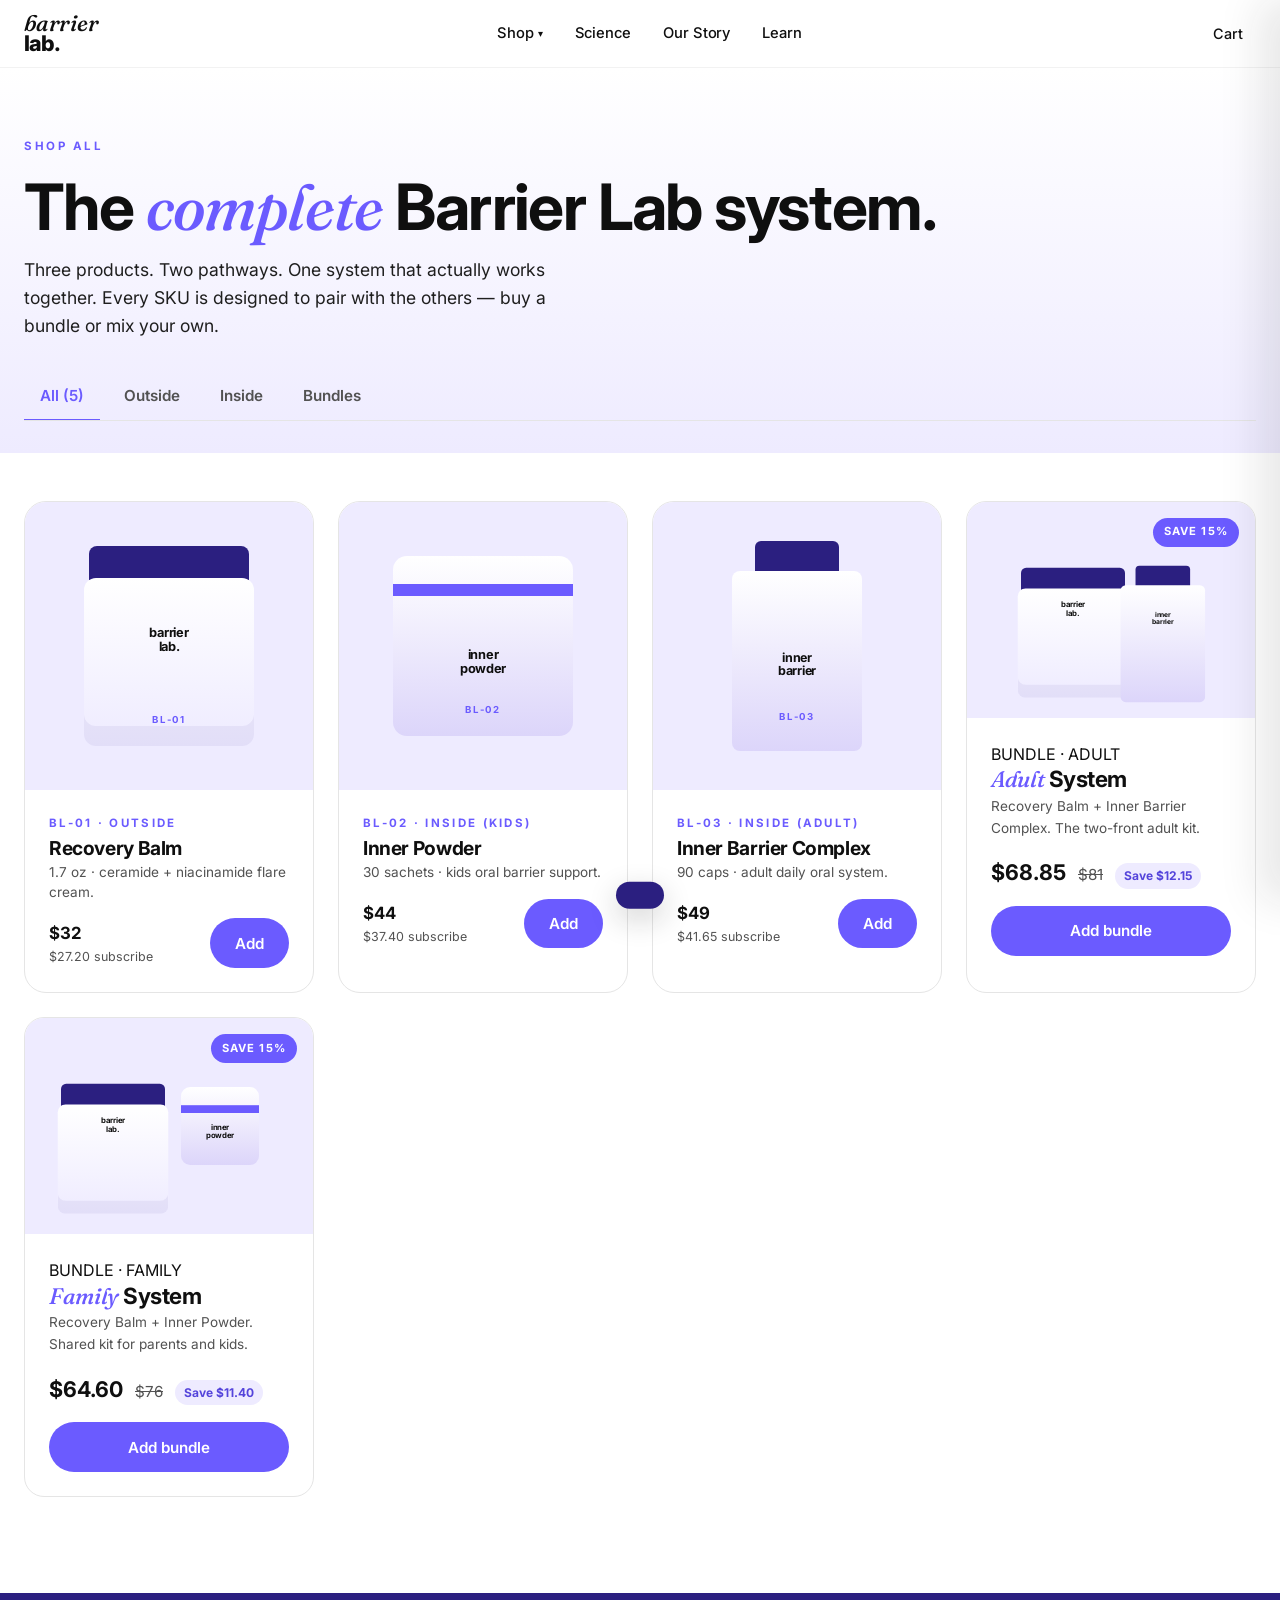
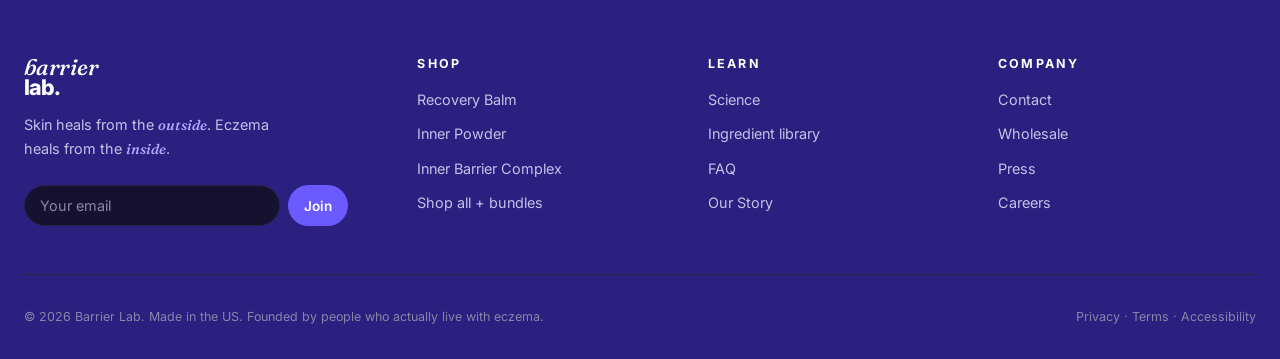
<file: shop.html>
<!doctype html>
<html lang="en">
<head>
  <meta charset="utf-8">
  <meta name="viewport" content="width=device-width, initial-scale=1">
  <title>Shop — Barrier Lab</title>
  <meta name="description" content="The Barrier Lab system: Recovery Balm, Inner Powder, and Inner Barrier Complex. Build your own bundle or save with the Adult or Family systems.">
  <link rel="icon" type="image/png" href="assets/mark-purple.png">
  <link rel="stylesheet" href="assets/shared.css">
  <style>
    .shop-head {
      padding: 4rem 0 2rem;
      background: linear-gradient(180deg, var(--cream) 0%, var(--lavender) 100%);
    }
    .shop-head h1 { font-size: clamp(2.5rem, 5vw, 4rem); }
    .shop-head h1 em {
      font-family: 'Fraunces', serif;
      font-style: italic;
      font-weight: 500;
      color: var(--purple);
    }
    .shop-head p { max-width: 540px; color: var(--ink-soft); font-size: 1.1rem; margin-top: 1rem; }

    .shop-tabs {
      display: flex;
      gap: 0.5rem;
      margin: 2rem 0 0;
      border-bottom: 1px solid var(--line);
      overflow-x: auto;
    }
    .shop-tab {
      background: transparent;
      border: 0;
      padding: 0.85rem 1rem;
      font-family: inherit;
      font-size: 0.95rem;
      font-weight: 600;
      color: var(--muted);
      cursor: pointer;
      border-bottom: 2px solid transparent;
      margin-bottom: -1px;
      white-space: nowrap;
    }
    .shop-tab.is-active { color: var(--purple); border-bottom-color: var(--purple); }

    .shop-grid {
      display: grid;
      grid-template-columns: repeat(auto-fill, minmax(280px, 1fr));
      gap: 1.5rem;
      padding: 3rem 0 6rem;
    }

    .bundle-card {
      background: white;
      border: 1px solid var(--line);
      border-radius: 20px;
      overflow: hidden;
      display: flex;
      flex-direction: column;
      position: relative;
    }
    .bundle-card .bundle-badge {
      position: absolute;
      top: 1rem;
      right: 1rem;
      background: var(--purple);
      color: white;
      font-size: 0.7rem;
      font-weight: 700;
      letter-spacing: 0.1em;
      text-transform: uppercase;
      padding: 0.35rem 0.7rem;
      border-radius: 999px;
      z-index: 2;
    }
    .bundle-visual {
      background: var(--lavender);
      aspect-ratio: 4 / 3;
      display: flex;
      align-items: center;
      justify-content: center;
      gap: 0.5rem;
      padding: 1.5rem;
    }
    .bundle-visual .mini {
      transform: scale(0.65);
      transform-origin: center;
    }
    .bundle-visual .mini.left { margin-right: -1rem; }
    .bundle-body { padding: 1.5rem; }
    .bundle-body h3 {
      font-size: 1.4rem;
      margin-bottom: 0.25rem;
    }
    .bundle-body h3 em {
      font-family: 'Fraunces', serif;
      font-style: italic;
      font-weight: 500;
      color: var(--purple);
    }
    .bundle-body .b-tag {
      font-size: 0.85rem;
      color: var(--muted);
      margin-bottom: 1rem;
    }
    .bundle-price-row {
      display: flex;
      align-items: baseline;
      gap: 0.75rem;
      margin: 1rem 0;
    }
    .bundle-price-row .bp { font-size: 1.35rem; font-weight: 700; }
    .bundle-price-row .bp-old { color: var(--muted); text-decoration: line-through; font-size: 0.95rem; }
    .bundle-price-row .bp-save { font-size: 0.75rem; background: var(--lavender); color: var(--purple-deep); padding: 0.2rem 0.55rem; border-radius: 999px; font-weight: 700; }
  </style>
</head>
<body>

  <section class="shop-head">
    <div class="container">
      <span class="kicker">Shop all</span>
      <h1 style="margin-top:1rem;">The <em>complete</em> Barrier Lab system.</h1>
      <p>Three products. Two pathways. One system that actually works together. Every SKU is designed to pair with the others — buy a bundle or mix your own.</p>
      <div class="shop-tabs" role="tablist">
        <button class="shop-tab is-active" data-tab="all">All (5)</button>
        <button class="shop-tab" data-tab="outside">Outside</button>
        <button class="shop-tab" data-tab="inside">Inside</button>
        <button class="shop-tab" data-tab="bundles">Bundles</button>
      </div>
    </div>
  </section>

  <section>
    <div class="container">
      <div class="shop-grid" id="shopGrid">

        <!-- BL-01 -->
        <article class="product-card" data-cat="outside">
          <a href="recovery-balm.html" class="pc-visual" aria-label="Recovery Balm">
            <div class="viz-jar">
              <span class="viz-label">barrier<br>lab.</span>
              <span class="viz-code">BL-01</span>
            </div>
          </a>
          <div class="pc-body">
            <div class="pc-code">BL-01 · OUTSIDE</div>
            <h3 class="pc-name">Recovery Balm</h3>
            <p class="pc-tag">1.7 oz · ceramide + niacinamide flare cream.</p>
            <div style="display:flex; justify-content:space-between; align-items:center; margin-top:1rem;">
              <div>
                <div class="pc-price">$32</div>
                <div class="pc-sub">$27.20 subscribe</div>
              </div>
              <button class="btn btn-primary js-add-to-cart" data-sku="bl-01">Add</button>
            </div>
          </div>
        </article>

        <!-- BL-02 -->
        <article class="product-card" data-cat="inside">
          <a href="inner-powder.html" class="pc-visual" aria-label="Inner Powder">
            <div class="viz-tin">
              <span class="viz-label">inner<br>powder</span>
              <span class="viz-code">BL-02</span>
            </div>
          </a>
          <div class="pc-body">
            <div class="pc-code">BL-02 · INSIDE (KIDS)</div>
            <h3 class="pc-name">Inner Powder</h3>
            <p class="pc-tag">30 sachets · kids oral barrier support.</p>
            <div style="display:flex; justify-content:space-between; align-items:center; margin-top:1rem;">
              <div>
                <div class="pc-price">$44</div>
                <div class="pc-sub">$37.40 subscribe</div>
              </div>
              <button class="btn btn-primary js-add-to-cart" data-sku="bl-02">Add</button>
            </div>
          </div>
        </article>

        <!-- BL-03 -->
        <article class="product-card" data-cat="inside">
          <a href="inner-barrier.html" class="pc-visual" aria-label="Inner Barrier Complex">
            <div class="viz-bottle">
              <span class="viz-label">inner<br>barrier</span>
              <span class="viz-code">BL-03</span>
            </div>
          </a>
          <div class="pc-body">
            <div class="pc-code">BL-03 · INSIDE (ADULT)</div>
            <h3 class="pc-name">Inner Barrier Complex</h3>
            <p class="pc-tag">90 caps · adult daily oral system.</p>
            <div style="display:flex; justify-content:space-between; align-items:center; margin-top:1rem;">
              <div>
                <div class="pc-price">$49</div>
                <div class="pc-sub">$41.65 subscribe</div>
              </div>
              <button class="btn btn-primary js-add-to-cart" data-sku="bl-03">Add</button>
            </div>
          </div>
        </article>

        <!-- Adult Bundle -->
        <article class="bundle-card" data-cat="bundles">
          <span class="bundle-badge">Save 15%</span>
          <div class="bundle-visual">
            <div class="mini left">
              <div class="viz-jar" style="width:110px;height:130px;">
                <span class="viz-label" style="font-size:0.75rem;top:50px;">barrier<br>lab.</span>
              </div>
            </div>
            <div class="mini">
              <div class="viz-bottle" style="width:85px;height:135px;">
                <span class="viz-label" style="font-size:0.65rem;top:70px;">inner<br>barrier</span>
              </div>
            </div>
          </div>
          <div class="bundle-body">
            <div class="pc-code">BUNDLE · ADULT</div>
            <h3><em>Adult</em> System</h3>
            <p class="b-tag">Recovery Balm + Inner Barrier Complex. The two-front adult kit.</p>
            <div class="bundle-price-row">
              <span class="bp">$68.85</span>
              <span class="bp-old">$81</span>
              <span class="bp-save">Save $12.15</span>
            </div>
            <button class="btn btn-primary btn-full js-add-to-cart" data-sku="bl-bundle-adult">Add bundle</button>
          </div>
        </article>

        <!-- Family Bundle -->
        <article class="bundle-card" data-cat="bundles">
          <span class="bundle-badge">Save 15%</span>
          <div class="bundle-visual">
            <div class="mini left">
              <div class="viz-jar" style="width:110px;height:130px;">
                <span class="viz-label" style="font-size:0.75rem;top:50px;">barrier<br>lab.</span>
              </div>
            </div>
            <div class="mini">
              <div class="viz-tin" style="width:120px;height:120px;">
                <span class="viz-label" style="font-size:0.75rem;top:55px;">inner<br>powder</span>
              </div>
            </div>
          </div>
          <div class="bundle-body">
            <div class="pc-code">BUNDLE · FAMILY</div>
            <h3><em>Family</em> System</h3>
            <p class="b-tag">Recovery Balm + Inner Powder. Shared kit for parents and kids.</p>
            <div class="bundle-price-row">
              <span class="bp">$64.60</span>
              <span class="bp-old">$76</span>
              <span class="bp-save">Save $11.40</span>
            </div>
            <button class="btn btn-primary btn-full js-add-to-cart" data-sku="bl-bundle-family">Add bundle</button>
          </div>
        </article>

      </div>
    </div>
  </section>

  <script src="assets/shared.js"></script>
  <script>
    // Shop filtering
    document.querySelectorAll('.shop-tab').forEach(tab => {
      tab.addEventListener('click', () => {
        document.querySelectorAll('.shop-tab').forEach(t => t.classList.remove('is-active'));
        tab.classList.add('is-active');
        const cat = tab.dataset.tab;
        document.querySelectorAll('#shopGrid > [data-cat]').forEach(card => {
          card.style.display = (cat === 'all' || card.dataset.cat === cat) ? '' : 'none';
        });
      });
    });
  </script>
</body>
</html>
</file>
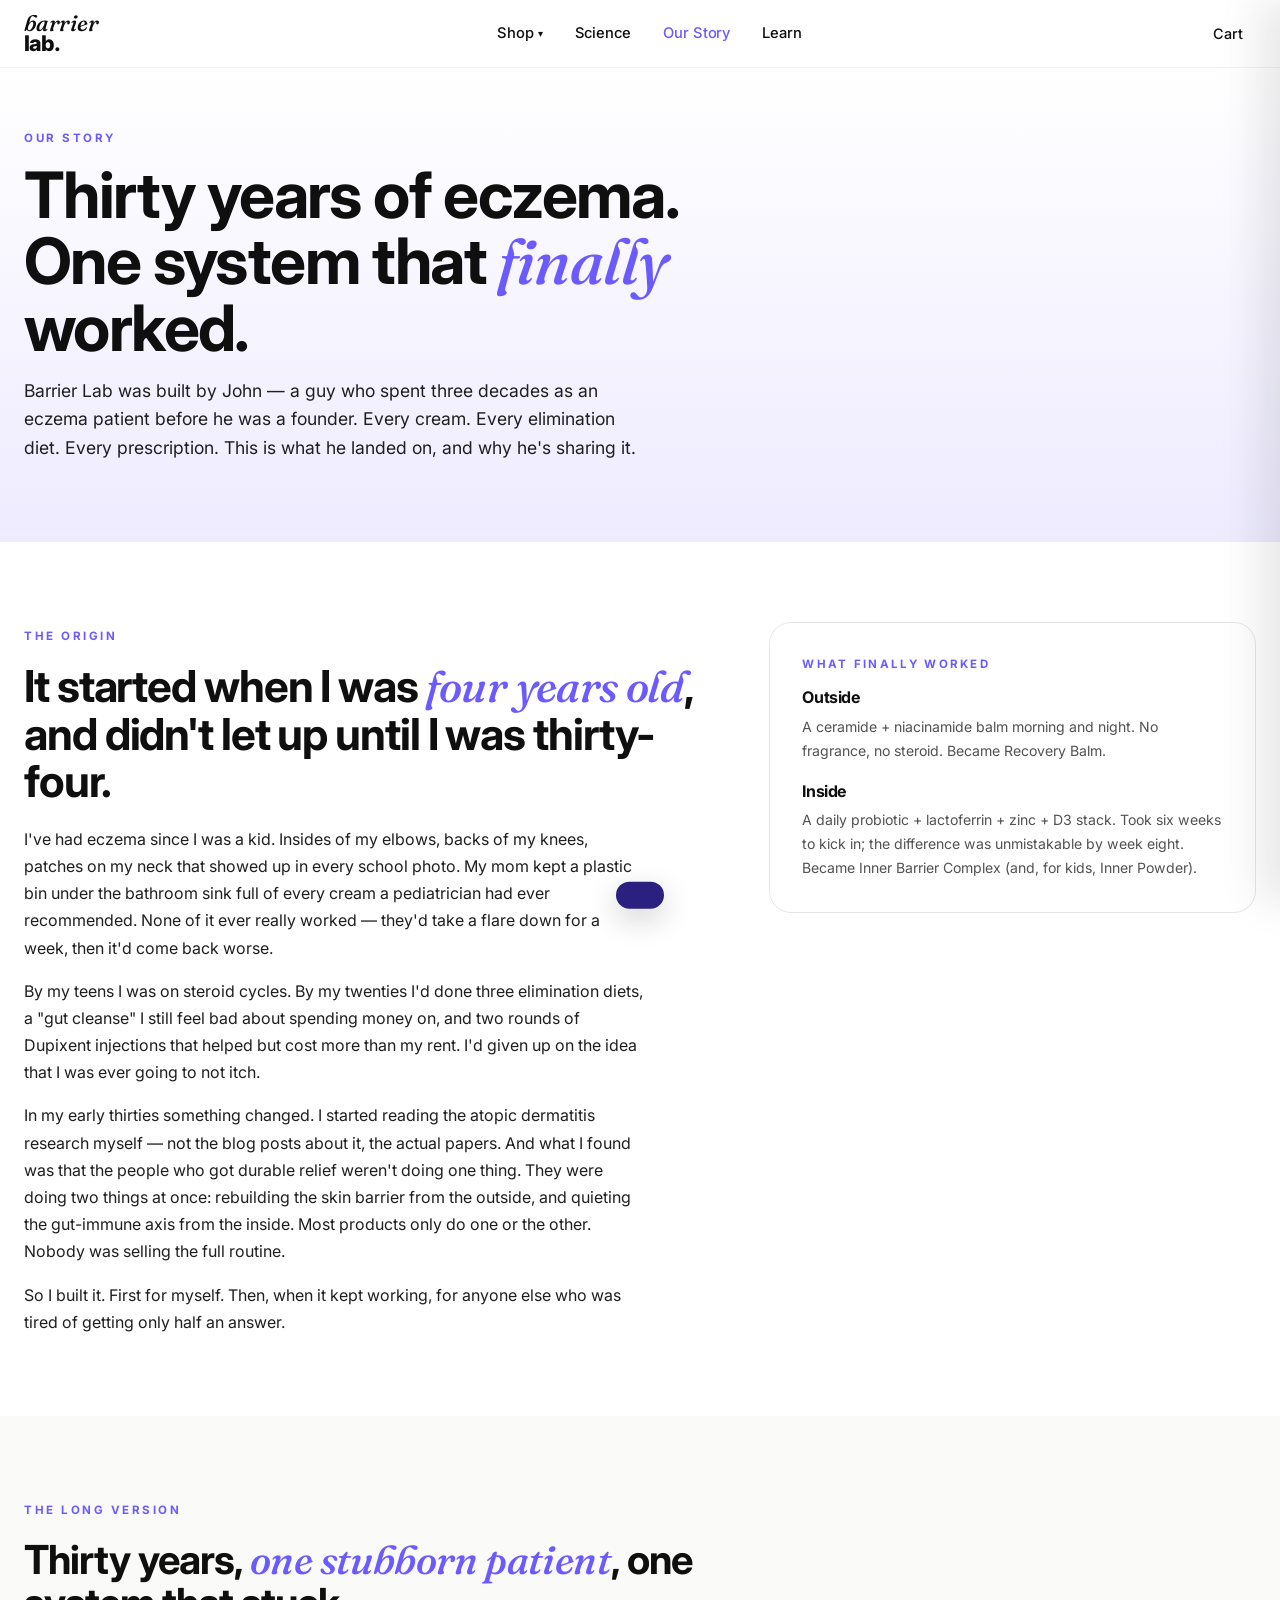
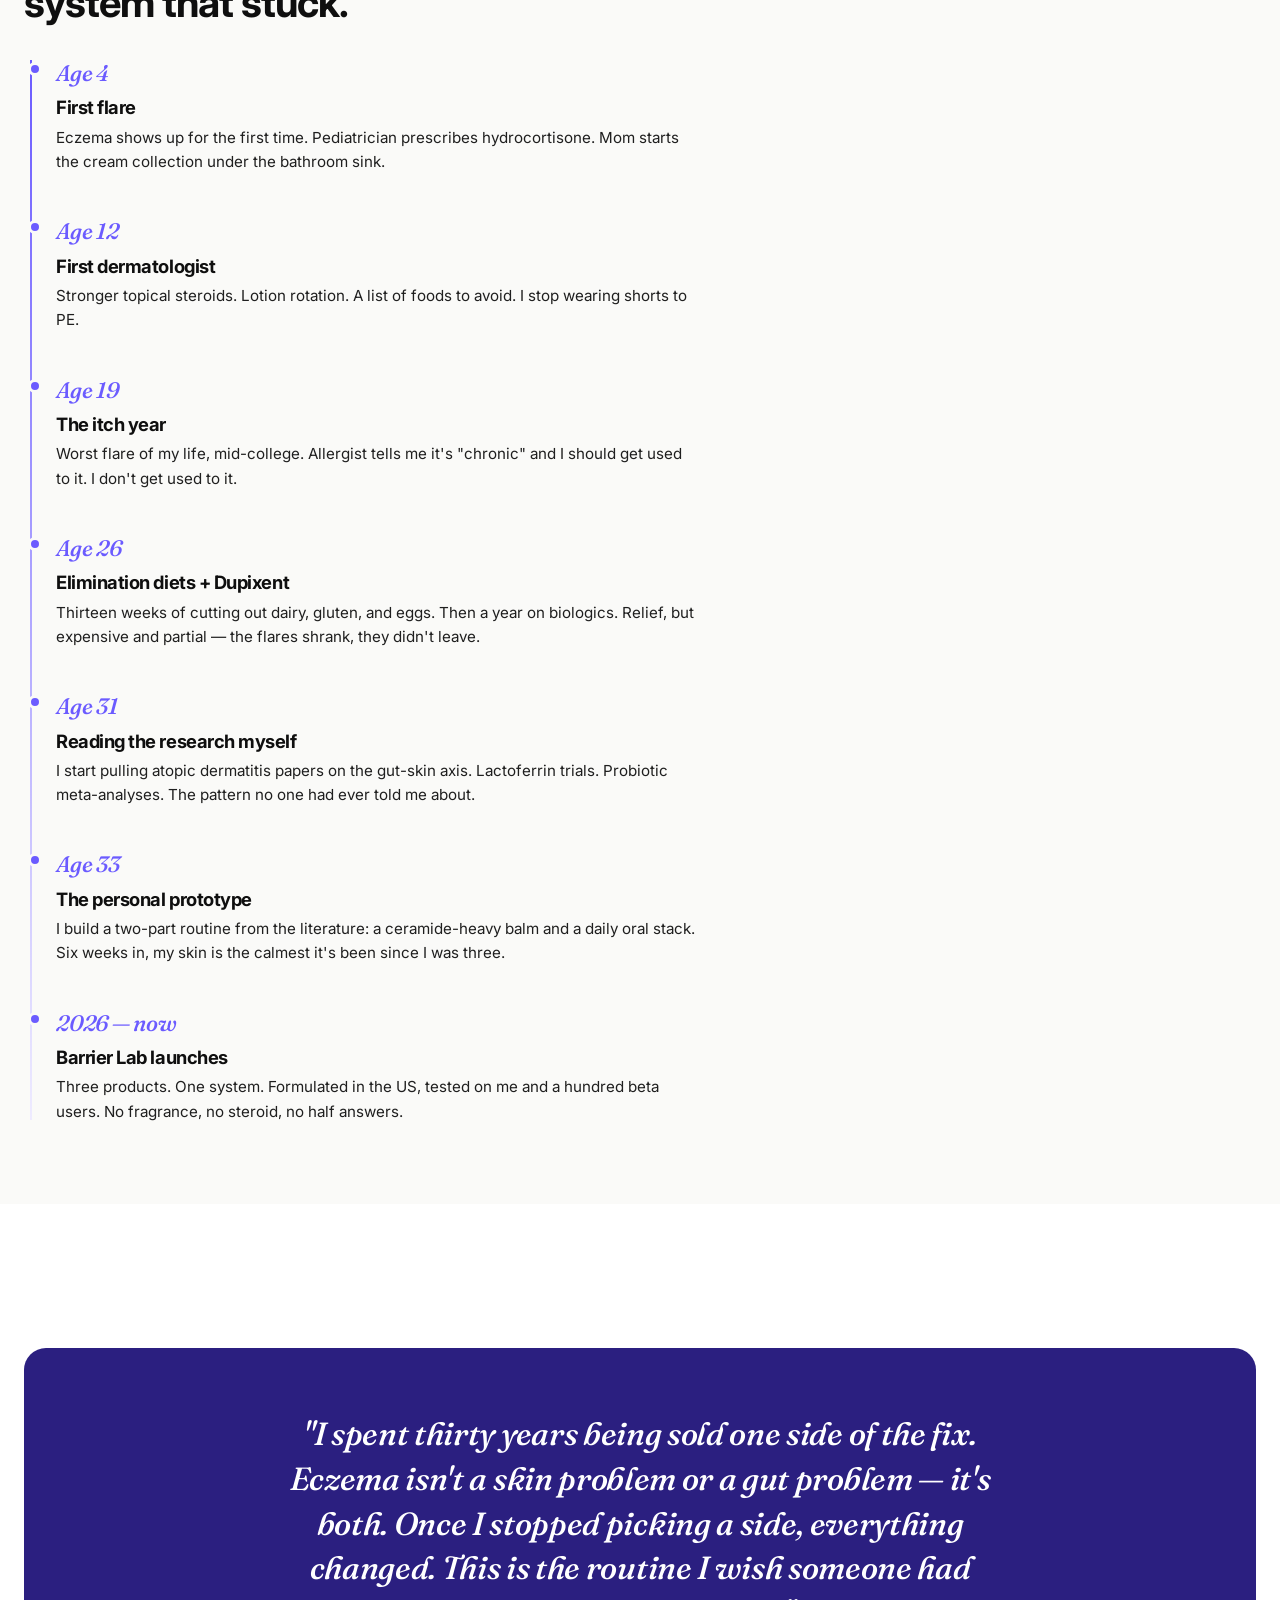
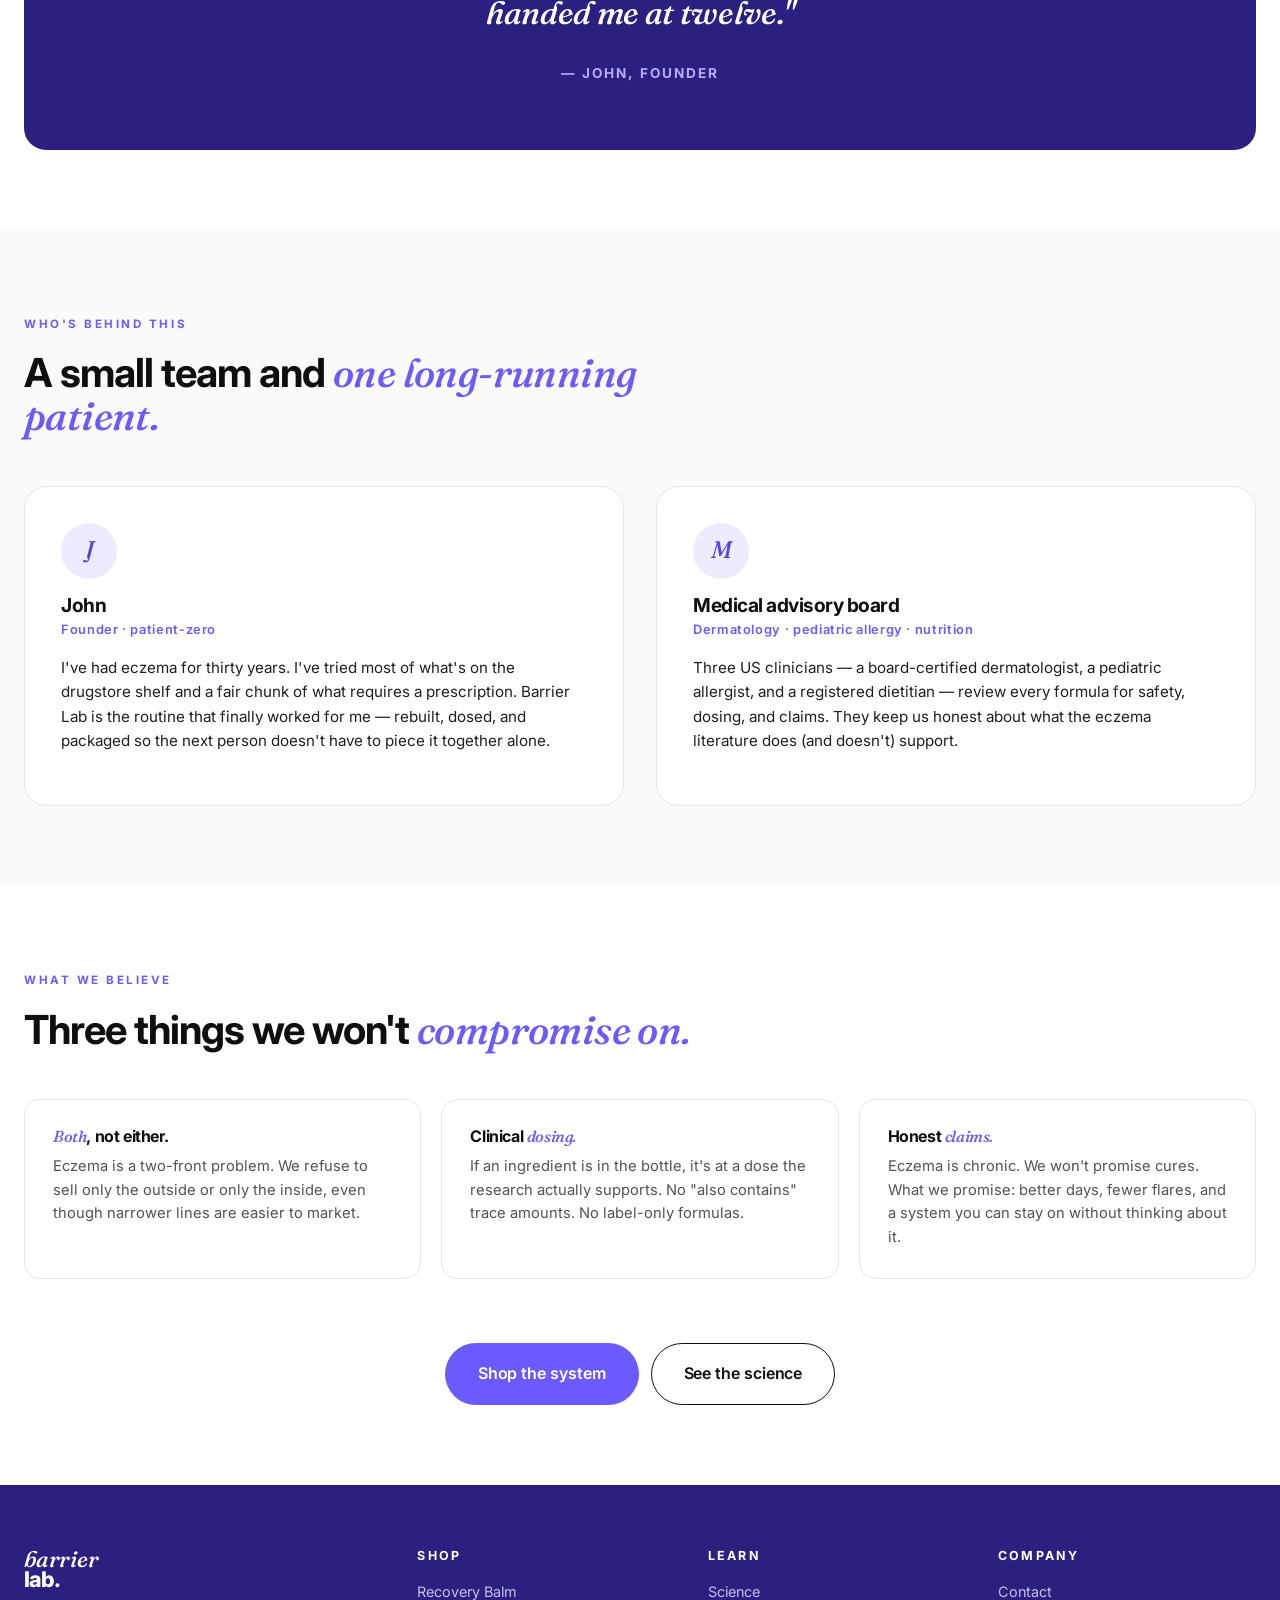
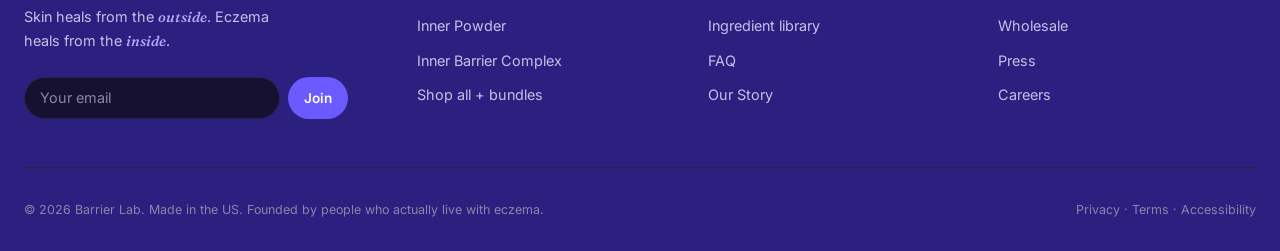
<file: story.html>
<!doctype html>
<html lang="en">
<head>
  <meta charset="utf-8">
  <meta name="viewport" content="width=device-width, initial-scale=1">
  <title>Our Story — Barrier Lab</title>
  <meta name="description" content="Barrier Lab was built by John — thirty years of personal eczema, every treatment tried, and the two-front routine he finally landed on. Now he's sharing it.">
  <link rel="icon" type="image/png" href="assets/mark-purple.png">
  <link rel="stylesheet" href="assets/shared.css">
  <style>
    .st-hero {
      background: linear-gradient(180deg, var(--cream) 0%, var(--lavender) 100%);
      padding: 3.5rem 0 4rem;
    }
    .st-hero h1 { font-size: clamp(2.5rem, 5vw, 4rem); max-width: 720px; margin: 0.75rem 0 1rem; }
    .st-hero h1 em { font-family: 'Fraunces', serif; font-style: italic; font-weight: 500; color: var(--purple); }
    .st-hero p { max-width: 620px; color: var(--ink-soft); font-size: 1.1rem; }

    .st-sec { padding: 5rem 0; }
    .st-sec.alt { background: var(--cream-deep); }

    .st-grid {
      display: grid;
      grid-template-columns: 1.4fr 1fr;
      gap: 4rem;
      align-items: start;
    }
    @media (max-width: 900px) { .st-grid { grid-template-columns: 1fr; gap: 2rem; } }

    .st-grid h2 { font-size: clamp(1.8rem, 3.5vw, 2.75rem); margin-bottom: 1.25rem; }
    .st-grid h2 em { font-family: 'Fraunces', serif; font-style: italic; font-weight: 500; color: var(--purple); }
    .st-grid p { color: var(--ink-soft); font-size: 1rem; line-height: 1.7; max-width: 620px; }
    .st-grid p:last-child { margin-bottom: 0; }

    .st-visual {
      background: white;
      border: 1px solid var(--line);
      border-radius: var(--radius-lg);
      padding: 2rem;
      position: sticky;
      top: calc(var(--nav-h) + 2rem);
    }
    .st-visual .meta {
      font-size: 0.72rem;
      font-weight: 700;
      letter-spacing: 0.2em;
      text-transform: uppercase;
      color: var(--purple);
      margin-bottom: 1rem;
    }
    .st-visual h4 { font-size: 1rem; margin-bottom: 0.5rem; }
    .st-visual p { font-size: 0.88rem; color: var(--muted); margin: 0; }

    /* Timeline */
    .timeline {
      position: relative;
      padding-left: 2rem;
      margin-top: 2rem;
    }
    .timeline::before {
      content: '';
      position: absolute;
      left: 6px; top: 4px; bottom: 4px;
      width: 2px;
      background: linear-gradient(180deg, var(--purple) 0%, var(--lavender) 100%);
    }
    .tl-item {
      position: relative;
      padding: 0 0 2.5rem;
    }
    .tl-item:last-child { padding-bottom: 0; }
    .tl-item::before {
      content: '';
      position: absolute;
      left: -28px; top: 6px;
      width: 14px; height: 14px;
      border-radius: 50%;
      background: var(--purple);
      border: 3px solid var(--cream-deep);
    }
    .tl-item .year {
      font-family: 'Fraunces', serif;
      font-style: italic;
      font-weight: 500;
      font-size: 1.4rem;
      color: var(--purple);
      margin-bottom: 0.35rem;
      letter-spacing: -0.01em;
    }
    .tl-item h4 { font-size: 1.15rem; margin-bottom: 0.5rem; }
    .tl-item p { color: var(--ink-soft); font-size: 0.95rem; max-width: 640px; margin: 0; }

    /* Founder quote */
    .quote {
      background: var(--ink);
      color: var(--cream);
      border-radius: var(--radius-lg);
      padding: 4rem 3rem;
      margin-top: 4rem;
      text-align: center;
    }
    .quote blockquote {
      font-family: 'Fraunces', serif;
      font-style: italic;
      font-weight: 500;
      font-size: clamp(1.4rem, 2.5vw, 2rem);
      line-height: 1.4;
      max-width: 760px;
      margin: 0 auto 1.5rem;
      color: var(--cream);
      letter-spacing: -0.01em;
    }
    .quote cite {
      font-family: 'Inter', sans-serif;
      font-style: normal;
      font-size: 0.85rem;
      color: var(--purple-light);
      letter-spacing: 0.15em;
      text-transform: uppercase;
      font-weight: 700;
    }

    /* Two-author layout */
    .duo {
      display: grid;
      grid-template-columns: 1fr 1fr;
      gap: 2rem;
      margin-top: 3rem;
    }
    @media (max-width: 800px) { .duo { grid-template-columns: 1fr; } }
    .duo-card {
      background: white;
      border: 1px solid var(--line);
      border-radius: var(--radius-lg);
      padding: 2.25rem;
    }
    .duo-card .avatar {
      width: 56px; height: 56px;
      border-radius: 50%;
      background: var(--lavender);
      display: flex; align-items: center; justify-content: center;
      font-family: 'Fraunces', serif;
      font-style: italic;
      font-weight: 500;
      font-size: 1.5rem;
      color: var(--purple-deep);
      margin-bottom: 1rem;
    }
    .duo-card h3 { font-size: 1.2rem; margin-bottom: 0.25rem; }
    .duo-card .role { font-size: 0.8rem; color: var(--purple); font-weight: 600; letter-spacing: 0.05em; }
    .duo-card p { color: var(--ink-soft); font-size: 0.95rem; margin-top: 1rem; line-height: 1.6; }

    .values {
      display: grid;
      grid-template-columns: repeat(3, 1fr);
      gap: 1.25rem;
      margin-top: 3rem;
    }
    @media (max-width: 800px) { .values { grid-template-columns: 1fr; } }
    .value {
      background: white;
      border: 1px solid var(--line);
      border-radius: var(--radius);
      padding: 1.75rem;
    }
    .value h4 { font-size: 1rem; margin-bottom: 0.6rem; }
    .value h4 em { font-family: 'Fraunces', serif; font-style: italic; font-weight: 500; color: var(--purple); }
    .value p { color: var(--muted); font-size: 0.92rem; margin: 0; line-height: 1.6; }
  </style>
</head>
<body>

  <section class="st-hero">
    <div class="container">
      <span class="kicker">Our Story</span>
      <h1>Thirty years of eczema. One system that <em>finally</em> worked.</h1>
      <p>Barrier Lab was built by John — a guy who spent three decades as an eczema patient before he was a founder. Every cream. Every elimination diet. Every prescription. This is what he landed on, and why he's sharing it.</p>
    </div>
  </section>

  <!-- Origin -->
  <section class="st-sec">
    <div class="container">
      <div class="st-grid">
        <div>
          <span class="kicker">The origin</span>
          <h2 class="mt-2">It started when I was <em>four years old</em>, and didn't let up until I was thirty-four.</h2>
          <p>I've had eczema since I was a kid. Insides of my elbows, backs of my knees, patches on my neck that showed up in every school photo. My mom kept a plastic bin under the bathroom sink full of every cream a pediatrician had ever recommended. None of it ever really worked — they'd take a flare down for a week, then it'd come back worse.</p>
          <p>By my teens I was on steroid cycles. By my twenties I'd done three elimination diets, a "gut cleanse" I still feel bad about spending money on, and two rounds of Dupixent injections that helped but cost more than my rent. I'd given up on the idea that I was ever going to not itch.</p>
          <p>In my early thirties something changed. I started reading the atopic dermatitis research myself — not the blog posts about it, the actual papers. And what I found was that the people who got durable relief weren't doing one thing. They were doing two things at once: rebuilding the skin barrier from the outside, and quieting the gut-immune axis from the inside. Most products only do one or the other. Nobody was selling the full routine.</p>
          <p>So I built it. First for myself. Then, when it kept working, for anyone else who was tired of getting only half an answer.</p>
        </div>
        <aside class="st-visual">
          <div class="meta">What finally worked</div>
          <h4>Outside</h4>
          <p style="margin-bottom: 1.25rem;">A ceramide + niacinamide balm morning and night. No fragrance, no steroid. Became Recovery Balm.</p>
          <h4>Inside</h4>
          <p>A daily probiotic + lactoferrin + zinc + D3 stack. Took six weeks to kick in; the difference was unmistakable by week eight. Became Inner Barrier Complex (and, for kids, Inner Powder).</p>
        </aside>
      </div>
    </div>
  </section>

  <!-- Timeline -->
  <section class="st-sec alt">
    <div class="container">
      <span class="kicker">The long version</span>
      <h2 class="mt-2" style="max-width: 780px;">Thirty years, <em>one stubborn patient</em>, one system that stuck.</h2>

      <div class="timeline">
        <div class="tl-item">
          <div class="year">Age 4</div>
          <h4>First flare</h4>
          <p>Eczema shows up for the first time. Pediatrician prescribes hydrocortisone. Mom starts the cream collection under the bathroom sink.</p>
        </div>
        <div class="tl-item">
          <div class="year">Age 12</div>
          <h4>First dermatologist</h4>
          <p>Stronger topical steroids. Lotion rotation. A list of foods to avoid. I stop wearing shorts to PE.</p>
        </div>
        <div class="tl-item">
          <div class="year">Age 19</div>
          <h4>The itch year</h4>
          <p>Worst flare of my life, mid-college. Allergist tells me it's "chronic" and I should get used to it. I don't get used to it.</p>
        </div>
        <div class="tl-item">
          <div class="year">Age 26</div>
          <h4>Elimination diets + Dupixent</h4>
          <p>Thirteen weeks of cutting out dairy, gluten, and eggs. Then a year on biologics. Relief, but expensive and partial — the flares shrank, they didn't leave.</p>
        </div>
        <div class="tl-item">
          <div class="year">Age 31</div>
          <h4>Reading the research myself</h4>
          <p>I start pulling atopic dermatitis papers on the gut-skin axis. Lactoferrin trials. Probiotic meta-analyses. The pattern no one had ever told me about.</p>
        </div>
        <div class="tl-item">
          <div class="year">Age 33</div>
          <h4>The personal prototype</h4>
          <p>I build a two-part routine from the literature: a ceramide-heavy balm and a daily oral stack. Six weeks in, my skin is the calmest it's been since I was three.</p>
        </div>
        <div class="tl-item">
          <div class="year">2026 — now</div>
          <h4>Barrier Lab launches</h4>
          <p>Three products. One system. Formulated in the US, tested on me and a hundred beta users. No fragrance, no steroid, no half answers.</p>
        </div>
      </div>
    </div>
  </section>

  <!-- Founder quote -->
  <section class="st-sec">
    <div class="container">
      <div class="quote">
        <blockquote>"I spent thirty years being sold one side of the fix. Eczema isn't a skin problem or a gut problem — it's both. Once I stopped picking a side, everything changed. This is the routine I wish someone had handed me at twelve."</blockquote>
        <cite>— John, Founder</cite>
      </div>
    </div>
  </section>

  <!-- Who's behind this -->
  <section class="st-sec alt">
    <div class="container">
      <span class="kicker">Who's behind this</span>
      <h2 class="mt-2" style="max-width: 720px;">A small team and <em>one long-running patient.</em></h2>

      <div class="duo">
        <div class="duo-card">
          <div class="avatar">J</div>
          <h3>John</h3>
          <div class="role">Founder · patient-zero</div>
          <p>I've had eczema for thirty years. I've tried most of what's on the drugstore shelf and a fair chunk of what requires a prescription. Barrier Lab is the routine that finally worked for me — rebuilt, dosed, and packaged so the next person doesn't have to piece it together alone.</p>
        </div>
        <div class="duo-card">
          <div class="avatar">M</div>
          <h3>Medical advisory board</h3>
          <div class="role">Dermatology · pediatric allergy · nutrition</div>
          <p>Three US clinicians — a board-certified dermatologist, a pediatric allergist, and a registered dietitian — review every formula for safety, dosing, and claims. They keep us honest about what the eczema literature does (and doesn't) support.</p>
        </div>
      </div>
    </div>
  </section>

  <!-- Values -->
  <section class="st-sec">
    <div class="container">
      <span class="kicker">What we believe</span>
      <h2 class="mt-2" style="max-width: 720px;">Three things we won't <em>compromise on.</em></h2>

      <div class="values">
        <div class="value">
          <h4><em>Both</em>, not either.</h4>
          <p>Eczema is a two-front problem. We refuse to sell only the outside or only the inside, even though narrower lines are easier to market.</p>
        </div>
        <div class="value">
          <h4>Clinical <em>dosing.</em></h4>
          <p>If an ingredient is in the bottle, it's at a dose the research actually supports. No "also contains" trace amounts. No label-only formulas.</p>
        </div>
        <div class="value">
          <h4>Honest <em>claims.</em></h4>
          <p>Eczema is chronic. We won't promise cures. What we promise: better days, fewer flares, and a system you can stay on without thinking about it.</p>
        </div>
      </div>

      <div style="text-align:center; margin-top: 4rem;">
        <a href="shop.html" class="btn btn-primary btn-lg">Shop the system</a>
        <a href="science.html" class="btn btn-outline btn-lg" style="margin-left: 0.5rem;">See the science</a>
      </div>
    </div>
  </section>

  <script src="assets/shared.js"></script>
</body>
</html>
</file>
<file: assets/shared.css>
/* =======================================================================
   Barrier Lab — Shared stylesheet (v2)
   Used by every page. Edit here to change the whole site.

   Typography rules (tightened):
   - Body copy, buttons, UI, product names  → Inter
   - Serif italic (Fraunces) reserved for:
       (a) Wordmark "barrier"
       (b) One or two emphasis words in big hero headlines
       (c) Decorative numbers (stats)
   - Never use italic serif inside buttons, small copy, thumbnails,
     product tags, or stats smaller than 1.5rem.
   ======================================================================= */

@import url('https://fonts.googleapis.com/css2?family=Fraunces:ital,wght@0,400;0,500;0,600;1,400;1,500;1,600&family=Inter:wght@400;500;600;700;800&display=swap');

:root {
  /* ------------------------------------------------------------
     V2 color system · based on 00-color-swatch guide
     Raw ramps first, then semantic tokens, then legacy aliases.
     ------------------------------------------------------------ */

  /* RAW · Indigo ramp (brand) */
  --ind-50:  #F6F4FF;
  --ind-100: #EEEBFF;
  --ind-200: #DBD4FF;
  --ind-300: #B8ABFF;
  --ind-400: #947EFF;
  --ind-500: #7C6BFF;
  --ind-600: #6B5BFF; /* PRIMARY */
  --ind-700: #5444DB;
  --ind-800: #3F30B0;
  --ind-900: #2B1F80;

  /* RAW · Ink ramp (warm-leaning neutrals) */
  --neut-50:  #FAFAFA;
  --neut-100: #F2F2F2;
  --neut-200: #E5E5E5;
  --neut-300: #D1D1D1;
  --neut-400: #A3A3A3;
  --neut-500: #737373;
  --neut-600: #525252;
  --neut-700: #333333;
  --neut-800: #1A1A1A;
  --neut-900: #0F0F0F;

  /* SEMANTIC · Surfaces */
  --color-bg-default:      #FFFFFF;        /* page + primary surface */
  --color-bg-paper:        #FAFAF8;        /* warm off-white, section break */
  --color-bg-brand-subtle: var(--ind-50);
  --color-bg-brand-soft:   var(--ind-100);
  --color-bg-brand:        var(--ind-600);
  --color-bg-brand-hover:  var(--ind-700);
  --color-bg-brand-press:  var(--ind-800);
  --color-bg-brand-deep:   var(--ind-900);
  --color-bg-inverse:      var(--ind-900); /* dark sections go DEEP INDIGO (not black) */

  /* SEMANTIC · Text */
  --color-text-primary:   var(--ind-900);  /* body copy · deep indigo */
  --color-text-secondary: var(--neut-700); /* supporting copy · warm gray */
  --color-text-muted:     var(--neut-500);
  --color-text-brand:     var(--ind-600);
  --color-text-on-brand:  #FFFFFF;
  --color-text-on-inverse: #FFFFFF;

  /* Legacy aliases → now resolve to the new system */
  --purple:        var(--ind-600);
  --purple-deep:   var(--ind-700);       /* was #4A3FCC → now #5444DB */
  --purple-light:  var(--ind-300);       /* was #A89EE0 → now #B8ABFF */
  --lavender:      var(--ind-100);
  --lavender-deep: var(--ind-200);
  --lavender-soft: var(--ind-50);
  --periwinkle:    var(--ind-400);       /* was #B8B0FF → now #947EFF */
  --cream:         #FFFFFF;
  --cream-deep:    var(--color-bg-paper); /* warm paper #FAFAF8 */
  --ink:           var(--ind-900);        /* deep indigo — for SURFACE bg only (footer, dark sections) */
  --ink-text:      #0F0F0F;               /* V3: body + heading text — near-black for readability */
  --ink-soft:      #1F1F1F;               /* V3 bumped darker: secondary copy */
  --muted:         var(--neut-600);       /* V3 bumped: #525252 for better meta/label contrast */
  --muted-soft:    var(--neut-400);
  --line:          var(--neut-200);
  --line-soft:     var(--neut-100);
  --nav-h: 68px;

  --radius-sm: 10px;
  --radius: 16px;
  --radius-lg: 22px;
  --shadow-card: 0 16px 40px rgba(43, 31, 128, 0.10);
}

*, *::before, *::after { box-sizing: border-box; }
html { scroll-behavior: smooth; }

body {
  margin: 0;
  font-family: 'Inter', -apple-system, BlinkMacSystemFont, 'Helvetica Neue', sans-serif;
  color: var(--ink-text);
  background: var(--cream);
  line-height: 1.6;
  -webkit-font-smoothing: antialiased;
  padding-top: var(--nav-h);
}

a { color: inherit; text-decoration: none; }
a:hover { color: var(--purple); }
img { max-width: 100%; display: block; }

/* ---------- Headings ---------- */
h1, h2, h3, h4 {
  margin: 0;
  font-family: 'Inter', sans-serif;
  font-weight: 700;
  letter-spacing: -0.025em;
  color: var(--ink-text);
  line-height: 1.1;
}
h1 { font-size: clamp(2.5rem, 5vw, 4rem); line-height: 1.04; }
h2 { font-size: clamp(1.8rem, 3.2vw, 2.5rem); line-height: 1.08; }
h3 { font-size: 1.25rem; }
h4 { font-size: 1rem; }

/* Only-valid italic-serif pattern: <em> inside a headline */
h1 em, h2 em, h3 em,
.serif-em {
  font-family: 'Fraunces', Georgia, serif;
  font-style: italic;
  font-weight: 500;
  letter-spacing: -0.015em;
  color: var(--purple);
}

p { margin: 0 0 1rem; }

/* ---------- Layout ---------- */
.container { max-width: 1280px; margin: 0 auto; padding: 0 1.5rem; }
.container-narrow { max-width: 900px; margin: 0 auto; padding: 0 1.5rem; }
.section { padding: 5rem 0; }
.section-tight { padding: 3rem 0; }

/* ---------- Wordmark (barrier / lab.) — stacked ---------- */
.wordmark {
  display: inline-flex;
  flex-direction: column;
  align-items: flex-start;
  line-height: 0.88;
  gap: 0;
}
.wordmark .w-barrier {
  font-family: 'Fraunces', serif;
  font-style: italic;
  font-weight: 500;
  font-size: 1.4rem;
  letter-spacing: -0.01em;
  color: inherit;
  display: block;
}
.wordmark .w-lab {
  font-family: 'Inter', sans-serif;
  font-weight: 800;
  font-size: 1.35rem;
  letter-spacing: -0.04em;
  color: inherit;
  display: block;
}

/* Bigger stacked wordmark for hero / footer moments */
.wordmark-lg .w-barrier { font-size: 2.6rem; }
.wordmark-lg .w-lab { font-size: 2.5rem; }

/* Logo row (typography only) */
.nav-logo-row {
  display: inline-flex;
  align-items: center;
  gap: 0;
}

/* ---------- Nav ---------- */
.nav {
  position: fixed;
  top: 0; left: 0; right: 0;
  height: var(--nav-h);
  background: rgba(255, 255, 255, 0.94);
  backdrop-filter: saturate(180%) blur(14px);
  -webkit-backdrop-filter: saturate(180%) blur(14px);
  border-bottom: 1px solid var(--line-soft);
  z-index: 100;
}
.nav-inner {
  display: flex;
  align-items: center;
  justify-content: space-between;
  height: 100%;
  max-width: 1280px;
  margin: 0 auto;
  padding: 0 1.5rem;
}
.nav-links {
  display: flex;
  gap: 2rem;
  list-style: none;
  margin: 0;
  padding: 0;
  align-items: center;
}
.nav-links > li { position: relative; }
.nav-links a,
.nav-links .nav-link-btn {
  font-family: inherit;
  background: transparent;
  border: 0;
  cursor: pointer;
  font-size: 0.92rem;
  font-weight: 500;
  color: var(--ink-text);
  letter-spacing: -0.005em;
  padding: 0.25rem 0;
  transition: color 0.15s;
  display: inline-flex;
  align-items: center;
  gap: 0.25rem;
}
.nav-links a:hover,
.nav-links .nav-link-btn:hover { color: var(--purple); }
.nav-links a.active { color: var(--purple); }

/* Dropdown (Shop) */
.nav-dd {
  position: absolute;
  top: calc(100% + 14px);
  left: 50%;
  transform: translateX(-50%) translateY(-6px);
  min-width: 300px;
  background: white;
  border: 1px solid var(--line-soft);
  border-radius: var(--radius);
  box-shadow: 0 20px 40px rgba(26,26,26,0.08);
  padding: 0.75rem;
  opacity: 0;
  pointer-events: none;
  transition: all 0.18s ease;
  z-index: 110;
}
.nav-links > li:hover .nav-dd,
.nav-links > li.is-open .nav-dd {
  opacity: 1;
  pointer-events: auto;
  transform: translateX(-50%) translateY(0);
}
.nav-dd::before {
  content: '';
  position: absolute;
  top: -6px; left: 50%;
  transform: translateX(-50%) rotate(45deg);
  width: 10px; height: 10px;
  background: white;
  border-left: 1px solid var(--line-soft);
  border-top: 1px solid var(--line-soft);
}
.nav-dd a {
  display: flex;
  align-items: center;
  gap: 0.85rem;
  padding: 0.65rem 0.75rem;
  border-radius: 10px;
  font-size: 0.92rem;
  transition: background 0.12s, color 0.12s;
}
.nav-dd a:hover { background: var(--lavender); color: var(--purple-deep); }
.nav-dd-chip {
  font-size: 0.62rem;
  font-weight: 700;
  letter-spacing: 0.15em;
  color: var(--purple);
  background: var(--lavender);
  padding: 0.2rem 0.45rem;
  border-radius: 999px;
}
.nav-dd-meta { color: var(--muted); font-size: 0.78rem; }
.nav-dd-hr { border-top: 1px solid var(--line-soft); margin: 0.4rem 0; }
.nav-dd-cta {
  display: flex;
  justify-content: space-between;
  align-items: center;
  padding: 0.65rem 0.75rem;
  margin-top: 0.2rem;
  background: var(--ink);
  color: var(--cream);
  border-radius: 10px;
  font-weight: 600;
  font-size: 0.9rem;
}
.nav-dd-cta:hover { background: var(--purple-deep); color: white; }

.nav-cta { display: flex; align-items: center; gap: 0.75rem; }
.cart-btn {
  position: relative;
  display: inline-flex;
  align-items: center;
  gap: 0.4rem;
  background: transparent;
  border: none;
  cursor: pointer;
  padding: 0.45rem 0.8rem;
  font-family: inherit;
  font-size: 0.9rem;
  font-weight: 500;
  color: var(--ink-text);
  border-radius: 999px;
  transition: background 0.15s;
}
.cart-btn:hover { background: var(--lavender); color: var(--purple-deep); }
.cart-count {
  display: inline-flex;
  align-items: center;
  justify-content: center;
  min-width: 1.2rem;
  height: 1.2rem;
  padding: 0 0.35rem;
  background: var(--purple);
  color: white;
  font-size: 0.7rem;
  font-weight: 700;
  border-radius: 999px;
  line-height: 1;
}
.cart-count.is-empty { display: none; }
.nav-menu-btn {
  display: none;
  background: transparent;
  border: 0;
  cursor: pointer;
  padding: 0.5rem;
  font-size: 1.25rem;
}
@media (max-width: 880px) {
  .nav-links { display: none; }
  .nav-links.is-open {
    display: flex;
    position: fixed;
    top: var(--nav-h);
    left: 0; right: 0;
    flex-direction: column;
    gap: 0;
    background: var(--cream);
    border-bottom: 1px solid var(--line);
    padding: 1rem 1.5rem;
    align-items: stretch;
  }
  .nav-links.is-open > li { padding: 0.75rem 0; border-bottom: 1px solid var(--line-soft); }
  .nav-links.is-open .nav-dd {
    position: static;
    transform: none;
    opacity: 1;
    pointer-events: auto;
    box-shadow: none;
    border: 0;
    padding: 0.5rem 0 0;
    min-width: 0;
    background: transparent;
  }
  .nav-links.is-open .nav-dd::before { display: none; }
  .nav-menu-btn { display: inline-flex; }
}

/* ---------- Buttons ---------- */
.btn {
  display: inline-flex;
  align-items: center;
  justify-content: center;
  gap: 0.5rem;
  padding: 0.9rem 1.5rem;
  border-radius: 999px;
  font-family: inherit;
  font-size: 0.95rem;
  font-weight: 600;
  letter-spacing: -0.005em;
  border: 1px solid transparent;
  cursor: pointer;
  transition: all 0.15s ease;
  text-decoration: none;
  white-space: nowrap;
}
.btn-primary { background: var(--purple); color: white; }
.btn-primary:hover { background: var(--purple-deep); color: white; }
.btn-outline { background: transparent; color: var(--ink-text); border-color: var(--ink-text); }
.btn-outline:hover { background: var(--ink-text); color: var(--cream); }
.btn-ink { background: var(--ink); color: var(--cream); }
.btn-ink:hover { background: var(--purple-deep); color: white; }
.btn-ghost { background: transparent; color: var(--purple-deep); padding: 0.4rem 0.6rem; }
.btn-ghost:hover { color: var(--purple); }
.btn-full { width: 100%; }
.btn-lg { padding: 1.1rem 2rem; font-size: 1rem; }
.btn-sm { padding: 0.6rem 1rem; font-size: 0.85rem; }

/* ---------- Kicker / eyebrow ---------- */
.kicker {
  display: inline-block;
  font-size: 0.72rem;
  font-weight: 700;
  letter-spacing: 0.22em;
  text-transform: uppercase;
  color: var(--purple);
}

/* ---------- Utility ---------- */
.muted { color: var(--muted); }
.text-center { text-align: center; }
.mt-0 { margin-top: 0; } .mt-1 { margin-top: 0.5rem; } .mt-2 { margin-top: 1rem; }
.mt-3 { margin-top: 1.5rem; } .mt-4 { margin-top: 2rem; } .mt-6 { margin-top: 3rem; }
.mb-0 { margin-bottom: 0; } .mb-2 { margin-bottom: 1rem; } .mb-4 { margin-bottom: 2rem; }
.mb-6 { margin-bottom: 3rem; }

/* ---------- Cart drawer ---------- */
.cart-drawer {
  position: fixed;
  top: 0; right: 0;
  width: 420px;
  max-width: 100vw;
  height: 100vh;
  background: var(--cream);
  box-shadow: -20px 0 40px rgba(26,26,26,0.10);
  transform: translateX(100%);
  transition: transform 0.28s ease;
  z-index: 200;
  display: flex;
  flex-direction: column;
}
.cart-drawer.is-open { transform: translateX(0); }
.cart-overlay {
  position: fixed; inset: 0;
  background: rgba(26,26,26,0.45);
  opacity: 0; pointer-events: none;
  transition: opacity 0.2s ease;
  z-index: 199;
}
.cart-overlay.is-open { opacity: 1; pointer-events: auto; }
.cart-header {
  display: flex; align-items: center; justify-content: space-between;
  padding: 1.25rem 1.5rem; border-bottom: 1px solid var(--line-soft);
}
.cart-title { font-size: 1rem; font-weight: 700; letter-spacing: -0.02em; }
.cart-close {
  background: transparent; border: 0;
  font-size: 1.5rem; cursor: pointer;
  color: var(--muted); line-height: 1;
}
.cart-items { flex: 1; overflow-y: auto; padding: 1rem 1.5rem; }
.cart-empty { text-align: center; padding: 3rem 1rem; color: var(--muted); }
.cart-item {
  display: grid;
  grid-template-columns: 60px 1fr auto;
  gap: 1rem; padding: 1rem 0;
  border-bottom: 1px solid var(--line-soft);
}
.cart-item:last-child { border-bottom: 0; }
.cart-item-thumb {
  width: 60px; height: 60px;
  background: var(--lavender);
  border-radius: 10px;
  display: flex; align-items: center; justify-content: center;
  font-weight: 700; font-size: 0.85rem;
  color: var(--purple-deep);
}
.cart-item-name { font-weight: 600; font-size: 0.95rem; }
.cart-item-meta { font-size: 0.8rem; color: var(--muted); }
.cart-qty {
  display: inline-flex; align-items: center; gap: 0.5rem;
  margin-top: 0.4rem; font-size: 0.85rem;
}
.cart-qty button {
  width: 22px; height: 22px; border-radius: 999px;
  border: 1px solid var(--line); background: white;
  cursor: pointer; font-size: 0.85rem; line-height: 1;
}
.cart-item-price { font-weight: 600; font-size: 0.95rem; }
.cart-item-remove {
  background: transparent; border: 0;
  color: var(--muted); font-size: 0.75rem;
  cursor: pointer; margin-top: 0.3rem; padding: 0;
}
.cart-footer {
  padding: 1.25rem 1.5rem;
  border-top: 1px solid var(--line);
  background: var(--cream-deep);
}
.cart-totals {
  display: flex; justify-content: space-between;
  font-size: 0.95rem; margin-bottom: 0.4rem;
}
.cart-total { font-weight: 700; font-size: 1.1rem; }
.cart-note { font-size: 0.75rem; color: var(--muted); margin: 0.4rem 0 1rem; }

/* ---------- Toast ---------- */
.toast {
  position: fixed; bottom: 1.5rem; left: 50%;
  transform: translateX(-50%) translateY(120%);
  background: var(--ink); color: var(--cream);
  padding: 0.85rem 1.5rem; border-radius: 999px;
  font-size: 0.9rem; z-index: 300;
  transition: transform 0.25s ease;
  box-shadow: 0 10px 30px rgba(26,26,26,0.2);
}
.toast.is-shown { transform: translateX(-50%) translateY(0); }

/* ---------- Footer ---------- */
.footer {
  background: var(--ink);
  color: var(--cream);
  padding: 4rem 0 2rem;
}
.footer-top {
  display: grid;
  grid-template-columns: 1.4fr 1fr 1fr 1fr;
  gap: 2rem;
  padding-bottom: 3rem;
  border-bottom: 1px solid #2A2442;
}
@media (max-width: 880px) { .footer-top { grid-template-columns: 1fr 1fr; } }
.footer-col h4 {
  color: var(--cream);
  font-size: 0.78rem; font-weight: 700;
  letter-spacing: 0.18em; text-transform: uppercase;
  margin-bottom: 1rem;
}
.footer-col ul { list-style: none; padding: 0; margin: 0; }
.footer-col li { margin-bottom: 0.55rem; }
.footer-col a {
  color: #C7C0E8;
  font-size: 0.9rem;
  transition: color 0.15s;
}
.footer-col a:hover { color: var(--cream); }
.footer-tagline {
  color: #C7C0E8; font-size: 0.9rem;
  margin: 1rem 0 1.5rem; max-width: 280px;
}
.footer-tagline em {
  font-family: 'Fraunces', serif; font-style: italic; font-weight: 500;
  color: var(--purple-light);
}
.footer-signup { display: flex; gap: 0.5rem; max-width: 320px; }
.footer-signup input {
  flex: 1; padding: 0.7rem 0.95rem; border-radius: 999px;
  border: 1px solid #2A2442; background: #161130; color: var(--cream);
  font-family: inherit; font-size: 0.9rem;
}
.footer-signup input::placeholder { color: #8A85A8; }
.footer-signup button {
  padding: 0.7rem 1rem; border-radius: 999px;
  background: var(--purple); color: white; border: 0;
  font-family: inherit; font-size: 0.85rem; font-weight: 600;
  cursor: pointer;
}
.footer-bottom {
  display: flex; justify-content: space-between;
  padding-top: 2rem; font-size: 0.78rem; color: #8A85A8;
  flex-wrap: wrap; gap: 1rem;
}
.footer-bottom a { color: #8A85A8; }

/* ---------- Card ---------- */
.card {
  background: white;
  border: 1px solid var(--line);
  border-radius: var(--radius-lg);
  overflow: hidden;
  transition: transform 0.15s, box-shadow 0.15s;
}
.card:hover { transform: translateY(-2px); box-shadow: var(--shadow-card); }

/* ---------- Product card ---------- */
.product-card {
  background: white;
  border: 1px solid var(--line);
  border-radius: var(--radius-lg);
  overflow: hidden;
  display: flex;
  flex-direction: column;
  transition: transform 0.15s, box-shadow 0.15s;
  position: relative;
}
.product-card:hover { transform: translateY(-3px); box-shadow: var(--shadow-card); }
.product-card .pc-badge {
  position: absolute; top: 1rem; left: 1rem;
  background: var(--purple);
  color: white;
  font-size: 0.65rem;
  font-weight: 700;
  letter-spacing: 0.15em;
  text-transform: uppercase;
  padding: 0.3rem 0.65rem;
  border-radius: 999px;
  z-index: 2;
}
.product-card .pc-visual {
  aspect-ratio: 1 / 1;
  background: var(--lavender);
  display: flex; align-items: center; justify-content: center;
  position: relative;
  overflow: hidden;
}
.product-card .pc-body { padding: 1.5rem; }
.product-card .pc-code {
  font-size: 0.72rem;
  font-weight: 700;
  color: var(--purple);
  letter-spacing: 0.2em;
}
.product-card .pc-name {
  font-family: 'Inter', sans-serif;
  font-size: 1.2rem;
  font-weight: 700;
  margin: 0.35rem 0 0.25rem;
  letter-spacing: -0.02em;
}
.product-card .pc-tag { font-size: 0.85rem; color: var(--muted); margin-bottom: 0.75rem; line-height: 1.45; }
.product-card .pc-price { font-weight: 700; font-size: 1.05rem; letter-spacing: -0.01em; }
.product-card .pc-sub { font-size: 0.78rem; color: var(--muted); }

/* ---------- CSS product visuals (cleaner, no italic) ---------- */
.viz-wrap {
  width: 200px; height: 220px; position: relative;
  display: flex; align-items: center; justify-content: center;
}

/* Cream jar */
.viz-jar {
  width: 170px; height: 200px; position: relative;
}
.viz-jar::before {
  content: '';
  position: absolute; left: 50%; top: 0; transform: translateX(-50%);
  width: 160px; height: 34px;
  background: var(--ink);
  border-radius: 8px 8px 0 0;
}
.viz-jar::after {
  content: '';
  position: absolute; left: 50%; top: 32px; transform: translateX(-50%);
  width: 170px; height: 168px;
  background: linear-gradient(180deg, #FFFFFF 0%, #EEEBFF 100%);
  border-radius: 12px;
  box-shadow: inset 0 -20px 0 rgba(43, 31, 128, 0.06);
}
.viz-label {
  position: absolute;
  left: 50%; top: 80px;
  transform: translateX(-50%);
  font-family: 'Inter', sans-serif;
  font-weight: 700;
  font-size: 0.8rem;
  letter-spacing: -0.02em;
  color: var(--ink-text);
  z-index: 2;
  text-align: center;
  line-height: 1.1;
  text-transform: lowercase;
}
.viz-code {
  position: absolute;
  left: 50%; bottom: 18px;
  transform: translateX(-50%);
  font-size: 0.6rem;
  font-weight: 700;
  color: var(--purple);
  letter-spacing: 0.2em;
  z-index: 2;
}
/* Kids' tin */
.viz-tin {
  width: 180px; height: 180px;
  position: relative;
  border-radius: 14px;
  background: linear-gradient(180deg, #FFFFFF 0%, #DCD5FA 100%);
}
.viz-tin::before {
  content: '';
  position: absolute; top: 28px; left: 0; right: 0;
  height: 12px; background: var(--purple);
}
.viz-tin .viz-label { top: 92px; }

/* Capsule bottle */
.viz-bottle {
  width: 130px; height: 210px;
  position: relative;
}
.viz-bottle::before {
  content: '';
  position: absolute; left: 50%; top: 0; transform: translateX(-50%);
  width: 84px; height: 32px;
  background: var(--ink);
  border-radius: 6px 6px 2px 2px;
}
.viz-bottle::after {
  content: '';
  position: absolute; left: 50%; top: 30px; transform: translateX(-50%);
  width: 130px; height: 180px;
  background: linear-gradient(180deg, #FFFFFF 0%, #DCD5FA 100%);
  border-radius: 8px;
}
.viz-bottle .viz-label { top: 110px; font-size: 0.78rem; }
.viz-bottle .viz-code { bottom: 26px; }

/* ---------- Accordion ---------- */
.acc-item { border-top: 1px solid var(--line); }
.acc-item:last-child { border-bottom: 1px solid var(--line); }
.acc-btn {
  width: 100%;
  display: flex; justify-content: space-between; align-items: center;
  padding: 1.25rem 0;
  background: transparent; border: 0;
  cursor: pointer;
  font-family: inherit;
  font-size: 1rem; font-weight: 600;
  color: var(--ink-text); text-align: left;
  letter-spacing: -0.01em;
}
.acc-icon { font-size: 1.5rem; color: var(--purple); line-height: 1; font-weight: 400; }
.acc-content {
  max-height: 0; overflow: hidden;
  transition: max-height 0.3s ease;
  color: var(--muted); font-size: 0.95rem; line-height: 1.65;
}
.acc-content.is-open { max-height: 600px; padding-bottom: 1.25rem; }

/* ---------- Hero ---------- */
.hero {
  min-height: 80vh;
  display: flex;
  align-items: center;
  padding: 4rem 0;
  position: relative;
  overflow: hidden;
}
.hero-grid {
  display: grid;
  grid-template-columns: 1.15fr 1fr;
  gap: 4rem;
  align-items: center;
  width: 100%;
}
@media (max-width: 980px) { .hero-grid { grid-template-columns: 1fr; gap: 2rem; } }
.hero h1 {
  font-size: clamp(2.75rem, 5.5vw, 5rem);
  letter-spacing: -0.035em;
  margin-bottom: 1.5rem;
  line-height: 1.02;
}
.hero .lede {
  font-size: 1.1rem;
  color: var(--ink-soft);
  margin-bottom: 2rem;
  max-width: 480px;
  line-height: 1.55;
}
.hero-ctas { display: flex; gap: 0.75rem; flex-wrap: wrap; }

/* ---------- Big type moment (Seed-inspired) ---------- */
.big-type {
  padding: 7rem 0;
  text-align: center;
  background: var(--cream);
}
.big-type h2 {
  font-size: clamp(2.5rem, 6vw, 5.5rem);
  line-height: 1;
  letter-spacing: -0.04em;
  max-width: 1000px;
  margin: 0 auto;
}
.big-type h2 em {
  font-family: 'Fraunces', serif;
  font-style: italic;
  font-weight: 500;
  color: var(--purple);
  letter-spacing: -0.02em;
}
.big-type p { margin-top: 2rem; color: var(--muted); max-width: 600px; margin-left: auto; margin-right: auto; }

/* ---------- Full-width image block ---------- */
.fullbleed {
  width: 100%;
  aspect-ratio: 21 / 9;
  background: linear-gradient(135deg, var(--lavender) 0%, var(--purple-light) 100%);
  display: flex;
  align-items: center;
  justify-content: center;
}

/* ---------- Form field base ---------- */
input[type="email"], input[type="text"] {
  font-family: inherit;
}

/* ---------- Page header banner ---------- */
.page-banner {
  padding: 4rem 0 3rem;
  background: linear-gradient(180deg, var(--cream) 0%, var(--lavender) 100%);
}
.page-banner h1 { font-size: clamp(2.25rem, 4.5vw, 3.75rem); margin: 0.75rem 0 1rem; }
.page-banner p { max-width: 560px; font-size: 1.05rem; color: var(--ink-soft); }

/* ---------- Horizontal-scroll ingredient rail (Seed-inspired) ---------- */
.rail {
  padding: 5rem 0 6rem;
  background: white;
  position: relative;
  overflow: hidden;
}
.rail-head {
  display: flex;
  justify-content: space-between;
  align-items: end;
  gap: 2rem;
  padding-bottom: 2rem;
  flex-wrap: wrap;
}
.rail-head h2 {
  font-size: clamp(1.9rem, 3.5vw, 2.75rem);
  max-width: 640px;
  line-height: 1.1;
}
.rail-head h2 em { font-family: 'Fraunces', serif; font-style: italic; font-weight: 500; color: var(--purple); }
.rail-head p { color: var(--muted); font-size: 0.95rem; max-width: 340px; margin: 0; }
.rail-controls { display: inline-flex; gap: 0.5rem; align-self: center; }
.rail-btn {
  width: 42px; height: 42px;
  border-radius: 50%;
  background: var(--lavender);
  border: 1px solid var(--line);
  color: var(--purple-deep);
  cursor: pointer;
  font-size: 1.15rem;
  font-weight: 600;
  display: inline-flex; align-items: center; justify-content: center;
  transition: background 0.15s, color 0.15s;
  font-family: inherit;
  line-height: 1;
}
.rail-btn:hover { background: var(--purple); color: white; border-color: var(--purple); }
.rail-btn:disabled { opacity: 0.4; cursor: not-allowed; }

.rail-track {
  display: flex;
  gap: 1.25rem;
  overflow-x: auto;
  scroll-snap-type: x mandatory;
  padding: 0.5rem 0 1.5rem;
  scrollbar-width: thin;
  scrollbar-color: var(--lavender-deep) transparent;
  -webkit-overflow-scrolling: touch;
  /* Extend bleed to the right edge so the rail runs off-screen like Seed */
  margin-right: calc(-1 * ((100vw - 1280px) / 2 + 1.5rem));
}
@media (max-width: 1280px) { .rail-track { margin-right: -1.5rem; } }
.rail-track::-webkit-scrollbar { height: 8px; }
.rail-track::-webkit-scrollbar-thumb { background: var(--lavender-deep); border-radius: 4px; }
.rail-track::-webkit-scrollbar-track { background: transparent; }

.rail-card {
  flex: 0 0 280px;
  scroll-snap-align: start;
  background: var(--lavender-soft);
  border: 1px solid var(--line);
  border-radius: var(--radius-lg);
  padding: 1.75rem;
  display: flex;
  flex-direction: column;
  gap: 0.85rem;
  transition: transform 0.15s, box-shadow 0.15s;
}
.rail-card:hover { transform: translateY(-3px); box-shadow: var(--shadow-card); }
.rail-molecule {
  width: 90px; height: 90px;
  border-radius: 50%;
  background: radial-gradient(circle at 30% 25%, white 0%, var(--lavender) 50%, var(--lavender-deep) 100%);
  border: 1px solid var(--line);
  position: relative;
  display: flex; align-items: center; justify-content: center;
  font-family: 'Fraunces', serif; font-style: italic; font-weight: 500;
  font-size: 1.5rem;
  color: var(--purple-deep);
}
.rail-molecule::before,
.rail-molecule::after {
  content: '';
  position: absolute;
  width: 16px; height: 16px;
  border-radius: 50%;
  background: var(--purple);
  opacity: 0.7;
}
.rail-molecule::before { top: 8px; right: 10px; background: var(--purple-light); }
.rail-molecule::after { bottom: 12px; left: 8px; background: var(--purple-deep); }
.rail-badge {
  display: inline-block;
  font-size: 0.65rem; font-weight: 700;
  letter-spacing: 0.18em; text-transform: uppercase;
  color: var(--purple);
  background: white;
  border: 1px solid var(--lavender-deep);
  padding: 0.25rem 0.6rem;
  border-radius: 999px;
  align-self: flex-start;
}
.rail-card h4 {
  font-family: 'Inter', sans-serif;
  font-size: 1.15rem;
  font-weight: 700;
  letter-spacing: -0.015em;
  margin: 0;
}
.rail-card .rail-dose {
  font-size: 0.72rem;
  font-weight: 700;
  letter-spacing: 0.15em;
  text-transform: uppercase;
  color: var(--muted);
}
.rail-card p {
  font-size: 0.9rem;
  color: var(--ink-soft);
  line-height: 1.55;
  margin: 0;
}
.rail-card .rail-source {
  font-size: 0.75rem;
  color: var(--muted);
  margin-top: auto;
  padding-top: 0.75rem;
  border-top: 1px dashed var(--line);
}

/* =======================================================================
   Ingredient molecule grid — horizontal-scroll version (PDP)
   Based on Barrier Lab - Ingredients Grid.html, ported to one scrolling rail
   ======================================================================= */
.ing-scroll {
  position: relative;
  background: var(--cream-deep);
  border-radius: 28px;
  padding: 3rem 2rem 2.5rem;
  margin: 3rem 0;
}
.ing-scroll-head {
  display: grid;
  grid-template-columns: 1.3fr 1fr auto;
  gap: 2rem;
  align-items: end;
  margin-bottom: 2rem;
}
@media (max-width: 900px) {
  .ing-scroll-head { grid-template-columns: 1fr; gap: 1rem; }
}
.ing-scroll-head .ing-kicker {
  display: inline-block;
  font-size: 0.7rem;
  letter-spacing: 0.18em;
  font-weight: 700;
  color: var(--purple-deep);
  margin-bottom: 0.75rem;
  text-transform: uppercase;
}
.ing-scroll-head h2 {
  font-family: 'Fraunces', serif;
  font-weight: 500;
  font-size: clamp(1.9rem, 3.5vw, 2.9rem);
  line-height: 1.05;
  letter-spacing: -0.01em;
  margin: 0;
}
.ing-scroll-head h2 em {
  font-family: 'Fraunces', serif;
  font-style: italic;
  font-weight: 500;
  color: var(--purple);
}
.ing-scroll-head p {
  color: var(--muted);
  font-size: 0.95rem;
  line-height: 1.55;
  margin: 0;
  max-width: 34ch;
}
.ing-scroll-track {
  display: flex;
  gap: 1rem;
  overflow-x: auto;
  scroll-snap-type: x mandatory;
  -webkit-overflow-scrolling: touch;
  padding: 0.5rem 0 1rem;
  scrollbar-width: thin;
  scrollbar-color: var(--lavender-deep) transparent;
}
.ing-scroll-track::-webkit-scrollbar { height: 8px; }
.ing-scroll-track::-webkit-scrollbar-thumb { background: var(--lavender-deep); border-radius: 4px; }
.ing-scroll-track::-webkit-scrollbar-track { background: transparent; }

.ing-mol-card {
  background: white;
  border-radius: 18px;
  padding: 1.75rem 1.5rem;
  flex: 0 0 280px;
  scroll-snap-align: start;
  display: flex;
  flex-direction: column;
  position: relative;
  box-shadow: 0 1px 2px rgba(26, 26, 26, 0.04);
  min-height: 400px;
}
.ing-mol-card .ing-top-tag {
  position: absolute;
  top: -12px;
  left: 1.5rem;
  display: inline-flex;
  align-items: center;
  padding: 0.28rem 0.7rem;
  background: var(--lavender);
  color: var(--purple-deep);
  border-radius: 999px;
  font-size: 0.66rem;
  font-weight: 700;
  letter-spacing: 0.04em;
  text-transform: uppercase;
}
.ing-mol-card h3 {
  font-family: 'Fraunces', serif;
  font-weight: 500;
  font-size: 1.45rem;
  line-height: 1.15;
  letter-spacing: -0.005em;
  margin: 0.25rem 0 0.55rem;
}
.ing-mol-card .ing-desc {
  color: var(--muted);
  font-size: 0.9rem;
  line-height: 1.5;
  margin-bottom: 0.9rem;
}
.ing-mol-card .mol-stage {
  flex: 1;
  display: flex;
  align-items: center;
  justify-content: center;
  min-height: 110px;
  margin: 0.4rem 0 0.8rem;
}
.ing-mol-card .ing-label {
  font-size: 0.62rem;
  letter-spacing: 0.16em;
  font-weight: 700;
  color: var(--purple-deep);
  text-transform: uppercase;
  margin: 0.4rem 0 0.4rem;
}
.ing-mol-card .ing-form {
  color: var(--ink-soft);
  font-size: 0.85rem;
  line-height: 1.5;
}

/* Molecule SVG colors — unified across all three products */
.mol-stroke { stroke: #2F1D66; }
.mol-fill { fill: #2F1D66; }
.mol-fill-hollow { fill: #fff; stroke: #2F1D66; stroke-width: 1.5; }

.ing-scroll-controls {
  display: inline-flex;
  gap: 0.5rem;
  align-self: center;
}
.ing-scroll-btn {
  width: 42px; height: 42px;
  border-radius: 50%;
  background: white;
  border: 1px solid var(--line);
  color: var(--purple-deep);
  cursor: pointer;
  font-size: 1.1rem;
  font-weight: 600;
  font-family: inherit;
  line-height: 1;
  display: inline-flex; align-items: center; justify-content: center;
  transition: background 0.15s, color 0.15s, border-color 0.15s;
}
.ing-scroll-btn:hover {
  background: var(--purple);
  color: white;
  border-color: var(--purple);
}
.ing-scroll-btn:disabled { opacity: 0.35; cursor: not-allowed; }

/* Inner-powder and Inner-barrier sections have a deeper lavender bg */
.ing-scroll.is-inside { background: #F1EBFA; }

/* =======================================================================
   Seed-style dark compare module — used on all 3 PDPs
   Based on Barrier Lab - Comparison Tables.html
   ======================================================================= */
.cmp-stage {
  position: relative;
  border-radius: 28px;
  overflow: hidden;
  padding: 3.5rem 2.5rem;
  color: #fff;
  background:
    radial-gradient(ellipse at 85% 15%, rgba(107,91,255,0.40), transparent 55%),
    radial-gradient(ellipse at 10% 90%, rgba(74,63,204,0.55), transparent 60%),
    linear-gradient(160deg, #2A2270 0%, #1B1545 55%, #100B30 100%);
  margin: 3rem 0;
}
.cmp-stage::before {
  content: "";
  position: absolute;
  inset: -20%;
  background:
    radial-gradient(ellipse at 30% 30%, rgba(255,255,255,0.05), transparent 50%),
    radial-gradient(ellipse at 80% 70%, rgba(107,91,255,0.15), transparent 55%);
  pointer-events: none;
}
.cmp-top {
  display: grid;
  grid-template-columns: 1fr 1.4fr;
  gap: 2.5rem;
  align-items: center;
  position: relative;
}
@media (max-width: 900px) {
  .cmp-top { grid-template-columns: 1fr; gap: 1.5rem; }
}
.cmp-title {
  font-family: 'Fraunces', serif;
  font-weight: 500;
  font-size: clamp(1.8rem, 3vw, 2.6rem);
  line-height: 1.05;
  letter-spacing: -0.01em;
  color: #fff;
  margin: 0;
}
.cmp-title em { font-style: italic; }
.cmp-lead {
  color: rgba(255,255,255,0.72);
  font-size: 0.95rem;
  line-height: 1.6;
  max-width: 36ch;
  margin: 1rem 0 0;
}
.cmp-panel {
  position: relative;
  background: rgba(255,255,255,0.045);
  border: 1px solid rgba(255,255,255,0.085);
  backdrop-filter: blur(14px);
  -webkit-backdrop-filter: blur(14px);
  border-radius: 20px;
  padding: 1.5rem 1.25rem 2rem;
}
.cmp-highlight-col {
  position: absolute;
  top: 0; bottom: 0;
  background: rgba(255,255,255,0.05);
  border-radius: 16px;
  pointer-events: none;
  border: 1px solid rgba(255,255,255,0.06);
}
.cmp-grid {
  display: grid;
  grid-template-columns: 1.7fr 1fr 1fr 1fr;
  gap: 0;
  position: relative;
}
.cmp-head {
  position: relative;
  padding: 0.85rem 0.4rem 1rem;
  text-align: center;
  font-size: 0.85rem;
  font-weight: 600;
  color: rgba(255,255,255,0.85);
  line-height: 1.25;
}
.cmp-head--label { text-align: left; padding-left: 1rem; }
.cmp-chip {
  display: inline-block;
  padding: 0.3rem 0.75rem;
  border-radius: 999px;
  border: 1px solid rgba(255,255,255,0.45);
  color: #fff;
  font-weight: 700;
  font-size: 0.72rem;
  letter-spacing: 0.05em;
}
.cmp-row { display: contents; }
.cmp-cell {
  padding: 0.95rem 0.4rem;
  border-top: 1px solid rgba(255,255,255,0.08);
  display: flex;
  align-items: center;
  justify-content: center;
  font-size: 0.88rem;
}
.cmp-cell--label {
  justify-content: flex-start;
  padding-left: 1rem;
  color: rgba(255,255,255,0.9);
  text-align: left;
  line-height: 1.3;
}
.cmp-cell--label small {
  display: block;
  font-size: 0.7rem;
  color: rgba(255,255,255,0.5);
  margin-top: 0.15rem;
}
.cmp-dot { width: 16px; height: 16px; border-radius: 50%; }
.cmp-dot.yes { background: #fff; }
.cmp-dot.no { border: 1.5px solid rgba(255,255,255,0.6); background: transparent; }
.cmp-dot.partial {
  background: linear-gradient(90deg, #fff 50%, transparent 50%);
  border: 1.5px solid rgba(255,255,255,0.6);
}
.cmp-legend {
  display: flex;
  gap: 1.25rem;
  align-items: center;
  font-size: 0.76rem;
  color: rgba(255,255,255,0.65);
  margin-top: 1.25rem;
  flex-wrap: wrap;
}
.cmp-legend-item { display: inline-flex; gap: 0.5rem; align-items: center; }
.cmp-foot {
  margin-top: 1.25rem;
  font-size: 0.7rem;
  color: rgba(255,255,255,0.5);
  line-height: 1.5;
}
@media (max-width: 780px) {
  .cmp-stage { padding: 2rem 1.25rem; border-radius: 20px; }
  .cmp-grid { grid-template-columns: 1.5fr 0.9fr 0.9fr 0.9fr; }
  .cmp-cell--label { padding-left: 0.5rem; font-size: 0.78rem; }
  .cmp-cell { padding: 0.75rem 0.2rem; }
  .cmp-head { font-size: 0.72rem; padding: 0.5rem 0.2rem 0.75rem; }
}

/* ---------- Trust strip (V3) — credibility row on PDPs ---------- */
.trust-strip {
  background: var(--color-bg-paper);
  border: 1px solid var(--line);
  border-radius: var(--radius-lg);
  padding: 2rem 2.25rem;
  margin: 3rem 0;
}
.trust-head {
  display: flex;
  align-items: baseline;
  justify-content: space-between;
  gap: 1.5rem;
  flex-wrap: wrap;
  margin-bottom: 1.25rem;
}
.trust-head .kicker { color: var(--purple-deep); }
.trust-head h3 {
  font-size: 1.15rem;
  font-family: 'Inter', sans-serif;
  font-weight: 700;
  letter-spacing: -0.015em;
  color: var(--ink-text);
  margin: 0;
}
.trust-head h3 em {
  font-family: 'Fraunces', serif;
  font-style: italic;
  font-weight: 500;
  color: var(--purple);
}
.trust-grid {
  display: grid;
  grid-template-columns: repeat(3, 1fr);
  gap: 1.5rem;
}
@media (max-width: 780px) {
  .trust-grid { grid-template-columns: 1fr; gap: 1rem; }
  .trust-strip { padding: 1.5rem; }
}
.trust-cell {
  display: flex;
  gap: 0.9rem;
  align-items: flex-start;
}
.trust-cell .ic {
  width: 34px; height: 34px;
  min-width: 34px;
  border-radius: 10px;
  background: var(--ind-100);
  color: var(--purple-deep);
  display: flex; align-items: center; justify-content: center;
  font-weight: 700;
  font-size: 0.95rem;
}
.trust-cell .body {
  color: var(--ink-soft);
  font-size: 0.88rem;
  line-height: 1.5;
}
.trust-cell .body strong {
  display: block;
  color: var(--ink-text);
  font-size: 0.95rem;
  font-weight: 700;
  margin-bottom: 0.2rem;
}
.trust-foot {
  margin-top: 1.25rem;
  font-size: 0.75rem;
  color: var(--muted);
  line-height: 1.5;
}
</file>
